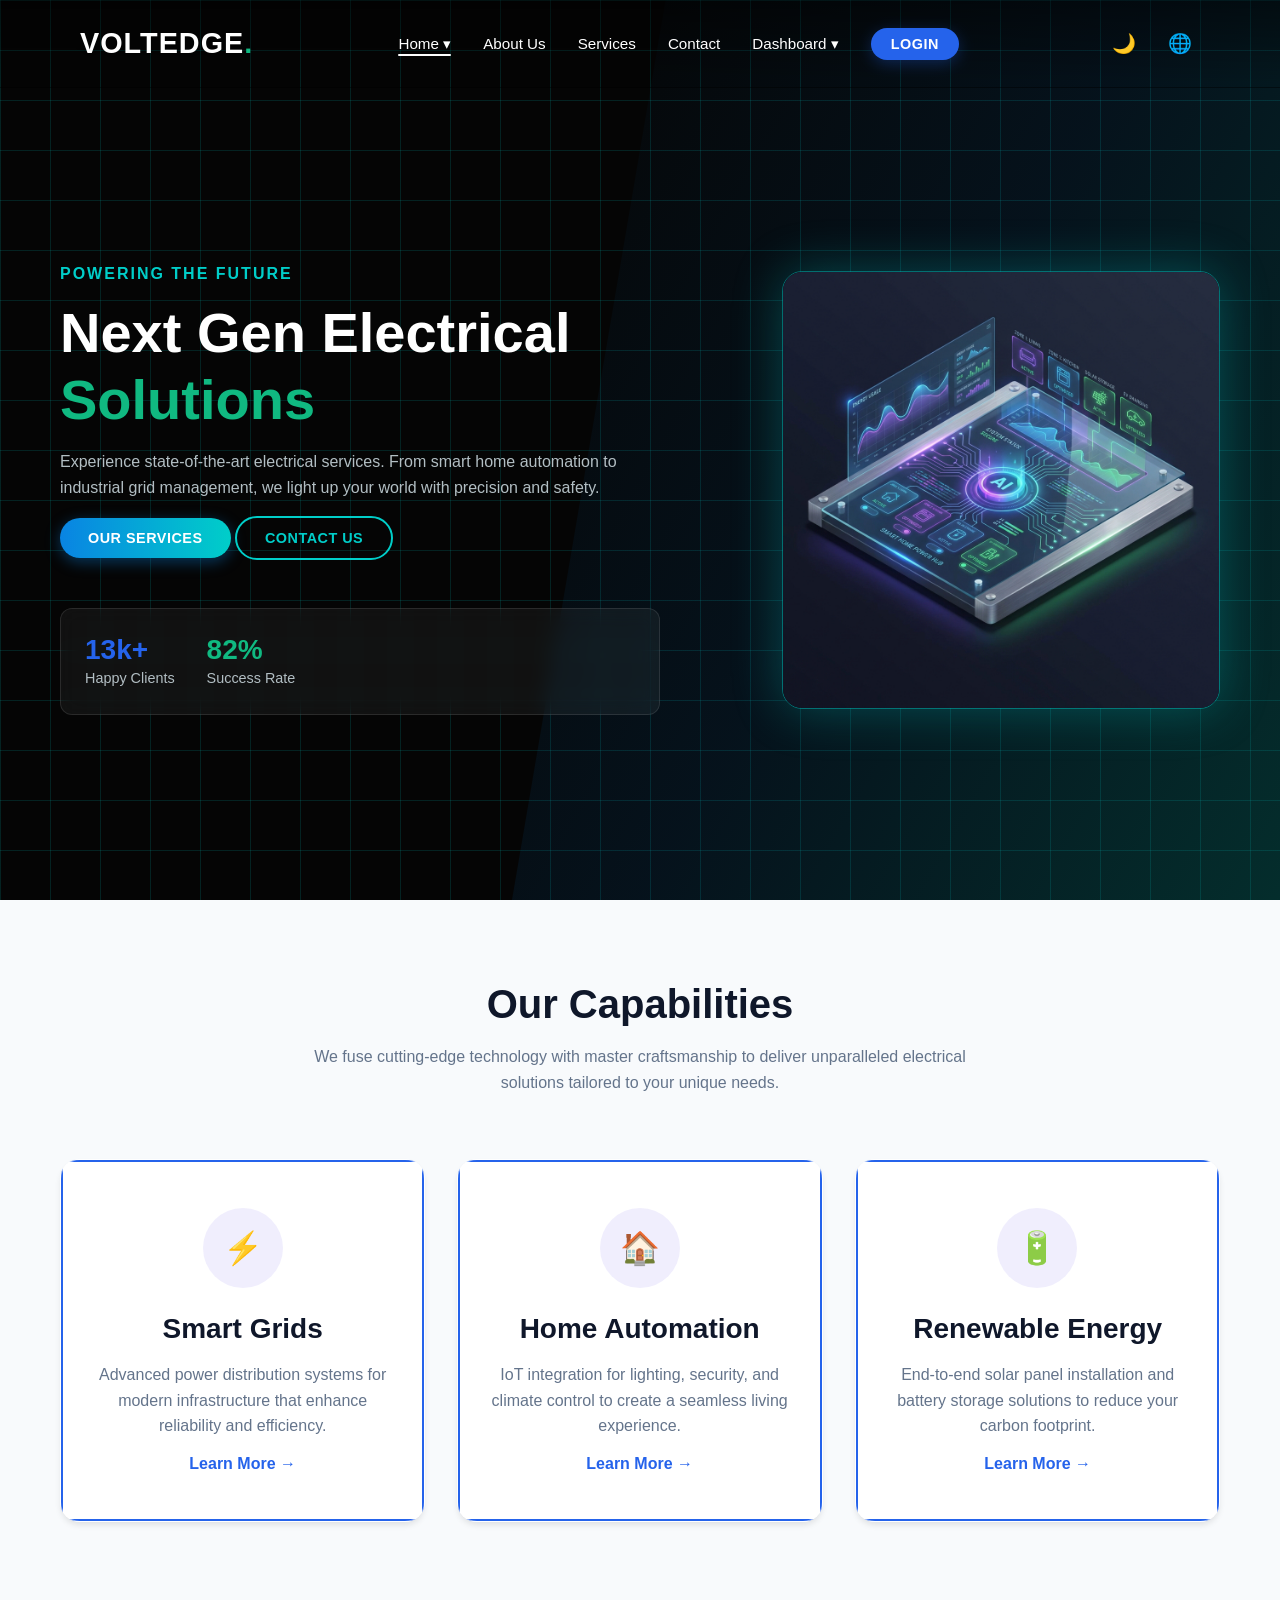
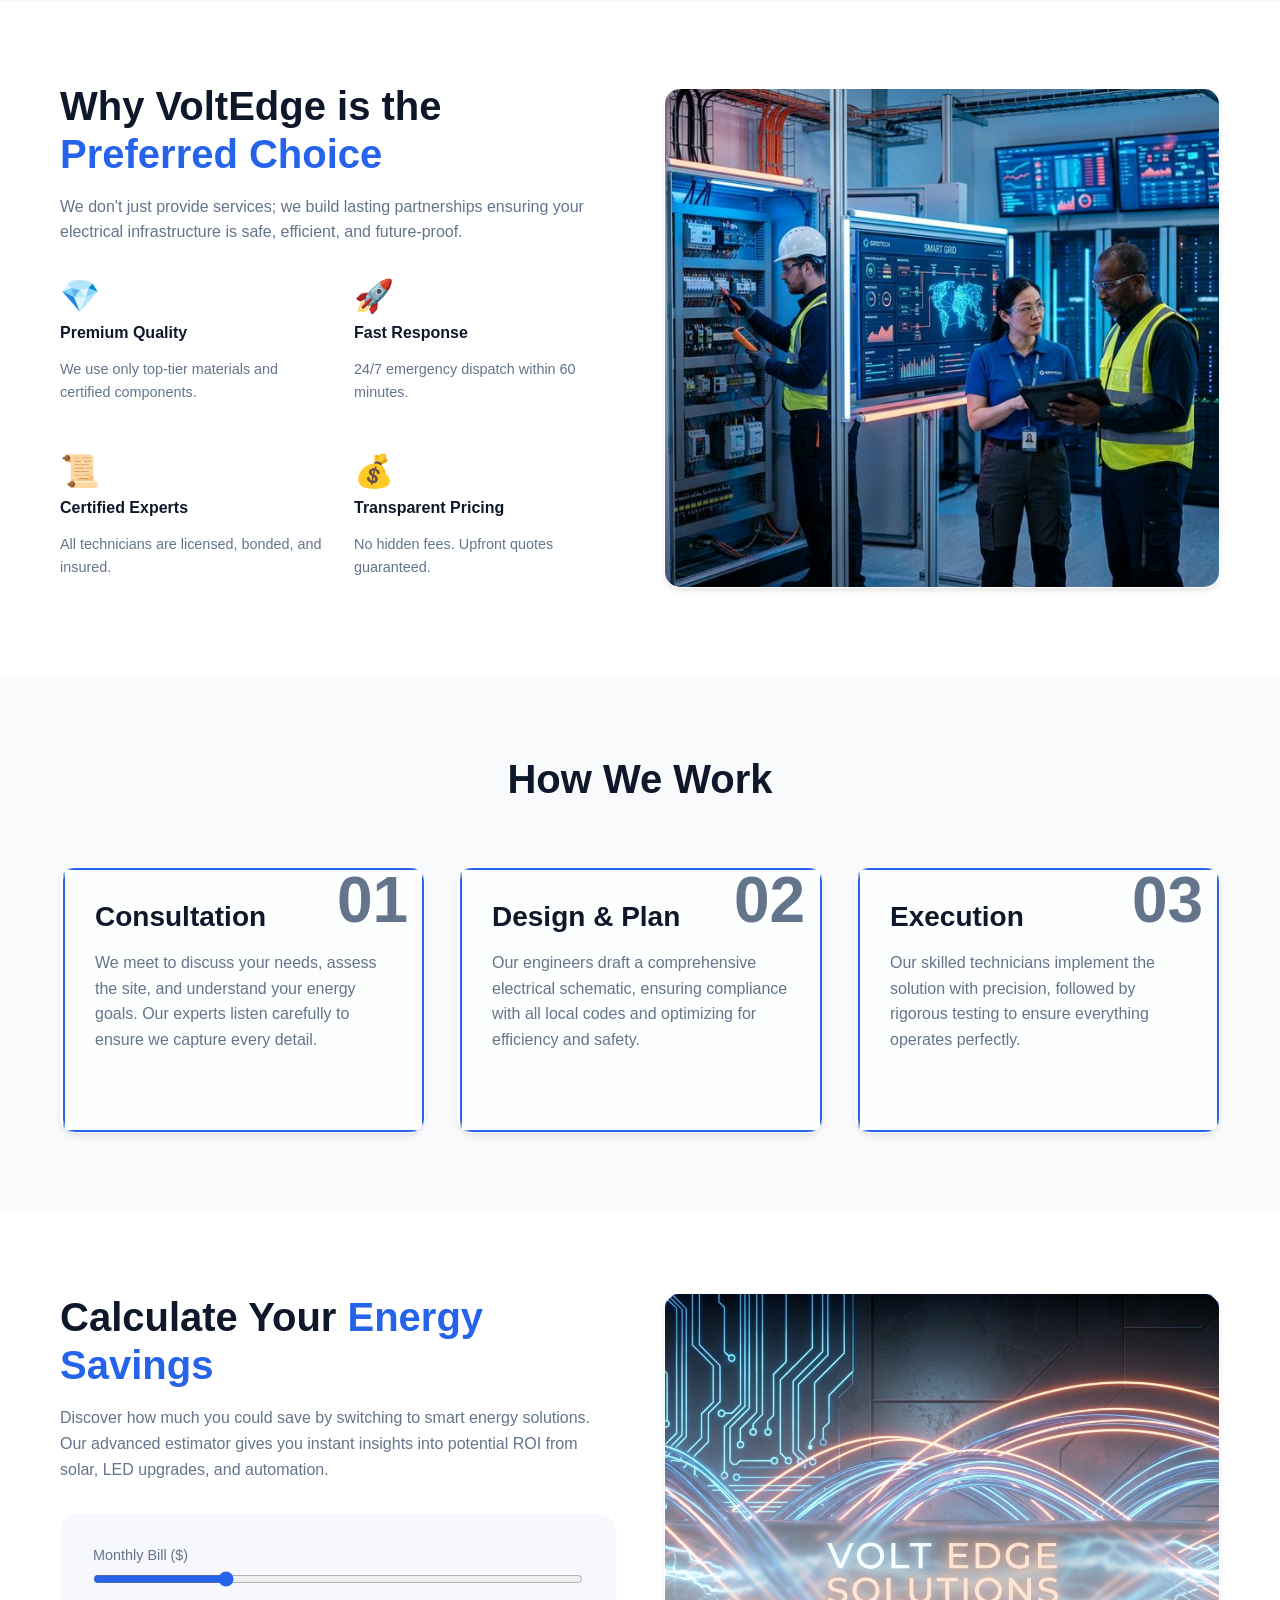
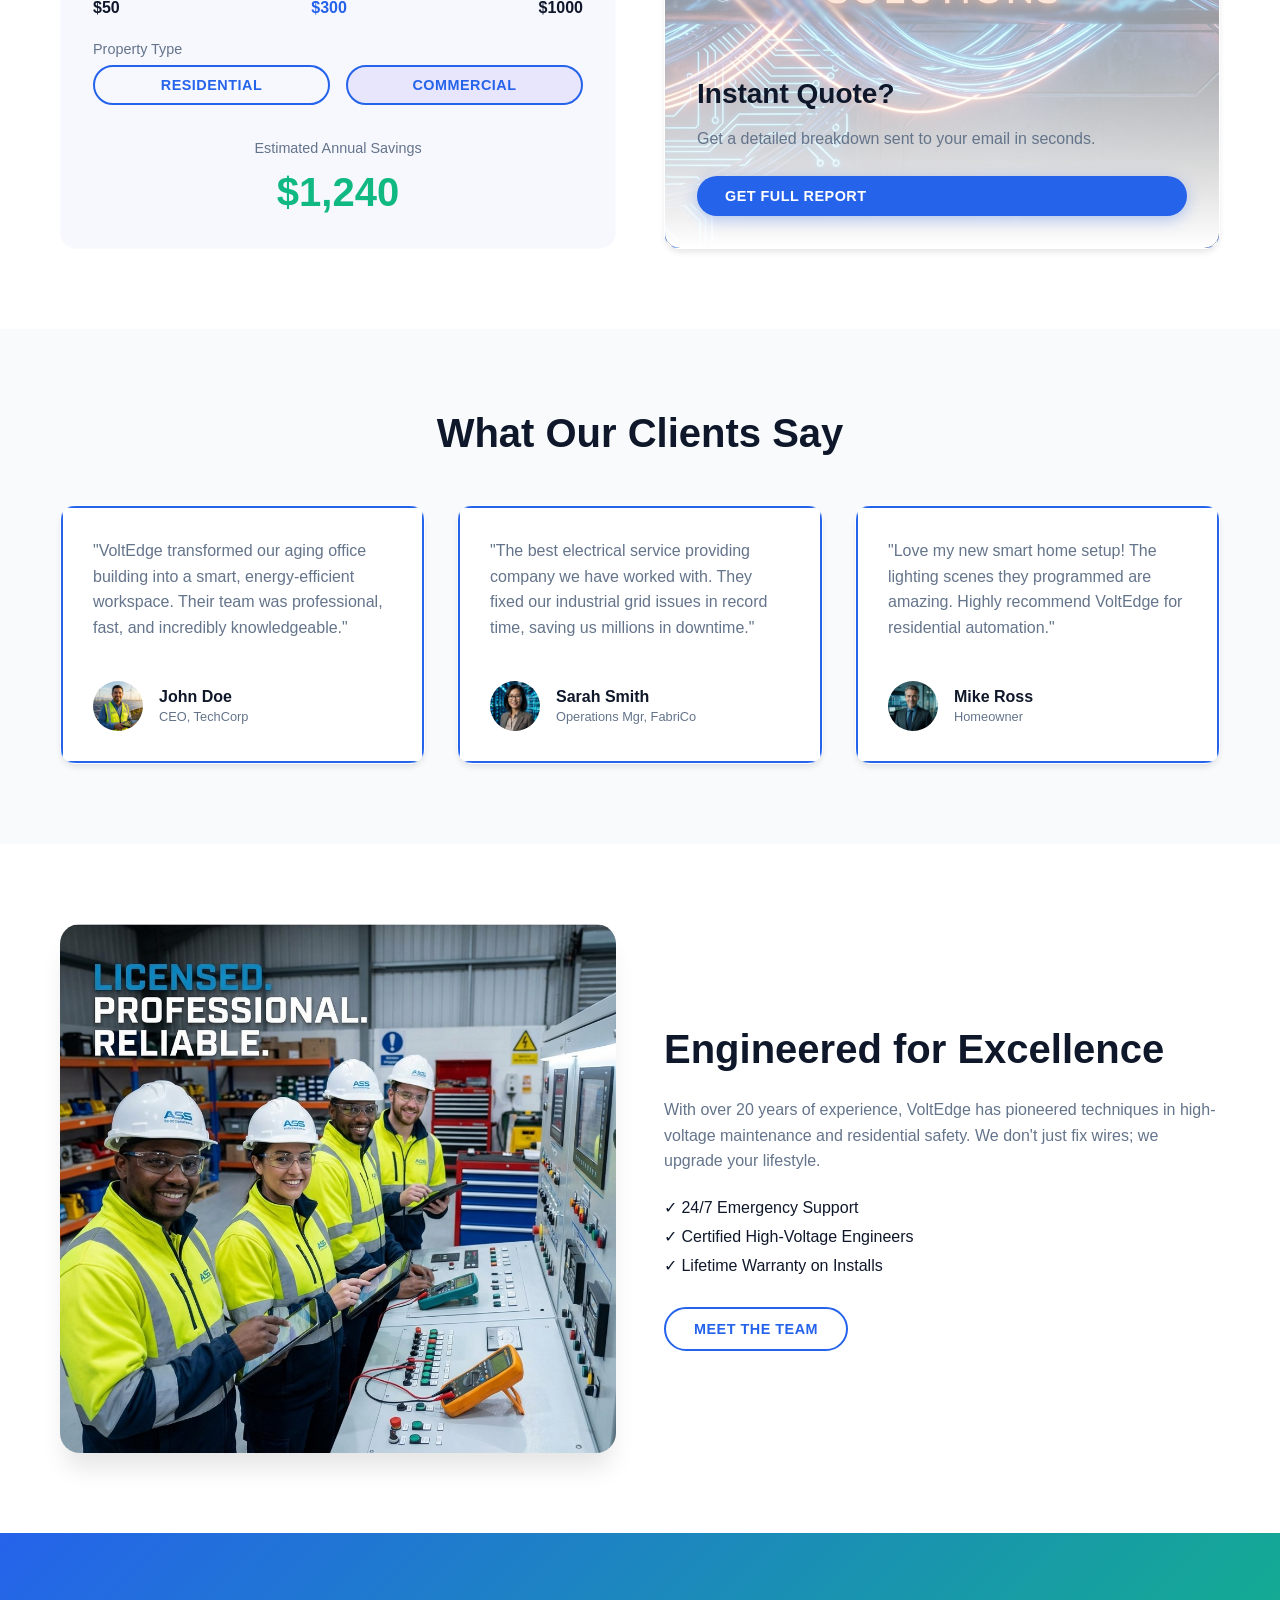
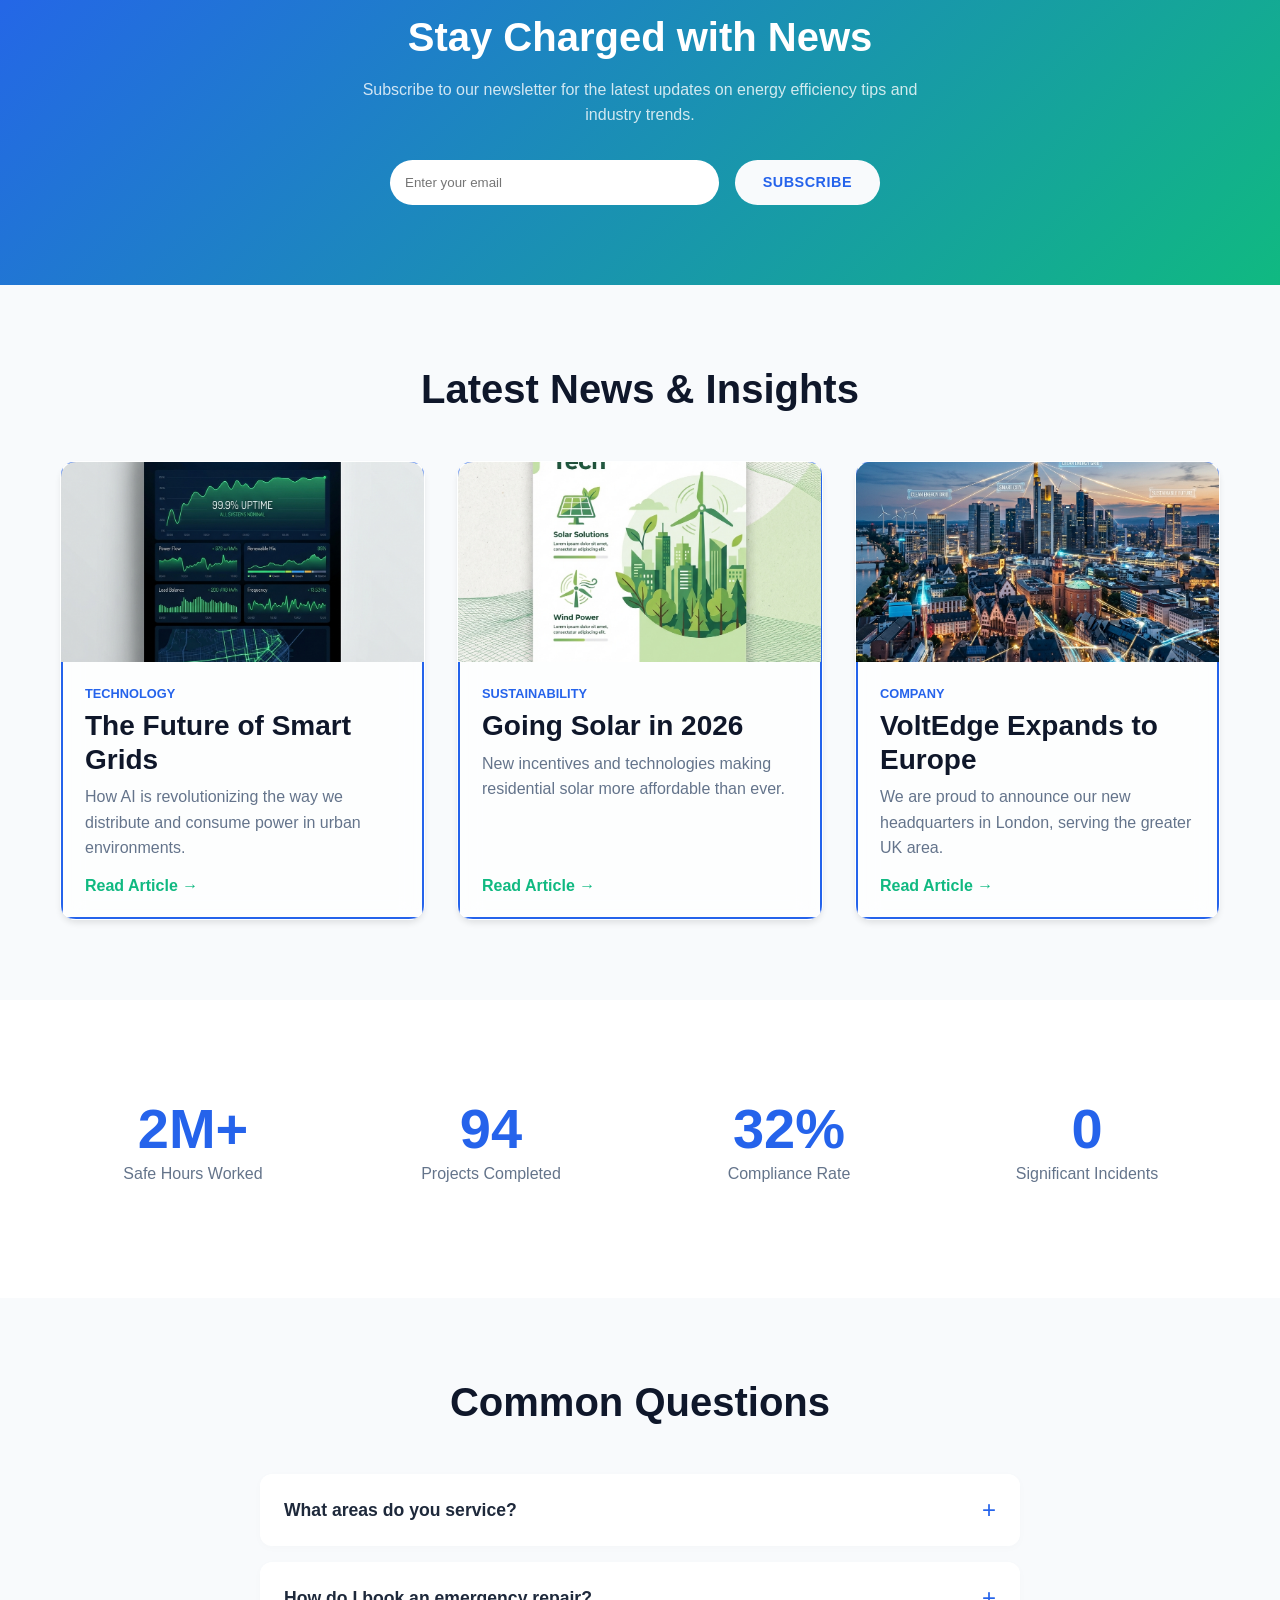
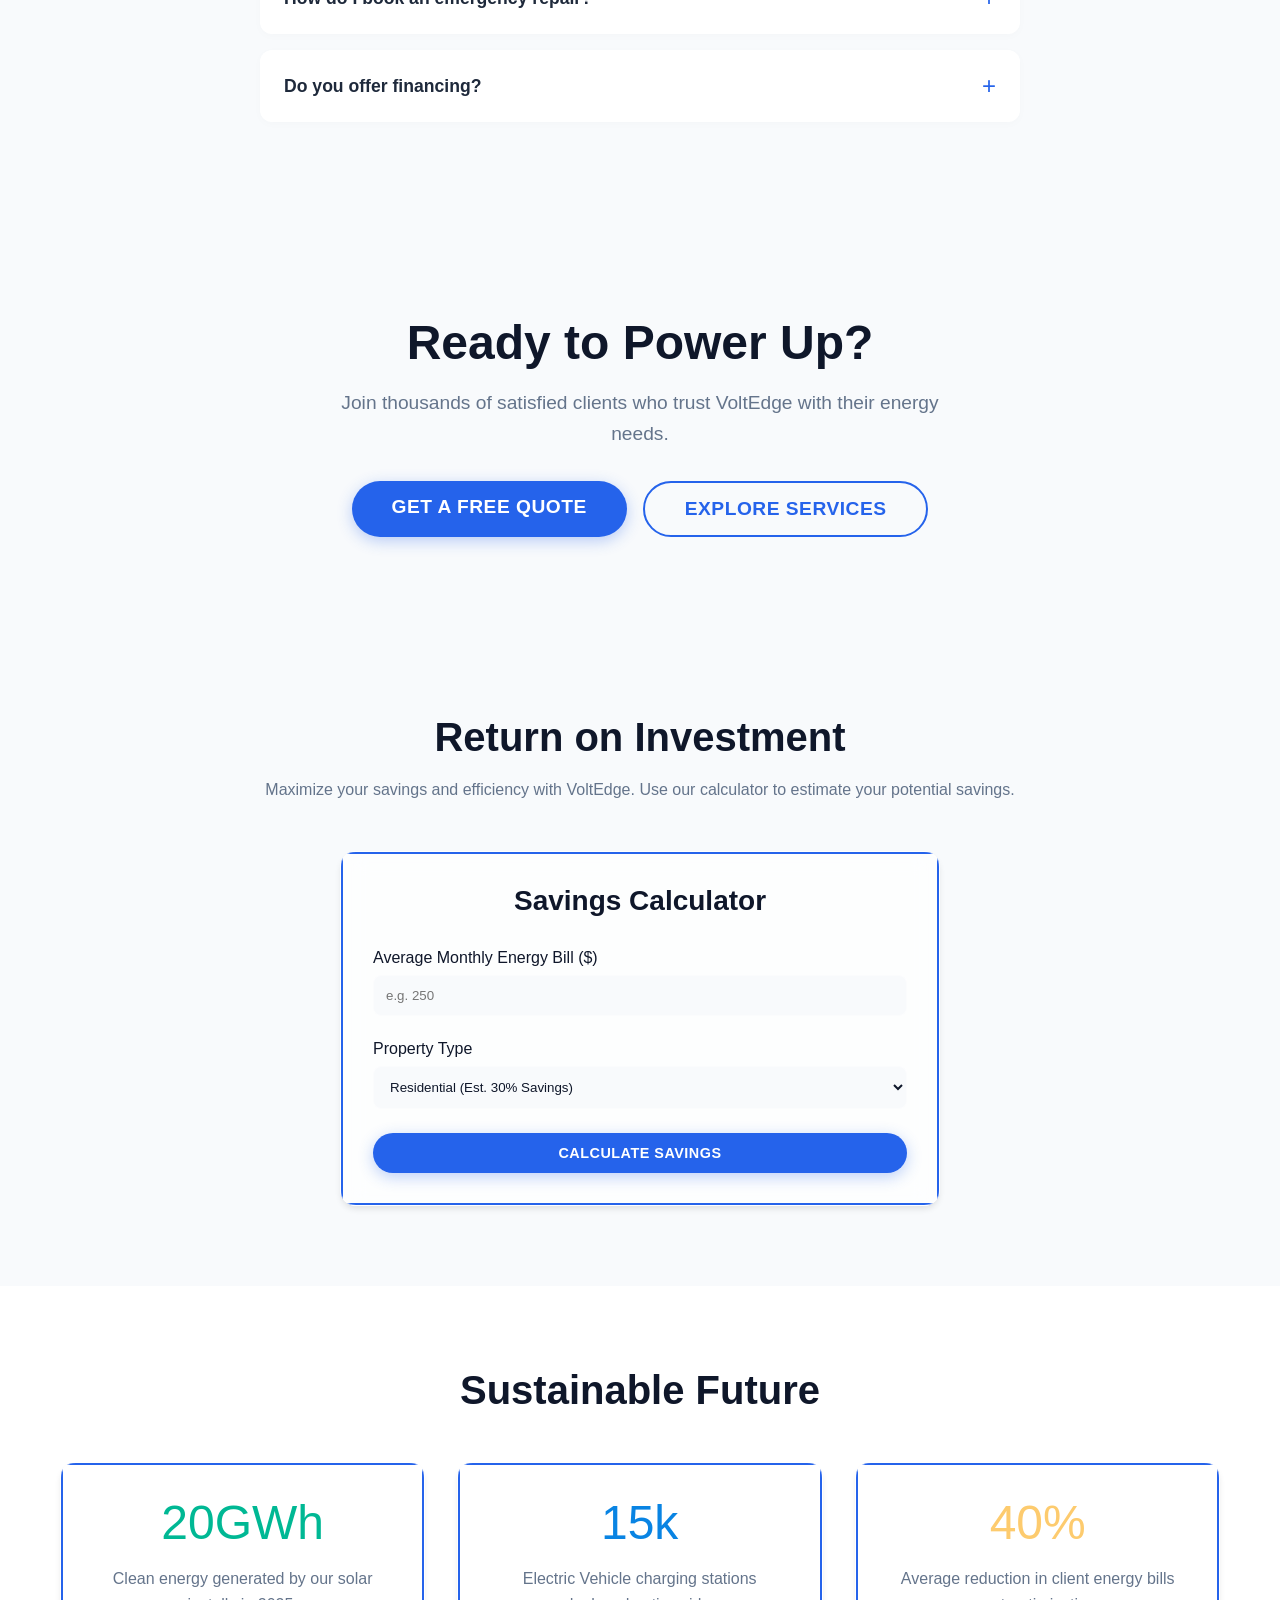
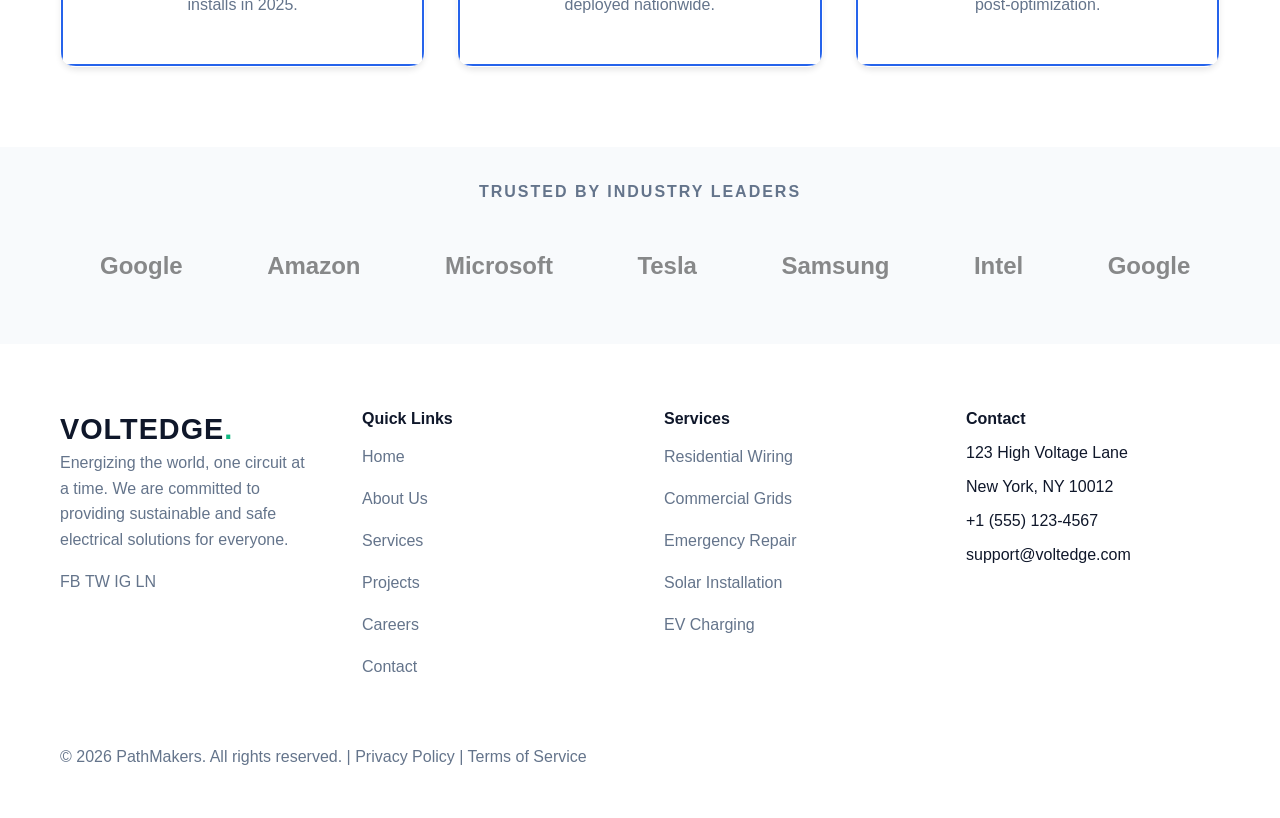
<file: index.html>
<!DOCTYPE html>
<html lang="en" dir="ltr">

<head>
    <meta charset="UTF-8">
    <meta name="viewport" content="width=device-width, initial-scale=1.0">
    <title>VoltEdge Solutions - Expert Electrical Services</title>
    <link rel="icon"
        href="data:image/svg+xml,<svg xmlns=%22http://www.w3.org/2000/svg%22 viewBox=%220 0 100 100%22><text y=%22.9em%22 font-size=%2290%22>⚡</text></svg>">
    <link rel="preconnect" href="https://fonts.googleapis.com">
    <link rel="preconnect" href="https://fonts.gstatic.com" crossorigin>
    <!-- 
    <link href="https://fonts.googleapis.com/css2?family=Inter:wght@300;400;600&family=Outfit:wght@700;800&display=swap"
        rel="stylesheet"> 
    -->
    <link rel="stylesheet" href="style.css">
    <style>
        .service-grid {
            display: grid;
            grid-template-columns: repeat(auto-fit, minmax(280px, 1fr));
            gap: 2rem;
            margin-top: 4rem;
        }

        /* Process Steps */
        .process-step {
            position: relative;
            padding: 2rem;
            border-left: 3px solid var(--glass-border);
            margin-bottom: 2rem;
            transition: var(--transition);
        }

        .process-step:hover {
            border-left-color: var(--primary);
            background: rgba(108, 92, 231, 0.05);
        }

        .step-number {
            font-size: 4rem;
            font-weight: 800;
            color: var(--text-muted);
            opacity: 0.15;
            position: absolute;
            top: 0;
            right: 1rem;
            line-height: 1;
        }

        .project-grid {
            display: grid;
            grid-template-columns: repeat(auto-fill, minmax(350px, 1fr));
            gap: 1.5rem;
        }

        .project-card {
            height: 300px;
            background-size: cover;
            background-position: center;
            border-radius: 16px;
            position: relative;
            overflow: hidden;
            cursor: pointer;
        }

        .project-overlay {
            position: absolute;
            bottom: 0;
            left: 0;
            width: 100%;
            background: linear-gradient(to top, rgba(0, 0, 0, 0.9), transparent);
            padding: 2rem;
            transform: translateY(100px);
            opacity: 0;
            transition: var(--transition);
        }

        .project-card:hover .project-overlay {
            transform: translateY(0);
            opacity: 1;
        }
    </style>
</head>

<body>

    <!-- Loader -->
    <div id="loader">
        <div class="circuit-loader">
            <div class="circuit-center"></div>
            <div class="circuit-ring"></div>
            <div class="circuit-ring"></div>
        </div>
        <div class="loader-text">Initializing...</div>
    </div>

    <!-- Navbar -->
    <nav class="navbar">
        <div class="container nav-container">
            <a href="index.html" class="logo">VoltEdge<span style="color:var(--secondary)">.</span></a>

            <ul class="nav-links">
                <li class="nav-item">
                    <span class="nav-link">Home ▾</span>
                    <ul class="dropdown-menu">
                        <li><a href="index.html" class="dropdown-item">Home 1</a></li>
                        <li><a href="index2.html" class="dropdown-item">Home 2</a></li>
                    </ul>
                </li>
                <li class="nav-item"><a href="about.html" class="nav-link">About Us</a></li>
                <li class="nav-item"><a href="services.html" class="nav-link">Services</a></li>
                <li class="nav-item"><a href="contact.html" class="nav-link">Contact</a></li>
                <li class="nav-item">
                    <span class="nav-link">Dashboard ▾</span>
                    <ul class="dropdown-menu">
                        <li><a href="user-dashboard.html" class="dropdown-item">User Dashboard</a></li>
                        <li><a href="admin-dashboard.html" class="dropdown-item">Admin Dashboard</a></li>
                    </ul>
                </li>
                <li class="nav-item"><a href="login.html" class="btn btn-primary"
                        style="padding: 8px 20px; color: white;">Login</a></li>
            </ul>

            <div class="nav-controls">
                <button id="theme-btn" class="btn-icon">🌙</button>
                <button id="rtl-btn" class="btn-icon" style="font-size: 1.2rem;">🌐</button>
            </div>
        </div>
    </nav>

    <!-- Hero Section with New Layout -->
    <header class="hero" id="home-hero">
        <div class="container">
            <div class="hero-content">
                <span class="hero-subtitle electric-subtitle">Powering the Future</span>
                <h1 class="electric-heading">Next Gen Electrical <br> <span
                        style="color:var(--secondary)">Solutions</span></h1>
                <p class="electric-desc" style="max-width: 600px;">
                    Experience state-of-the-art electrical services. From smart home automation to industrial grid
                    management, we light up your world with precision and safety.
                </p>
                <div class="hero-btns animate-up delay-300">
                    <a href="services.html" class="btn btn-primary">Our Services</a>
                    <a href="contact.html" class="btn btn-outline">Contact Us</a>
                </div>

                <div class="hero-stats-container animate-up delay-300">
                    <div>
                        <h3 class="counter-animate" data-target="15" data-suffix="k+"
                            style="margin: 0; color: var(--primary);">0</h3>
                        <p style="font-size: 0.9rem; margin: 0;">Happy Clients</p>
                    </div>
                    <div>
                        <h3 class="counter-animate" data-target="98" data-suffix="%"
                            style="margin: 0; color: var(--secondary);">0</h3>
                        <p style="font-size: 0.9rem; margin: 0;">Success Rate</p>
                    </div>
                </div>
            </div>

            <img src="Assets/hero-bg-2.jpg" alt="Abstract Circuits" class="hero-bg animate-up delay-200">
        </div>
    </header>

    <!-- Capabilities Preview -->
    <section class="section">
        <div class="container">
            <div style="text-align: center; max-width: 700px; margin: 0 auto;">
                <h2 class="animate-up">Our Capabilities</h2>
                <p class="animate-up delay-100">We fuse cutting-edge technology with master craftsmanship to deliver
                    unparalleled electrical solutions tailored to your unique needs.</p>
            </div>

            <div class="service-grid">
                <div class="glass-card feature-card animate-up delay-100">
                    <div class="icon-box">⚡</div>
                    <h3>Smart Grids</h3>
                    <p>Advanced power distribution systems for modern infrastructure that enhance reliability and
                        efficiency.</p>
                    <a href="#" style="color: var(--primary); font-weight: 600;">Learn More &rarr;</a>
                </div>
                <div class="glass-card feature-card animate-up delay-200">
                    <div class="icon-box">🏠</div>
                    <h3>Home Automation</h3>
                    <p>IoT integration for lighting, security, and climate control to create a seamless living
                        experience.</p>
                    <a href="#" style="color: var(--primary); font-weight: 600;">Learn More &rarr;</a>
                </div>
                <div class="glass-card feature-card animate-up delay-300">
                    <div class="icon-box">🔋</div>
                    <h3>Renewable Energy</h3>
                    <p>End-to-end solar panel installation and battery storage solutions to reduce your carbon
                        footprint.</p>
                    <a href="#" style="color: var(--primary); font-weight: 600;">Learn More &rarr;</a>
                </div>
            </div>
        </div>
    </section>

    <!-- Why Choose Us Grid -->
    <section class="section" style="background: var(--bg-card);">
        <div class="container">
            <div class="animate-up side-by-side-grid mobile-reverse">
                <div>
                    <h2>Why VoltEdge is the <span style="color: var(--primary);">Preferred Choice</span></h2>
                    <p>We don't just provide services; we build lasting partnerships ensuring your electrical
                        infrastructure is safe, efficient, and future-proof.</p>

                    <div style="display: grid; grid-template-columns: 1fr 1fr; gap: 2rem; margin-top: 2rem;">
                        <div>
                            <div style="font-size: 2rem; margin-bottom: 0.5rem;">💎</div>
                            <h4>Premium Quality</h4>
                            <p style="font-size: 0.9rem;">We use only top-tier materials and certified components.</p>
                        </div>
                        <div>
                            <div style="font-size: 2rem; margin-bottom: 0.5rem;">🚀</div>
                            <h4>Fast Response</h4>
                            <p style="font-size: 0.9rem;">24/7 emergency dispatch within 60 minutes.</p>
                        </div>
                        <div>
                            <div style="font-size: 2rem; margin-bottom: 0.5rem;">📜</div>
                            <h4>Certified Experts</h4>
                            <p style="font-size: 0.9rem;">All technicians are licensed, bonded, and insured.</p>
                        </div>
                        <div>
                            <div style="font-size: 2rem; margin-bottom: 0.5rem;">💰</div>
                            <h4>Transparent Pricing</h4>
                            <p style="font-size: 0.9rem;">No hidden fees. Upfront quotes guaranteed.</p>
                        </div>
                    </div>
                </div>
                <div class="glass-card" style="padding: 0; overflow: hidden; height: 500px;">
                    <img src="Assets/preferred_choice.png" style="width: 100%; height: 100%; object-fit: cover;" alt="Preferred Choice">
                </div>
            </div>
        </div>
    </section>

    <!-- Our Process -->
    <section class="section">
        <div class="container">
            <h2 class="animate-up" style="text-align: center; margin-bottom: 4rem;">How We Work</h2>
            <div style="display: grid; grid-template-columns: repeat(auto-fit, minmax(300px, 1fr)); gap: 2rem;">
                <div class="glass-card process-step animate-up delay-100">
                    <span class="step-number">01</span>
                    <h3>Consultation</h3>
                    <p>We meet to discuss your needs, assess the site, and understand your energy goals. Our experts
                        listen carefully to ensure we capture every detail.</p>
                </div>
                <div class="glass-card process-step animate-up delay-200">
                    <span class="step-number">02</span>
                    <h3>Design & Plan</h3>
                    <p>Our engineers draft a comprehensive electrical schematic, ensuring compliance with all local
                        codes and optimizing for efficiency and safety.</p>
                </div>
                <div class="glass-card process-step animate-up delay-300">
                    <span class="step-number">03</span>
                    <h3>Execution</h3>
                    <p>Our skilled technicians implement the solution with precision, followed by rigorous testing to
                        ensure everything operates perfectly.</p>
                </div>
            </div>
        </div>
    </section>

    <!-- Smart Calculator Preview -->
    <section class="section" style="background: var(--bg-card);">
        <div class="container">
            <div class="side-by-side-grid mobile-reverse">
                <div class="animate-up">
                    <h2>Calculate Your <span style="color: var(--primary);">Energy Savings</span></h2>
                    <p style="margin-bottom: 2rem;">Discover how much you could save by switching to smart energy
                        solutions. Our advanced estimator gives you instant insights into potential ROI from solar, LED
                        upgrades, and automation.</p>

                    <div
                        style="background: rgba(108, 92, 231, 0.05); padding: 2rem; border-radius: 16px; border: 1px solid var(--glass-border);">
                        <div style="margin-bottom: 1.5rem;">
                            <label
                                style="display: block; margin-bottom: 0.5rem; color: var(--text-muted); font-size: 0.9rem;">Monthly
                                Bill ($)</label>
                            <input type="range" min="50" max="1000" value="300"
                                style="width: 100%; accent-color: var(--primary);">
                            <div
                                style="display: flex; justify-content: space-between; font-weight: bold; margin-top: 0.5rem;">
                                <span>$50</span>
                                <span style="color: var(--primary);">$300</span>
                                <span>$1000</span>
                            </div>
                        </div>
                        <div style="margin-bottom: 2rem;">
                            <label
                                style="display: block; margin-bottom: 0.5rem; color: var(--text-muted); font-size: 0.9rem;">Property
                                Type</label>
                            <div style="display: flex; gap: 1rem;">
                                <button class="btn btn-outline" style="flex: 1; padding: 10px;">Residential</button>
                                <button class="btn btn-outline"
                                    style="flex: 1; padding: 10px; background: rgba(108, 92, 231, 0.1); border-color: var(--primary);">Commercial</button>
                            </div>
                        </div>
                        <div style="text-align: center;">
                            <p style="font-size: 0.9rem; color: var(--text-muted); margin-bottom: 0.5rem;">Estimated
                                Annual Savings</p>
                            <h3 style="font-size: 2.5rem; color: var(--secondary); margin: 0;">$1,240</h3>
                        </div>
                    </div>
                </div>

                <div class="glass-card animate-up delay-100"
                    style="padding: 0; overflow: hidden; height: 100%; min-height: 400px; position: relative;">
                    <img src="Assets/hero-bg-1.jpg" style="width: 100%; height: 100%; object-fit: cover;"
                        alt="Calculator Background">
                    <div
                        style="position: absolute; top: 0; left: 0; width: 100%; height: 100%; background: linear-gradient(to bottom, transparent, var(--bg-card)); display: flex; flex-direction: column; justify-content: flex-end; padding: 2rem;">
                        <h3>Instant Quote?</h3>
                        <p style="margin-bottom: 1.5rem;">Get a detailed breakdown sent to your email in seconds.</p>
                        <a href="contact.html" class="btn btn-primary">Get Full Report</a>
                    </div>
                </div>
            </div>
        </div>
    </section>

    <!-- Testimonials -->
    <section class="section">
        <div class="container">
            <h2 class="animate-up" style="text-align: center; margin-bottom: 3rem;">What Our Clients Say</h2>
            <div class="testimonial-grid">
                <div class="testimonial-card animate-up delay-100">
                    <p>"VoltEdge transformed our aging office building into a smart, energy-efficient workspace. Their
                        team was professional, fast, and incredibly knowledgeable."</p>
                    <div class="testimonial-author">
                        <img src="Assets/profile_david.png" class="author-avatar" alt="Client">
                        <div>
                            <h4 style="font-size: 1rem; margin: 0;">John Doe</h4>
                            <span style="font-size: 0.8rem; color: var(--text-muted);">CEO, TechCorp</span>
                        </div>
                    </div>
                </div>
                <div class="testimonial-card animate-up delay-200">
                    <p>"The best electrical service providing company we have worked with. They fixed our industrial
                        grid issues in record time, saving us millions in downtime."</p>
                    <div class="testimonial-author">
                        <img src="Assets/profile_sarah.png" class="author-avatar" alt="Client">
                        <div>
                            <h4 style="font-size: 1rem; margin: 0;">Sarah Smith</h4>
                            <span style="font-size: 0.8rem; color: var(--text-muted);">Operations Mgr, FabriCo</span>
                        </div>
                    </div>
                </div>
                <div class="testimonial-card animate-up delay-300">
                    <p>"Love my new smart home setup! The lighting scenes they programmed are amazing. Highly recommend
                        VoltEdge for residential automation."</p>
                    <div class="testimonial-author">
                        <img src="Assets/profile_marcus.png" class="author-avatar" alt="Client">
                        <div>
                            <h4 style="font-size: 1rem; margin: 0;">Mike Ross</h4>
                            <span style="font-size: 0.8rem; color: var(--text-muted);">Homeowner</span>
                        </div>
                    </div>
                </div>
            </div>
        </div>
    </section>

    <!-- About Snippet -->
    <section class="section" style="background: var(--bg-card);">
        <div class="container side-by-side-grid">
            <div class="animate-up">
                <img src="Assets/about-us.jpg" alt="Our Team"
                    style="border-radius: 20px; box-shadow: var(--shadow-lg);">
            </div>
            <div class="animate-up delay-200">
                <h2 style="margin-bottom: 1.5rem;">Engineered for Excellence</h2>
                <p style="margin-bottom: 1.5rem;">
                    With over 20 years of experience, VoltEdge has pioneered techniques in high-voltage maintenance and
                    residential safety. We don't just fix wires; we upgrade your lifestyle.
                </p>
                <ul style="margin-bottom: 2rem;">
                    <li style="margin-bottom: 10px;">✓ 24/7 Emergency Support</li>
                    <li style="margin-bottom: 10px;">✓ Certified High-Voltage Engineers</li>
                    <li style="margin-bottom: 10px;">✓ Lifetime Warranty on Installs</li>
                </ul>
                <a href="about.html" class="btn btn-outline">Meet the Team</a>
            </div>
        </div>
    </section>

    <!-- Newsletter CTA -->
    <section class="section"
        style="background: linear-gradient(135deg, var(--primary) 0%, var(--secondary) 100%); color: white;">
        <div class="container" style="text-align: center;">
            <h2 style="color: white; margin-bottom: 1rem;">Stay Charged with News</h2>
            <p style="color: rgba(255,255,255,0.8); max-width: 600px; margin: 0 auto 2rem;">Subscribe to our newsletter
                for the latest updates on energy efficiency tips and industry trends.</p>
            <form style="display: inline-flex; gap: 1rem; max-width: 500px; width: 100%; padding-right: 10px;">
                <input type="email" placeholder="Enter your email"
                    style="border: none; padding: 15px; border-radius: 50px; flex: 1; outline: none; min-width: 0;">
                <button class="btn" style="background: var(--bg-body); color: var(--primary); text-transform: uppercase; font-weight: 700; flex-shrink: 0;">Subscribe</button>
            </form>
        </div>
    </section>

    <!-- Latest News -->
    <section class="section">
        <div class="container">
            <h2 class="animate-up" style="text-align: center; margin-bottom: 3rem;">Latest News & Insights</h2>
            <div style="display: grid; grid-template-columns: repeat(auto-fit, minmax(300px, 1fr)); gap: 2rem;">
                <div class="glass-card animate-up delay-100" style="padding: 0; overflow: hidden;">
                    <img src="Assets/poster_grid.png" style="width: 100%; height: 200px; object-fit: cover;"
                        alt="Smart Grid Tech">
                    <div class="news-content" style="padding: 1.5rem;">
                        <span style="font-size: 0.8rem; color: var(--primary); font-weight: bold;">TECHNOLOGY</span>
                        <h3 style="margin: 0.5rem 0;">The Future of Smart Grids</h3>
                        <p>How AI is revolutionizing the way we distribute and consume power in urban environments.</p>
                        <a href="#" style="color: var(--secondary); font-weight: 600;">Read Article &rarr;</a>
                    </div>
                </div>
                <div class="glass-card animate-up delay-200" style="padding: 0; overflow: hidden;">
                    <img src="Assets/poster_renewable.png" style="width: 100%; height: 200px; object-fit: cover;"
                        alt="Solar Panles">
                    <div class="news-content" style="padding: 1.5rem;">
                        <span style="font-size: 0.8rem; color: var(--primary); font-weight: bold;">SUSTAINABILITY</span>
                        <h3 style="margin: 0.5rem 0;">Going Solar in 2026</h3>
                        <p>New incentives and technologies making residential solar more affordable than ever.</p>
                        <a href="#" style="color: var(--secondary); font-weight: 600;">Read Article &rarr;</a>
                    </div>
                </div>
                <div class="glass-card animate-up delay-300" style="padding: 0; overflow: hidden;">
                    <img src="Assets/volt_case_europe.png" style="width: 100%; height: 200px; object-fit: cover;"
                        alt="London Office">
                    <div class="news-content" style="padding: 1.5rem;">
                        <span style="font-size: 0.8rem; color: var(--primary); font-weight: bold;">COMPANY</span>
                        <h3 style="margin: 0.5rem 0;">VoltEdge Expands to Europe</h3>
                        <p>We are proud to announce our new headquarters in London, serving the greater UK area.</p>
                        <a href="#" style="color: var(--secondary); font-weight: 600;">Read Article &rarr;</a>
                    </div>
                </div>
            </div>
        </div>
    </section>

    <!-- Safety Stats Counter -->
    <section class="section" style="background: var(--bg-card); padding: 4rem 0;">
        <div class="container">
            <div style="display: grid; grid-template-columns: repeat(4, 1fr); gap: 2rem; text-align: center;">
                <div class="counter-box animate-up">
                    <div class="counter-number counter-animate" data-target="5" data-suffix="M+">0</div>
                    <p>Safe Hours Worked</p>
                </div>
                <div class="counter-box animate-up delay-100">
                    <div class="counter-number counter-animate" data-target="300">0</div>
                    <p>Projects Completed</p>
                </div>
                <div class="counter-box animate-up delay-200">
                    <div class="counter-number counter-animate" data-target="100" data-suffix="%">0</div>
                    <p>Compliance Rate</p>
                </div>
                <div class="counter-box animate-up delay-300">
                    <div class="counter-number">0</div>
                    <p>Significant Incidents</p>
                </div>
            </div>
        </div>
    </section>

    <!-- Essential FAQ -->
    <section class="section">
        <div class="container" style="max-width: 800px;">
            <h2 class="animate-up" style="text-align: center; margin-bottom: 3rem;">Common Questions</h2>

            <details class="modern-faq animate-up delay-100">
                <summary>What areas do you service? <span class="loading-icon">+</span></summary>
                <p>We currently operate in 15 states across the US and have recently expanded to the UK. Check our
                    Locations page for specific coverages.</p>
            </details>

            <details class="modern-faq animate-up delay-200">
                <summary>How do I book an emergency repair? <span class="loading-icon">+</span></summary>
                <p>Call our 24/7 hotline immediately. For non-urgent matters, you can use the booking form on our
                    Contact page.</p>
            </details>

            <details class="modern-faq animate-up delay-300">
                <summary>Do you offer financing? <span class="loading-icon">+</span></summary>
                <p>Yes, we partner with major financial institutions to offer 0% interest financing for 12 months on
                    approved large projects.</p>
            </details>
        </div>
    </section>

    <!-- Final CTA -->
    <section class="section" style="text-align: center; padding: 6rem 0;">
        <div class="container">
            <h2 class="animate-up" style="font-size: 3rem; margin-bottom: 1rem;">Ready to Power Up?</h2>
            <p class="animate-up delay-100" style="font-size: 1.2rem; max-width: 600px; margin: 0 auto 2rem;">Join
                thousands of satisfied clients who trust VoltEdge with their energy needs.</p>
            <div class="animate-up delay-200" style="display: inline-flex; gap: 1rem;">
                <a href="contact.html" class="btn btn-primary" style="padding: 15px 40px; font-size: 1.2rem;">Get a Free
                    Quote</a>
                <a href="services.html" class="btn btn-outline" style="padding: 15px 40px; font-size: 1.2rem;">Explore
                    Services</a>
            </div>
        </div>
    </section>

    <!-- ROI Section -->
    <section class="section" style="background: var(--bg-body);">
        <div class="container">
            <div style="text-align: center; max-width: 800px; margin: 0 auto 3rem;">
                <h2 class="animate-up">Return on Investment</h2>
                <p class="animate-up delay-100">Maximize your savings and efficiency with VoltEdge. Use our calculator
                    to estimate your potential savings.</p>
            </div>

            <div class="glass-card animate-up" style="max-width: 600px; margin: 0 auto; padding: 2rem;">
                <h3 style="text-align: center; margin-bottom: 2rem;">Savings Calculator</h3>
                <div style="display: grid; gap: 1.5rem;">
                    <div>
                        <label style="display: block; margin-bottom: 0.5rem;">Average Monthly Energy Bill ($)</label>
                        <input type="number" id="roi-bill" placeholder="e.g. 250"
                            style="width: 100%; padding: 12px; border-radius: 8px; border: 1px solid var(--glass-border); background: var(--bg-body); color: var(--text-main);">
                    </div>
                    <div>
                        <label style="display: block; margin-bottom: 0.5rem;">Property Type</label>
                        <select id="roi-type"
                            style="width: 100%; padding: 12px; border-radius: 8px; border: 1px solid var(--glass-border); background: var(--bg-body); color: var(--text-main);">
                            <option value="residential">Residential (Est. 30% Savings)</option>
                            <option value="commercial">Commercial (Est. 45% Savings)</option>
                            <option value="industrial">Industrial (Est. 20% Savings)</option>
                        </select>
                    </div>
                    <button onclick="calculateROI()" class="btn btn-primary" style="width: 100%;">Calculate
                        Savings</button>

                    <div id="roi-result"
                        style="display: none; margin-top: 1.5rem; text-align: center; padding-top: 1.5rem; border-top: 1px solid var(--glass-border);">
                        <h4>Annual Estimated Savings</h4>
                        <div style="font-size: 2.5rem; color: var(--secondary); font-weight: 800; margin: 0.5rem 0;"
                            id="roi-amount">$0</div>
                        <p style="font-size: 0.9rem; color: var(--text-muted);">Includes projected tax incentives and
                            efficiency gains.</p>
                    </div>
                </div>
            </div>

        </div>
    </section>

    <script>
        function calculateROI() {
            const bill = parseFloat(document.getElementById('roi-bill').value);
            const type = document.getElementById('roi-type').value;
            let savingsRate = 0;

            if (!bill) {
                alert('Please enter your monthly bill amount.');
                return;
            }

            switch (type) {
                case 'residential': savingsRate = 0.30; break;
                case 'commercial': savingsRate = 0.45; break;
                case 'industrial': savingsRate = 0.20; break;
            }

            const annualSavings = (bill * 12) * savingsRate;

            document.getElementById('roi-amount').textContent = '$' + annualSavings.toLocaleString(undefined, { minimumFractionDigits: 2, maximumFractionDigits: 2 });
            document.getElementById('roi-result').style.display = 'block';
        }
    </script>

    <!-- Environmental Impact -->
    <section class="section" style="background: var(--bg-card);">
        <div class="container">
            <h2 style="text-align: center; margin-bottom: 3rem;">Sustainable Future</h2>
            <div style="display: grid; grid-template-columns: repeat(3, 1fr); gap: 2rem;">
                <div class="glass-card animate-up" style="text-align: center;">
                    <div style="font-size: 3rem; color: #00b894; margin-bottom: 1rem;">20GWh</div>
                    <p>Clean energy generated by our solar installs in 2025.</p>
                </div>
                <div class="glass-card animate-up delay-100" style="text-align: center;">
                    <div style="font-size: 3rem; color: #0984e3; margin-bottom: 1rem;">15k</div>
                    <p>Electric Vehicle charging stations deployed nationwide.</p>
                </div>
                <div class="glass-card animate-up delay-200" style="text-align: center;">
                    <div style="font-size: 3rem; color: #fdcb6e; margin-bottom: 1rem;">40%</div>
                    <p>Average reduction in client energy bills post-optimization.</p>
                </div>
            </div>
        </div>
    </section>

    <!-- Client Marquee -->
    <section class="section" style="padding: 2rem 0; overflow: hidden;">
        <div class="container">
            <p style="text-align: center; color: var(--text-muted); font-weight: bold; letter-spacing: 2px;">TRUSTED BY
                INDUSTRY LEADERS</p>
            <div class="client-marquee">
                <div class="marquee-content">
                    <span class="client-logo" style="font-size: 1.5rem; font-weight: bold;">Google</span>
                    <span class="client-logo" style="font-size: 1.5rem; font-weight: bold;">Amazon</span>
                    <span class="client-logo" style="font-size: 1.5rem; font-weight: bold;">Microsoft</span>
                    <span class="client-logo" style="font-size: 1.5rem; font-weight: bold;">Tesla</span>
                    <span class="client-logo" style="font-size: 1.5rem; font-weight: bold;">Samsung</span>
                    <span class="client-logo" style="font-size: 1.5rem; font-weight: bold;">Intel</span>
                    <!-- Duplicate for infinite scroll illusion -->
                    <span class="client-logo" style="font-size: 1.5rem; font-weight: bold;">Google</span>
                    <span class="client-logo" style="font-size: 1.5rem; font-weight: bold;">Amazon</span>
                    <span class="client-logo" style="font-size: 1.5rem; font-weight: bold;">Microsoft</span>
                    <span class="client-logo" style="font-size: 1.5rem; font-weight: bold;">Tesla</span>
                    <span class="client-logo" style="font-size: 1.5rem; font-weight: bold;">Samsung</span>
                    <span class="client-logo" style="font-size: 1.5rem; font-weight: bold;">Intel</span>
                </div>
            </div>
        </div>
    </section>

    <!-- Footer -->
    <!-- Footer -->
    <footer class="footer">
        <div class="container">
            <div class="footer-grid">
                <div class="footer-col footer-brand-col">
                    <a href="index.html" class="logo">VOLTEDGE<span style="color:var(--secondary)">.</span></a>
                    <p>Energizing the world, one circuit at a time. We are committed to providing sustainable and safe
                        electrical solutions for everyone.</p>
                    <div class="footer-socials">
                        <a href="#">FB</a>
                        <a href="#">TW</a>
                        <a href="#">IG</a>
                        <a href="#">LN</a>
                    </div>
                </div>

                <div class="footer-col">
                    <h4>Quick Links</h4>
                    <ul>
                        <li><a href="index.html">Home</a></li>
                        <li><a href="about.html">About Us</a></li>
                        <li><a href="services.html">Services</a></li>
                        <li><a href="projects.html">Projects</a></li>
                        <li><a href="career.html">Careers</a></li>
                        <li><a href="contact.html">Contact</a></li>
                    </ul>
                </div>

                <div class="footer-col">
                    <h4>Services</h4>
                    <ul>
                        <li><a href="#">Residential Wiring</a></li>
                        <li><a href="#">Commercial Grids</a></li>
                        <li><a href="#">Emergency Repair</a></li>
                        <li><a href="#">Solar Installation</a></li>
                        <li><a href="#">EV Charging</a></li>
                    </ul>
                </div>

                <div class="footer-col">
                    <h4>Contact</h4>
                    <ul>
                        <li>123 High Voltage Lane</li>
                        <li>New York, NY 10012</li>
                        <li>+1 (555) 123-4567</li>
                        <li>support@voltedge.com</li>
                    </ul>
                </div>
            </div>

            <div class="footer-bottom">
                <p>&copy; 2026 PathMakers. All rights reserved. | <a href="#">Privacy Policy</a> | <a href="#">Terms of
                        Service</a></p>
            </div>
        </div>
    </footer>

    <script src="rtltoggle.js"></script>
    <script src="main.js"></script>
</body>

</html>
</file>
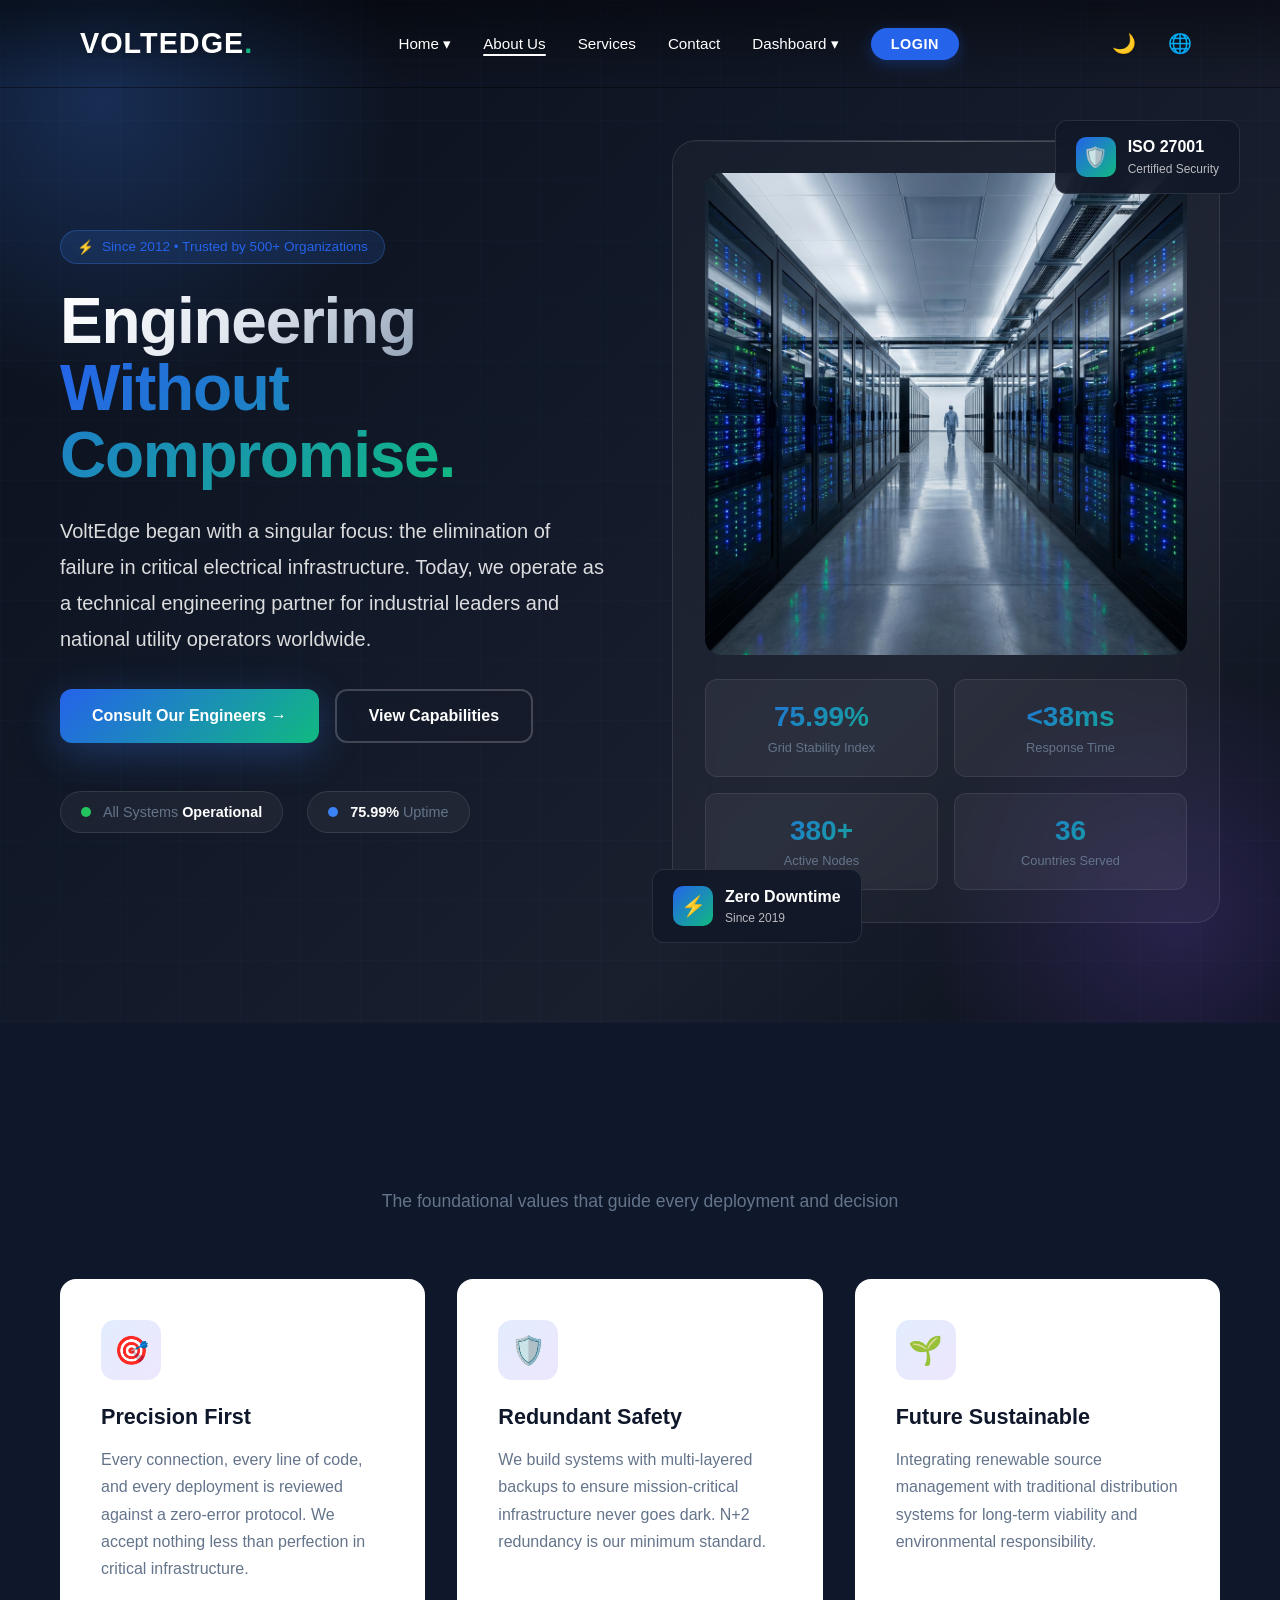
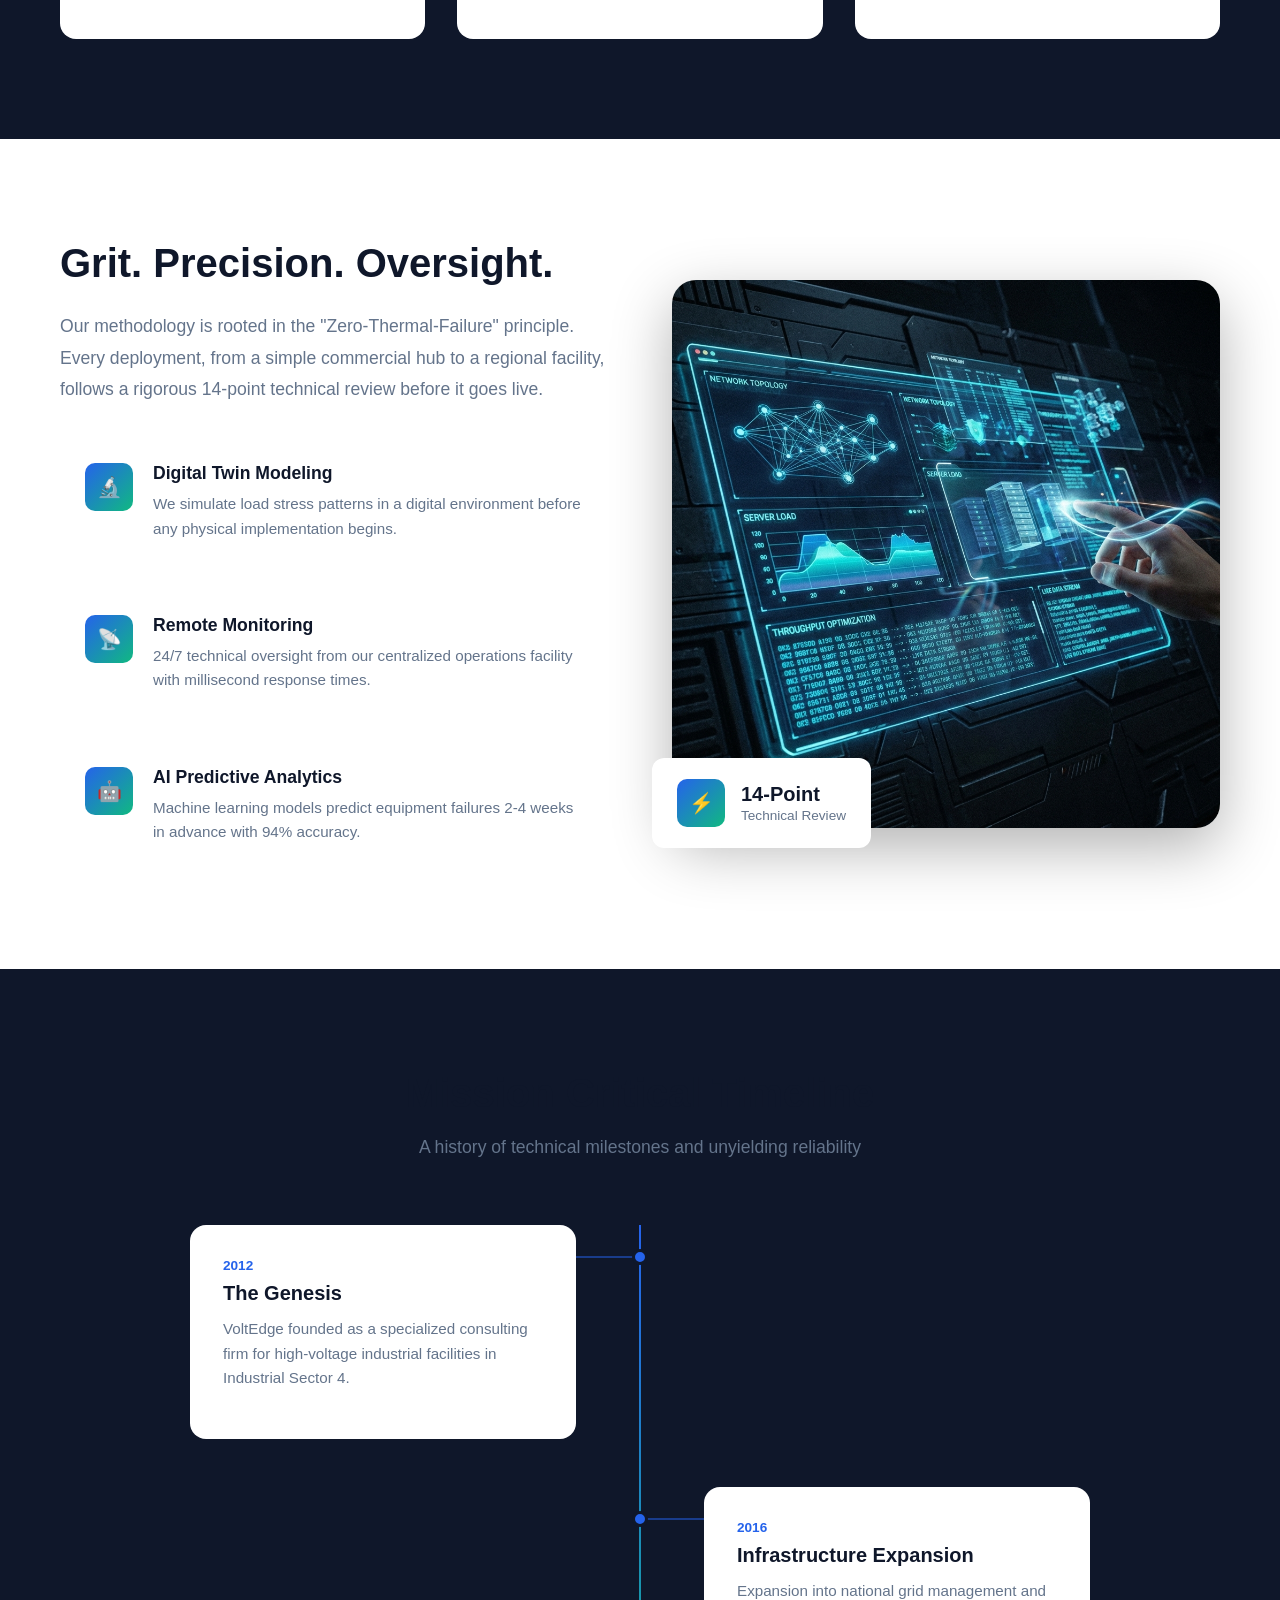
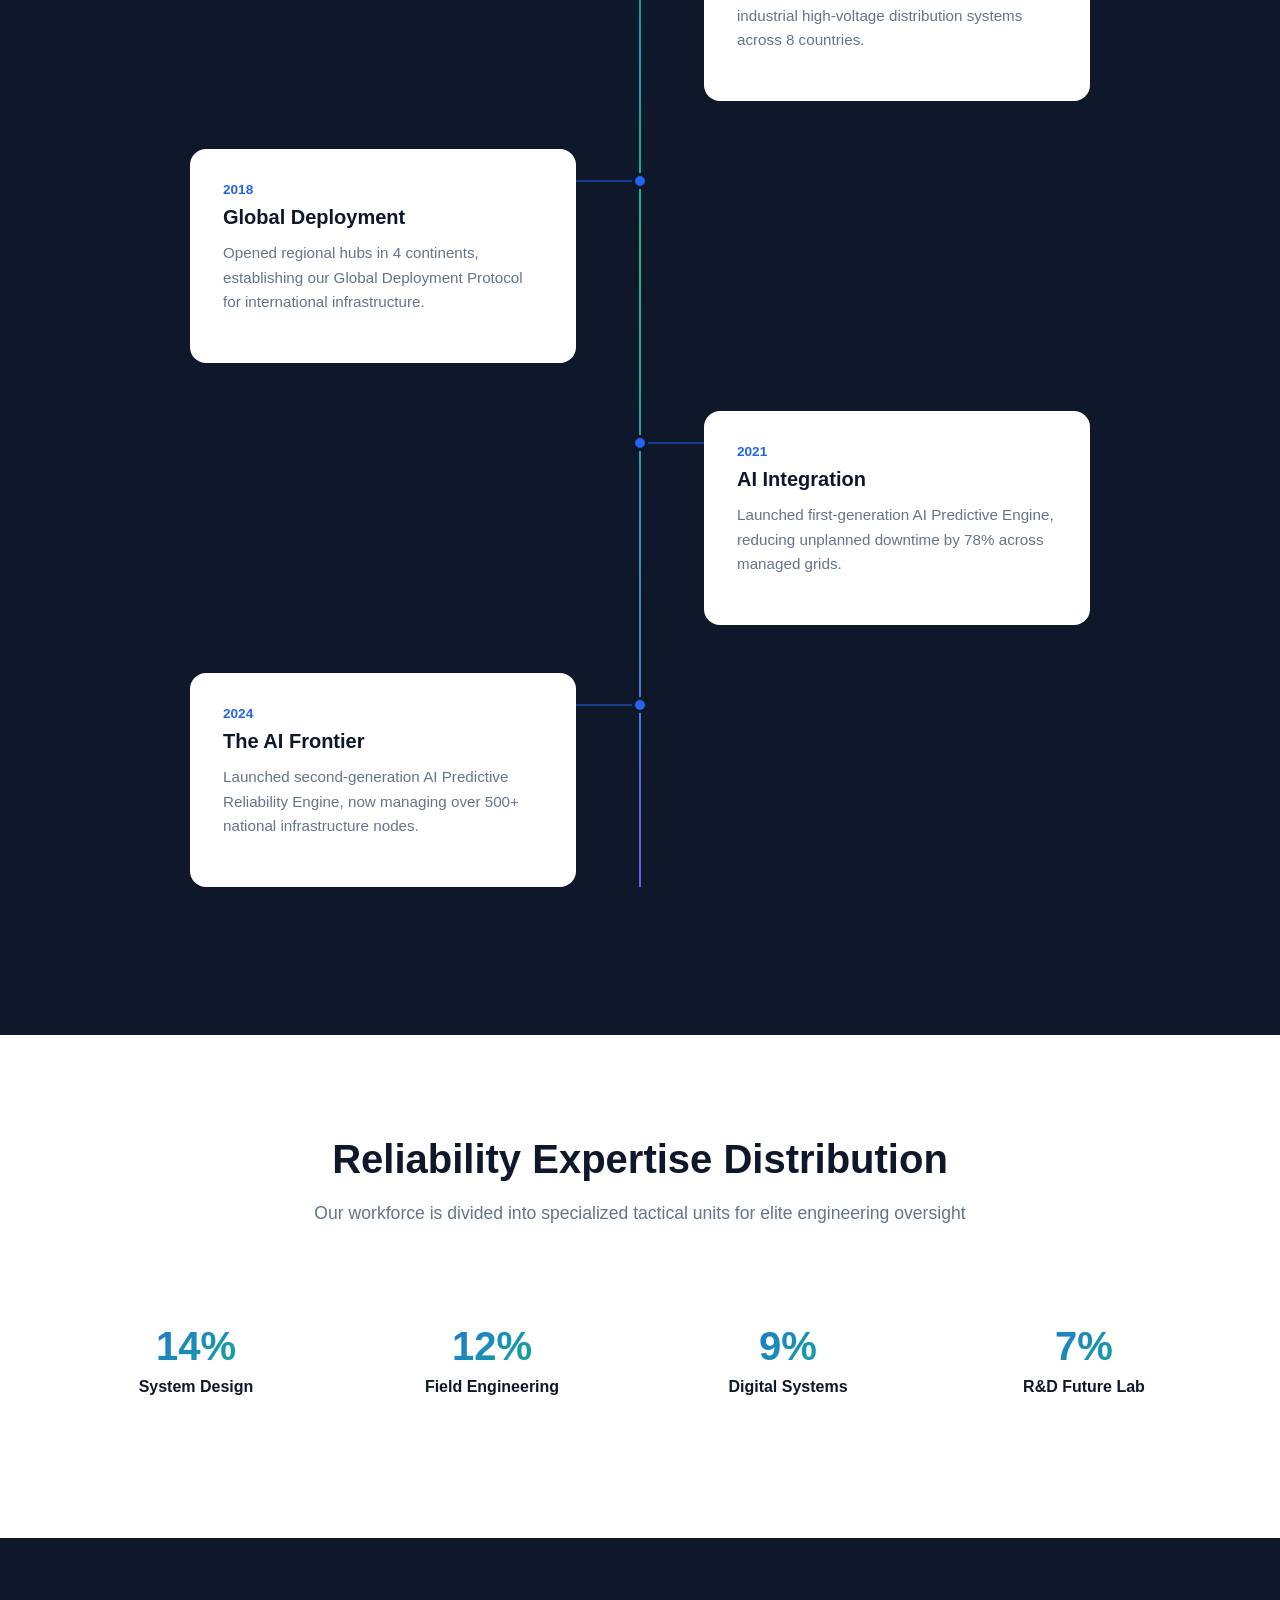
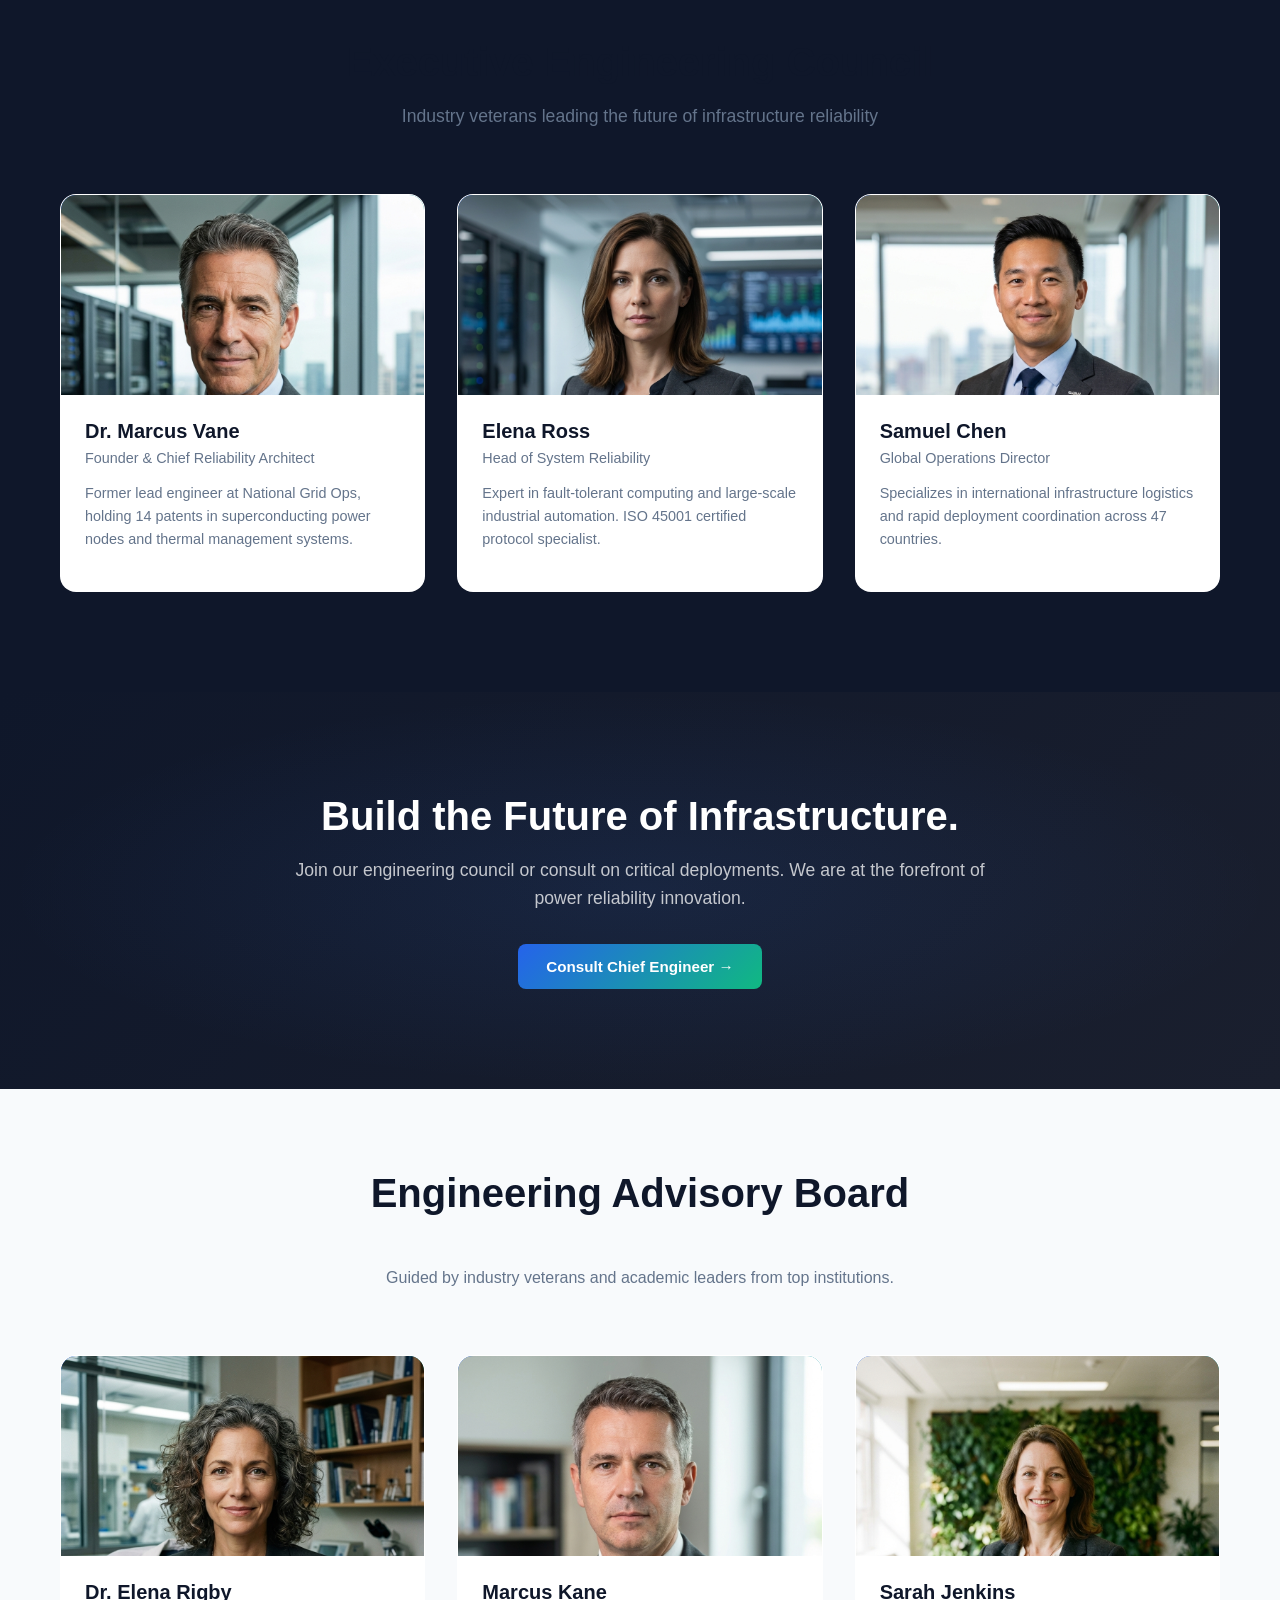
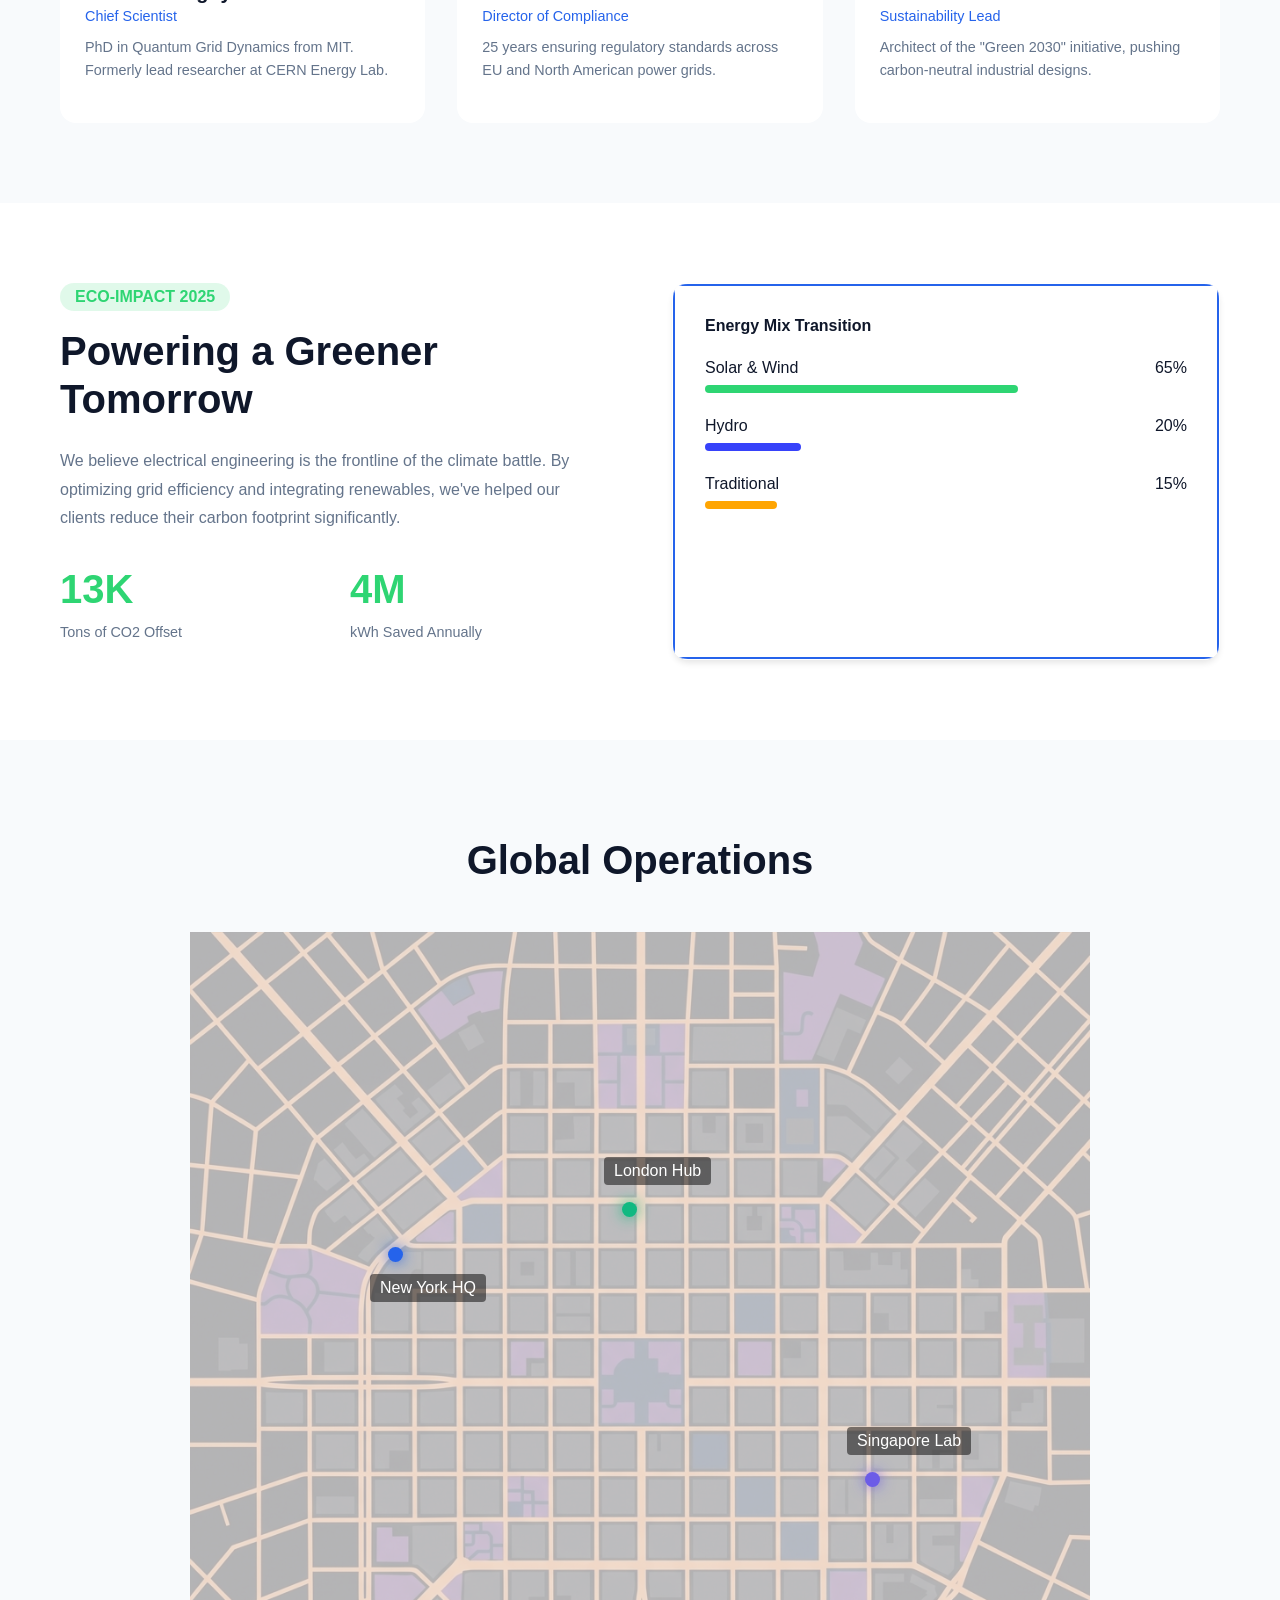
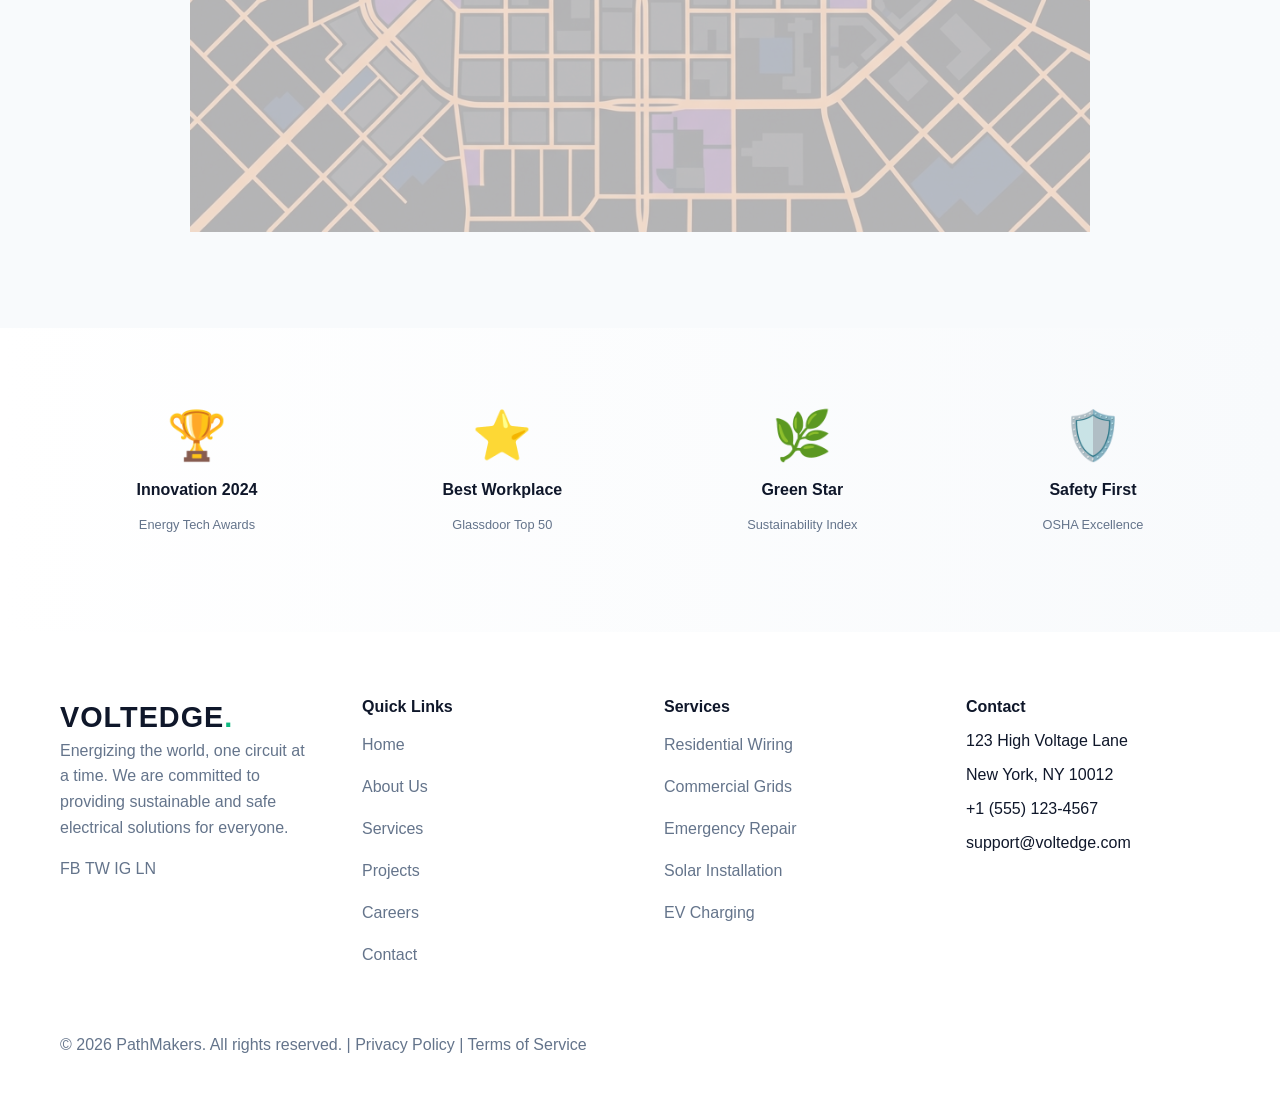
<file: about.html>
<!DOCTYPE html>
<html lang="en" dir="ltr">

<head>
    <meta charset="UTF-8">
    <meta name="viewport" content="width=device-width, initial-scale=1.0">
    <title>VoltEdge - About Us | Engineering Without Compromise</title>
    <link rel="icon"
        href="data:image/svg+xml,<svg xmlns=%22http://www.w3.org/2000/svg%22 viewBox=%220 0 100 100%22><text y=%22.9em%22 font-size=%2290%22>⚡</text></svg>">
    <!-- <link
        href="https://fonts.googleapis.com/css2?family=Inter:wght@300;400;500;600;700&family=Outfit:wght@700;800&display=swap"
        rel="stylesheet"> -->
    <link rel="stylesheet" href="style.css">
    <style>
        /* Global About Section Texture */
        .section-about {
            position: relative;
            background-color: var(--bg-dark);
            /* Fallback */
            background-image:
                linear-gradient(rgba(255, 255, 255, 0.03) 1px, transparent 1px),
                linear-gradient(90deg, rgba(255, 255, 255, 0.03) 1px, transparent 1px),
                radial-gradient(circle at 50% 50%, rgba(25, 25, 35, 0.5) 0%, rgba(10, 15, 26, 0.8) 100%);
            background-size: 30px 30px, 30px 30px, 100% 100%;
            background-position: center;
        }

        /* Ensure content sits above texture */
        .section-about>* {
            position: relative;
            z-index: 2;
        }

        /* About Page Modern Styles */
        .about-wrapper {
            overflow-x: hidden;
        }

        /* Hero About - Premium Design */
        .about-hero {
            min-height: 100vh;
            display: flex;
            align-items: center;
            position: relative;
            padding: 140px 0 100px;
            background: linear-gradient(135deg, #0a0f1a 0%, #111827 40%, #1a1f2e 70%, #0a0f1a 100%);
            overflow: hidden;
        }

        /* Animated Gradient Orbs */
        .about-hero::before {
            content: '';
            position: absolute;
            width: 600px;
            height: 600px;
            background: radial-gradient(circle, rgba(59, 130, 246, 0.25) 0%, transparent 70%);
            top: -200px;
            left: -200px;
            animation: floatOrb 15s ease-in-out infinite;
            pointer-events: none;
        }

        .about-hero::after {
            content: '';
            position: absolute;
            width: 500px;
            height: 500px;
            background: radial-gradient(circle, rgba(139, 92, 246, 0.2) 0%, transparent 70%);
            bottom: -150px;
            right: -150px;
            animation: floatOrb 12s ease-in-out infinite reverse;
            pointer-events: none;
        }

        @keyframes floatOrb {

            0%,
            100% {
                transform: translate(0, 0) scale(1);
            }

            25% {
                transform: translate(50px, -30px) scale(1.1);
            }

            50% {
                transform: translate(20px, 20px) scale(0.95);
            }

            75% {
                transform: translate(-30px, 10px) scale(1.05);
            }
        }

        /* Grid Pattern Overlay */
        .hero-grid-pattern {
            position: absolute;
            top: 0;
            left: 0;
            right: 0;
            bottom: 0;
            background-image:
                linear-gradient(rgba(59, 130, 246, 0.03) 1px, transparent 1px),
                linear-gradient(90deg, rgba(59, 130, 246, 0.03) 1px, transparent 1px);
            background-size: 60px 60px;
            pointer-events: none;
        }

        .hero-content-grid {
            gap: 4rem;
            align-items: center;
            position: relative;
            z-index: 2;
        }

        .about-hero-content {
            position: relative;
        }

        .hero-badge {
            display: inline-flex;
            align-items: center;
            gap: 0.5rem;
            padding: 8px 16px;
            background: rgba(59, 130, 246, 0.15);
            border: 1px solid rgba(59, 130, 246, 0.3);
            border-radius: 50px;
            font-size: 0.85rem;
            color: var(--primary);
            margin-bottom: 1.5rem;
            animation: pulse-glow 3s ease-in-out infinite;
        }

        @keyframes pulse-glow {

            0%,
            100% {
                box-shadow: 0 0 20px rgba(59, 130, 246, 0.2);
            }

            50% {
                box-shadow: 0 0 40px rgba(59, 130, 246, 0.4);
            }
        }

        .about-hero h1 {
            font-size: 4rem;
            font-weight: 800;
            line-height: 1.05;
            margin-bottom: 1.5rem;
            letter-spacing: -0.02em;
        }

        .about-hero h1 .text-gradient {
            background: linear-gradient(135deg, #fff 0%, #e2e8f0 50%, #94a3b8 100%);
            -webkit-background-clip: text;
            background-clip: text;
            -webkit-text-fill-color: transparent;
        }

        .about-hero h1 .text-accent {
            background: linear-gradient(135deg, var(--primary) 0%, var(--secondary) 100%);
            -webkit-background-clip: text;
            background-clip: text;
            -webkit-text-fill-color: transparent;
        }

        .about-hero p {
            font-size: 1.25rem;
            color: rgba(255, 255, 255, 0.85);
            /* Fixed visibility on dark background */
            line-height: 1.8;
            margin-bottom: 2rem;
        }

        .hero-cta-group {
            display: flex;
            gap: 1rem;
            margin-bottom: 3rem;
        }

        .btn-hero {
            padding: 16px 32px;
            border-radius: 12px;
            font-weight: 600;
            font-size: 1rem;
            cursor: pointer;
            transition: all 0.3s ease;
            text-decoration: none;
            display: inline-flex;
            align-items: center;
            gap: 0.5rem;
        }

        .btn-hero-primary {
            background: linear-gradient(135deg, var(--primary), var(--secondary));
            color: white;
            border: none;
            box-shadow: 0 10px 40px rgba(59, 130, 246, 0.3);
        }

        .btn-hero-primary:hover {
            transform: translateY(-3px);
            box-shadow: 0 15px 50px rgba(59, 130, 246, 0.5);
        }

        .btn-hero-outline {
            background: transparent;
            color: white;
            border: 2px solid rgba(255, 255, 255, 0.2);
            backdrop-filter: blur(10px);
        }

        .btn-hero-outline:hover {
            border-color: var(--primary);
            background: rgba(59, 130, 246, 0.1);
        }

        /* Floating Metrics */
        .hero-metrics {
            display: flex;
            gap: 1.5rem;
        }

        .metric-pill {
            display: flex;
            align-items: center;
            gap: 0.75rem;
            padding: 12px 20px;
            background: rgba(255, 255, 255, 0.05);
            border: 1px solid rgba(255, 255, 255, 0.1);
            border-radius: 50px;
            backdrop-filter: blur(10px);
        }

        .metric-dot {
            width: 10px;
            height: 10px;
            border-radius: 50%;
            animation: blink 2s ease-in-out infinite;
        }

        .metric-dot.green {
            background: #22c55e;
        }

        .metric-dot.blue {
            background: #3b82f6;
        }

        .metric-dot.purple {
            background: #8b5cf6;
        }

        @keyframes blink {

            0%,
            100% {
                opacity: 1;
            }

            50% {
                opacity: 0.4;
            }
        }

        .metric-pill span {
            font-size: 0.9rem;
            color: var(--text-muted);
        }

        .metric-pill strong {
            color: white;
        }

        /* Hero Visual Side */
        .hero-visual-container {
            position: relative;
        }

        .hero-main-card {
            background: rgba(255, 255, 255, 0.03);
            border: 1px solid rgba(255, 255, 255, 0.1);
            border-radius: 24px;
            padding: 2rem;
            backdrop-filter: blur(20px);
            position: relative;
            overflow: hidden;
        }

        .hero-main-card::before {
            content: '';
            position: absolute;
            top: 0;
            left: 0;
            right: 0;
            height: 1px;
            background: linear-gradient(90deg, transparent, rgba(255, 255, 255, 0.3), transparent);
        }

        .hero-image {
            width: 100%;
            border-radius: 16px;
            margin-bottom: 1.5rem;
        }

        .hero-stats-grid {
            display: grid;
            grid-template-columns: repeat(2, 1fr);
            gap: 1rem;
        }

        .hero-stat-card {
            background: rgba(255, 255, 255, 0.05);
            border: 1px solid rgba(255, 255, 255, 0.08);
            border-radius: 12px;
            padding: 1.25rem;
            text-align: center;
            transition: all 0.3s ease;
        }

        .hero-stat-card:hover {
            border-color: var(--primary);
            transform: translateY(-2px);
        }

        .hero-stat-card h3 {
            font-size: 1.75rem;
            font-weight: 700;
            background: linear-gradient(135deg, var(--primary), var(--secondary));
            -webkit-background-clip: text;
            background-clip: text;
            -webkit-text-fill-color: transparent;
            margin-bottom: 0.25rem;
        }

        .hero-stat-card span {
            font-size: 0.8rem;
            color: var(--text-muted);
        }

        /* Floating Elements */
        .floating-badge {
            position: absolute;
            background: rgba(17, 24, 39, 0.9);
            border: 1px solid rgba(255, 255, 255, 0.1);
            border-radius: 12px;
            padding: 1rem 1.25rem;
            backdrop-filter: blur(20px);
            display: flex;
            align-items: center;
            gap: 0.75rem;
            animation: float 6s ease-in-out infinite;
            color: #ffffff;
        }

        .floating-badge.top-right {
            top: -20px;
            right: -20px;
            animation-delay: 0s;
        }

        .floating-badge.bottom-left {
            bottom: -20px;
            left: -20px;
            animation-delay: 2s;
        }

        @keyframes float {

            0%,
            100% {
                transform: translateY(0);
            }

            50% {
                transform: translateY(-10px);
            }
        }

        .floating-badge-icon {
            width: 40px;
            height: 40px;
            background: linear-gradient(135deg, var(--primary), var(--secondary));
            border-radius: 10px;
            display: flex;
            align-items: center;
            justify-content: center;
            font-size: 1.25rem;
        }

        .floating-badge-text h5 {
            font-size: 1rem;
            margin: 0 0 2px 0;
            color: #ffffff;
        }

        .floating-badge-text span {
            font-size: 0.75rem;
            color: rgba(255, 255, 255, 0.7);
        }

        /* Stats Bar - Removed, using new layout */
        .stats-bar {
            display: none;
        }

        /* Section Modern */
        .section-about {
            padding: 100px 0;
            position: relative;
        }

        .section-about.dark-bg {
            background: var(--bg-dark);
        }

        .section-about.card-bg {
            background: var(--bg-card);
        }

        .section-header-about {
            text-align: center;
            max-width: 700px;
            margin: 0 auto 4rem;
        }

        .section-header-about h2 {
            font-size: 2.5rem;
            margin-bottom: 1rem;
        }

        .section-header-about p {
            font-size: 1.1rem;
            color: var(--text-muted);
        }

        /* Core Principles Grid */
        .principles-grid {
            display: grid;
            grid-template-columns: repeat(3, 1fr);
            gap: 2rem;
        }

        .principle-card {
            background: var(--bg-card);
            border: 1px solid var(--glass-border);
            border-radius: 16px;
            padding: 2.5rem;
            transition: all 0.3s ease;
            position: relative;
            overflow: hidden;
        }

        .principle-card::before {
            content: '';
            position: absolute;
            top: 0;
            left: 0;
            right: 0;
            height: 3px;
            background: linear-gradient(90deg, var(--primary), var(--secondary));
            opacity: 0;
            transition: opacity 0.3s ease;
        }

        .principle-card:hover {
            transform: translateY(-5px);
            border-color: var(--primary);
        }

        .principle-card:hover::before {
            opacity: 1;
        }

        .principle-icon {
            width: 60px;
            height: 60px;
            background: linear-gradient(135deg, rgba(59, 130, 246, 0.15), rgba(139, 92, 246, 0.15));
            border-radius: 14px;
            display: flex;
            align-items: center;
            justify-content: center;
            font-size: 1.75rem;
            margin-bottom: 1.5rem;
        }

        .principle-card h4 {
            font-size: 1.35rem;
            margin-bottom: 1rem;
        }

        .principle-card p {
            color: var(--text-muted);
            line-height: 1.7;
        }

        /* Methodology Section */
        .methodology-grid {
            display: grid;
            grid-template-columns: 1fr 1fr;
            gap: 4rem;
            align-items: center;
        }

        .methodology-content h2 {
            font-size: 2.5rem;
            margin-bottom: 1.5rem;
        }

        .methodology-content p {
            color: var(--text-muted);
            font-size: 1.1rem;
            line-height: 1.8;
            margin-bottom: 2rem;
        }

        .method-list {
            display: flex;
            flex-direction: column;
            gap: 1.5rem;
        }

        .method-item {
            display: flex;
            gap: 1.25rem;
            padding: 1.5rem;
            background: var(--bg-card);
            border: 1px solid var(--glass-border);
            border-radius: 12px;
        }

        .method-icon {
            width: 48px;
            height: 48px;
            background: linear-gradient(135deg, var(--primary), var(--secondary));
            border-radius: 10px;
            display: flex;
            align-items: center;
            justify-content: center;
            font-size: 1.25rem;
            flex-shrink: 0;
        }

        .method-text h5 {
            font-size: 1.1rem;
            margin-bottom: 0.5rem;
        }

        .method-text p {
            color: var(--text-muted);
            font-size: 0.95rem;
            line-height: 1.6;
            margin: 0;
        }

        /* Timeline Section */
        .timeline-modern {
            position: relative;
            max-width: 900px;
            margin: 0 auto;
        }

        .timeline-modern::before {
            content: '';
            position: absolute;
            left: 50%;
            transform: translateX(-50%);
            width: 2px;
            height: 100%;
            background: linear-gradient(180deg, var(--primary), var(--secondary), var(--accent));
        }

        .timeline-item-modern {
            display: flex;
            justify-content: flex-end;
            padding-right: 4rem;
            position: relative;
            margin-bottom: 3rem;
            width: 50%;
        }

        .timeline-item-modern::before {
            content: '';
            position: absolute;
            top: calc(1.5rem + 7px);
            right: 0;
            width: 4rem;
            height: 2px;
            background: var(--primary);
            z-index: 0;
            opacity: 0.5;
        }

        .timeline-item-modern:nth-child(even) {
            justify-content: flex-start;
            padding-left: 4rem;
            padding-right: 0;
            margin-left: 50%;
        }

        .timeline-item-modern:nth-child(even)::before {
            left: 0;
            right: auto;
        }

        .timeline-dot-modern {
            position: absolute;
            width: 16px;
            height: 16px;
            background: var(--primary);
            border-radius: 50%;
            right: -8px;
            top: 1.5rem;
            border: 3px solid var(--bg-dark);
        }

        .timeline-item-modern:nth-child(even) .timeline-dot-modern {
            left: -8px;
            right: auto;
        }

        .timeline-card {
            background: var(--bg-card);
            border: 1px solid var(--glass-border);
            border-radius: 16px;
            padding: 2rem;
            max-width: 400px;
        }

        .timeline-year {
            font-size: 0.85rem;
            color: var(--primary);
            font-weight: 600;
            margin-bottom: 0.5rem;
        }

        .timeline-card h4 {
            font-size: 1.25rem;
            margin-bottom: 0.75rem;
        }

        .timeline-card p {
            color: var(--text-muted);
            font-size: 0.95rem;
            line-height: 1.6;
        }

        /* Expertise Distribution */
        .expertise-grid {
            display: grid;
            grid-template-columns: repeat(4, 1fr);
            gap: 1.5rem;
        }

        .expertise-card {
            background: var(--bg-card);
            border: 1px solid var(--glass-border);
            border-radius: 16px;
            padding: 2rem;
            text-align: center;
            transition: all 0.3s ease;
        }

        .expertise-card:hover {
            border-color: var(--secondary);
            transform: translateY(-5px);
        }

        .expertise-percent {
            font-size: 2.5rem;
            font-weight: 700;
            background: linear-gradient(135deg, var(--primary), var(--secondary));
            -webkit-background-clip: text;
            background-clip: text;
            -webkit-text-fill-color: transparent;
            margin-bottom: 0.5rem;
        }

        .expertise-card h4 {
            font-size: 1rem;
            margin-bottom: 0.5rem;
        }

        .expertise-bar {
            display: none; /* Removed the progress bar line as per design fix */
        }

        .expertise-fill {
            height: 100%;
            background: linear-gradient(90deg, var(--primary), var(--secondary));
            border-radius: 2px;
        }

        /* Leadership Grid */
        .leadership-grid {
            display: grid;
            grid-template-columns: repeat(3, 1fr);
            gap: 2rem;
        }

        .leader-card {
            background: var(--bg-card);
            border: 1px solid var(--glass-border);
            border-radius: 16px;
            overflow: hidden;
            transition: all 0.3s ease;
        }

        .leader-card:hover {
            border-color: var(--primary);
            transform: translateY(-5px);
        }

        .leader-avatar {
            width: 100%;
            height: 200px;
            background: linear-gradient(135deg, var(--primary), var(--secondary));
            display: flex;
            align-items: center;
            justify-content: center;
            font-size: 4rem;
            color: white;
            font-weight: 700;
        }

        .leader-info {
            padding: 1.5rem;
        }

        .leader-info h4 {
            font-size: 1.25rem;
            margin-bottom: 0.25rem;
        }

        .leader-role {
            color: var(--primary);
            font-size: 0.9rem;
            font-weight: 500;
            margin-bottom: 0.75rem;
        }

        .leader-info p {
            color: var(--text-muted);
            font-size: 0.9rem;
            line-height: 1.6;
        }

        /* CTA About */
        .cta-about {
            padding: 100px 0;
            background: linear-gradient(135deg, var(--bg-dark) 0%, #1a1f2e 100%);
            text-align: center;
            position: relative;
        }

        .cta-about::before {
            content: '';
            position: absolute;
            top: 0;
            left: 0;
            right: 0;
            bottom: 0;
            background: radial-gradient(ellipse at center, rgba(59, 130, 246, 0.1) 0%, transparent 70%);
            pointer-events: none;
        }

        .cta-about-content {
            position: relative;
            z-index: 2;
            max-width: 700px;
            margin: 0 auto;
        }

        .cta-about h2 {
            font-size: 2.5rem;
            margin-bottom: 1rem;
            color: #ffffff; /* Force white for contrast on dark bg */
        }

        .cta-about p {
            color: rgba(255, 255, 255, 0.75); /* Light text for readability on dark bg */
            font-size: 1.1rem;
            margin-bottom: 2rem;
        }

        .btn-about {
            padding: 14px 28px;
            border-radius: 8px;
            font-weight: 600;
            font-size: 0.95rem;
            cursor: pointer;
            transition: all 0.3s ease;
            text-decoration: none;
            display: inline-flex;
            align-items: center;
            gap: 0.5rem;
        }

        .btn-primary-about {
            background: linear-gradient(135deg, var(--primary), var(--secondary));
            color: white;
            border: none;
        }

        .btn-primary-about:hover {
            transform: translateY(-2px);
            box-shadow: 0 10px 40px rgba(59, 130, 246, 0.4);
        }

        /* Responsive */
        @media (max-width: 1024px) {
            .hero-content-grid {
                grid-template-columns: 1fr;
                gap: 3rem;
            }

            .hero-visual-container {
                order: -1;
            }

            .floating-badge.top-right {
                top: 10px;
                right: 10px;
            }

            .floating-badge.bottom-left {
                bottom: 10px;
                left: 10px;
            }

            .principles-grid,
            .leadership-grid {
                grid-template-columns: repeat(2, 1fr);
            }

            .methodology-grid {
                grid-template-columns: 1fr;
                gap: 3rem;
            }

            .expertise-grid {
                grid-template-columns: repeat(2, 1fr);
            }

            .timeline-modern::before {
                left: 20px;
            }

            .timeline-item-modern,
            .timeline-item-modern:nth-child(even) {
                width: 100%;
                margin-left: 0;
                padding-left: 4rem;
                padding-right: 0;
                justify-content: flex-start;
            }

            .timeline-dot-modern,
            .timeline-item-modern:nth-child(even) .timeline-dot-modern {
                left: 12px;
                right: auto;
            }
        }

        @media (max-width: 768px) {
            .about-hero h1 {
                font-size: 2.5rem;
            }

            .hero-cta-group {
                flex-direction: column;
            }

            .hero-metrics {
                flex-direction: column;
                gap: 1rem;
            }

            .hero-stats-grid {
                grid-template-columns: 1fr 1fr;
            }

            .floating-badge {
                display: none;
            }

            .principles-grid,
            .leadership-grid,
            .expertise-grid {
                grid-template-columns: 1fr;
            }

            .stats-bar {
                grid-template-columns: 1fr;
            }

            .section-header-about h2 {
                font-size: 2rem;
            }
        }
    </style>
</head>

<body>
    <div id="loader">
        <div class="circuit-loader">
            <div class="circuit-center"></div>
            <div class="circuit-ring"></div>
            <div class="circuit-ring"></div>
        </div>
        <div class="loader-text">Initializing...</div>
    </div>

    <div class="about-wrapper">
        <!-- Navbar -->
        <nav class="navbar">
            <div class="container nav-container">
                <a href="index.html" class="logo">VoltEdge<span style="color:var(--secondary)">.</span></a>
                <ul class="nav-links">
                    <li class="nav-item"><span class="nav-link">Home ▾</span>
                        <ul class="dropdown-menu">
                            <li><a href="index.html" class="dropdown-item">Home 1</a></li>
                            <li><a href="index2.html" class="dropdown-item">Home 2</a></li>
                        </ul>
                    </li>
                    <li class="nav-item"><a href="about.html" class="nav-link">About Us</a></li>
                    <li class="nav-item"><a href="services.html" class="nav-link">Services</a></li>
                    <li class="nav-item"><a href="contact.html" class="nav-link">Contact</a></li>
                    <li class="nav-item">
                        <span class="nav-link">Dashboard ▾</span>
                        <ul class="dropdown-menu">
                            <li><a href="user-dashboard.html" class="dropdown-item">User Dashboard</a></li>
                            <li><a href="admin-dashboard.html" class="dropdown-item">Admin Dashboard</a></li>
                        </ul>
                    </li>
                    <li class="nav-item"><a href="login.html" class="btn btn-primary"
                            style="padding: 8px 20px; color: white;">Login</a></li>
                </ul>
                <div class="nav-controls">
                    <button id="theme-btn" class="btn-icon">🌙</button>
                    <button id="rtl-btn" class="btn-icon">🌐</button>
                </div>
            </div>
        </nav>

        <!-- Hero Section - Premium -->
        <section class="about-hero">
            <div class="hero-grid-pattern"></div>
            <div class="container">
                <div class="hero-content-grid side-by-side-grid mobile-reverse">
                    <!-- Left Content -->
                    <div class="about-hero-content">
                        <div class="hero-badge">
                            <span>⚡</span>
                            <span>Since 2012 • Trusted by 500+ Organizations</span>
                        </div>

                        <h1>
                            <span class="text-gradient">Engineering</span><br>
                            <span class="text-accent">Without Compromise.</span>
                        </h1>

                        <p>VoltEdge began with a singular focus: the elimination of failure in critical electrical
                            infrastructure. Today, we operate as a technical engineering partner for industrial leaders
                            and
                            national utility operators worldwide.</p>

                        <div class="hero-cta-group">
                            <a href="contact.html" class="btn-hero btn-hero-primary">
                                Consult Our Engineers →
                            </a>
                            <a href="services.html" class="btn-hero btn-hero-outline">
                                View Capabilities
                            </a>
                        </div>

                        <div class="hero-metrics">
                            <div class="metric-pill">
                                <div class="metric-dot green"></div>
                                <span>All Systems <strong>Operational</strong></span>
                            </div>
                            <div class="metric-pill">
                                <div class="metric-dot blue"></div>
                                <span><strong class="counter-animate" data-target="99.99" data-suffix="%">0%</strong>
                                    Uptime</span>
                            </div>
                        </div>
                    </div>

                    <!-- Right Visual -->
                    <div class="hero-visual-container">
                        <div class="hero-main-card">
                            <img src="Assets/volt_case_datacenter.png" alt="Control Room Operations" class="hero-image">

                            <div class="hero-stats-grid">
                                <div class="hero-stat-card">
                                    <h3 class="counter-animate" data-target="99.99" data-suffix="%">0%</h3>
                                    <span>Grid Stability Index</span>
                                </div>
                                <div class="hero-stat-card">
                                    <h3 class="counter-animate" data-target="50" data-prefix="<" data-suffix="ms">0ms
                                    </h3>
                                    <span>Response Time</span>
                                </div>
                                <div class="hero-stat-card">
                                    <h3 class="counter-animate" data-target="500" data-suffix="+">0</h3>
                                    <span>Active Nodes</span>
                                </div>
                                <div class="hero-stat-card">
                                    <h3 class="counter-animate" data-target="47">0</h3>
                                    <span>Countries Served</span>
                                </div>
                            </div>
                        </div>

                        <!-- Floating Badges -->
                        <div class="floating-badge top-right">
                            <div class="floating-badge-icon">🛡️</div>
                            <div class="floating-badge-text">
                                <h5>ISO 27001</h5>
                                <span>Certified Security</span>
                            </div>
                        </div>

                        <div class="floating-badge bottom-left">
                            <div class="floating-badge-icon">⚡</div>
                            <div class="floating-badge-text">
                                <h5>Zero Downtime</h5>
                                <span>Since 2019</span>
                            </div>
                        </div>
                    </div>
                </div>
            </div>
        </section>

        <!-- Core Engineering Principles -->
        <section class="section-about dark-bg">
            <div class="container">
                <div class="section-header-about">
                    <h2>Core Engineering Principles</h2>
                    <p>The foundational values that guide every deployment and decision</p>
                </div>

                <div class="principles-grid">
                    <div class="principle-card">
                        <div class="principle-icon">🎯</div>
                        <h4>Precision First</h4>
                        <p>Every connection, every line of code, and every deployment is reviewed against a zero-error
                            protocol. We accept nothing less than perfection in critical infrastructure.</p>
                    </div>
                    <div class="principle-card">
                        <div class="principle-icon">🛡️</div>
                        <h4>Redundant Safety</h4>
                        <p>We build systems with multi-layered backups to ensure mission-critical infrastructure never
                            goes dark. N+2 redundancy is our minimum standard.</p>
                    </div>
                    <div class="principle-card">
                        <div class="principle-icon">🌱</div>
                        <h4>Future Sustainable</h4>
                        <p>Integrating renewable source management with traditional distribution systems for long-term
                            viability and environmental responsibility.</p>
                    </div>
                </div>
            </div>
        </section>

        <!-- Methodology Section -->
        <section class="section-about card-bg">
            <div class="container">
                <div class="methodology-grid">
                    <div class="methodology-content">
                        <h2>Grit. Precision. Oversight.</h2>
                        <p>Our methodology is rooted in the "Zero-Thermal-Failure" principle. Every deployment, from a
                            simple commercial hub to a regional facility, follows a rigorous 14-point technical review
                            before it goes live.</p>

                        <div class="method-list">
                            <div class="method-item">
                                <div class="method-icon">🔬</div>
                                <div class="method-text">
                                    <h5>Digital Twin Modeling</h5>
                                    <p>We simulate load stress patterns in a digital environment before any physical
                                        implementation begins.</p>
                                </div>
                            </div>
                            <div class="method-item">
                                <div class="method-icon">📡</div>
                                <div class="method-text">
                                    <h5>Remote Monitoring</h5>
                                    <p>24/7 technical oversight from our centralized operations facility with
                                        millisecond response times.</p>
                                </div>
                            </div>
                            <div class="method-item">
                                <div class="method-icon">🤖</div>
                                <div class="method-text">
                                    <h5>AI Predictive Analytics</h5>
                                    <p>Machine learning models predict equipment failures 2-4 weeks in advance with 94%
                                        accuracy.</p>
                                </div>
                            </div>
                        </div>
                    </div>

                    <div style="position: relative;">
                        <img src="Assets/volt_analytics.png" alt="Control Room"
                            style="border-radius: 24px; width: 100%; box-shadow: 0 20px 60px rgba(0,0,0,0.3);">
                        <div
                            style="position: absolute; bottom: -20px; left: -20px; background: var(--bg-card); border: 1px solid var(--glass-border); border-radius: 12px; padding: 1.25rem 1.5rem; backdrop-filter: blur(10px);">
                            <div style="display: flex; align-items: center; gap: 1rem;">
                                <div
                                    style="width: 48px; height: 48px; background: linear-gradient(135deg, var(--primary), var(--secondary)); border-radius: 10px; display: flex; align-items: center; justify-content: center; font-size: 1.25rem;">
                                    ⚡</div>
                                <div>
                                    <h5 style="margin: 0; font-size: 1.25rem;">14-Point</h5>
                                    <span style="color: var(--text-muted); font-size: 0.85rem;">Technical Review</span>
                                </div>
                            </div>
                        </div>
                    </div>
                </div>
            </div>
        </section>

        <!-- Mission Critical Timeline -->
        <section class="section-about dark-bg">
            <div class="container">
                <div class="section-header-about">
                    <h2>Mission Critical Timeline</h2>
                    <p>A history of technical milestones and unyielding reliability</p>
                </div>

                <div class="timeline-modern">
                    <div class="timeline-item-modern">
                        <div class="timeline-dot-modern"></div>
                        <div class="timeline-card">
                            <div class="timeline-year">2012</div>
                            <h4>The Genesis</h4>
                            <p>VoltEdge founded as a specialized consulting firm for high-voltage industrial facilities
                                in Industrial Sector 4.</p>
                        </div>
                    </div>

                    <div class="timeline-item-modern">
                        <div class="timeline-dot-modern"></div>
                        <div class="timeline-card">
                            <div class="timeline-year">2016</div>
                            <h4>Infrastructure Expansion</h4>
                            <p>Expansion into national grid management and industrial high-voltage distribution
                                systems across 8 countries.</p>
                        </div>
                    </div>

                    <div class="timeline-item-modern">
                        <div class="timeline-dot-modern"></div>
                        <div class="timeline-card">
                            <div class="timeline-year">2018</div>
                            <h4>Global Deployment</h4>
                            <p>Opened regional hubs in 4 continents, establishing our Global Deployment Protocol for
                                international infrastructure.</p>
                        </div>
                    </div>

                    <div class="timeline-item-modern">
                        <div class="timeline-dot-modern"></div>
                        <div class="timeline-card">
                            <div class="timeline-year">2021</div>
                            <h4>AI Integration</h4>
                            <p>Launched first-generation AI Predictive Engine, reducing unplanned downtime by 78%
                                across managed grids.</p>
                        </div>
                    </div>

                    <div class="timeline-item-modern">
                        <div class="timeline-dot-modern"></div>
                        <div class="timeline-card">
                            <div class="timeline-year">2024</div>
                            <h4>The AI Frontier</h4>
                            <p>Launched second-generation AI Predictive Reliability Engine, now managing over 500+
                                national infrastructure nodes.</p>
                        </div>
                    </div>
                </div>
            </div>
        </section>

        <!-- Expertise Distribution -->
        <section class="section-about card-bg">
            <div class="container">
                <div class="section-header-about">
                    <h2>Reliability Expertise Distribution</h2>
                    <p>Our workforce is divided into specialized tactical units for elite engineering oversight</p>
                </div>

                <div class="expertise-grid">
                    <div class="expertise-card">
                        <div class="expertise-percent counter-animate" data-target="35" data-suffix="%">0%</div>
                        <h4>System Design</h4>
                        <div class="expertise-bar">
                            <div class="expertise-fill" style="width: 35%;"></div>
                        </div>
                    </div>
                    <div class="expertise-card">
                        <div class="expertise-percent counter-animate" data-target="28" data-suffix="%">0%</div>
                        <h4>Field Engineering</h4>
                        <div class="expertise-bar">
                            <div class="expertise-fill" style="width: 28%;"></div>
                        </div>
                    </div>
                    <div class="expertise-card">
                        <div class="expertise-percent counter-animate" data-target="22" data-suffix="%">0%</div>
                        <h4>Digital Systems</h4>
                        <div class="expertise-bar">
                            <div class="expertise-fill" style="width: 22%;"></div>
                        </div>
                    </div>
                    <div class="expertise-card">
                        <div class="expertise-percent counter-animate" data-target="15" data-suffix="%">0%</div>
                        <h4>R&D Future Lab</h4>
                        <div class="expertise-bar">
                            <div class="expertise-fill" style="width: 15%;"></div>
                        </div>
                    </div>
                </div>
            </div>
        </section>

        <!-- Executive Engineering Council -->
        <section class="section-about dark-bg">
            <div class="container">
                <div class="section-header-about">
                    <h2>Executive Engineering Council</h2>
                    <p>Industry veterans leading the future of infrastructure reliability</p>
                </div>

                <div class="leadership-grid">
                    <div class="leader-card">
                        <div class="leader-avatar"><img src="Assets/profile_marcus_vane.png" alt="Dr. Marcus Vane"
                                style="width: 100%; height: 100%; object-fit: cover; object-position: top;"></div>
                        <div class="leader-info">
                            <h4>Dr. Marcus Vane</h4>
                            <p class="leader-role">Founder & Chief Reliability Architect</p>
                            <p>Former lead engineer at National Grid Ops, holding 14 patents in superconducting power
                                nodes and thermal management systems.</p>
                        </div>
                    </div>
                    <div class="leader-card">
                        <div class="leader-avatar"><img src="Assets/profile_elena_ross.png" alt="Elena Ross"
                                style="width: 100%; height: 100%; object-fit: cover; object-position: top;"></div>
                        <div class="leader-info">
                            <h4>Elena Ross</h4>
                            <p class="leader-role">Head of System Reliability</p>
                            <p>Expert in fault-tolerant computing and large-scale industrial automation. ISO 45001
                                certified protocol specialist.</p>
                        </div>
                    </div>
                    <div class="leader-card">
                        <div class="leader-avatar"><img src="Assets/profile_samuel_chen.png" alt="Samuel Chen"
                                style="width: 100%; height: 100%; object-fit: cover; object-position: top;"></div>
                        <div class="leader-info">
                            <h4>Samuel Chen</h4>
                            <p class="leader-role">Global Operations Director</p>
                            <p>Specializes in international infrastructure logistics and rapid deployment coordination
                                across 47 countries.</p>
                        </div>
                    </div>
                </div>
            </div>
        </section>

        <!-- CTA Section -->
        <section class="cta-about">
            <div class="cta-about-content">
                <h2>Build the Future of Infrastructure.</h2>
                <p>Join our engineering council or consult on critical deployments. We are at the forefront of power
                    reliability innovation.</p>
                <a href="contact.html" class="btn-about btn-primary-about">
                    Consult Chief Engineer →
                </a>
            </div>
        </section>

        <!-- Footer -->
        <!-- Advisory Board (Expanding Team) -->
        <section class="section" style="background: var(--bg-body);">
            <div class="container">
                <h2 style="text-align: center; margin-bottom: 3rem;">Engineering Advisory Board</h2>
                <p style="text-align: center; max-width: 700px; margin: 0 auto 4rem; color: var(--text-muted);">
                    Guided by industry veterans and academic leaders from top institutions.
                </p>
                <div class="leadership-grid">
                    <div class="leader-card animate-up">
                        <div class="leader-avatar"><img src="Assets/profile_elena_rigby.png" alt="Dr. Elena Rigby"
                                style="width: 100%; height: 100%; object-fit: cover; object-position: top;"></div>
                        <div class="leader-info">
                            <h4>Dr. Elena Rigby</h4>
                            <div class="leader-role">Chief Scientist</div>
                            <p>PhD in Quantum Grid Dynamics from MIT. Formerly lead researcher at CERN Energy Lab.</p>
                        </div>
                    </div>
                    <div class="leader-card animate-up delay-100">
                        <div class="leader-avatar"><img src="Assets/profile_marcus_kane.png" alt="Marcus Kane"
                                style="width: 100%; height: 100%; object-fit: cover; object-position: top;"></div>
                        <div class="leader-info">
                            <h4>Marcus Kane</h4>
                            <div class="leader-role">Director of Compliance</div>
                            <p>25 years ensuring regulatory standards across EU and North American power grids.</p>
                        </div>
                    </div>
                    <div class="leader-card animate-up delay-200">
                        <div class="leader-avatar"><img src="Assets/profile_sarah_jenkins.png" alt="Sarah Jenkins"
                                style="width: 100%; height: 100%; object-fit: cover; object-position: top;"></div>
                        <div class="leader-info">
                            <h4>Sarah Jenkins</h4>
                            <div class="leader-role">Sustainability Lead</div>
                            <p>Architect of the "Green 2030" initiative, pushing carbon-neutral industrial designs.</p>
                        </div>
                    </div>
                </div>
            </div>
        </section>

        <!-- Detailed Sustainability Report -->
        <section class="section" style="background: var(--bg-card);">
            <div class="container">
                <div style="display: grid; grid-template-columns: 1fr 1fr; gap: 4rem; align-items: center;">
                    <div class="animate-up">
                        <span class="badge"
                            style="background: rgba(46, 213, 115, 0.15); color: #2ed573; padding: 5px 15px; border-radius: 50px; font-weight: bold; margin-bottom: 1rem; display: inline-block;">ECO-IMPACT
                            2025</span>
                        <h2 style="font-size: 2.5rem; margin-bottom: 1.5rem;">Powering a Greener Tomorrow</h2>
                        <p style="color: var(--text-muted); margin-bottom: 1.5rem; line-height: 1.8;">
                            We believe electrical engineering is the frontline of the climate battle. By optimizing grid
                            efficiency and integrating renewables, we've helped our clients reduce their carbon
                            footprint significantly.
                        </p>
                        <div style="display: grid; grid-template-columns: 1fr 1fr; gap: 2rem; margin-top: 2rem;">
                            <div>
                                <h3 class="counter-animate" data-target="45" data-suffix="K"
                                    style="font-size: 2.5rem; color: #2ed573; margin-bottom: 0.5rem;">0K</h3>
                                <p style="font-size: 0.9rem; color: var(--text-muted);">Tons of CO2 Offset</p>
                            </div>
                            <div>
                                <h3 class="counter-animate" data-target="12" data-suffix="M"
                                    style="font-size: 2.5rem; color: #2ed573; margin-bottom: 0.5rem;">0M</h3>
                                <p style="font-size: 0.9rem; color: var(--text-muted);">kWh Saved Annually</p>
                            </div>
                        </div>
                    </div>
                    <div class="glass-card animate-up delay-100" style="padding: 2rem;">
                        <h4 style="margin-bottom: 1.5rem;">Energy Mix Transition</h4>
                        <div style="margin-bottom: 1.5rem;">
                            <div style="display: flex; justify-content: space-between; margin-bottom: 0.5rem;">
                                <span>Solar & Wind</span>
                                <span>65%</span>
                            </div>
                            <div style="background: rgba(255,255,255,0.1); height: 8px; border-radius: 4px;">
                                <div style="background: #2ed573; width: 65%; height: 100%; border-radius: 4px;"></div>
                            </div>
                        </div>
                        <div style="margin-bottom: 1.5rem;">
                            <div style="display: flex; justify-content: space-between; margin-bottom: 0.5rem;">
                                <span>Hydro</span>
                                <span>20%</span>
                            </div>
                            <div style="background: rgba(255,255,255,0.1); height: 8px; border-radius: 4px;">
                                <div style="background: #3742fa; width: 20%; height: 100%; border-radius: 4px;"></div>
                            </div>
                        </div>
                        <div>
                            <div style="display: flex; justify-content: space-between; margin-bottom: 0.5rem;">
                                <span>Traditional</span>
                                <span>15%</span>
                            </div>
                            <div style="background: rgba(255,255,255,0.1); height: 8px; border-radius: 4px;">
                                <div style="background: #ffa502; width: 15%; height: 100%; border-radius: 4px;"></div>
                            </div>
                        </div>
                    </div>
                </div>
            </div>
        </section>

        <!-- Global Operations Map Placeholder -->
        <section class="section" style="padding: 6rem 0;">
            <div class="container" style="text-align: center;">
                <h2 style="margin-bottom: 3rem;">Global Operations</h2>
                <div style="position: relative; max-width: 900px; margin: 0 auto;">
                    <img src="Assets/map_city_stylized.png" style="width: 100%; opacity: 0.3; filter: invert(1);"
                        alt="World Map">

                    <!-- Map Dots -->
                    <div class="map-dot"
                        style="position: absolute; top: 35%; left: 22%; width: 15px; height: 15px; background: var(--primary); border-radius: 50%; box-shadow: 0 0 15px var(--primary);">
                    </div>
                    <div class="map-dot"
                        style="position: absolute; top: 30%; left: 48%; width: 15px; height: 15px; background: var(--secondary); border-radius: 50%; box-shadow: 0 0 15px var(--secondary);">
                    </div>
                    <div class="map-dot"
                        style="position: absolute; top: 60%; left: 75%; width: 15px; height: 15px; background: var(--accent); border-radius: 50%; box-shadow: 0 0 15px var(--accent);">
                    </div>

                    <div class="map-label"
                        style="position: absolute; top: 38%; left: 20%; color: white; background: rgba(0,0,0,0.5); padding: 5px 10px; border-radius: 4px;">
                        New York HQ</div>
                    <div class="map-label"
                        style="position: absolute; top: 25%; left: 46%; color: white; background: rgba(0,0,0,0.5); padding: 5px 10px; border-radius: 4px;">
                        London Hub</div>
                    <div class="map-label"
                        style="position: absolute; top: 55%; left: 73%; color: white; background: rgba(0,0,0,0.5); padding: 5px 10px; border-radius: 4px;">
                        Singapore Lab</div>
                </div>
            </div>
        </section>

        <!-- Awards Strip -->
        <section class="section" style="background: linear-gradient(to right, var(--bg-card), var(--bg-body));">
            <div class="container">
                <div
                    style="display: flex; gap: 2rem; justify-content: space-around; flex-wrap: wrap; text-align: center;">
                    <div class="animate-up">
                        <div style="font-size: 3rem; margin-bottom: 1rem;">🏆</div>
                        <h4>Innovation 2024</h4>
                        <p style="font-size: 0.8rem; color: var(--text-muted);">Energy Tech Awards</p>
                    </div>
                    <div class="animate-up delay-100">
                        <div style="font-size: 3rem; margin-bottom: 1rem;">⭐</div>
                        <h4>Best Workplace</h4>
                        <p style="font-size: 0.8rem; color: var(--text-muted);">Glassdoor Top 50</p>
                    </div>
                    <div class="animate-up delay-200">
                        <div style="font-size: 3rem; margin-bottom: 1rem;">🌿</div>
                        <h4>Green Star</h4>
                        <p style="font-size: 0.8rem; color: var(--text-muted);">Sustainability Index</p>
                    </div>
                    <div class="animate-up delay-300">
                        <div style="font-size: 3rem; margin-bottom: 1rem;">🛡️</div>
                        <h4>Safety First</h4>
                        <p style="font-size: 0.8rem; color: var(--text-muted);">OSHA Excellence</p>
                    </div>
                </div>
            </div>
        </section>

        <!-- Footer Start (Reference Point) -->
        <footer class="footer">
            <div class="container">
                <div class="footer-grid">
                    <div class="footer-col footer-brand-col">
                        <a href="index.html" class="logo">VOLTEDGE<span style="color:var(--secondary)">.</span></a>
                        <p>Energizing the world, one circuit at a time. We are committed to providing sustainable and
                            safe electrical solutions for everyone.</p>
                        <div class="footer-socials">
                            <a href="#">FB</a>
                            <a href="#">TW</a>
                            <a href="#">IG</a>
                            <a href="#">LN</a>
                        </div>
                    </div>

                    <div class="footer-col">
                        <h4>Quick Links</h4>
                        <ul>
                            <li><a href="index.html">Home</a></li>
                            <li><a href="about.html">About Us</a></li>
                            <li><a href="services.html">Services</a></li>
                            <li><a href="projects.html">Projects</a></li>
                            <li><a href="career.html">Careers</a></li>
                            <li><a href="contact.html">Contact</a></li>
                        </ul>
                    </div>

                    <div class="footer-col">
                        <h4>Services</h4>
                        <ul>
                            <li><a href="#">Residential Wiring</a></li>
                            <li><a href="#">Commercial Grids</a></li>
                            <li><a href="#">Emergency Repair</a></li>
                            <li><a href="#">Solar Installation</a></li>
                            <li><a href="#">EV Charging</a></li>
                        </ul>
                    </div>

                    <div class="footer-col">
                        <h4>Contact</h4>
                        <ul>
                            <li>123 High Voltage Lane</li>
                            <li>New York, NY 10012</li>
                            <li>+1 (555) 123-4567</li>
                            <li>support@voltedge.com</li>
                        </ul>
                    </div>
                </div>

                <div class="footer-bottom">
                    <p>&copy; 2026 PathMakers. All rights reserved. | <a href="#">Privacy Policy</a> | <a href="#">Terms
                            of Service</a></p>
                </div>
            </div>
        </footer>
    </div>

    <script src="rtltoggle.js"></script>
    <script src="main.js"></script>
</body>

</html>
</file>
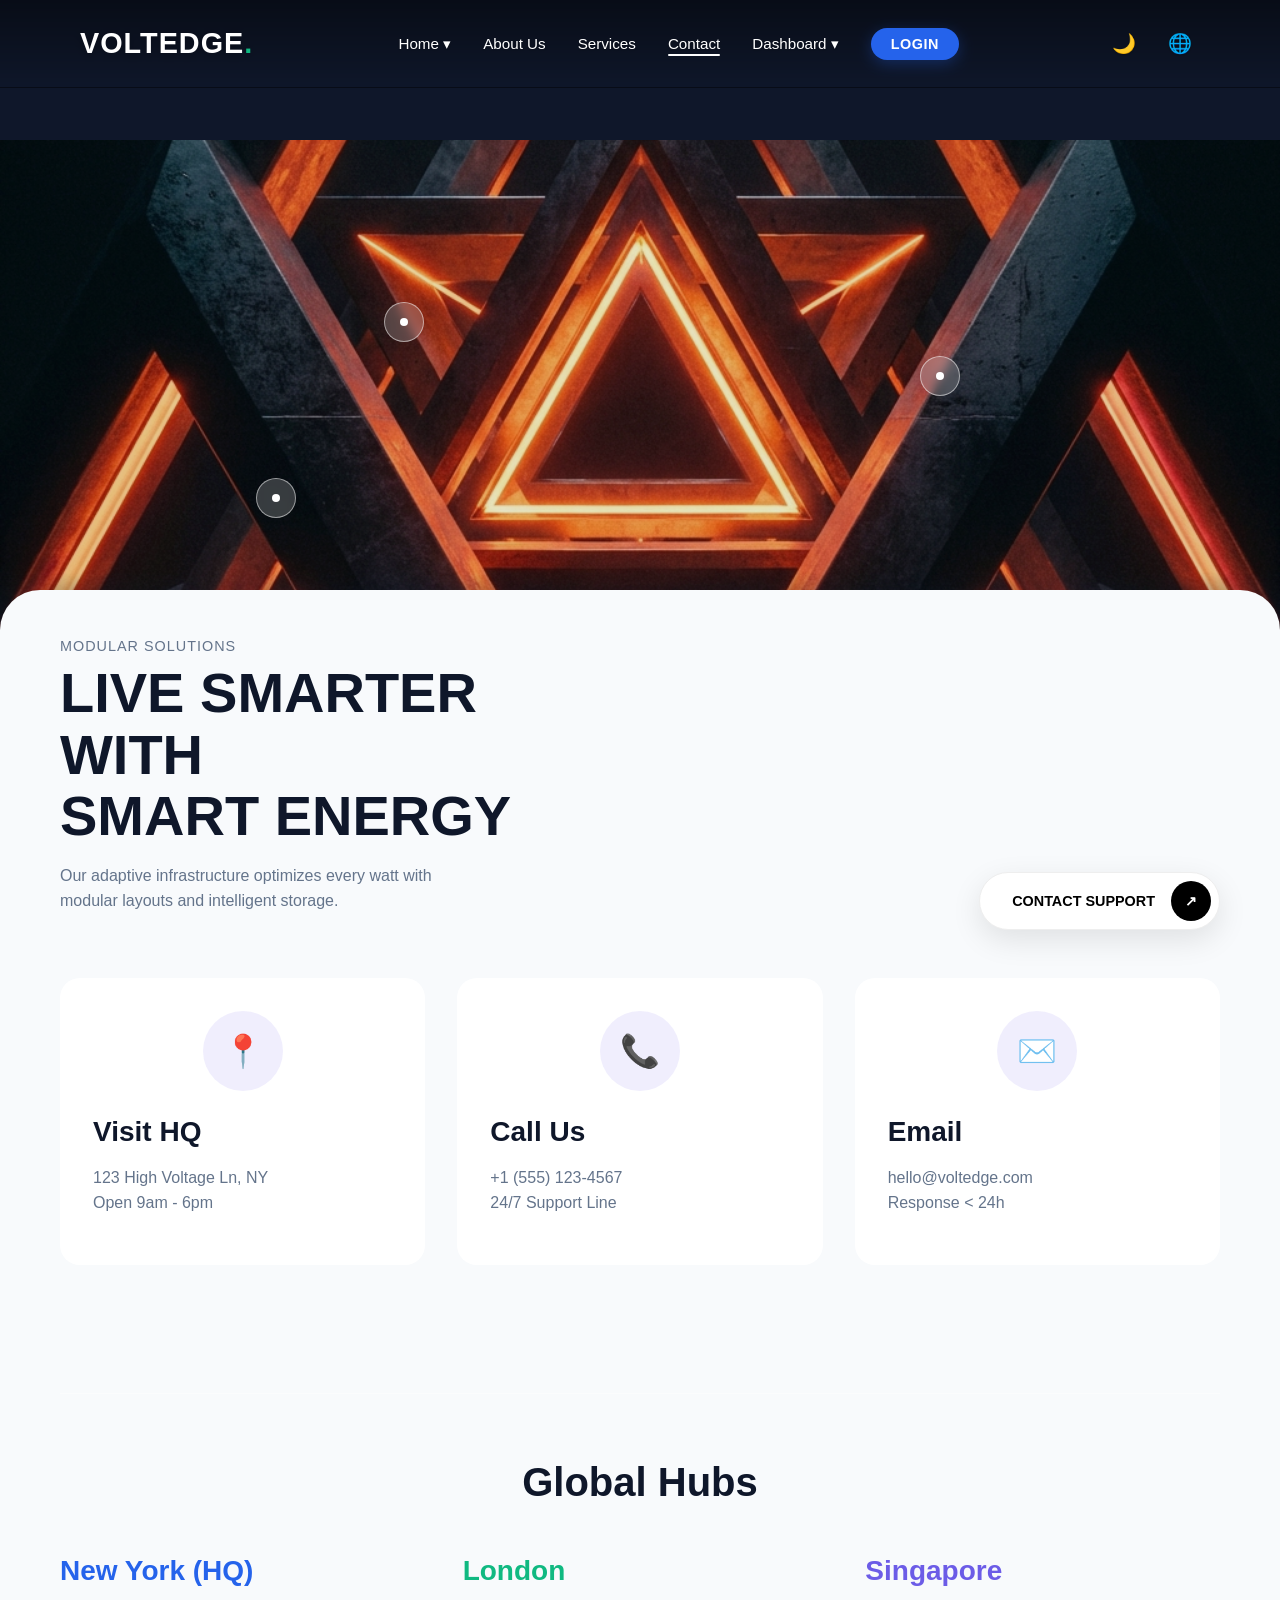
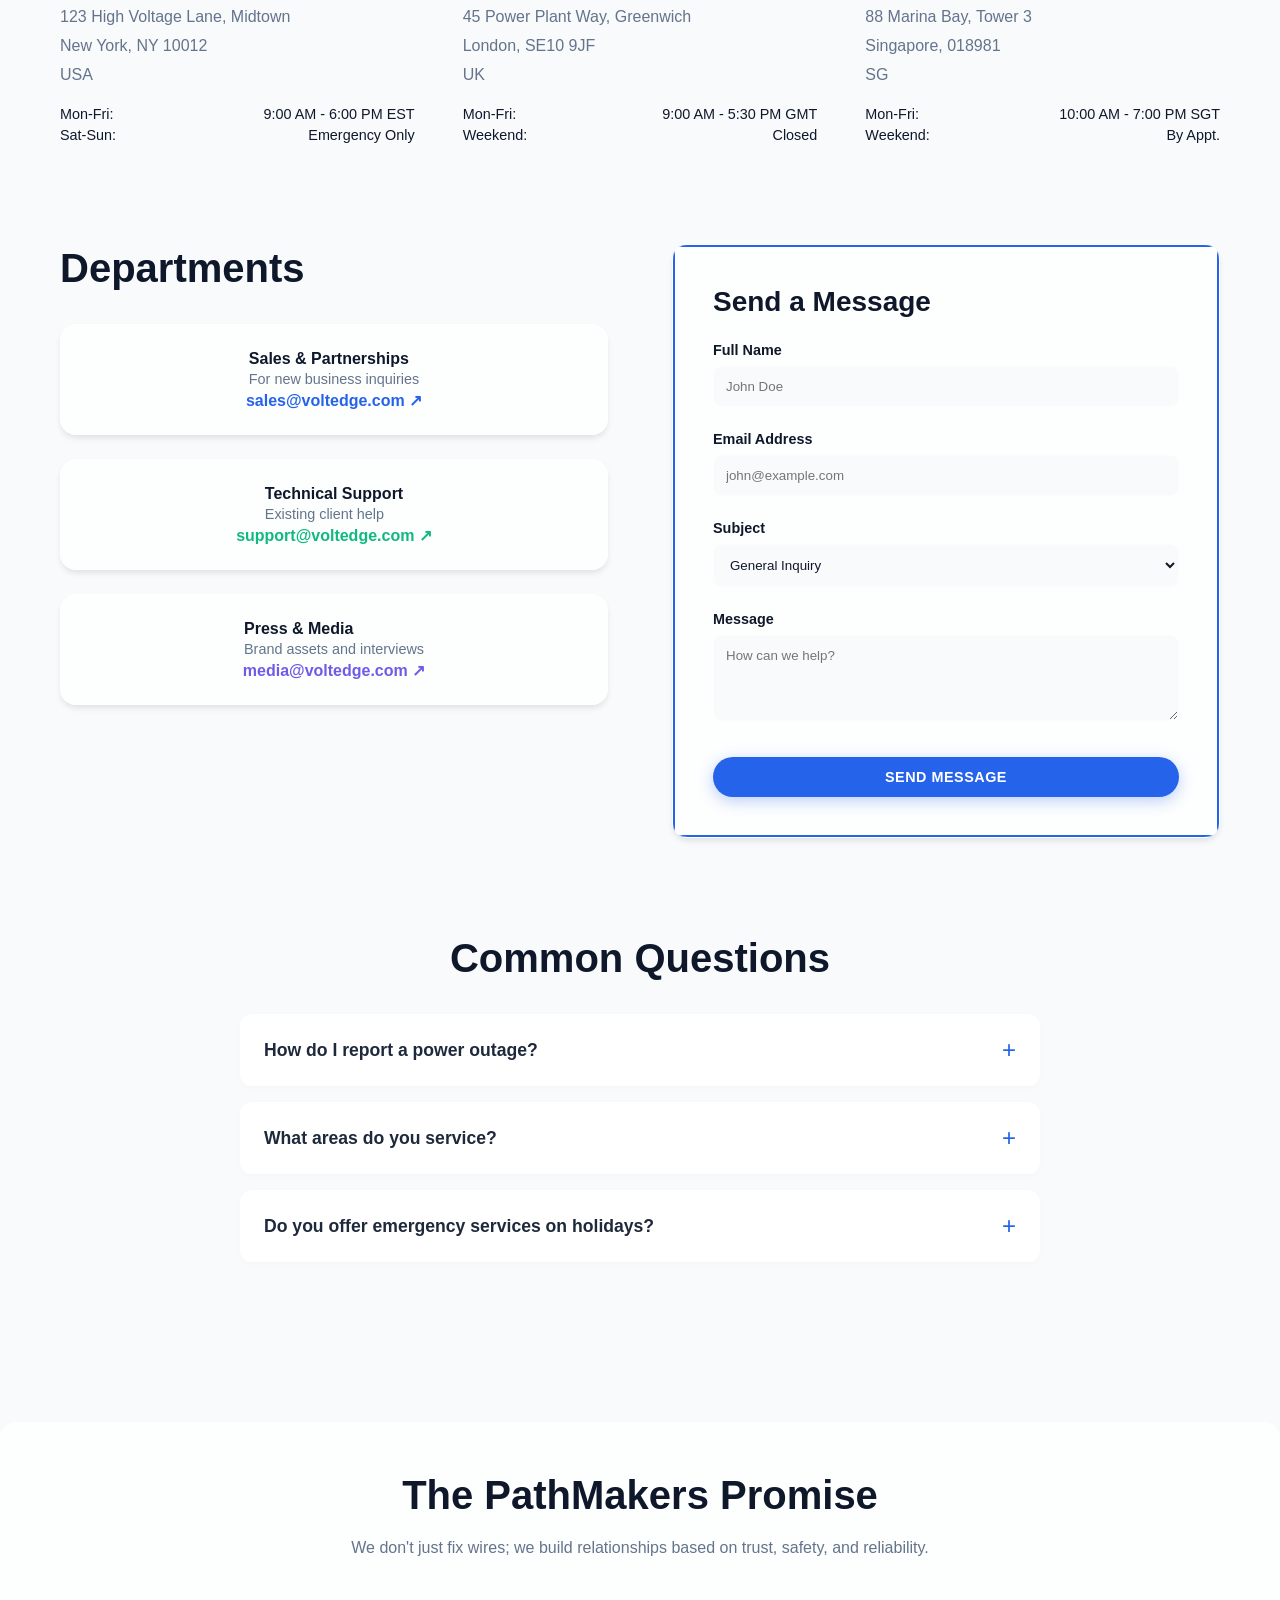
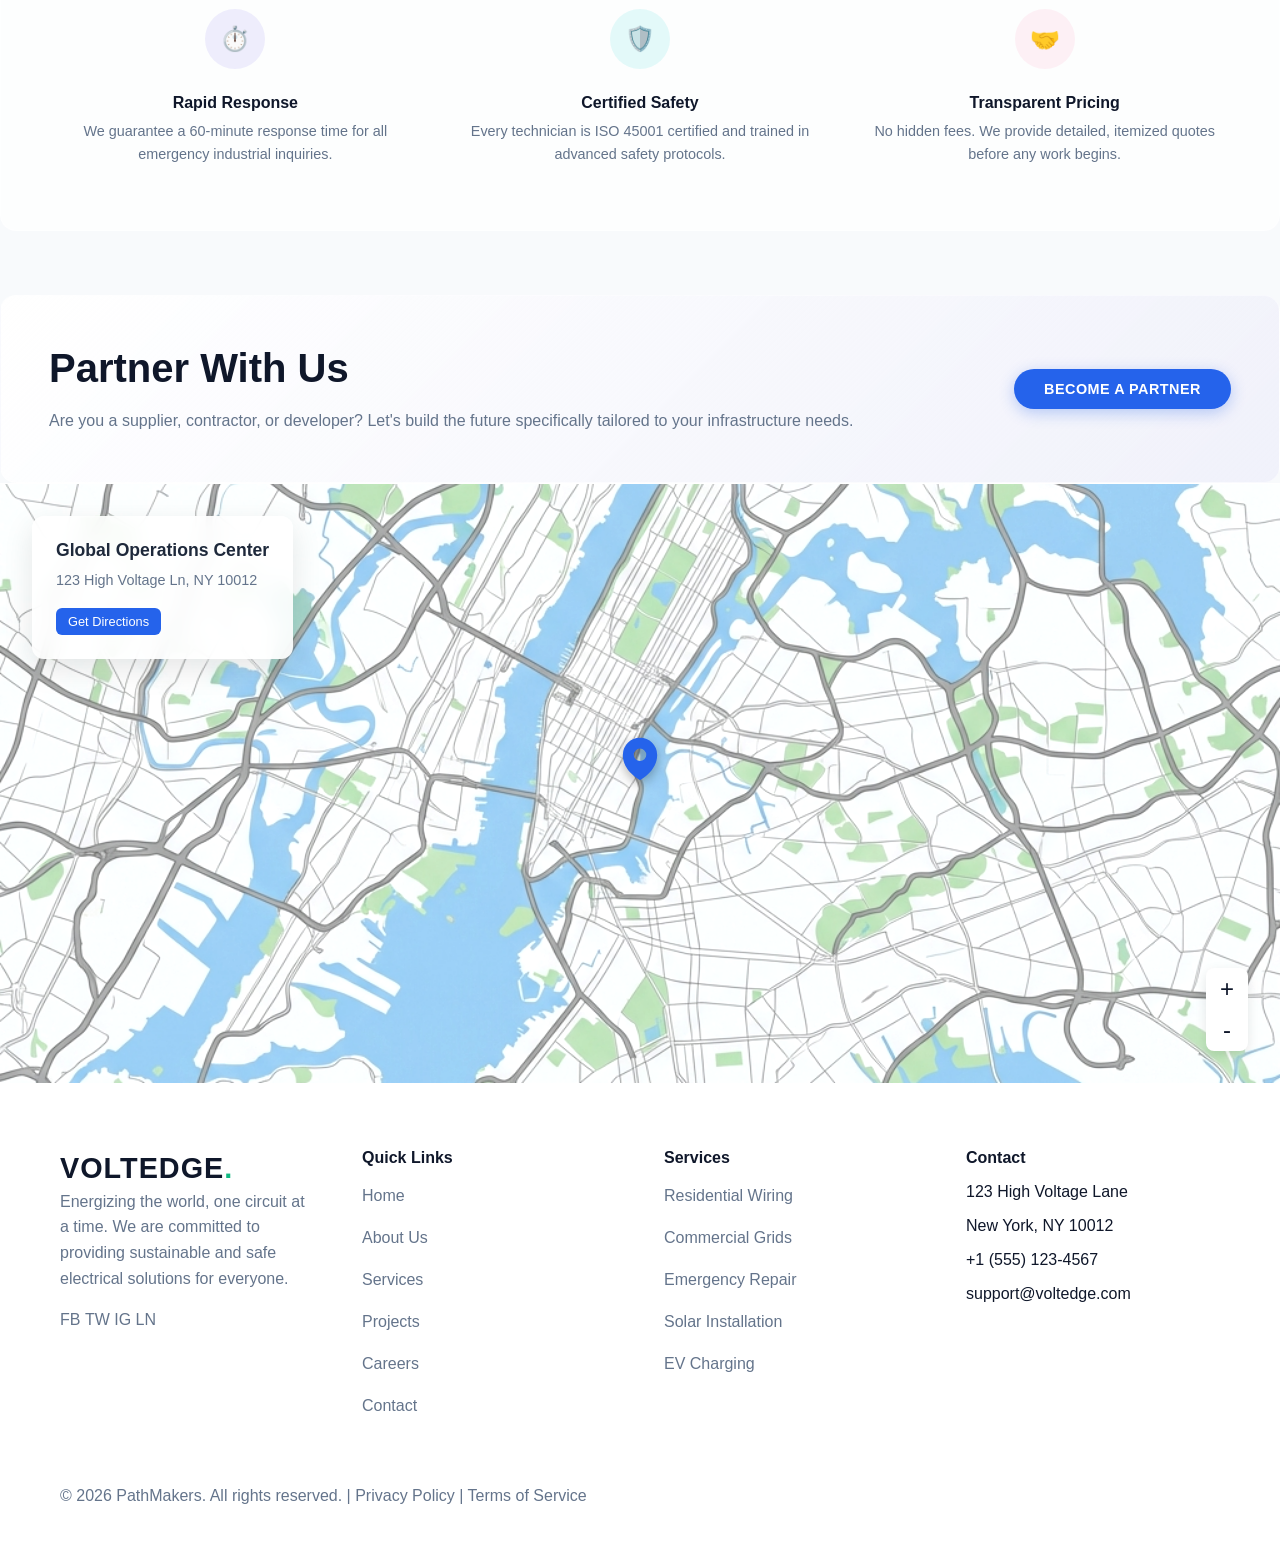
<file: contact.html>
<!DOCTYPE html>
<html lang="en" dir="ltr">

<head>
    <meta charset="UTF-8">
    <meta name="viewport" content="width=device-width, initial-scale=1.0">
    <title>VoltEdge - Contact</title>
    <link rel="icon"
        href="data:image/svg+xml,<svg xmlns=%22http://www.w3.org/2000/svg%22 viewBox=%220 0 100 100%22><text y=%22.9em%22 font-size=%2290%22>⚡</text></svg>">
    <!-- <link href="https://fonts.googleapis.com/css2?family=Inter:wght@300;400;600&family=Outfit:wght@700;800&display=swap"
        rel="stylesheet"> -->
    <link rel="stylesheet" href="style.css">
    <link rel="stylesheet" href="contact-map.css">
    <style>
        .contact-grid-layout {
            display: grid;
            grid-template-columns: 1fr 2fr;
            gap: 4rem;
        }

        @media (max-width: 900px) {
            .contact-grid-layout {
                grid-template-columns: 1fr;
            }
        }

        .office-hour-row {
            display: flex;
            justify-content: space-between;
            margin-bottom: 5px;
            gap: 1rem;
        }

        .dept-card {
            padding: 1.5rem;
            display: flex;
            align-items: center;
            justify-content: space-between;
            transition: var(--transition);
        }

        @media (max-width: 600px) {
            .office-hour-row {
                flex-direction: column;
                justify-content: flex-start;
                gap: 2px;
                margin-bottom: 12px;
            }

            .dept-card {
                flex-direction: column;
                align-items: flex-start;
                gap: 1rem;
            }

            #contact-form-card {
                padding: 1.5rem !important;
            }
        }
    </style>
</head>

<body>
    <div id="loader">
        <div class="circuit-loader">
            <div class="circuit-center"></div>
            <div class="circuit-ring"></div>
            <div class="circuit-ring"></div>
        </div>
        <div class="loader-text">Initializing...</div>
    </div>

    <nav class="navbar">
        <div class="container nav-container">
            <a href="index.html" class="logo">VoltEdge<span style="color:var(--secondary)">.</span></a>
            <ul class="nav-links">
                <li class="nav-item"><span class="nav-link">Home ▾</span>
                    <ul class="dropdown-menu">
                        <li><a href="index.html" class="dropdown-item">Home 1</a></li>
                        <li><a href="index2.html" class="dropdown-item">Home 2</a></li>
                    </ul>
                </li>
                <li class="nav-item"><a href="about.html" class="nav-link">About Us</a></li>
                <li class="nav-item"><a href="services.html" class="nav-link">Services</a></li>
                <li class="nav-item"><a href="contact.html" class="nav-link">Contact</a></li>
                <li class="nav-item">
                    <span class="nav-link">Dashboard ▾</span>
                    <ul class="dropdown-menu">
                        <li><a href="user-dashboard.html" class="dropdown-item">User Dashboard</a></li>
                        <li><a href="admin-dashboard.html" class="dropdown-item">Admin Dashboard</a></li>
                    </ul>
                </li>
                <li class="nav-item"><a href="login.html" class="btn btn-primary"
                        style="padding: 8px 20px; color: white;">Login</a></li>
            </ul>
            <div class="nav-controls"><button id="theme-btn" class="btn-icon">🌙</button><button id="rtl-btn"
                    class="btn-icon">🌐</button></div>
        </div>
    </nav>

    <!-- Domio-Inspired "Capsule" Contact Layout -->
    <div class="capsule-hero">

        <!-- Top Half: Visuals & Hotspots -->
        <div class="capsule-visual-container">
            <img src="Assets/geo_structure.png" class="capsule-main-img" alt="Energy Structure">

            <!-- Floating Hotspots -->
            <div class="hotspot" style="top: 30%; left: 30%;">
                <div class="hotspot-inner"></div>
            </div>
            <div class="hotspot" style="top: 40%; right: 25%;">
                <div class="hotspot-inner"></div>
            </div>
            <div class="hotspot" style="bottom: 30%; left: 20%;">
                <div class="hotspot-inner"></div>
            </div>
        </div>

        <!-- Bottom Half: Curved Content Area -->
        <div class="capsule-content">
            <div class="container">

                <!-- Floating Header Layout -->
                <div class="capsule-header">
                    <div class="capsule-title-group">
                        <span class="capsule-subtitle">Modular Solutions</span>
                        <h1 class="capsule-title">Live Smarter with <br>Smart Energy</h1>
                        <p style="margin-top: 1rem; max-width: 400px;">
                            Our adaptive infrastructure optimizes every watt with modular layouts and intelligent
                            storage.
                        </p>
                    </div>

                    <a href="mailto:hello@voltedge.com" class="capsule-cta">
                        Contact Support
                        <div class="capsule-cta-icon">↗</div>
                    </a>
                </div>

                <!-- Contact Grid -->
                <div class="capsule-grid">
                    <div class="capsule-card animate-up">
                        <div class="icon-box">📍</div>
                        <h3>Visit HQ</h3>
                        <p>123 High Voltage Ln, NY<br>Open 9am - 6pm</p>
                    </div>

                    <div class="capsule-card animate-up delay-100">
                        <div class="icon-box">📞</div>
                        <h3>Call Us</h3>
                        <p>+1 (555) 123-4567<br>24/7 Support Line</p>
                    </div>

                    <div class="capsule-card animate-up delay-200">
                        <div class="icon-box">✉️</div>
                        <h3>Email</h3>
                        <p>hello@voltedge.com<br>Response < 24h</p>
                    </div>
                </div>

                <!-- Expanded Contact Content (New Sections) -->
                <div style="margin-top: 8rem; border-top: 1px solid var(--glass-border); padding-top: 4rem;">

                    <!-- Global Offices Detail -->
                    <h2 class="animate-up" style="margin-bottom: 3rem; text-align: center;">Global Hubs</h2>
                    <div
                        style="display: grid; grid-template-columns: repeat(auto-fit, minmax(min(100%, 300px), 1fr)); gap: 3rem; margin-bottom: 6rem;">
                        <!-- Office 1 -->
                        <div class="animate-up">
                            <h3 style="margin-bottom: 1rem; color: var(--primary);">New York (HQ)</h3>
                            <p style="color: var(--text-muted); line-height: 1.8;">
                                123 High Voltage Lane, Midtown<br>
                                New York, NY 10012<br>
                                USA
                            </p>
                            <div style="margin-top: 1rem; font-size: 0.9rem;">
                                <div class="office-hour-row">
                                    <span>Mon-Fri:</span> <span>9:00 AM - 6:00 PM EST</span>
                                </div>
                                <div class="office-hour-row"><span>Sat-Sun:</span>
                                    <span>Emergency Only</span>
                                </div>
                            </div>
                        </div>
                        <!-- Office 2 -->
                        <div class="animate-up delay-100">
                            <h3 style="margin-bottom: 1rem; color: var(--secondary);">London</h3>
                            <p style="color: var(--text-muted); line-height: 1.8;">
                                45 Power Plant Way, Greenwich<br>
                                London, SE10 9JF<br>
                                UK
                            </p>
                            <div style="margin-top: 1rem; font-size: 0.9rem;">
                                <div class="office-hour-row">
                                    <span>Mon-Fri:</span> <span>9:00 AM - 5:30 PM GMT</span>
                                </div>
                                <div class="office-hour-row"><span>Weekend:</span>
                                    <span>Closed</span>
                                </div>
                            </div>
                        </div>
                        <!-- Office 3 -->
                        <div class="animate-up delay-200">
                            <h3 style="margin-bottom: 1rem; color: var(--accent);">Singapore</h3>
                            <p style="color: var(--text-muted); line-height: 1.8;">
                                88 Marina Bay, Tower 3<br>
                                Singapore, 018981<br>
                                SG
                            </p>
                            <div style="margin-top: 1rem; font-size: 0.9rem;">
                                <div class="office-hour-row">
                                    <span>Mon-Fri:</span> <span>10:00 AM - 7:00 PM SGT</span>
                                </div>
                                <div class="office-hour-row"><span>Weekend:</span> <span>By
                                        Appt.</span></div>
                            </div>
                        </div>
                    </div>

                    <!-- Department Directory & Form -->
                    <div
                        style="display: grid; grid-template-columns: repeat(auto-fit, minmax(min(100%, 350px), 1fr)); gap: 4rem; align-items: start;">

                        <!-- Directory -->
                        <div class="animate-up">
                            <h2 style="margin-bottom: 2rem;">Departments</h2>
                            <div style="display: grid; gap: 1.5rem;">
                                <div class="glass-card dept-card">
                                    <div>
                                        <h4 style="margin: 0;">Sales & Partnerships</h4>
                                        <p style="margin: 0; font-size: 0.9rem; color: var(--text-muted);">For new
                                            business inquiries</p>
                                    </div>
                                    <a href="mailto:sales@voltedge.com"
                                        style="color: var(--primary); text-decoration: none; font-weight: 600;">sales@voltedge.com
                                        ↗</a>
                                </div>
                                <div class="glass-card dept-card">
                                    <div>
                                        <h4 style="margin: 0;">Technical Support</h4>
                                        <p style="margin: 0; font-size: 0.9rem; color: var(--text-muted);">Existing
                                            client help</p>
                                    </div>
                                    <a href="mailto:support@voltedge.com"
                                        style="color: var(--secondary); text-decoration: none; font-weight: 600;">support@voltedge.com
                                        ↗</a>
                                </div>
                                <div class="glass-card dept-card">
                                    <div>
                                        <h4 style="margin: 0;">Press & Media</h4>
                                        <p style="margin: 0; font-size: 0.9rem; color: var(--text-muted);">Brand assets
                                            and interviews</p>
                                    </div>
                                    <a href="mailto:media@voltedge.com"
                                        style="color: var(--accent); text-decoration: none; font-weight: 600;">media@voltedge.com
                                        ↗</a>
                                </div>
                            </div>
                        </div>

                        <!-- Main Contact Form -->
                        <div class="glass-card animate-up delay-100" id="contact-form-card" style="padding: 2.5rem;">
                            <h3 style="margin-bottom: 1.5rem;">Send a Message</h3>
                            <form>
                                <div style="margin-bottom: 1.5rem;">
                                    <label
                                        style="display: block; margin-bottom: 0.5rem; font-size: 0.9rem; font-weight: 600;">Full
                                        Name</label>
                                    <input type="text" placeholder="John Doe"
                                        style="width: 100%; padding: 12px; border-radius: 8px; border: 1px solid var(--glass-border); background: var(--bg-body); color: var(--text-main);">
                                </div>
                                <div style="margin-bottom: 1.5rem;">
                                    <label
                                        style="display: block; margin-bottom: 0.5rem; font-size: 0.9rem; font-weight: 600;">Email
                                        Address</label>
                                    <input type="email" placeholder="john@example.com"
                                        style="width: 100%; padding: 12px; border-radius: 8px; border: 1px solid var(--glass-border); background: var(--bg-body); color: var(--text-main);">
                                </div>
                                <div style="margin-bottom: 1.5rem;">
                                    <label
                                        style="display: block; margin-bottom: 0.5rem; font-size: 0.9rem; font-weight: 600;">Subject</label>
                                    <select
                                        style="width: 100%; padding: 12px; border-radius: 8px; border: 1px solid var(--glass-border); background: var(--bg-body); color: var(--text-main);">
                                        <option>General Inquiry</option>
                                        <option>Request Quote</option>
                                        <option>Report Outage</option>
                                        <option>Partner With Us</option>
                                    </select>
                                </div>
                                <div style="margin-bottom: 2rem;">
                                    <label
                                        style="display: block; margin-bottom: 0.5rem; font-size: 0.9rem; font-weight: 600;">Message</label>
                                    <textarea rows="4" placeholder="How can we help?"
                                        style="width: 100%; padding: 12px; border-radius: 8px; border: 1px solid var(--glass-border); background: var(--bg-body); color: var(--text-main); font-family: inherit;"></textarea>
                                </div>
                                <button type="submit" class="btn btn-primary" style="width: 100%;">Send Message</button>
                            </form>
                        </div>
                    </div>
                </div>

                <!-- Contact FAQ -->
                <div
                    style="margin-top: 6rem; text-align: center; max-width: 800px; margin-left: auto; margin-right: auto;">
                    <h2 style="margin-bottom: 2rem;">Common Questions</h2>
                    <details class="modern-faq">
                        <summary>How do I report a power outage? <span class="loading-icon">+</span></summary>
                        <p>Please call our 24/7 emergency line immediately or use the "Report Outage" option in the form
                            above for the fastest response.</p>
                    </details>
                    <details class="modern-faq">
                        <summary>What areas do you service? <span class="loading-icon">+</span></summary>
                        <p>We currently service the entire East Coast of the US, London Greater Area, and Singapore
                            Central District.</p>
                    </details>
                    <details class="modern-faq">
                        <summary>Do you offer emergency services on holidays? <span class="loading-icon">+</span>
                        </summary>
                        <p>Yes, our emergency teams are on standby 365 days a year, including all major holidays, to
                            ensure your safety.</p>
                    </details>
                </div>

            </div>
        </div>
    </div>

    <!-- Support Promise Section -->
    <div
        style="margin-top: 6rem; background: var(--glass-bg); padding: 3rem; border-radius: 16px; border: 1px solid var(--glass-border);">
        <div style="text-align: center; max-width: 700px; margin: 0 auto 3rem auto;">
            <h2 style="margin-bottom: 1rem;">The PathMakers Promise</h2>
            <p style="color: var(--text-muted);">We don't just fix wires; we build relationships based on trust, safety,
                and reliability.</p>
        </div>

        <div style="display: grid; grid-template-columns: repeat(auto-fit, minmax(250px, 1fr)); gap: 2rem;">
            <div style="text-align: center;">
                <div
                    style="width: 60px; height: 60px; background: rgba(108, 92, 231, 0.1); border-radius: 50%; display: flex; align-items: center; justify-content: center; margin: 0 auto 1.5rem auto; color: var(--primary); font-size: 1.5rem;">
                    ⏱️</div>
                <h4 style="margin-bottom: 0.5rem;">Rapid Response</h4>
                <p style="font-size: 0.9rem; color: var(--text-muted);">We guarantee a 60-minute response time for all
                    emergency industrial inquiries.</p>
            </div>
            <div style="text-align: center;">
                <div
                    style="width: 60px; height: 60px; background: rgba(0, 206, 201, 0.1); border-radius: 50%; display: flex; align-items: center; justify-content: center; margin: 0 auto 1.5rem auto; color: var(--secondary); font-size: 1.5rem;">
                    🛡️</div>
                <h4 style="margin-bottom: 0.5rem;">Certified Safety</h4>
                <p style="font-size: 0.9rem; color: var(--text-muted);">Every technician is ISO 45001 certified and
                    trained in advanced safety protocols.</p>
            </div>
            <div style="text-align: center;">
                <div
                    style="width: 60px; height: 60px; background: rgba(253, 121, 168, 0.1); border-radius: 50%; display: flex; align-items: center; justify-content: center; margin: 0 auto 1.5rem auto; color: var(--accent); font-size: 1.5rem;">
                    🤝</div>
                <h4 style="margin-bottom: 0.5rem;">Transparent Pricing</h4>
                <p style="font-size: 0.9rem; color: var(--text-muted);">No hidden fees. We provide detailed, itemized
                    quotes before any work begins.</p>
            </div>
        </div>
    </div>

    <!-- Partnership CTA -->
    <div
        style="margin-top: 4rem; display: flex; flex-wrap: wrap; gap: 2rem; align-items: center; justify-content: space-between; background: linear-gradient(135deg, var(--bg-card) 0%, rgba(108, 92, 231, 0.05) 100%); padding: 3rem; border-radius: 16px; border: 1px solid var(--glass-border);">
        <div style="flex: 1; min-width: 300px;">
            <h2 style="margin-bottom: 1rem;">Partner With Us</h2>
            <p style="color: var(--text-muted); margin-bottom: 0;">Are you a supplier, contractor, or developer? Let's
                build the future specifically tailored to your infrastructure needs.</p>
        </div>
        <div>
            <a href="#" class="btn btn-primary" style="padding: 12px 30px;">Become a Partner</a>
        </div>
    </div>

    <!-- Interactive Map Section -->
    <section class="interactive-map-section">
        <div class="map-container" id="mapContainer">
            <div class="map-content" id="mapContent">
                <img src="Assets/map_normal_street.png" alt="New York Street Map" class="map-image">
                <div class="map-pin">
                    <div class="pin-head">
                        <svg xmlns="http://www.w3.org/2000/svg" viewBox="0 0 24 24" fill="currentColor">
                            <path fill-rule="evenodd"
                                d="M11.54 22.351l.07.04.028.016a.76.76 0 00.723 0l.028-.015.071-.041a16.975 16.975 0 001.144-.742 19.58 19.58 0 002.683-2.282c1.944-1.99 3.963-4.98 3.963-8.827a8.25 8.25 0 00-16.5 0c0 3.846 2.02 6.837 3.963 8.827a19.58 19.58 0 002.682 2.282 16.975 16.975 0 001.145.742zM12 13.5a3 3 0 100-6 3 3 0 000 6z"
                                clip-rule="evenodd" />
                        </svg>
                    </div>
                    <div class="pin-pulse"></div>
                    <div class="pin-tooltip">
                        <strong>VoltEdge HQ</strong><br>New York, NY
                    </div>
                </div>
            </div>

            <div class="map-controls">
                <button class="zoom-btn" id="zoomIn" title="Zoom In">+</button>
                <div class="zoom-divider"></div>
                <button class="zoom-btn" id="zoomOut" title="Zoom Out">-</button>
            </div>

            <div class="map-overlay-info">
                <h3>Global Operations Center</h3>
                <p>123 High Voltage Ln, NY 10012</p>
                <a href="#" class="btn-xs">Get Directions</a>
            </div>
        </div>
    </section>

    <!-- Footer -->
    <footer class="footer">
        <div class="container">
            <div class="footer-grid">
                <div class="footer-col footer-brand-col">
                    <a href="index.html" class="logo">VOLTEDGE<span style="color:var(--secondary)">.</span></a>
                    <p>Energizing the world, one circuit at a time. We are committed to providing sustainable and safe
                        electrical solutions for everyone.</p>
                    <div class="footer-socials">
                        <a href="#">FB</a>
                        <a href="#">TW</a>
                        <a href="#">IG</a>
                        <a href="#">LN</a>
                    </div>
                </div>

                <div class="footer-col">
                    <h4>Quick Links</h4>
                    <ul>
                        <li><a href="index.html">Home</a></li>
                        <li><a href="about.html">About Us</a></li>
                        <li><a href="services.html">Services</a></li>
                        <li><a href="projects.html">Projects</a></li>
                        <li><a href="career.html">Careers</a></li>
                        <li><a href="contact.html">Contact</a></li>
                    </ul>
                </div>

                <div class="footer-col">
                    <h4>Services</h4>
                    <ul>
                        <li><a href="#">Residential Wiring</a></li>
                        <li><a href="#">Commercial Grids</a></li>
                        <li><a href="#">Emergency Repair</a></li>
                        <li><a href="#">Solar Installation</a></li>
                        <li><a href="#">EV Charging</a></li>
                    </ul>
                </div>

                <div class="footer-col">
                    <h4>Contact</h4>
                    <ul>
                        <li>123 High Voltage Lane</li>
                        <li>New York, NY 10012</li>
                        <li>+1 (555) 123-4567</li>
                        <li>support@voltedge.com</li>
                    </ul>
                </div>
            </div>

            <div class="footer-bottom">
                <p>&copy; 2026 PathMakers. All rights reserved. | <a href="#">Privacy Policy</a> | <a href="#">Terms of
                        Service</a></p>
            </div>
        </div>
    </footer>

    <script src="rtltoggle.js"></script>
    <script src="main.js"></script>
    <script>
        document.addEventListener('DOMContentLoaded', () => {
            const mapContainer = document.getElementById('mapContainer');
            const mapContent = document.getElementById('mapContent');
            const zoomInBtn = document.getElementById('zoomIn');
            const zoomOutBtn = document.getElementById('zoomOut');

            if (!mapContainer || !mapContent) return;

            let scale = 1;
            const SCALE_STEP = 0.5;
            const MAX_SCALE = 4;
            const MIN_SCALE = 1;

            let isDragging = false;
            let startX, startY;
            let currentX = 0, currentY = 0;

            // Zoom Functionality
            function updateTransform() {
                // Limit panning boundaries based on scale
                const maxTranslateX = (mapContent.offsetWidth * scale - mapContainer.offsetWidth) / 2;
                const maxTranslateY = (mapContent.offsetHeight * scale - mapContainer.offsetHeight) / 2;

                if (scale === 1) {
                    currentX = 0;
                    currentY = 0;
                } else {
                    // Clamp translation
                    currentX = Math.min(Math.max(currentX, -maxTranslateX), maxTranslateX);
                    currentY = Math.min(Math.max(currentY, -maxTranslateY), maxTranslateY);
                }

                mapContent.style.transform = `translate(${currentX}px, ${currentY}px) scale(${scale})`;
            }

            zoomInBtn.addEventListener('click', () => {
                if (scale < MAX_SCALE) {
                    scale += SCALE_STEP;
                    updateTransform();
                }
            });

            zoomOutBtn.addEventListener('click', () => {
                if (scale > MIN_SCALE) {
                    scale -= SCALE_STEP;
                    if (scale < MIN_SCALE) scale = MIN_SCALE;
                    updateTransform();
                }
            });

            // Drag/Pan Functionality
            mapContainer.addEventListener('mousedown', (e) => {
                if (scale <= 1) return; // Only pan when zoomed in
                isDragging = true;
                startX = e.clientX - currentX;
                startY = e.clientY - currentY;
                mapContainer.style.cursor = 'grabbing';
            });

            window.addEventListener('mouseup', () => {
                isDragging = false;
                mapContainer.style.cursor = 'grab';
            });

            window.addEventListener('mousemove', (e) => {
                if (!isDragging) return;
                e.preventDefault();
                currentX = e.clientX - startX;
                currentY = e.clientY - startY;
                updateTransform(); // This handles clamping
                mapContent.style.transform = `translate(${currentX}px, ${currentY}px) scale(${scale})`;
            });

            // Mouse Wheel Zoom
            mapContainer.addEventListener('wheel', (e) => {
                if (e.ctrlKey || scale > 1) {

                    if (e.deltaY < 0 && scale < MAX_SCALE) {
                        e.preventDefault();
                        scale += 0.2;
                        if (scale > MAX_SCALE) scale = MAX_SCALE;
                        updateTransform();
                    } else if (e.deltaY > 0 && scale > MIN_SCALE) {
                        e.preventDefault();
                        scale -= 0.2;
                        if (scale < MIN_SCALE) scale = MIN_SCALE;
                        updateTransform();
                    }
                }
            });
        });
    </script>
</body>

</html>
</file>
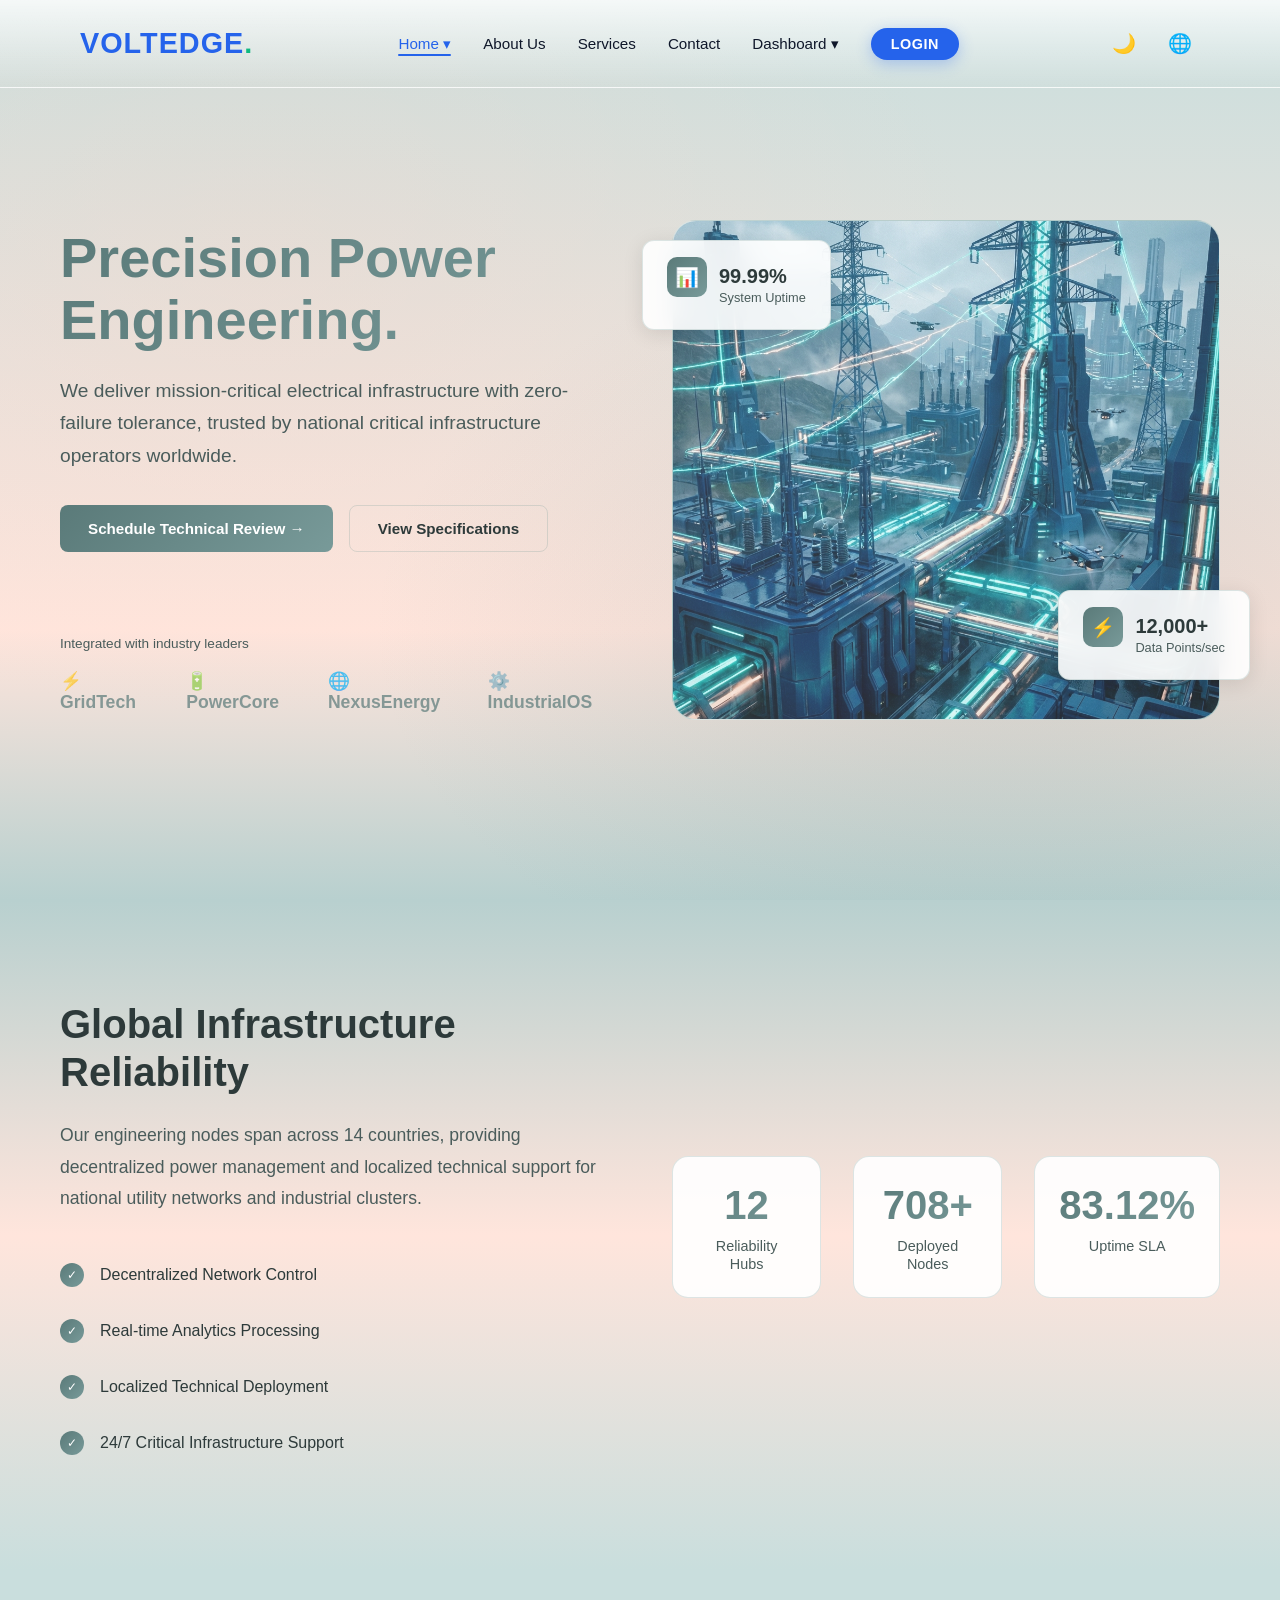
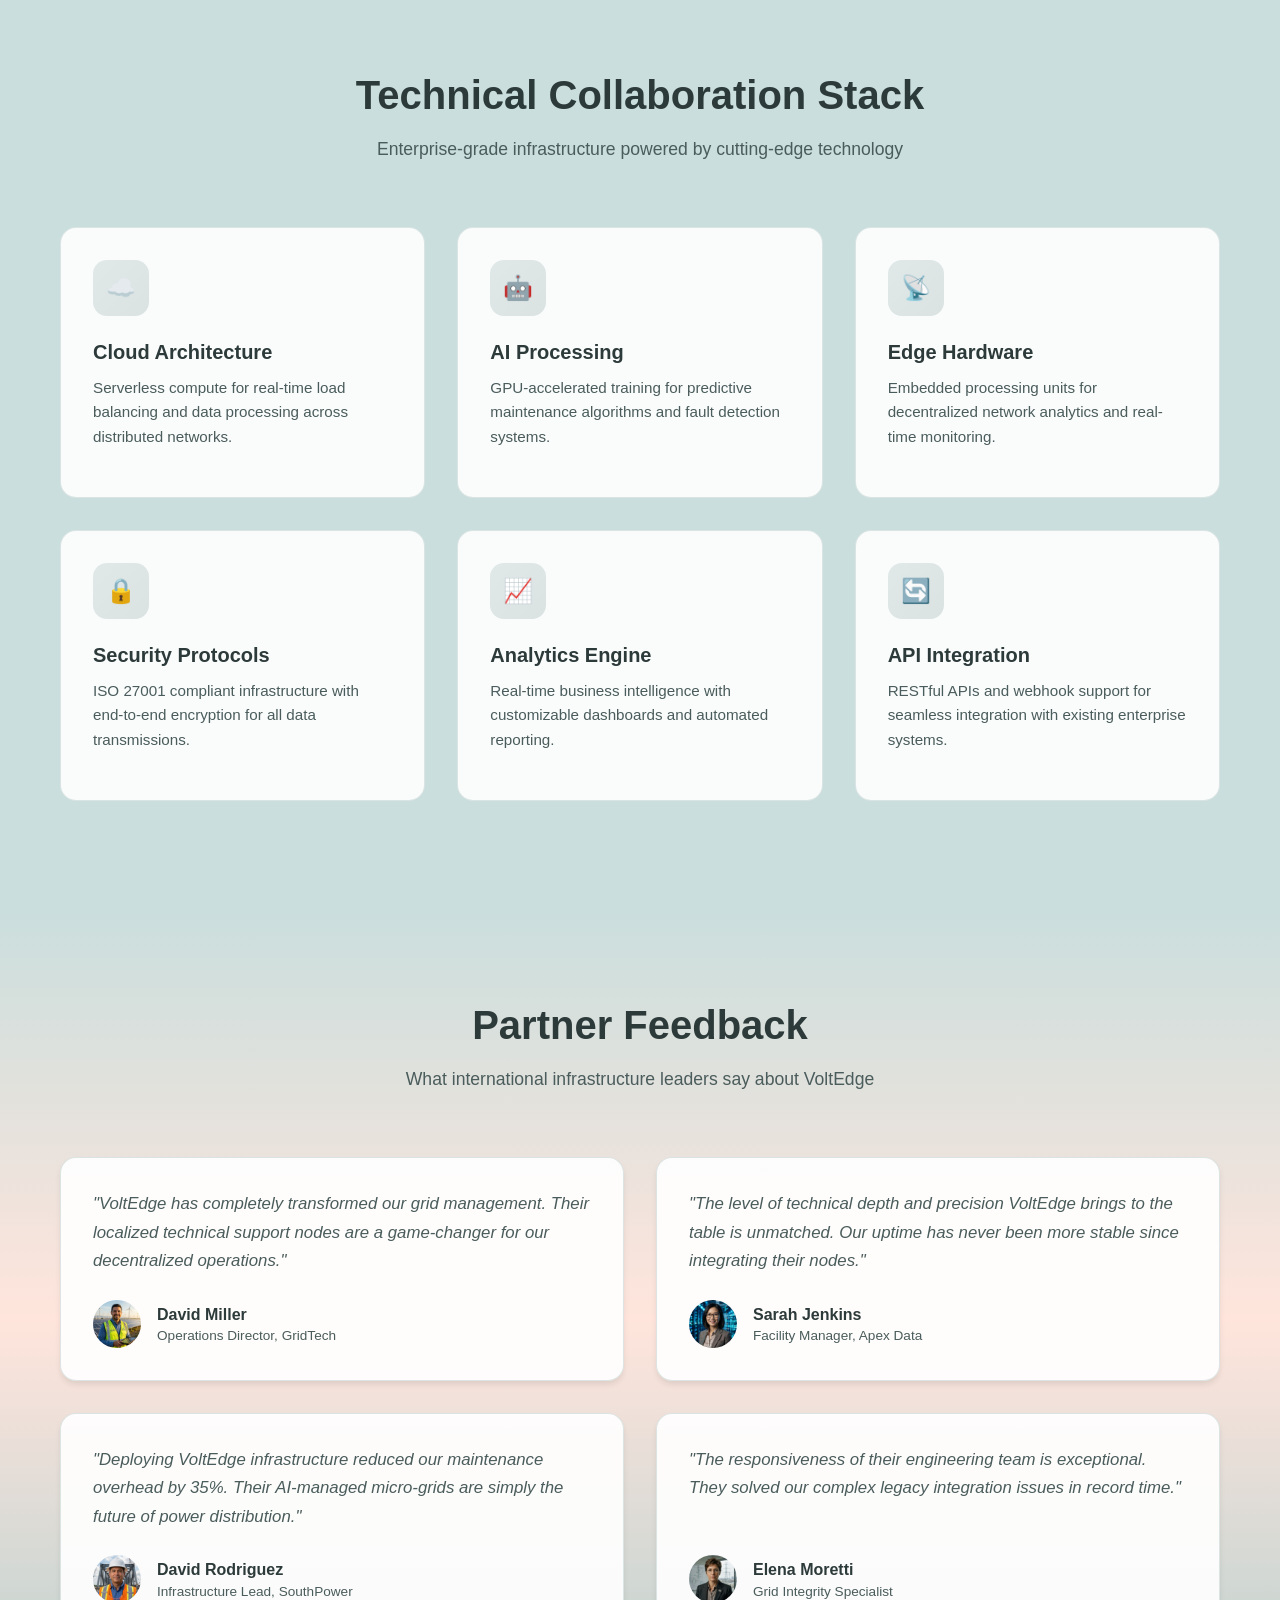
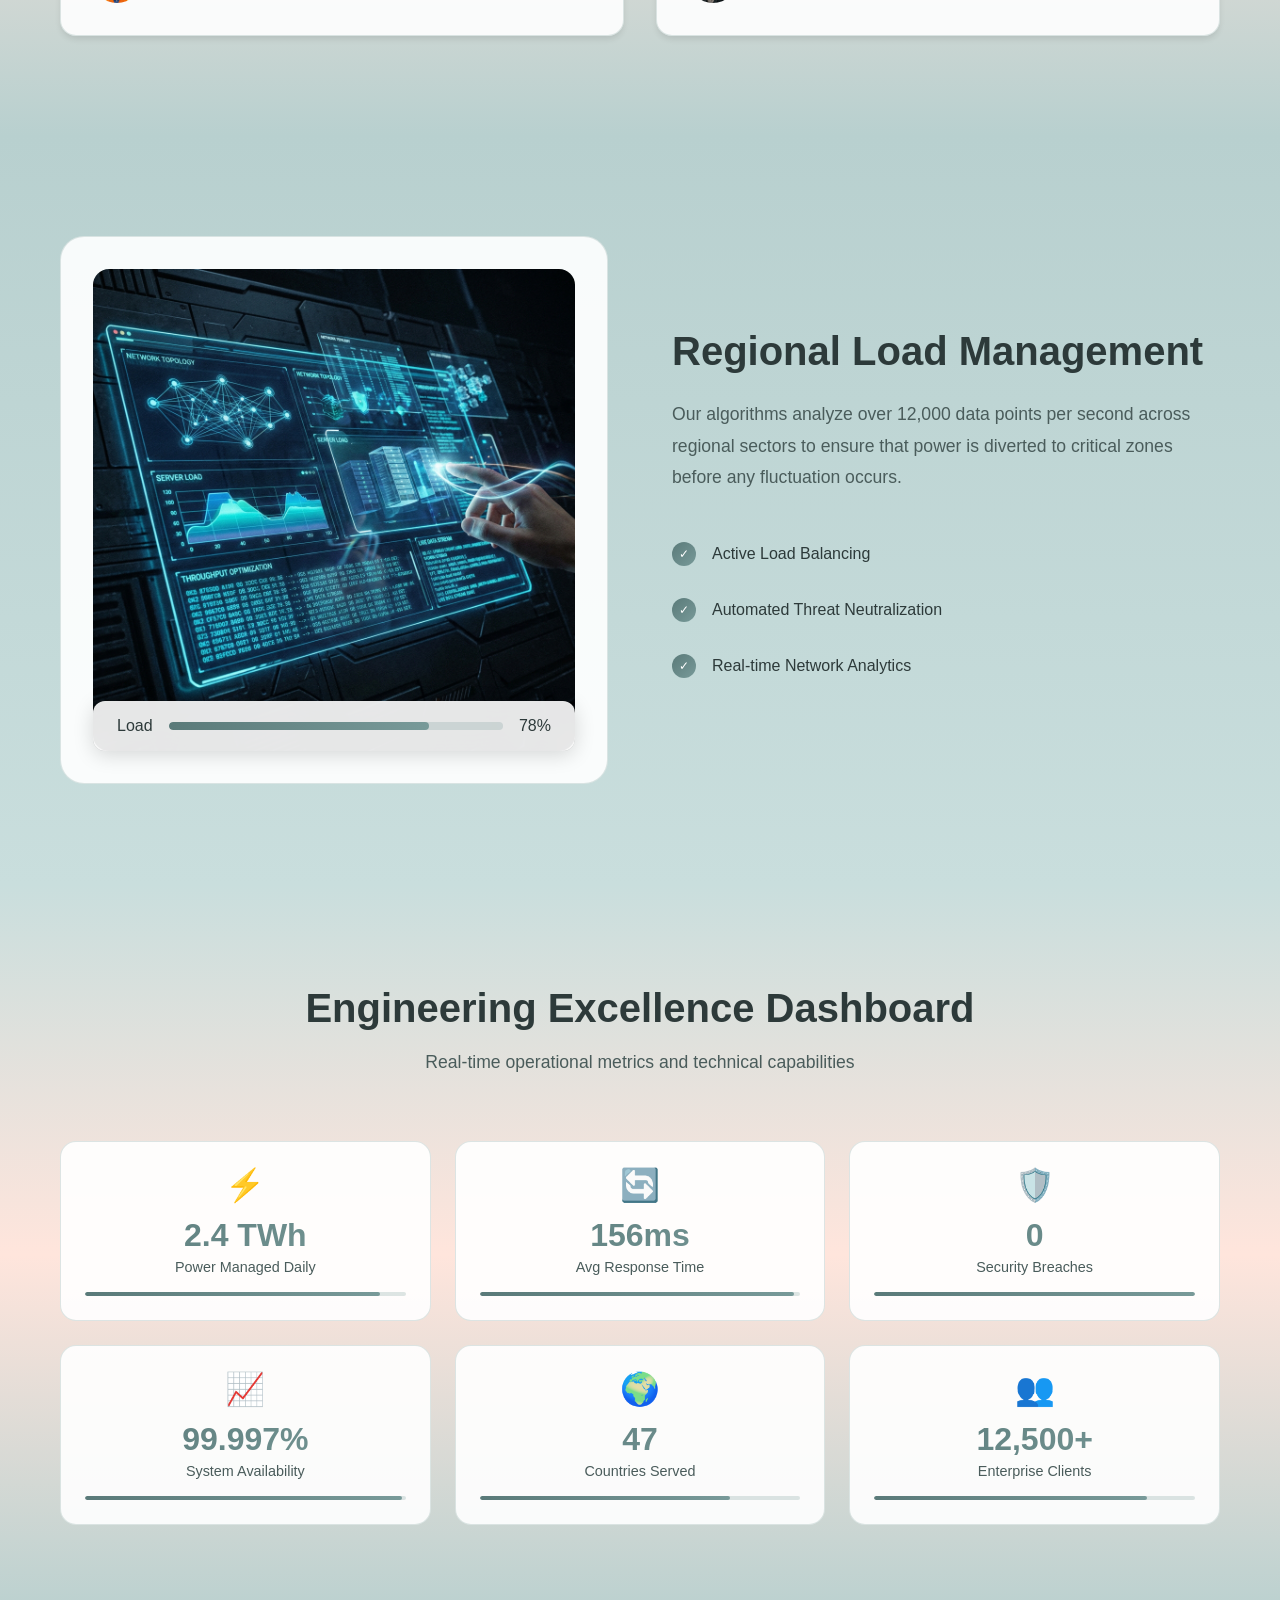
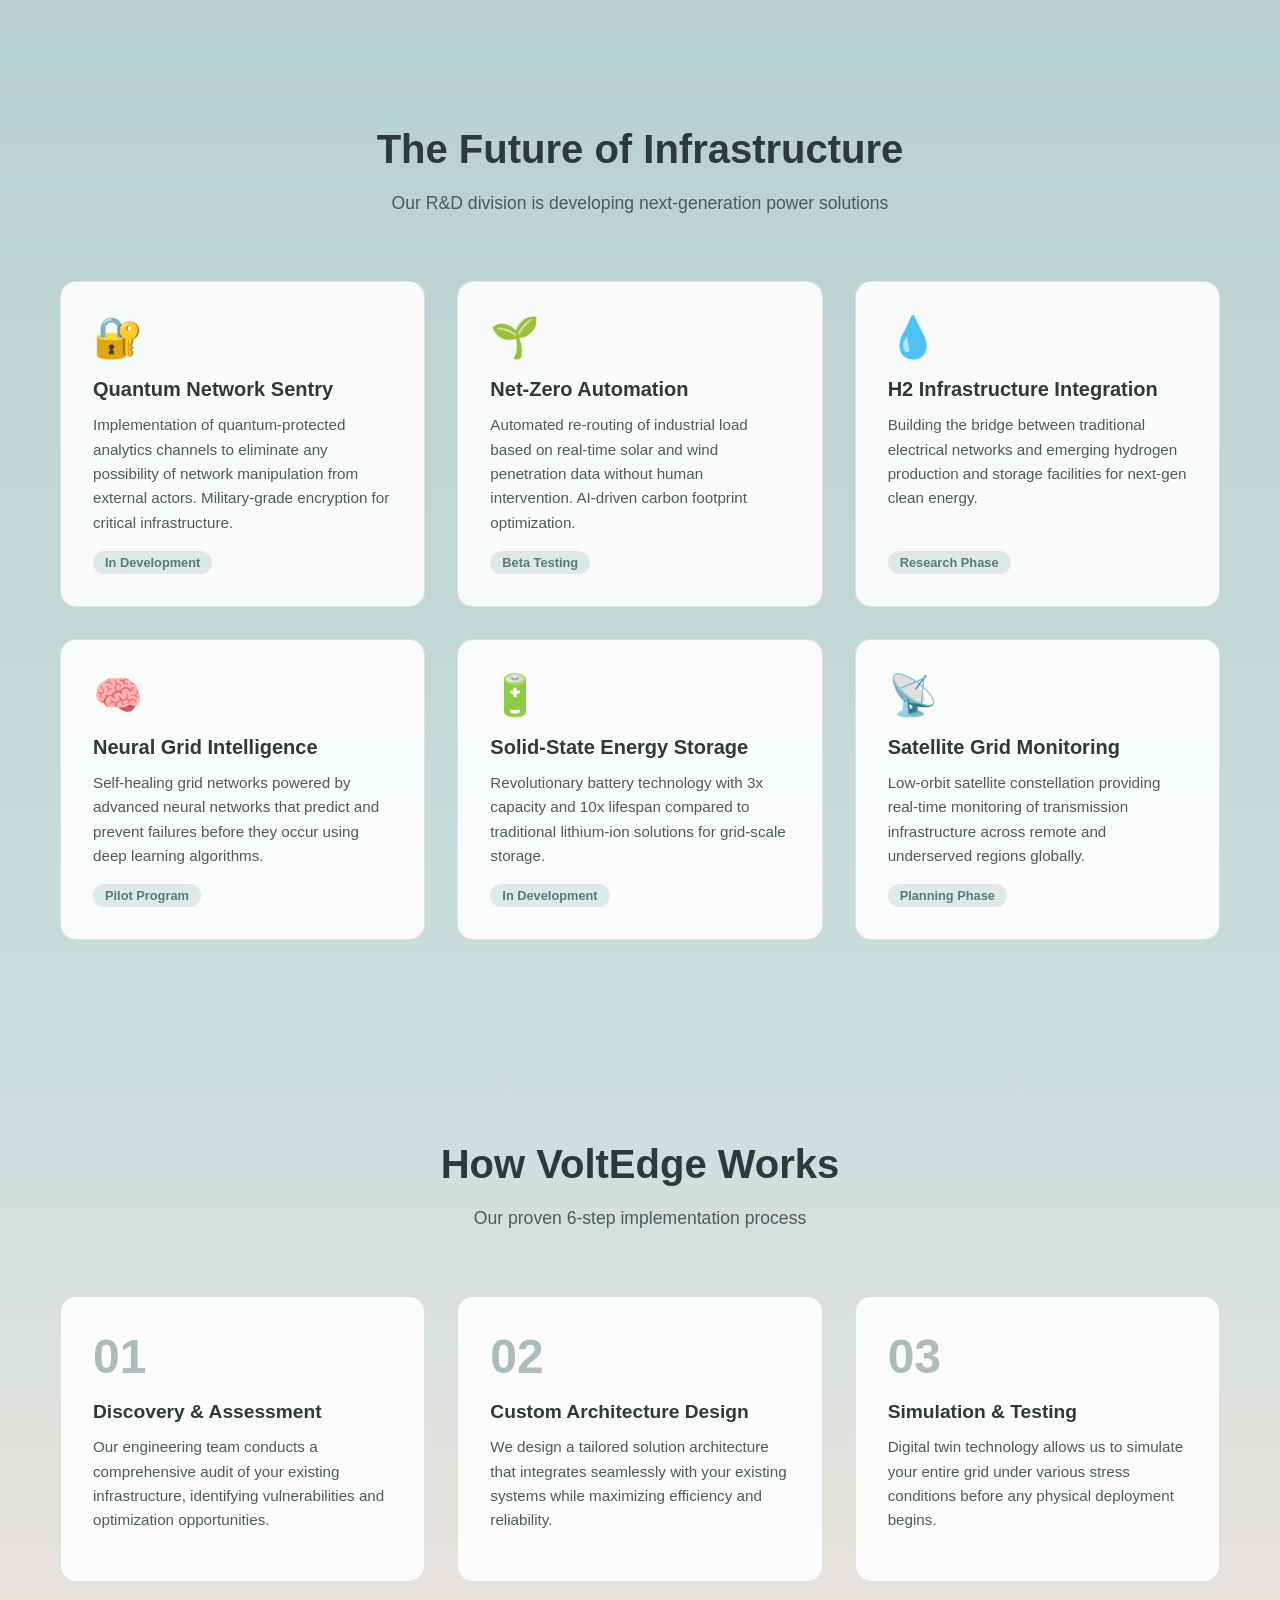
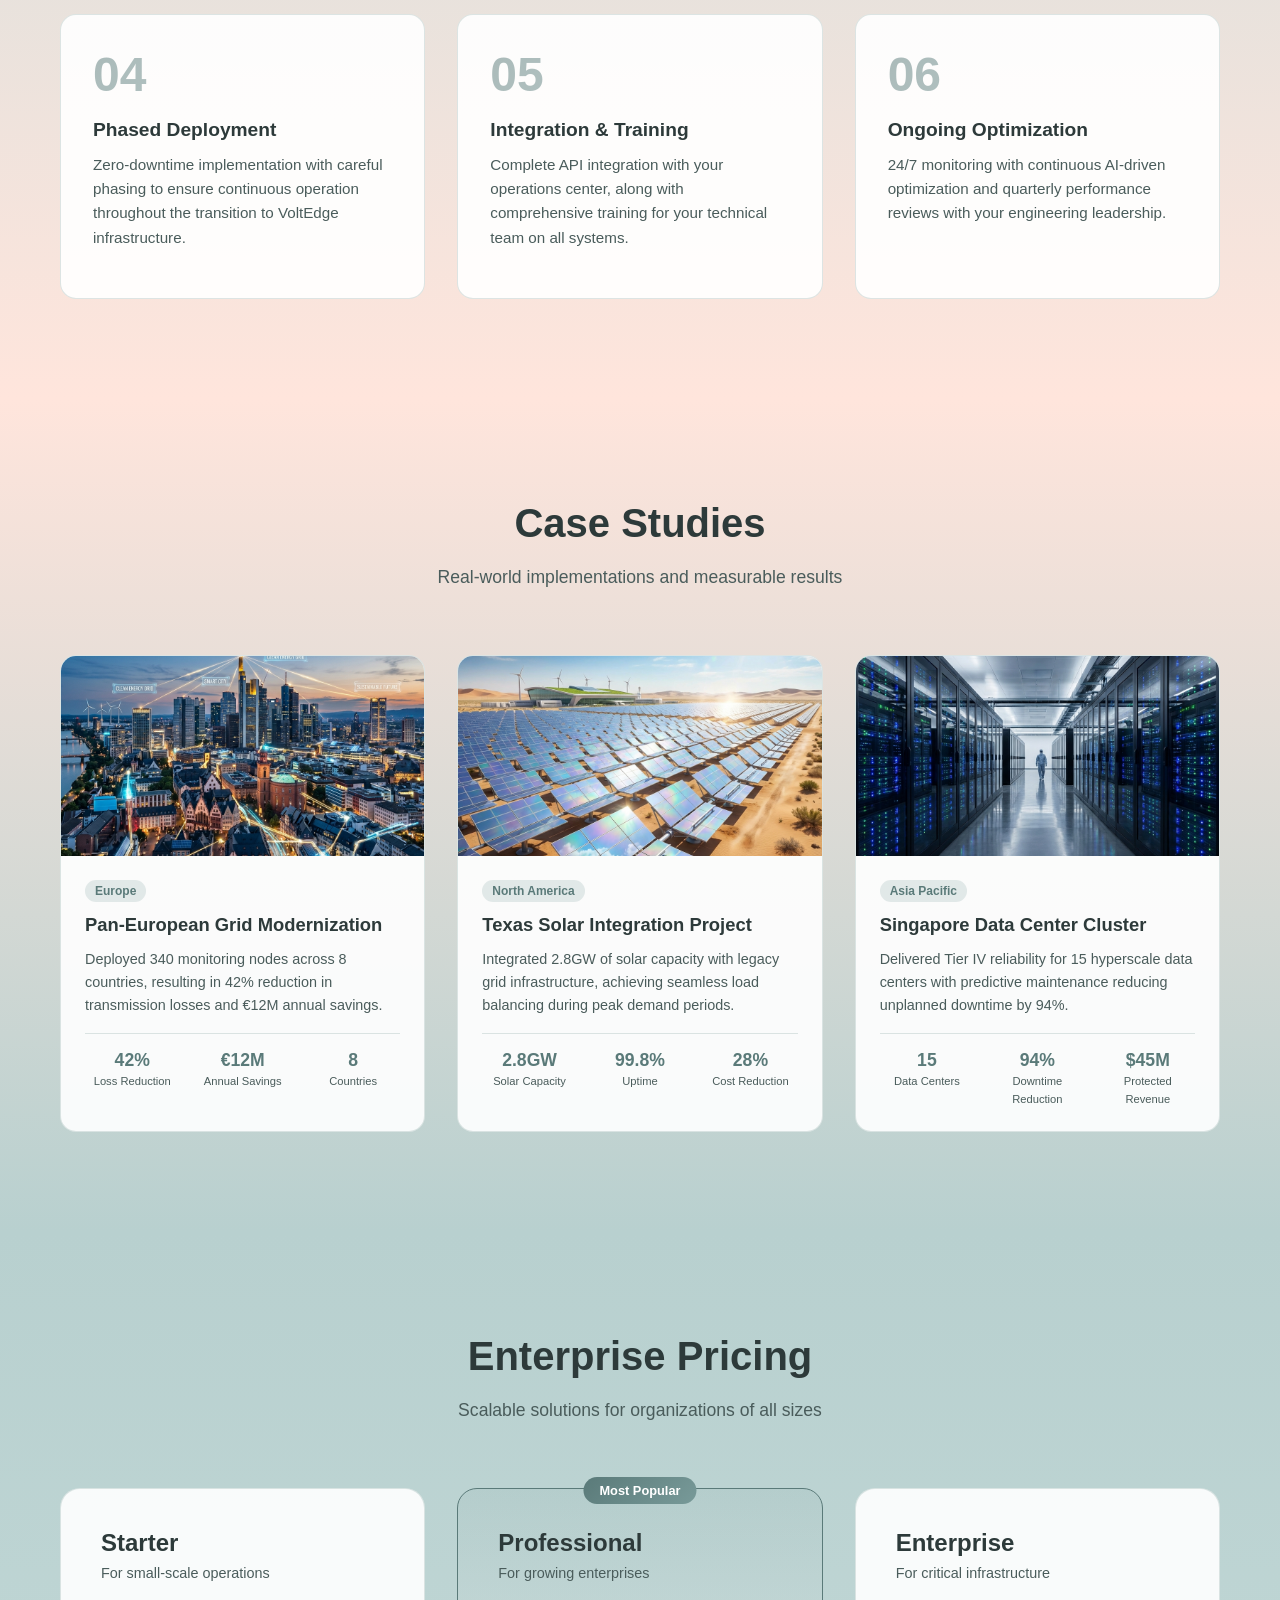
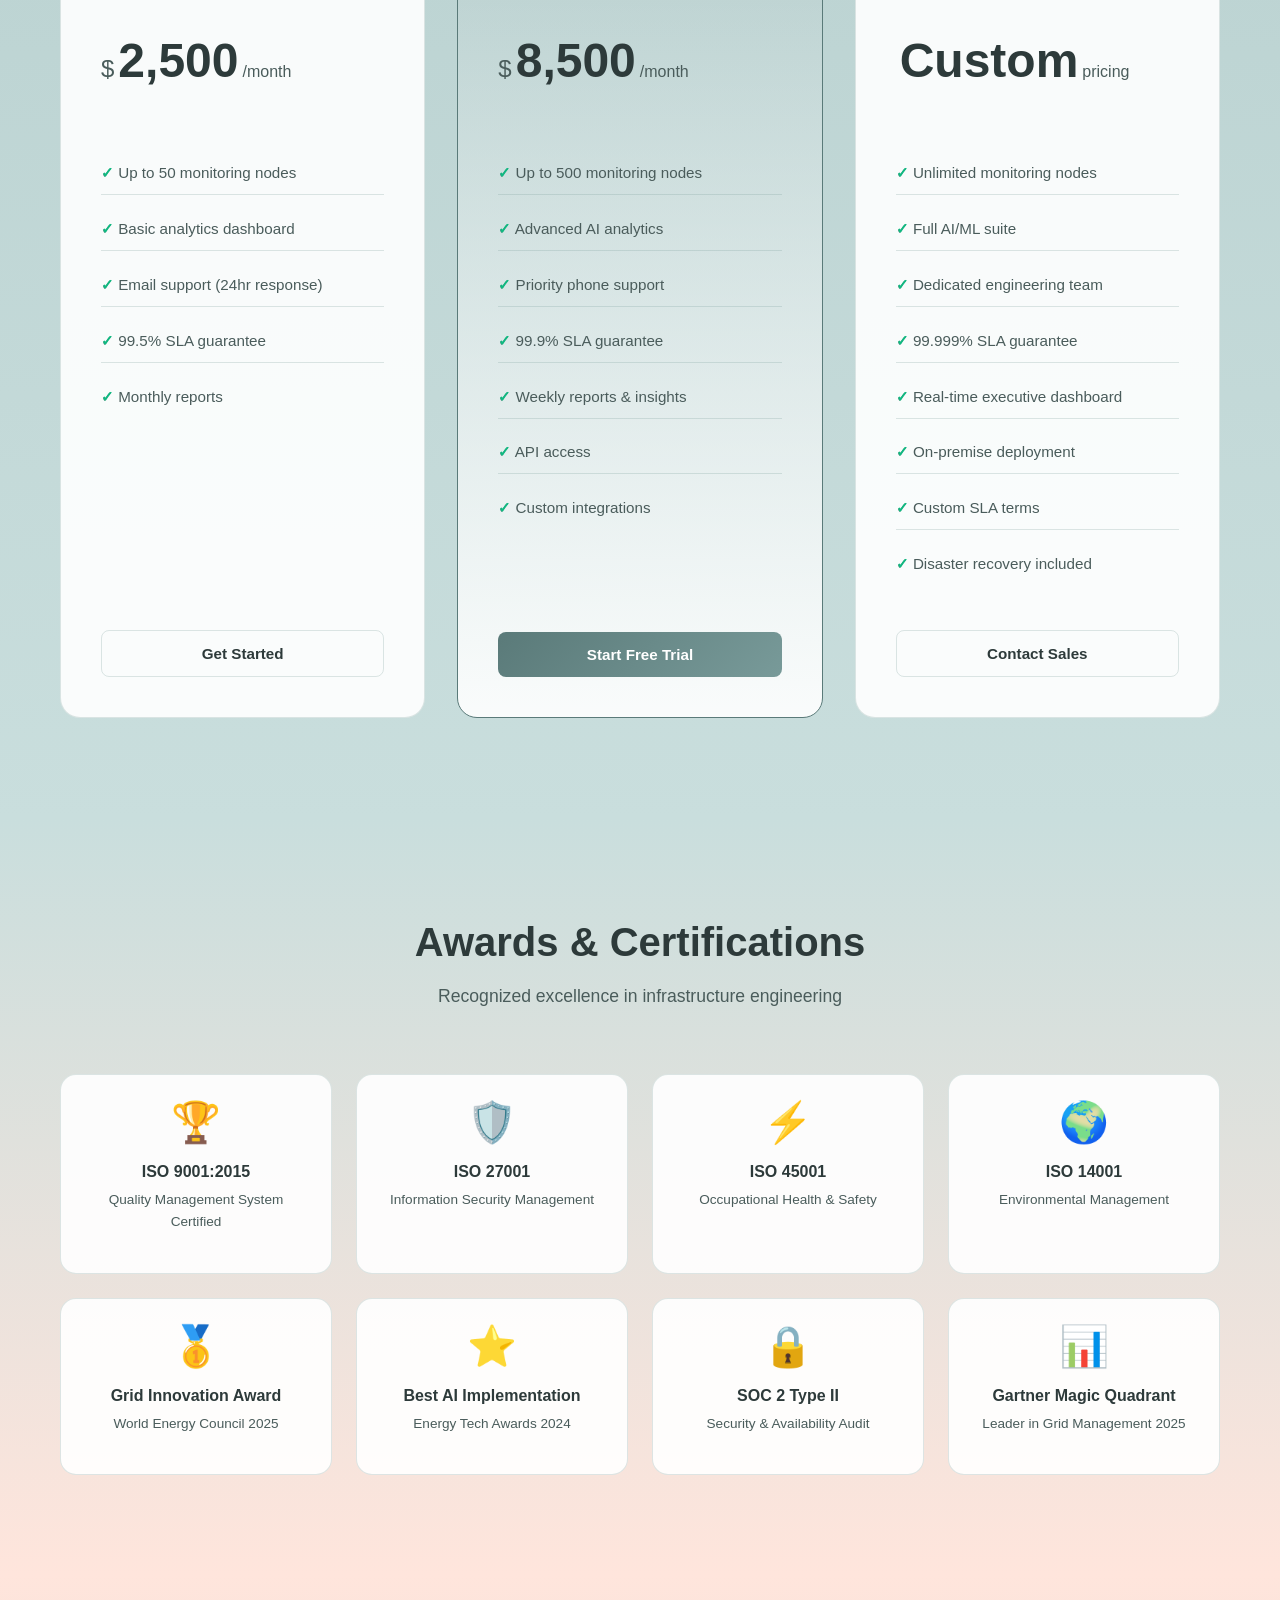
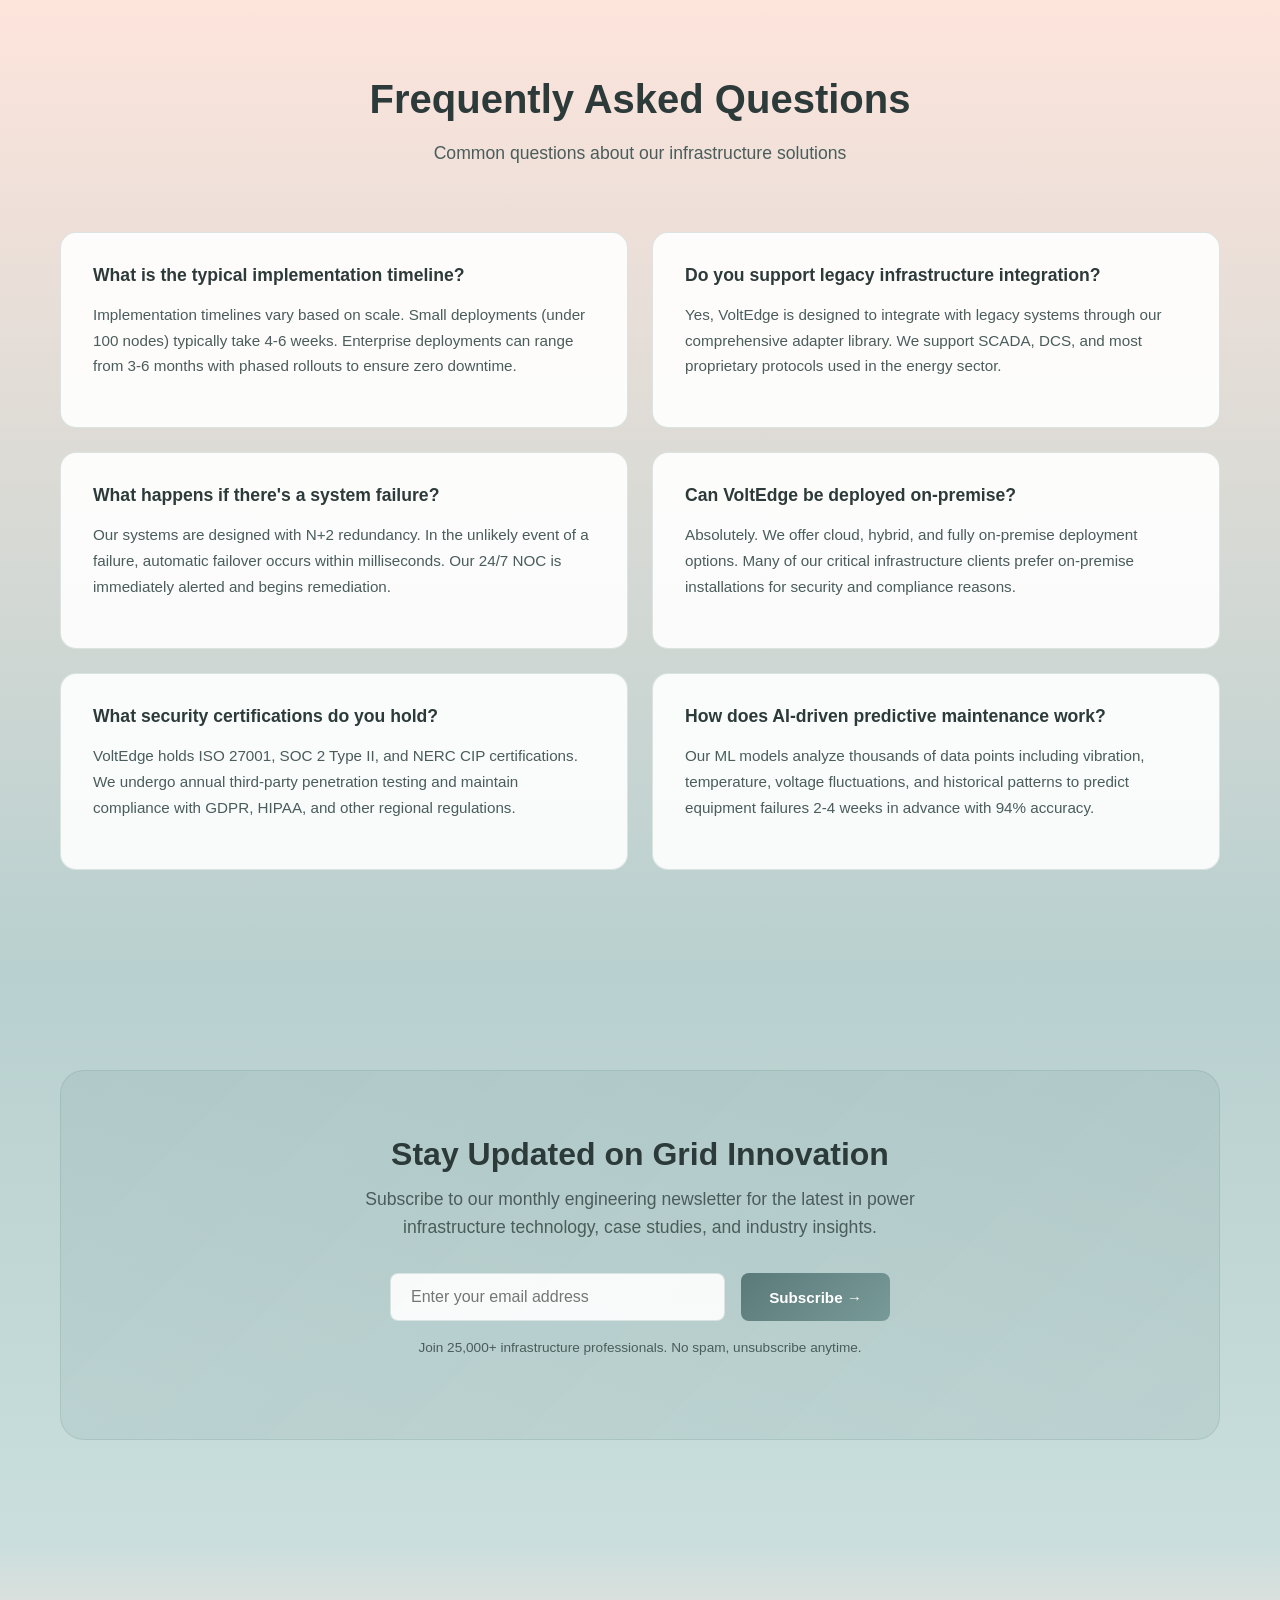
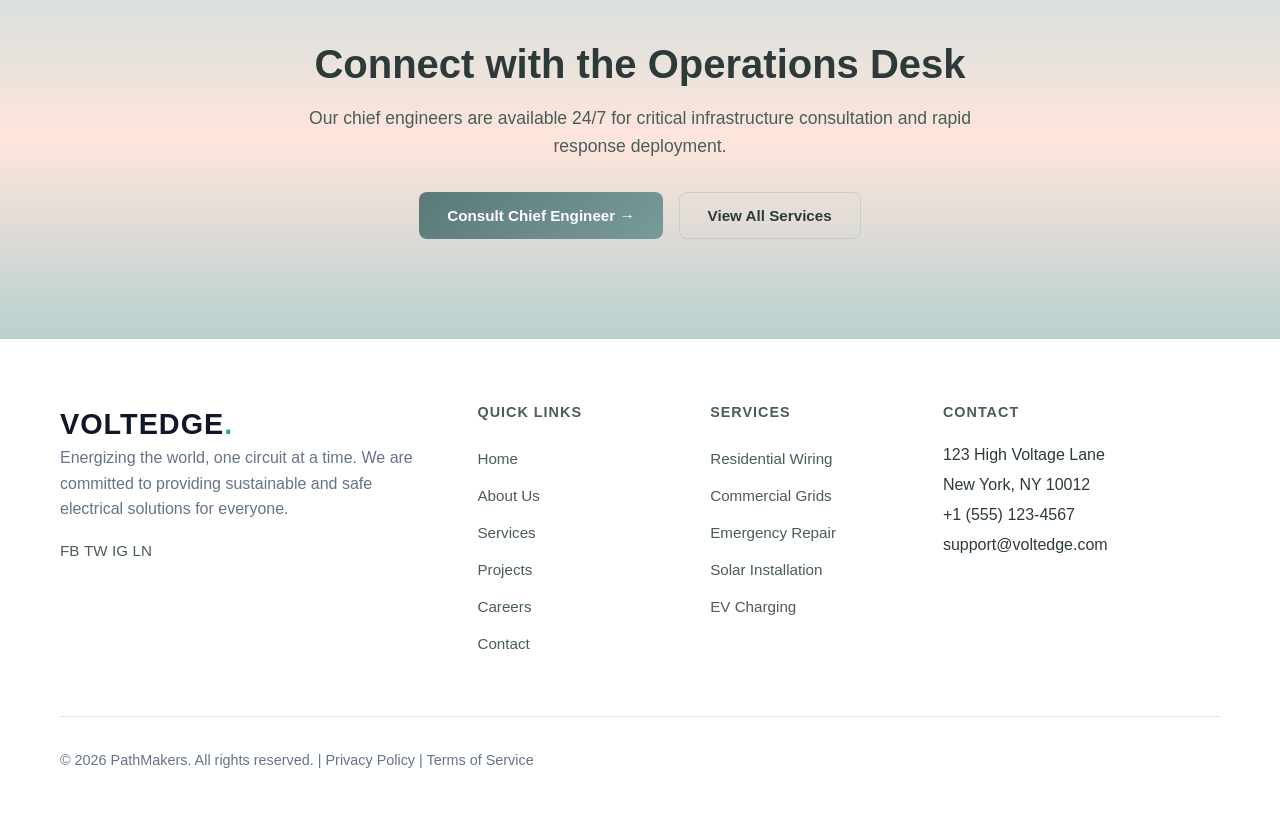
<file: index2.html>
<!DOCTYPE html>
<html lang="en" dir="ltr">

<head>
    <meta charset="UTF-8">
    <meta name="viewport" content="width=device-width, initial-scale=1.0">
    <title>VoltEdge - Modern Infrastructure</title>
    <link rel="icon"
        href="data:image/svg+xml,<svg xmlns=%22http://www.w3.org/2000/svg%22 viewBox=%220 0 100 100%22><text y=%22.9em%22 font-size=%2290%22>⚡</text></svg>">
    <link rel="preconnect" href="https://fonts.googleapis.com">
    <link rel="preconnect" href="https://fonts.gstatic.com" crossorigin>
    <!-- <link
        href="https://fonts.googleapis.com/css2?family=Inter:wght@300;400;500;600;700&family=Outfit:wght@600;700;800&display=swap"
        rel="stylesheet"> -->
    <link rel="stylesheet" href="style.css">
    <style>
        /* Light Theme (Peach Ice + Aqua Mist Blend) - Default for Home 2 */
        :root {
            /* Light Theme Colors - Blended Palette */
            --peach-ice: #FFD2C2;
            --peach-soft: #ffe5dc;
            --aqua-mist: #789A99;
            --aqua-soft: #a3c4c3;
            --aqua-light: #c9dedd;
            --blend-warm: #e8ccc5;
            --blend-cool: #b8d0cf;

            --light-bg: var(--aqua-light);
            --light-bg-alt: var(--blend-cool);
            --light-bg-warm: var(--peach-soft);
            --light-card: rgba(255, 255, 255, 0.9);
            --light-border: rgba(120, 154, 153, 0.25);
            --light-accent: #5a7a79;
            --light-accent-alt: #789A99;
            --light-text: #2d3a3a;
            --light-text-muted: #4a5c5b;

            /* Dark Theme Colors */
            --dark-bg: #0a0f1a;
            --dark-card: #111827;
            --dark-border: rgba(255, 255, 255, 0.08);
            --accent-blue: #3b82f6;
            --accent-cyan: #06b6d4;
            --accent-purple: #8b5cf6;
            --text-white: #ffffff;
            --text-gray: #9ca3af;

            /* Active Theme Variables (Light by default) */
            --h2-bg: var(--light-bg);
            --h2-bg-alt: var(--light-bg-alt);
            --h2-bg-warm: var(--light-bg-warm);
            --h2-card: var(--light-card);
            --h2-border: var(--light-border);
            --h2-accent: var(--light-accent);
            --h2-accent-alt: var(--light-accent-alt);
            --h2-text: var(--light-text);
            --h2-text-muted: var(--light-text-muted);
        }

        /* Dark Theme Override */
        [data-theme="dark"] .home2-wrapper {
            --h2-bg: var(--dark-bg);
            --h2-bg-alt: #0f172a;
            --h2-bg-warm: #131b2e;
            --h2-card: var(--dark-card);
            --h2-border: var(--dark-border);
            --h2-accent: var(--accent-cyan);
            --h2-accent-alt: var(--accent-blue);
            --h2-text: var(--text-white);
            --h2-text-muted: var(--text-gray);
        }

        .home2-wrapper {
            background: var(--h2-bg);
            color: var(--h2-text);
            overflow-x: hidden;
        }

        /* Hero Section */
        .hero-modern {
            min-height: 100vh;
            display: flex;
            align-items: center;
            position: relative;
            padding: 120px 0 80px;
            background: linear-gradient(180deg, var(--h2-bg) 0%, var(--h2-bg-warm) 70%, var(--h2-bg-alt) 100%);
        }

        .hero-modern::before {
            content: '';
            position: absolute;
            top: 0;
            left: 0;
            right: 0;
            bottom: 0;
            background:
                radial-gradient(ellipse at 20% 30%, rgba(255, 210, 194, 0.25) 0%, transparent 50%),
                radial-gradient(ellipse at 80% 70%, rgba(120, 154, 153, 0.2) 0%, transparent 45%);
            pointer-events: none;
        }

        .hero-grid {
            gap: 4rem;
            align-items: center;
            position: relative;
            z-index: 2;
        }

        .hero-content h1 {
            font-size: 3.5rem;
            font-weight: 700;
            line-height: 1.1;
            margin-bottom: 1.5rem;
            background: linear-gradient(135deg, var(--h2-accent) 0%, var(--h2-accent-alt) 100%);
            -webkit-background-clip: text;
            background-clip: text;
            -webkit-text-fill-color: transparent;
        }

        .hero-content p {
            font-size: 1.2rem;
            color: var(--h2-text-muted);
            margin-bottom: 2rem;
            line-height: 1.7;
        }

        .hero-buttons {
            display: flex;
            gap: 1rem;
            flex-wrap: wrap;
        }

        .btn-modern {
            padding: 14px 28px;
            border-radius: 8px;
            font-weight: 600;
            font-size: 0.95rem;
            cursor: pointer;
            transition: all 0.3s ease;
            text-decoration: none;
            display: inline-flex;
            align-items: center;
            gap: 0.5rem;
        }

        .btn-primary-modern {
            background: linear-gradient(135deg, var(--h2-accent), var(--h2-accent-alt));
            color: white;
            border: none;
        }

        .btn-primary-modern:hover {
            transform: translateY(-2px);
            box-shadow: 0 10px 40px rgba(120, 154, 153, 0.4);
        }

        .btn-outline-modern {
            background: transparent;
            color: var(--h2-text);
            border: 1px solid var(--h2-border);
        }

        .btn-outline-modern:hover {
            background: var(--h2-card);
            border-color: var(--h2-accent);
        }

        .hero-visual {
            position: relative;
            height: 500px;
        }

        .hero-image-container {
            position: relative;
            width: 100%;
            height: 100%;
            border-radius: 24px;
            overflow: hidden;
            background: linear-gradient(135deg, var(--h2-card), var(--h2-bg-alt));
            border: 1px solid var(--h2-border);
        }

        .hero-image-container img {
            width: 100%;
            height: 100%;
            object-fit: cover;
            opacity: 0.8;
        }

        .floating-stat {
            position: absolute;
            background: var(--h2-card);
            backdrop-filter: blur(12px);
            border: 1px solid var(--h2-border);
            border-radius: 12px;
            padding: 1rem 1.5rem;
            display: flex;
            align-items: center;
            gap: 0.75rem;
            box-shadow: 0 4px 20px rgba(0, 0, 0, 0.1);
            white-space: nowrap;
            width: max-content;
        }

        .floating-stat.top-left {
            top: 20px;
            left: -30px;
        }

        .floating-stat.bottom-right {
            bottom: 40px;
            right: -30px;
        }

        .stat-icon {
            width: 40px;
            height: 40px;
            background: linear-gradient(135deg, var(--h2-accent), var(--h2-accent-alt));
            border-radius: 10px;
            display: flex;
            align-items: center;
            justify-content: center;
            font-size: 1.2rem;
        }

        .stat-info h4 {
            font-size: 1.25rem;
            margin: 0;
        }

        .stat-info span {
            font-size: 0.8rem;
            color: var(--h2-text-muted);
        }

        .partner-strip {
            margin-top: 3rem;
            padding-top: 2rem;
            border-top: 1px solid var(--h2-border);
        }

        .partner-strip p {
            font-size: 0.85rem;
            color: var(--h2-text-muted);
            margin-bottom: 1rem;
        }

        .partner-logos {
            display: flex;
            gap: 2rem;
            align-items: center;
            opacity: 0.7;
        }

        .partner-logos span {
            font-size: 1.1rem;
            font-weight: 600;
            color: var(--h2-accent);
        }

        /* Section Styles */
        .section-modern {
            padding: 100px 0;
            position: relative;
        }

        /* Section Backgrounds - Blended Peach & Aqua Flow */
        .dashboard-section {
            background: linear-gradient(180deg, var(--h2-bg) 0%, var(--h2-bg-warm) 50%, var(--h2-bg-alt) 100%);
        }

        .future-section {
            background: linear-gradient(180deg, var(--h2-bg-alt) 0%, var(--h2-bg) 100%);
        }

        .process-section {
            background: linear-gradient(180deg, var(--h2-bg) 0%, var(--h2-bg-warm) 100%);
        }

        .cases-section {
            background: linear-gradient(180deg, var(--h2-bg-warm) 0%, var(--h2-bg-alt) 100%);
        }

        .pricing-section {
            background: linear-gradient(180deg, var(--h2-bg-alt) 0%, var(--h2-bg) 100%);
        }

        .awards-section {
            background: linear-gradient(180deg, var(--h2-bg) 0%, var(--h2-bg-warm) 100%);
        }

        .faq-section {
            background: linear-gradient(180deg, var(--h2-bg-warm) 0%, var(--h2-bg-alt) 100%);
        }

        .newsletter-section {
            background: linear-gradient(180deg, var(--h2-bg-alt) 0%, var(--h2-bg) 100%);
        }

        .section-header {
            text-align: center;
            max-width: 700px;
            margin: 0 auto 4rem;
        }

        .section-header h2 {
            font-size: 2.5rem;
            margin-bottom: 1rem;
            color: var(--h2-text);
        }

        .section-header p {
            font-size: 1.1rem;
            color: var(--h2-text-muted);
        }

        /* Global Infrastructure Section */
        .infrastructure-section {
            background: linear-gradient(180deg, var(--h2-bg-alt) 0%, var(--h2-bg-warm) 50%, var(--h2-bg) 100%);
        }

        .infra-grid {
            display: grid;
            grid-template-columns: 1fr 1fr;
            gap: 4rem;
            align-items: center;
        }

        .infra-content h2 {
            font-size: 2.5rem;
            margin-bottom: 1.5rem;
            color: var(--h2-text);
        }

        .infra-content p {
            color: var(--h2-text-muted);
            font-size: 1.1rem;
            line-height: 1.8;
            margin-bottom: 2rem;
        }

        .feature-list {
            list-style: none;
            padding: 0;
        }

        .feature-list li {
            display: flex;
            align-items: center;
            gap: 1rem;
            padding: 1rem 0;
            border-bottom: 1px solid var(--h2-border);
            font-size: 1rem;
            color: var(--h2-text);
        }

        .feature-list li:last-child {
            border-bottom: none;
        }

        .check-icon {
            width: 24px;
            height: 24px;
            background: linear-gradient(135deg, var(--h2-accent), var(--h2-accent-alt));
            border-radius: 50%;
            display: flex;
            align-items: center;
            justify-content: center;
            font-size: 0.75rem;
            flex-shrink: 0;
            color: white;
        }

        .stats-row {
            display: grid;
            grid-template-columns: repeat(3, 1fr);
            gap: 2rem;
            margin-top: 2rem;
        }

        .stat-box {
            text-align: center;
            padding: 1.5rem;
            background: var(--h2-card);
            border-radius: 16px;
            border: 1px solid var(--h2-border);
        }

        .stat-box h3 {
            font-size: 2.5rem;
            background: linear-gradient(135deg, var(--h2-accent), var(--h2-accent-alt));
            -webkit-background-clip: text;
            background-clip: text;
            -webkit-text-fill-color: transparent;
            margin-bottom: 0.5rem;
        }

        .stat-box span {
            color: var(--h2-text-muted);
            font-size: 0.9rem;
        }

        /* Technical Stack Section */
        .tech-stack-section {
            background: var(--h2-bg);
        }

        .tech-grid {
            display: grid;
            grid-template-columns: repeat(3, 1fr);
            gap: 2rem;
        }

        .tech-card {
            background: var(--h2-card);
            border: 1px solid var(--h2-border);
            border-radius: 16px;
            padding: 2rem;
            transition: all 0.3s ease;
            position: relative;
            overflow: hidden;
        }

        .tech-card::before {
            content: '';
            position: absolute;
            top: 0;
            left: 0;
            right: 0;
            height: 3px;
            background: linear-gradient(90deg, var(--h2-accent), var(--h2-accent-alt));
            opacity: 0;
            transition: opacity 0.3s ease;
        }

        .tech-card:hover {
            transform: translateY(-5px);
            border-color: var(--h2-accent);
        }

        .tech-card:hover::before {
            opacity: 1;
        }

        .tech-icon {
            width: 56px;
            height: 56px;
            background: linear-gradient(135deg, rgba(120, 154, 153, 0.2), rgba(90, 122, 121, 0.2));
            border-radius: 14px;
            display: flex;
            align-items: center;
            justify-content: center;
            font-size: 1.5rem;
            margin-bottom: 1.5rem;
        }

        .tech-card h4 {
            font-size: 1.25rem;
            margin-bottom: 0.75rem;
            color: var(--h2-text);
        }

        .tech-card p {
            color: var(--h2-text-muted);
            font-size: 0.95rem;
            line-height: 1.6;
        }

        /* Testimonials Section */
        .testimonials-section {
            background: linear-gradient(180deg, var(--h2-bg) 0%, var(--h2-bg-warm) 50%, var(--h2-bg-alt) 100%);
        }

        .testimonial-grid {
            display: grid;
            grid-template-columns: repeat(2, 1fr);
            gap: 2rem;
        }

        .testimonial-card {
            background: var(--h2-card);
            border: 1px solid var(--h2-border);
            border-radius: 16px;
            padding: 2rem;
            display: flex;
            flex-direction: column;
            height: 100%;
        }

        .testimonial-text {
            font-size: 1.05rem;
            line-height: 1.7;
            color: var(--h2-text-muted);
            margin-bottom: 1.5rem;
            font-style: italic;
        }

        .testimonial-author {
            display: flex;
            align-items: center;
            gap: 1rem;
            margin-top: auto;
        }

        .author-avatar {
            width: 48px;
            height: 48px;
            border-radius: 50%;
            overflow: hidden;
            display: flex;
            align-items: center;
            justify-content: center;
        }

        .author-avatar img {
            width: 100%;
            height: 100%;
            object-fit: cover;
        }

        .author-info {
            text-align: left;
            display: flex;
            flex-direction: column;
            justify-content: center;
        }

        .author-info h5 {
            margin: 0 0 0.25rem 0;
            font-size: 1rem;
            color: var(--h2-text);
        }

        .author-info span {
            color: var(--h2-text-muted);
            font-size: 0.85rem;
        }

        /* Regional Load Section */
        .regional-section {
            background: linear-gradient(180deg, var(--h2-bg-alt) 0%, var(--h2-bg) 100%);
        }

        .regional-grid {
            display: grid;
            grid-template-columns: 1fr 1fr;
            gap: 4rem;
            align-items: center;
        }

        .regional-visual {
            background: var(--h2-card);
            border: 1px solid var(--h2-border);
            border-radius: 24px;
            padding: 2rem;
            position: relative;
            overflow: hidden;
        }

        .regional-visual img {
            width: 100%;
            border-radius: 16px;
        }

        .load-indicator {
            position: absolute;
            bottom: 2rem;
            left: 2rem;
            right: 2rem;
            background: var(--h2-card);
            backdrop-filter: blur(12px);
            border-radius: 12px;
            padding: 1rem 1.5rem;
            display: flex;
            justify-content: space-between;
            align-items: center;
            box-shadow: 0 4px 20px rgba(0, 0, 0, 0.15);
        }

        .load-bar {
            flex: 1;
            height: 8px;
            background: var(--h2-border);
            border-radius: 4px;
            margin: 0 1rem;
            overflow: hidden;
        }

        .load-fill {
            height: 100%;
            width: 78%;
            background: linear-gradient(90deg, var(--h2-accent), var(--h2-accent-alt));
            border-radius: 4px;
        }

        .regional-content h2 {
            font-size: 2.5rem;
            margin-bottom: 1.5rem;
            color: var(--h2-text);
        }

        .regional-content p {
            color: var(--h2-text-muted);
            font-size: 1.1rem;
            line-height: 1.8;
            margin-bottom: 2rem;
        }

        /* CTA Section */
        .cta-section {
            padding: 100px 0;
            background: linear-gradient(180deg, var(--h2-bg) 0%, var(--h2-bg-warm) 50%, var(--h2-bg-alt) 100%);
            text-align: center;
        }

        .cta-box {
            max-width: 700px;
            margin: 0 auto;
        }

        .cta-box h2 {
            font-size: 2.5rem;
            margin-bottom: 1rem;
            color: var(--h2-text);
        }

        .cta-box p {
            color: var(--h2-text-muted);
            font-size: 1.1rem;
            margin-bottom: 2rem;
        }

        /* Footer Modern */
        .footer-modern {
            background: var(--h2-card);
            padding: 60px 0 30px;
            border-top: 1px solid var(--h2-border);
        }

        .footer-grid {
            display: grid;
            grid-template-columns: 2fr 1fr 1fr 1.5fr;
            gap: 3rem;
            margin-bottom: 3rem;
        }

        .footer-brand .logo {
            font-size: 1.5rem;
            margin-bottom: 1rem;
            display: block;
        }

        .footer-brand p {
            color: var(--h2-text-muted);
            font-size: 0.95rem;
            line-height: 1.7;
        }

        .footer-col h4 {
            font-size: 0.9rem;
            text-transform: uppercase;
            letter-spacing: 1px;
            margin-bottom: 1.5rem;
            color: var(--h2-text-muted);
        }

        .footer-col ul {
            list-style: none;
            padding: 0;
        }

        .footer-col li {
            margin-bottom: 0.75rem;
        }

        .footer-col a {
            color: var(--h2-text-muted);
            text-decoration: none;
            transition: color 0.3s ease;
            font-size: 0.95rem;
        }

        .footer-col a:hover {
            color: var(--h2-accent);
        }

        .footer-contact p {
            color: var(--h2-text-muted);
            margin-bottom: 0.5rem;
            font-size: 0.95rem;
        }

        .footer-bottom {
            padding-top: 2rem;
            border-top: 1px solid var(--h2-border);
            display: flex;
            justify-content: space-between;
            align-items: center;
            color: var(--h2-text-muted);
            font-size: 0.9rem;
        }

        .footer-links {
            display: flex;
            gap: 2rem;
        }

        .footer-links a {
            color: var(--h2-text-muted);
            text-decoration: none;
        }

        .footer-links a:hover {
            color: var(--h2-accent);
        }

        .footer-links a:hover {
            color: var(--h2-accent);
        }

        /* Dashboard Metrics */
        .dashboard-metrics {
            display: grid;
            grid-template-columns: repeat(3, 1fr);
            gap: 1.5rem;
        }

        .metric-card {
            background: var(--h2-card);
            border: 1px solid var(--h2-border);
            border-radius: 16px;
            padding: 1.5rem;
            text-align: center;
        }

        .metric-icon {
            font-size: 2rem;
            margin-bottom: 0.75rem;
        }

        .metric-card h3 {
            font-size: 2rem;
            background: linear-gradient(135deg, var(--h2-accent), var(--h2-accent-alt));
            -webkit-background-clip: text;
            background-clip: text;
            -webkit-text-fill-color: transparent;
            margin-bottom: 0.25rem;
        }

        .metric-card span {
            color: var(--h2-text-muted);
            font-size: 0.9rem;
        }

        .metric-bar {
            height: 4px;
            background: var(--h2-border);
            border-radius: 2px;
            margin-top: 1rem;
            overflow: hidden;
        }

        .metric-fill {
            height: 100%;
            background: linear-gradient(90deg, var(--h2-accent), var(--h2-accent-alt));
            border-radius: 2px;
        }

        /* Future Grid */
        .future-grid {
            display: grid;
            grid-template-columns: repeat(3, 1fr);
            gap: 2rem;
        }

        .future-card {
            background: var(--h2-card);
            border: 1px solid var(--h2-border);
            border-radius: 16px;
            padding: 2rem;
            transition: all 0.3s ease;
            display: flex;
            flex-direction: column;
            height: 100%;
        }

        .future-card:hover {
            border-color: var(--h2-accent);
            transform: translateY(-5px);
        }

        .future-icon {
            font-size: 2.5rem;
            margin-bottom: 1rem;
        }

        .future-card h4 {
            font-size: 1.25rem;
            margin-bottom: 0.75rem;
            color: var(--h2-text);
        }

        .future-card p {
            color: var(--h2-text-muted);
            font-size: 0.95rem;
            line-height: 1.6;
            margin-bottom: 1rem;
            flex-grow: 1;
        }

        .future-status {
            display: inline-block;
            padding: 4px 12px;
            background: rgba(120, 154, 153, 0.2);
            color: var(--h2-accent);
            border-radius: 20px;
            font-size: 0.8rem;
            font-weight: 600;
            align-self: flex-start;
            margin-top: auto;
        }

        /* Responsive Fixes & Gaps */
        @media (max-width: 992px) {
            .section-modern {
                padding: 60px 0;
                /* Reduced from 100px */
            }

            .hero-grid,
            .infra-grid,
            .tech-grid,
            .testimonial-grid,
            .dashboard-metrics,
            .future-grid,
            .regional-grid,
            .footer-grid,
            .case-grid,
            .pricing-grid-modern,
            .awards-grid,
            .faq-grid {
                grid-template-columns: 1fr !important;
                gap: 2rem;
            }

            .hero-modern {
                padding: 100px 0 60px;
                text-align: center;
                min-height: auto;
            }

            .hero-content h1 {
                font-size: 2.5rem;
            }

            .hero-buttons {
                justify-content: center;
            }

            .floating-stat {
                display: none;
                /* Hide floating stats on mobile to prevent overflow */
            }

            .hero-visual {
                height: 350px;
                margin-top: 2rem;
            }

            .partner-logos {
                justify-content: center;
                flex-wrap: wrap;
            }

            .stats-row {
                grid-template-columns: 1fr;
            }
        }

        /* Remove stat section line */
        .partner-strip {
            border-top: none !important;
        }

        .feature-list li {
            border-bottom: none !important;
        }

        /* Process Timeline */
        .process-timeline {
            display: grid;
            grid-template-columns: repeat(3, 1fr);
            gap: 2rem;
        }

        .process-step {
            background: var(--h2-card);
            border: 1px solid var(--h2-border);
            border-radius: 16px;
            padding: 2rem;
            position: relative;
        }

        .step-number {
            font-size: 3rem;
            font-weight: 800;
            background: linear-gradient(135deg, var(--h2-accent), var(--h2-accent-alt));
            -webkit-background-clip: text;
            background-clip: text;
            -webkit-text-fill-color: transparent;
            opacity: 0.5;
            margin-bottom: 1rem;
        }

        .step-content h4 {
            font-size: 1.2rem;
            margin-bottom: 0.75rem;
            color: var(--h2-text);
        }

        .step-content p {
            color: var(--h2-text-muted);
            font-size: 0.95rem;
            line-height: 1.6;
        }

        /* Case Studies */
        .case-grid {
            display: grid;
            grid-template-columns: repeat(3, 1fr);
            gap: 2rem;
        }

        .case-card {
            background: var(--h2-card);
            border: 1px solid var(--h2-border);
            border-radius: 16px;
            overflow: hidden;
            transition: all 0.3s ease;
        }

        .case-card:hover {
            transform: translateY(-5px);
            border-color: var(--h2-accent);
        }

        .case-image img {
            width: 100%;
            height: 200px;
            object-fit: cover;
        }

        .case-content {
            padding: 1.5rem;
        }

        .case-tag {
            display: inline-block;
            padding: 4px 10px;
            background: rgba(120, 154, 153, 0.2);
            color: var(--h2-accent);
            border-radius: 20px;
            font-size: 0.75rem;
            font-weight: 600;
            margin-bottom: 0.75rem;
        }

        .case-content h4 {
            font-size: 1.15rem;
            margin-bottom: 0.75rem;
            color: var(--h2-text);
        }

        .case-content p {
            color: var(--h2-text-muted);
            font-size: 0.9rem;
            line-height: 1.6;
            margin-bottom: 1rem;
        }

        .case-stats {
            display: flex;
            gap: 1rem;
            padding-top: 1rem;
            border-top: 1px solid var(--h2-border);
        }

        .case-stats div {
            text-align: center;
            flex: 1;
        }

        .case-stats strong {
            display: block;
            font-size: 1.1rem;
            color: var(--h2-accent);
        }

        .case-stats span {
            font-size: 0.7rem;
            color: var(--h2-text-muted);
        }

        /* Pricing Grid Modern */
        .pricing-grid-modern {
            display: grid;
            grid-template-columns: repeat(3, 1fr);
            gap: 2rem;
            align-items: stretch;
        }

        .price-card {
            background: var(--h2-card);
            border: 1px solid var(--h2-border);
            border-radius: 20px;
            padding: 2.5rem;
            display: flex;
            flex-direction: column;
            position: relative;
        }

        .price-card.featured {
            border-color: var(--h2-accent);
            background: linear-gradient(180deg, rgba(120, 154, 153, 0.1), var(--h2-card));
        }

        .price-badge {
            position: absolute;
            top: -12px;
            left: 50%;
            transform: translateX(-50%);
            padding: 6px 16px;
            background: linear-gradient(135deg, var(--h2-accent), var(--h2-accent-alt));
            color: white;
            border-radius: 20px;
            font-size: 0.8rem;
            font-weight: 600;
        }

        .price-header h4 {
            font-size: 1.5rem;
            margin-bottom: 0.25rem;
            color: var(--h2-text);
        }

        .price-header p {
            color: var(--h2-text-muted);
            font-size: 0.9rem;
        }

        .price-amount {
            margin: 2rem 0;
            display: flex;
            align-items: baseline;
            gap: 0.25rem;
        }

        .price-amount .currency {
            font-size: 1.5rem;
            color: var(--h2-text-muted);
        }

        .price-amount .number {
            font-size: 3rem;
            font-weight: 700;
            color: var(--h2-text);
        }

        .price-amount .period {
            color: var(--h2-text-muted);
            font-size: 1rem;
        }

        .price-features {
            list-style: none;
            padding: 0;
            margin-bottom: 2rem;
            flex: 1;
        }

        .price-features li {
            padding: 0.75rem 0;
            border-bottom: 1px solid var(--h2-border);
            color: var(--h2-text-muted);
            font-size: 0.95rem;
        }

        .price-features li:last-child {
            border-bottom: none;
        }

        /* Awards Grid */
        .awards-grid {
            display: grid;
            grid-template-columns: repeat(4, 1fr);
            gap: 1.5rem;
        }

        .award-card {
            background: var(--h2-card);
            border: 1px solid var(--h2-border);
            border-radius: 16px;
            padding: 1.5rem;
            text-align: center;
            transition: all 0.3s ease;
        }

        .award-card:hover {
            border-color: var(--h2-accent);
        }

        .award-icon {
            font-size: 2.5rem;
            margin-bottom: 1rem;
        }

        .award-card h4 {
            font-size: 1rem;
            margin-bottom: 0.5rem;
            color: var(--h2-text);
        }

        .award-card p {
            color: var(--h2-text-muted);
            font-size: 0.85rem;
        }

        /* FAQ Grid */
        .faq-grid {
            display: grid;
            grid-template-columns: repeat(2, 1fr);
            gap: 1.5rem;
        }

        .faq-card {
            background: var(--h2-card);
            border: 1px solid var(--h2-border);
            border-radius: 16px;
            padding: 2rem;
        }

        .faq-card h4 {
            font-size: 1.1rem;
            margin-bottom: 1rem;
            color: var(--h2-text);
        }

        .faq-card p {
            color: var(--h2-text-muted);
            font-size: 0.95rem;
            line-height: 1.7;
        }

        /* Newsletter */
        .newsletter-box {
            background: linear-gradient(135deg, rgba(120, 154, 153, 0.15), rgba(90, 122, 121, 0.1));
            border: 1px solid var(--h2-border);
            border-radius: 24px;
            padding: 4rem;
            text-align: center;
        }

        .newsletter-content h2 {
            font-size: 2rem;
            margin-bottom: 0.75rem;
            color: var(--h2-text);
        }

        .newsletter-content p {
            color: var(--h2-text-muted);
            font-size: 1.1rem;
            margin-bottom: 2rem;
            max-width: 600px;
            margin-left: auto;
            margin-right: auto;
        }

        .newsletter-form {
            display: flex;
            gap: 1rem;
            max-width: 500px;
            margin: 0 auto 1rem;
        }

        .newsletter-input {
            flex: 1;
            padding: 14px 20px;
            border: 1px solid var(--h2-border);
            border-radius: 8px;
            background: var(--h2-card);
            color: var(--h2-text);
            font-size: 1rem;
        }

        .newsletter-input:focus {
            outline: none;
            border-color: var(--h2-accent);
        }

        .newsletter-note {
            color: var(--h2-text-muted);
            font-size: 0.85rem;
        }

        /* Responsive */
        @media (max-width: 1024px) {

            .hero-grid,
            .infra-grid,
            .regional-grid {
                grid-template-columns: 1fr;
                gap: 3rem;
            }

            .tech-grid,
            .future-grid,
            .process-timeline,
            .case-grid,
            .pricing-grid-modern {
                grid-template-columns: 1fr 1fr;
            }

            .dashboard-metrics {
                grid-template-columns: repeat(2, 1fr);
            }

            .awards-grid {
                grid-template-columns: repeat(2, 1fr);
            }

            .footer-grid {
                grid-template-columns: 1fr 1fr;
            }
        }

        @media (max-width: 768px) {
            .hero-content h1 {
                font-size: 2rem;
            }

            .tech-grid,
            .testimonial-grid,
            .future-grid,
            .process-timeline,
            .case-grid,
            .pricing-grid-modern,
            .faq-grid {
                grid-template-columns: 1fr;
            }

            .dashboard-metrics,
            .awards-grid {
                grid-template-columns: 1fr 1fr;
            }

            .stats-row {
                grid-template-columns: 1fr;
            }

            .footer-grid {
                grid-template-columns: 1fr;
            }

            .footer-bottom {
                flex-direction: column;
                gap: 1rem;
                text-align: center;
            }

            .newsletter-form {
                flex-direction: column;
            }

            .newsletter-box {
                padding: 2rem;
            }

            .section-header h2 {
                font-size: 2rem;
            }
        }

        @media (max-width: 480px) {

            .dashboard-metrics,
            .awards-grid {
                grid-template-columns: 1fr;
            }

            .hero-content h1 {
                font-size: 1.7rem;
                line-height: 1.2;
            }

            .case-stats {
                flex-direction: column;
                gap: 0.5rem;
            }
        }
    </style>
</head>

<body>
    <div id="loader">
        <div class="circuit-loader">
            <div class="circuit-center"></div>
            <div class="circuit-ring"></div>
            <div class="circuit-ring"></div>
        </div>
        <div class="loader-text">Initializing...</div>
    </div>

    <div class="home2-wrapper">
        <!-- Navigation -->
        <nav class="navbar nav-light-bg">
            <div class="container nav-container">
                <a href="index.html" class="logo">VoltEdge<span style="color:var(--secondary)">.</span></a>
                <ul class="nav-links">
                    <li class="nav-item"><span class="nav-link">Home ▾</span>
                        <ul class="dropdown-menu">
                            <li><a href="index.html" class="dropdown-item">Home 1</a></li>
                            <li><a href="index2.html" class="dropdown-item">Home 2</a></li>
                        </ul>
                    </li>
                    <li class="nav-item"><a href="about.html" class="nav-link">About Us</a></li>
                    <li class="nav-item"><a href="services.html" class="nav-link">Services</a></li>
                    <li class="nav-item"><a href="contact.html" class="nav-link">Contact</a></li>
                    <li class="nav-item"><span class="nav-link">Dashboard ▾</span>
                        <ul class="dropdown-menu">
                            <li><a href="user-dashboard.html" class="dropdown-item">User Dashboard</a></li>
                            <li><a href="admin-dashboard.html" class="dropdown-item">Admin Dashboard</a></li>
                        </ul>
                    </li>
                    <li class="nav-item"><a href="login.html" class="btn btn-primary"
                            style="padding: 8px 20px; color: white;">Login</a></li>
                </ul>
                <div class="nav-controls">
                    <button id="theme-btn" class="btn-icon">🌙</button>
                    <button id="rtl-btn" class="btn-icon">🌐</button>
                </div>
            </div>
        </nav>

        <!-- Hero Section -->
        <section class="hero-modern">
            <div class="container">
                <div class="hero-grid side-by-side-grid mobile-reverse">
                    <div class="hero-content">
                        <h1>Precision Power Engineering.</h1>
                        <p>We deliver mission-critical electrical infrastructure with zero-failure tolerance, trusted by
                            national critical infrastructure operators worldwide.</p>
                        <div class="hero-buttons">
                            <a href="contact.html" class="btn-modern btn-primary-modern">
                                Schedule Technical Review →
                            </a>
                            <a href="services.html" class="btn-modern btn-outline-modern">
                                View Specifications
                            </a>
                        </div>
                        <div class="partner-strip">
                            <p>Integrated with industry leaders</p>
                            <div class="partner-logos">
                                <span>⚡ GridTech</span>
                                <span>🔋 PowerCore</span>
                                <span>🌐 NexusEnergy</span>
                                <span>⚙️ IndustrialOS</span>
                            </div>
                        </div>
                    </div>
                    <div class="hero-visual">
                        <div class="hero-image-container">
                            <img src="Assets/volt_hero.png" alt="Power Infrastructure">
                        </div>
                        <div class="floating-stat top-left">
                            <div class="stat-icon">📊</div>
                            <div class="stat-info">
                                <h4 class="counter-animate" data-target="99.99" data-suffix="%">0</h4>
                                <span>System Uptime</span>
                            </div>
                        </div>
                        <div class="floating-stat bottom-right">
                            <div class="stat-icon">⚡</div>
                            <div class="stat-info">
                                <h4 class="counter-animate" data-target="12" data-suffix=",000+">0</h4>
                                <span>Data Points/sec</span>
                            </div>
                        </div>
                    </div>
                </div>
            </div>
        </section>

        <!-- Global Infrastructure Section -->
        <section class="section-modern infrastructure-section">
            <div class="container">
                <div class="infra-grid">
                    <div class="infra-content">
                        <h2>Global Infrastructure Reliability</h2>
                        <p>Our engineering nodes span across 14 countries, providing decentralized power management and
                            localized technical support for national utility networks and industrial clusters.</p>
                        <ul class="feature-list">
                            <li>
                                <span class="check-icon">✓</span>
                                Decentralized Network Control
                            </li>
                            <li>
                                <span class="check-icon">✓</span>
                                Real-time Analytics Processing
                            </li>
                            <li>
                                <span class="check-icon">✓</span>
                                Localized Technical Deployment
                            </li>
                            <li>
                                <span class="check-icon">✓</span>
                                24/7 Critical Infrastructure Support
                            </li>
                        </ul>
                    </div>
                    <div class="stats-row">
                        <div class="stat-box">
                            <h3 class="counter-animate" data-target="14">0</h3>
                            <span>Reliability Hubs</span>
                        </div>
                        <div class="stat-box">
                            <h3 class="counter-animate" data-target="850" data-suffix="+">0</h3>
                            <span>Deployed Nodes</span>
                        </div>
                        <div class="stat-box">
                            <h3 class="counter-animate" data-target="99.9" data-suffix="%">0</h3>
                            <span>Uptime SLA</span>
                        </div>
                    </div>
                </div>
            </div>
        </section>

        <!-- Technical Collaboration Stack -->
        <section class="section-modern tech-stack-section">
            <div class="container">
                <div class="section-header">
                    <h2>Technical Collaboration Stack</h2>
                    <p>Enterprise-grade infrastructure powered by cutting-edge technology</p>
                </div>
                <div class="tech-grid">
                    <div class="tech-card">
                        <div class="tech-icon">☁️</div>
                        <h4>Cloud Architecture</h4>
                        <p>Serverless compute for real-time load balancing and data processing across distributed
                            networks.</p>
                    </div>
                    <div class="tech-card">
                        <div class="tech-icon">🤖</div>
                        <h4>AI Processing</h4>
                        <p>GPU-accelerated training for predictive maintenance algorithms and fault detection systems.
                        </p>
                    </div>
                    <div class="tech-card">
                        <div class="tech-icon">📡</div>
                        <h4>Edge Hardware</h4>
                        <p>Embedded processing units for decentralized network analytics and real-time monitoring.</p>
                    </div>
                    <div class="tech-card">
                        <div class="tech-icon">🔒</div>
                        <h4>Security Protocols</h4>
                        <p>ISO 27001 compliant infrastructure with end-to-end encryption for all data transmissions.</p>
                    </div>
                    <div class="tech-card">
                        <div class="tech-icon">📈</div>
                        <h4>Analytics Engine</h4>
                        <p>Real-time business intelligence with customizable dashboards and automated reporting.</p>
                    </div>
                    <div class="tech-card">
                        <div class="tech-icon">🔄</div>
                        <h4>API Integration</h4>
                        <p>RESTful APIs and webhook support for seamless integration with existing enterprise systems.
                        </p>
                    </div>
                </div>
            </div>
        </section>

        <!-- Testimonials -->
        <section class="section-modern testimonials-section">
            <div class="container">
                <div class="section-header">
                    <h2>Partner Feedback</h2>
                    <p>What international infrastructure leaders say about VoltEdge</p>
                </div>
                <div class="testimonial-grid">
                    <div class="testimonial-card">
                        <p class="testimonial-text">"VoltEdge has completely transformed our grid management. Their
                            localized technical support nodes are a game-changer for our decentralized operations."</p>
                        <div class="testimonial-author">
                            <div class="author-avatar"><img src="Assets/profile_david.png" alt="David M"></div>
                            <div class="author-info">
                                <h5>David Miller</h5>
                                <span>Operations Director, GridTech</span>
                            </div>
                        </div>
                    </div>
                    <div class="testimonial-card">
                        <p class="testimonial-text">"The level of technical depth and precision VoltEdge brings to the
                            table is unmatched. Our uptime has never been more stable since integrating their nodes."
                        </p>
                        <div class="testimonial-author">
                            <div class="author-avatar"><img src="Assets/profile_sarah.png" alt="Sarah J"></div>
                            <div class="author-info">
                                <h5>Sarah Jenkins</h5>
                                <span>Facility Manager, Apex Data</span>
                            </div>
                        </div>
                    </div>
                    <div class="testimonial-card">
                        <p class="testimonial-text">"Deploying VoltEdge infrastructure reduced our maintenance overhead
                            by 35%. Their AI-managed micro-grids are simply the future of power distribution."</p>
                        <div class="testimonial-author">
                            <div class="author-avatar"><img src="Assets/profile_david_rodriguez.png"
                                    alt="David Rodriguez"></div>
                            <div class="author-info">
                                <h5>David Rodriguez</h5>
                                <span>Infrastructure Lead, SouthPower</span>
                            </div>
                        </div>
                    </div>
                    <div class="testimonial-card">
                        <p class="testimonial-text">"The responsiveness of their engineering team is exceptional. They
                            solved our complex legacy integration issues in record time."</p>
                        <div class="testimonial-author">
                            <div class="author-avatar"><img src="Assets/profile_elena_moretti.png" alt="Elena Moretti">
                            </div>
                            <div class="author-info">
                                <h5>Elena Moretti</h5>
                                <span>Grid Integrity Specialist</span>
                            </div>
                        </div>
                    </div>
                </div>
            </div>
        </section>

        <!-- Regional Load Management -->
        <section class="section-modern regional-section">
            <div class="container">
                <div class="regional-grid">
                    <div class="regional-visual">
                        <img src="Assets/volt_analytics.png" alt="Data Analytics">
                        <div class="load-indicator">
                            <span>Load</span>
                            <div class="load-bar">
                                <div class="load-fill"></div>
                            </div>
                            <span>78%</span>
                        </div>
                    </div>
                    <div class="regional-content">
                        <h2>Regional Load Management</h2>
                        <p>Our algorithms analyze over 12,000 data points per second across regional sectors to ensure
                            that power is diverted to critical zones before any fluctuation occurs.</p>
                        <ul class="feature-list">
                            <li>
                                <span class="check-icon">✓</span>
                                Active Load Balancing
                            </li>
                            <li>
                                <span class="check-icon">✓</span>
                                Automated Threat Neutralization
                            </li>
                            <li>
                                <span class="check-icon">✓</span>
                                Real-time Network Analytics
                            </li>
                        </ul>
                    </div>
                </div>
            </div>
        </section>

        <!-- Engineering Excellence Dashboard -->
        <section class="section-modern dashboard-section">
            <div class="container">
                <div class="section-header">
                    <h2>Engineering Excellence Dashboard</h2>
                    <p>Real-time operational metrics and technical capabilities</p>
                </div>
                <div class="dashboard-metrics">
                    <div class="metric-card">
                        <div class="metric-icon">⚡</div>
                        <h3>2.4 TWh</h3>
                        <span>Power Managed Daily</span>
                        <div class="metric-bar">
                            <div class="metric-fill" style="width: 92%;"></div>
                        </div>
                    </div>
                    <div class="metric-card">
                        <div class="metric-icon">🔄</div>
                        <h3>156ms</h3>
                        <span>Avg Response Time</span>
                        <div class="metric-bar">
                            <div class="metric-fill" style="width: 98%;"></div>
                        </div>
                    </div>
                    <div class="metric-card">
                        <div class="metric-icon">🛡️</div>
                        <h3>0</h3>
                        <span>Security Breaches</span>
                        <div class="metric-bar">
                            <div class="metric-fill" style="width: 100%;"></div>
                        </div>
                    </div>
                    <div class="metric-card">
                        <div class="metric-icon">📈</div>
                        <h3>99.997%</h3>
                        <span>System Availability</span>
                        <div class="metric-bar">
                            <div class="metric-fill" style="width: 99%;"></div>
                        </div>
                    </div>
                    <div class="metric-card">
                        <div class="metric-icon">🌍</div>
                        <h3>47</h3>
                        <span>Countries Served</span>
                        <div class="metric-bar">
                            <div class="metric-fill" style="width: 78%;"></div>
                        </div>
                    </div>
                    <div class="metric-card">
                        <div class="metric-icon">👥</div>
                        <h3>12,500+</h3>
                        <span>Enterprise Clients</span>
                        <div class="metric-bar">
                            <div class="metric-fill" style="width: 85%;"></div>
                        </div>
                    </div>
                </div>
            </div>
        </section>

        <!-- Future of Infrastructure Section -->
        <section class="section-modern future-section">
            <div class="container">
                <div class="section-header">
                    <h2>The Future of Infrastructure</h2>
                    <p>Our R&D division is developing next-generation power solutions</p>
                </div>
                <div class="future-grid">
                    <div class="future-card">
                        <div class="future-icon">🔐</div>
                        <h4>Quantum Network Sentry</h4>
                        <p>Implementation of quantum-protected analytics channels to eliminate any possibility of
                            network manipulation from external actors. Military-grade encryption for critical
                            infrastructure.</p>
                        <span class="future-status">In Development</span>
                    </div>
                    <div class="future-card">
                        <div class="future-icon">🌱</div>
                        <h4>Net-Zero Automation</h4>
                        <p>Automated re-routing of industrial load based on real-time solar and wind penetration data
                            without human intervention. AI-driven carbon footprint optimization.</p>
                        <span class="future-status">Beta Testing</span>
                    </div>
                    <div class="future-card">
                        <div class="future-icon">💧</div>
                        <h4>H2 Infrastructure Integration</h4>
                        <p>Building the bridge between traditional electrical networks and emerging hydrogen production
                            and storage facilities for next-gen clean energy.</p>
                        <span class="future-status">Research Phase</span>
                    </div>
                    <div class="future-card">
                        <div class="future-icon">🧠</div>
                        <h4>Neural Grid Intelligence</h4>
                        <p>Self-healing grid networks powered by advanced neural networks that predict and prevent
                            failures before they occur using deep learning algorithms.</p>
                        <span class="future-status">Pilot Program</span>
                    </div>
                    <div class="future-card">
                        <div class="future-icon">🔋</div>
                        <h4>Solid-State Energy Storage</h4>
                        <p>Revolutionary battery technology with 3x capacity and 10x lifespan compared to traditional
                            lithium-ion solutions for grid-scale storage.</p>
                        <span class="future-status">In Development</span>
                    </div>
                    <div class="future-card">
                        <div class="future-icon">📡</div>
                        <h4>Satellite Grid Monitoring</h4>
                        <p>Low-orbit satellite constellation providing real-time monitoring of transmission
                            infrastructure across remote and underserved regions globally.</p>
                        <span class="future-status">Planning Phase</span>
                    </div>
                </div>
            </div>
        </section>

        <!-- How It Works Section -->
        <section class="section-modern process-section">
            <div class="container">
                <div class="section-header">
                    <h2>How VoltEdge Works</h2>
                    <p>Our proven 6-step implementation process</p>
                </div>
                <div class="process-timeline">
                    <div class="process-step">
                        <div class="step-number">01</div>
                        <div class="step-content">
                            <h4>Discovery & Assessment</h4>
                            <p>Our engineering team conducts a comprehensive audit of your existing infrastructure,
                                identifying vulnerabilities and optimization opportunities.</p>
                        </div>
                    </div>
                    <div class="process-step">
                        <div class="step-number">02</div>
                        <div class="step-content">
                            <h4>Custom Architecture Design</h4>
                            <p>We design a tailored solution architecture that integrates seamlessly with your existing
                                systems while maximizing efficiency and reliability.</p>
                        </div>
                    </div>
                    <div class="process-step">
                        <div class="step-number">03</div>
                        <div class="step-content">
                            <h4>Simulation & Testing</h4>
                            <p>Digital twin technology allows us to simulate your entire grid under various stress
                                conditions before any physical deployment begins.</p>
                        </div>
                    </div>
                    <div class="process-step">
                        <div class="step-number">04</div>
                        <div class="step-content">
                            <h4>Phased Deployment</h4>
                            <p>Zero-downtime implementation with careful phasing to ensure continuous operation
                                throughout the transition to VoltEdge infrastructure.</p>
                        </div>
                    </div>
                    <div class="process-step">
                        <div class="step-number">05</div>
                        <div class="step-content">
                            <h4>Integration & Training</h4>
                            <p>Complete API integration with your operations center, along with comprehensive training
                                for your technical team on all systems.</p>
                        </div>
                    </div>
                    <div class="process-step">
                        <div class="step-number">06</div>
                        <div class="step-content">
                            <h4>Ongoing Optimization</h4>
                            <p>24/7 monitoring with continuous AI-driven optimization and quarterly performance reviews
                                with your engineering leadership.</p>
                        </div>
                    </div>
                </div>
            </div>
        </section>

        <!-- Case Studies Section -->
        <section class="section-modern cases-section">
            <div class="container">
                <div class="section-header">
                    <h2>Case Studies</h2>
                    <p>Real-world implementations and measurable results</p>
                </div>
                <div class="case-grid">
                    <div class="case-card">
                        <div class="case-image">
                            <img src="Assets/volt_case_europe.png" alt="European Grid">
                        </div>
                        <div class="case-content">
                            <span class="case-tag">Europe</span>
                            <h4>Pan-European Grid Modernization</h4>
                            <p>Deployed 340 monitoring nodes across 8 countries, resulting in 42% reduction in
                                transmission losses and €12M annual savings.</p>
                            <div class="case-stats">
                                <div><strong>42%</strong><span>Loss Reduction</span></div>
                                <div><strong>€12M</strong><span>Annual Savings</span></div>
                                <div><strong>8</strong><span>Countries</span></div>
                            </div>
                        </div>
                    </div>
                    <div class="case-card">
                        <div class="case-image">
                            <img src="Assets/volt_case_solar.png" alt="Solar Farm">
                        </div>
                        <div class="case-content">
                            <span class="case-tag">North America</span>
                            <h4>Texas Solar Integration Project</h4>
                            <p>Integrated 2.8GW of solar capacity with legacy grid infrastructure, achieving seamless
                                load balancing during peak demand periods.</p>
                            <div class="case-stats">
                                <div><strong>2.8GW</strong><span>Solar Capacity</span></div>
                                <div><strong>99.8%</strong><span>Uptime</span></div>
                                <div><strong>28%</strong><span>Cost Reduction</span></div>
                            </div>
                        </div>
                    </div>
                    <div class="case-card">
                        <div class="case-image">
                            <img src="Assets/volt_case_datacenter.png" alt="Data Center">
                        </div>
                        <div class="case-content">
                            <span class="case-tag">Asia Pacific</span>
                            <h4>Singapore Data Center Cluster</h4>
                            <p>Delivered Tier IV reliability for 15 hyperscale data centers with predictive maintenance
                                reducing unplanned downtime by 94%.</p>
                            <div class="case-stats">
                                <div><strong>15</strong><span>Data Centers</span></div>
                                <div><strong>94%</strong><span>Downtime Reduction</span></div>
                                <div><strong>$45M</strong><span>Protected Revenue</span></div>
                            </div>
                        </div>
                    </div>
                </div>
            </div>
        </section>

        <!-- Pricing Section -->
        <section class="section-modern pricing-section">
            <div class="container">
                <div class="section-header">
                    <h2>Enterprise Pricing</h2>
                    <p>Scalable solutions for organizations of all sizes</p>
                </div>
                <div class="pricing-grid-modern">
                    <div class="price-card">
                        <div class="price-header">
                            <h4>Starter</h4>
                            <p>For small-scale operations</p>
                        </div>
                        <div class="price-amount">
                            <span class="currency">$</span>
                            <span class="number">2,500</span>
                            <span class="period">/month</span>
                        </div>
                        <ul class="price-features">
                            <li>✓ Up to 50 monitoring nodes</li>
                            <li>✓ Basic analytics dashboard</li>
                            <li>✓ Email support (24hr response)</li>
                            <li>✓ 99.5% SLA guarantee</li>
                            <li>✓ Monthly reports</li>
                        </ul>
                        <a href="contact.html" class="btn-modern btn-outline-modern"
                            style="width: 100%; justify-content: center;">Get Started</a>
                    </div>
                    <div class="price-card featured">
                        <div class="price-badge">Most Popular</div>
                        <div class="price-header">
                            <h4>Professional</h4>
                            <p>For growing enterprises</p>
                        </div>
                        <div class="price-amount">
                            <span class="currency">$</span>
                            <span class="number">8,500</span>
                            <span class="period">/month</span>
                        </div>
                        <ul class="price-features">
                            <li>✓ Up to 500 monitoring nodes</li>
                            <li>✓ Advanced AI analytics</li>
                            <li>✓ Priority phone support</li>
                            <li>✓ 99.9% SLA guarantee</li>
                            <li>✓ Weekly reports & insights</li>
                            <li>✓ API access</li>
                            <li>✓ Custom integrations</li>
                        </ul>
                        <a href="contact.html" class="btn-modern btn-primary-modern"
                            style="width: 100%; justify-content: center;">Start Free Trial</a>
                    </div>
                    <div class="price-card">
                        <div class="price-header">
                            <h4>Enterprise</h4>
                            <p>For critical infrastructure</p>
                        </div>
                        <div class="price-amount">
                            <span class="currency"></span>
                            <span class="number">Custom</span>
                            <span class="period">pricing</span>
                        </div>
                        <ul class="price-features">
                            <li>✓ Unlimited monitoring nodes</li>
                            <li>✓ Full AI/ML suite</li>
                            <li>✓ Dedicated engineering team</li>
                            <li>✓ 99.999% SLA guarantee</li>
                            <li>✓ Real-time executive dashboard</li>
                            <li>✓ On-premise deployment</li>
                            <li>✓ Custom SLA terms</li>
                            <li>✓ Disaster recovery included</li>
                        </ul>
                        <a href="contact.html" class="btn-modern btn-outline-modern"
                            style="width: 100%; justify-content: center;">Contact Sales</a>
                    </div>
                </div>
            </div>
        </section>

        <!-- Awards & Certifications -->
        <section class="section-modern awards-section">
            <div class="container">
                <div class="section-header">
                    <h2>Awards & Certifications</h2>
                    <p>Recognized excellence in infrastructure engineering</p>
                </div>
                <div class="awards-grid">
                    <div class="award-card">
                        <div class="award-icon">🏆</div>
                        <h4>ISO 9001:2015</h4>
                        <p>Quality Management System Certified</p>
                    </div>
                    <div class="award-card">
                        <div class="award-icon">🛡️</div>
                        <h4>ISO 27001</h4>
                        <p>Information Security Management</p>
                    </div>
                    <div class="award-card">
                        <div class="award-icon">⚡</div>
                        <h4>ISO 45001</h4>
                        <p>Occupational Health & Safety</p>
                    </div>
                    <div class="award-card">
                        <div class="award-icon">🌍</div>
                        <h4>ISO 14001</h4>
                        <p>Environmental Management</p>
                    </div>
                    <div class="award-card">
                        <div class="award-icon">🥇</div>
                        <h4>Grid Innovation Award</h4>
                        <p>World Energy Council 2025</p>
                    </div>
                    <div class="award-card">
                        <div class="award-icon">⭐</div>
                        <h4>Best AI Implementation</h4>
                        <p>Energy Tech Awards 2024</p>
                    </div>
                    <div class="award-card">
                        <div class="award-icon">🔒</div>
                        <h4>SOC 2 Type II</h4>
                        <p>Security & Availability Audit</p>
                    </div>
                    <div class="award-card">
                        <div class="award-icon">📊</div>
                        <h4>Gartner Magic Quadrant</h4>
                        <p>Leader in Grid Management 2025</p>
                    </div>
                </div>
            </div>
        </section>

        <!-- FAQ Section -->
        <section class="section-modern faq-section">
            <div class="container">
                <div class="section-header">
                    <h2>Frequently Asked Questions</h2>
                    <p>Common questions about our infrastructure solutions</p>
                </div>
                <div class="faq-grid">
                    <div class="faq-card">
                        <h4>What is the typical implementation timeline?</h4>
                        <p>Implementation timelines vary based on scale. Small deployments (under 100 nodes) typically
                            take 4-6 weeks. Enterprise deployments can range from 3-6 months with phased rollouts to
                            ensure zero downtime.</p>
                    </div>
                    <div class="faq-card">
                        <h4>Do you support legacy infrastructure integration?</h4>
                        <p>Yes, VoltEdge is designed to integrate with legacy systems through our comprehensive adapter
                            library. We support SCADA, DCS, and most proprietary protocols used in the energy sector.
                        </p>
                    </div>
                    <div class="faq-card">
                        <h4>What happens if there's a system failure?</h4>
                        <p>Our systems are designed with N+2 redundancy. In the unlikely event of a failure, automatic
                            failover occurs within milliseconds. Our 24/7 NOC is immediately alerted and begins
                            remediation.</p>
                    </div>
                    <div class="faq-card">
                        <h4>Can VoltEdge be deployed on-premise?</h4>
                        <p>Absolutely. We offer cloud, hybrid, and fully on-premise deployment options. Many of our
                            critical infrastructure clients prefer on-premise installations for security and compliance
                            reasons.</p>
                    </div>
                    <div class="faq-card">
                        <h4>What security certifications do you hold?</h4>
                        <p>VoltEdge holds ISO 27001, SOC 2 Type II, and NERC CIP certifications. We undergo annual
                            third-party penetration testing and maintain compliance with GDPR, HIPAA, and other regional
                            regulations.</p>
                    </div>
                    <div class="faq-card">
                        <h4>How does AI-driven predictive maintenance work?</h4>
                        <p>Our ML models analyze thousands of data points including vibration, temperature, voltage
                            fluctuations, and historical patterns to predict equipment failures 2-4 weeks in advance
                            with 94% accuracy.</p>
                    </div>
                </div>
            </div>
        </section>

        <!-- Newsletter Section -->
        <section class="section-modern newsletter-section">
            <div class="container">
                <div class="newsletter-box">
                    <div class="newsletter-content">
                        <h2>Stay Updated on Grid Innovation</h2>
                        <p>Subscribe to our monthly engineering newsletter for the latest in power infrastructure
                            technology, case studies, and industry insights.</p>
                    </div>
                    <form class="newsletter-form">
                        <input type="email" placeholder="Enter your email address" class="newsletter-input">
                        <button type="submit" class="btn-modern btn-primary-modern">Subscribe →</button>
                    </form>
                    <p class="newsletter-note">Join 25,000+ infrastructure professionals. No spam, unsubscribe anytime.
                    </p>
                </div>
            </div>
        </section>

        <!-- CTA Section -->
        <section class="cta-section">
            <div class="container">
                <div class="cta-box">
                    <h2>Connect with the Operations Desk</h2>
                    <p>Our chief engineers are available 24/7 for critical infrastructure consultation and rapid
                        response deployment.</p>
                    <div style="display: flex; gap: 1rem; justify-content: center; flex-wrap: wrap;">
                        <a href="contact.html" class="btn-modern btn-primary-modern">
                            Consult Chief Engineer →
                        </a>
                        <a href="services.html" class="btn-modern btn-outline-modern">
                            View All Services
                        </a>
                    </div>
                </div>
            </div>
        </section>

        <!-- Footer -->
        <footer class="footer">
            <div class="container">
                <div class="footer-grid">
                    <div class="footer-col footer-brand-col">
                        <a href="index.html" class="logo">VOLTEDGE<span style="color:var(--secondary)">.</span></a>
                        <p>Energizing the world, one circuit at a time. We are committed to providing sustainable and
                            safe electrical solutions for everyone.</p>
                        <div class="footer-socials">
                            <a href="#">FB</a>
                            <a href="#">TW</a>
                            <a href="#">IG</a>
                            <a href="#">LN</a>
                        </div>
                    </div>

                    <div class="footer-col">
                        <h4>Quick Links</h4>
                        <ul>
                            <li><a href="index.html">Home</a></li>
                            <li><a href="about.html">About Us</a></li>
                            <li><a href="services.html">Services</a></li>
                            <li><a href="projects.html">Projects</a></li>
                            <li><a href="career.html">Careers</a></li>
                            <li><a href="contact.html">Contact</a></li>
                        </ul>
                    </div>

                    <div class="footer-col">
                        <h4>Services</h4>
                        <ul>
                            <li><a href="#">Residential Wiring</a></li>
                            <li><a href="#">Commercial Grids</a></li>
                            <li><a href="#">Emergency Repair</a></li>
                            <li><a href="#">Solar Installation</a></li>
                            <li><a href="#">EV Charging</a></li>
                        </ul>
                    </div>

                    <div class="footer-col">
                        <h4>Contact</h4>
                        <ul>
                            <li>123 High Voltage Lane</li>
                            <li>New York, NY 10012</li>
                            <li>+1 (555) 123-4567</li>
                            <li>support@voltedge.com</li>
                        </ul>
                    </div>
                </div>

                <div class="footer-bottom">
                    <p>&copy; 2026 PathMakers. All rights reserved. | <a href="#">Privacy Policy</a> | <a href="#">Terms
                            of Service</a></p>
                </div>
            </div>
        </footer>
    </div>

    <script src="rtltoggle.js"></script>
    <script src="main.js"></script>
</body>

</html>
</file>
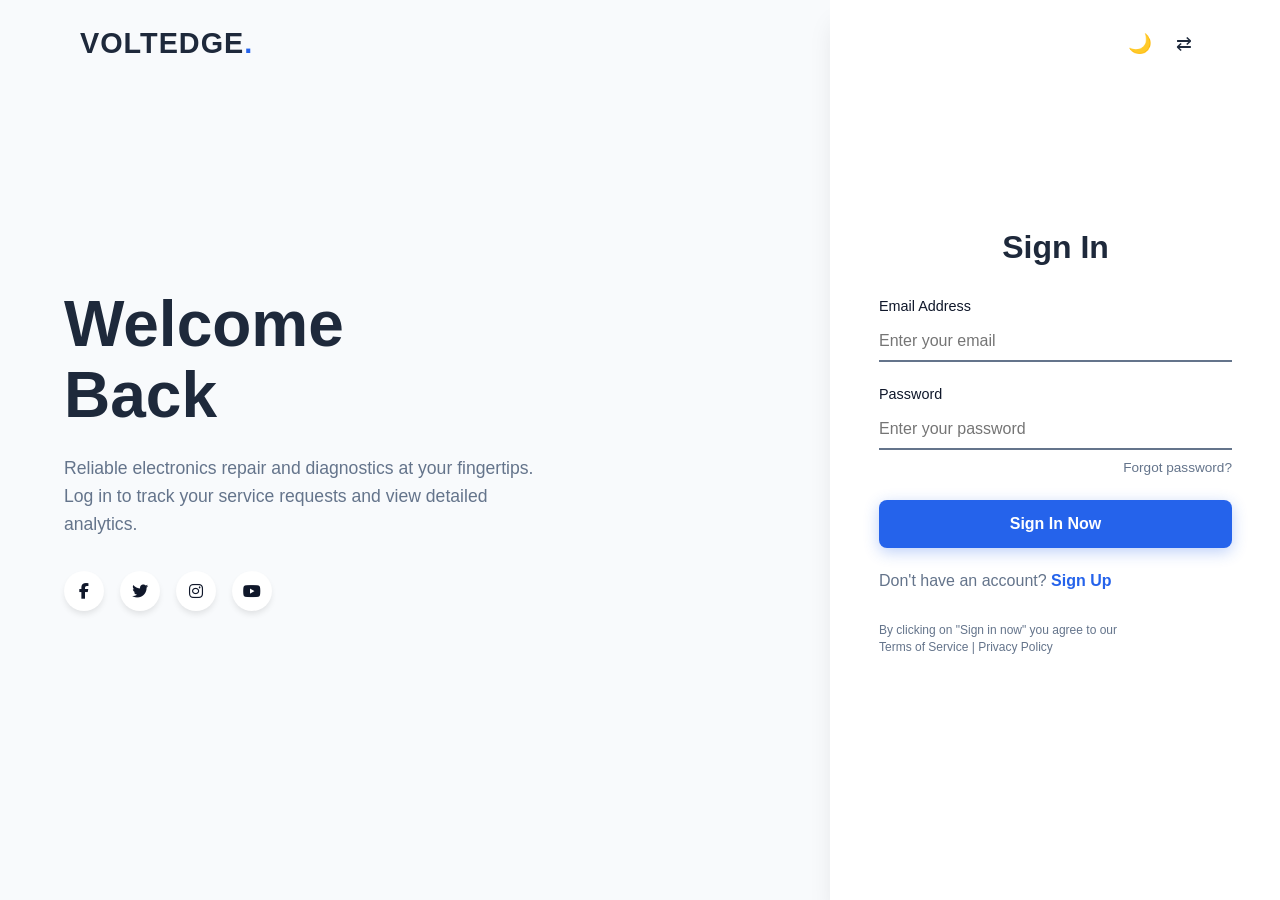
<file: login.html>
<!DOCTYPE html>
<html lang="en" dir="ltr">

<head>
    <meta charset="UTF-8">
    <meta name="viewport" content="width=device-width, initial-scale=1.0">
    <title>VoltEdge - Login</title>
    <link rel="icon"
        href="data:image/svg+xml,<svg xmlns=%22http://www.w3.org/2000/svg%22 viewBox=%220 0 100 100%22><text y=%22.9em%22 font-size=%2290%22>⚡</text></svg>">
    <!-- <link
        href="https://fonts.googleapis.com/css2?family=Inter:wght@300;400;500;600&family=Outfit:wght@700;800&display=swap"
        rel="stylesheet"> -->
    <link rel="stylesheet" href="style.css">
    <link rel="stylesheet" href="https://cdnjs.cloudflare.com/ajax/libs/font-awesome/6.4.0/css/all.min.css">
</head>

<body class="auth-body-split">
    <!-- Removed auth-overlay since we use base theme backgrounds -->

    <!-- Integrate Navbar (Simplified for Auth) -->
    <nav class="navbar"
        style="position: absolute; width: 100%; top: 0; z-index: 100; background: transparent; border: none; backdrop-filter: none;">
        <div class="container nav-container">
            <a href="index.html" class="logo" style="color: var(--text-heading) !important; text-shadow: none;">VoltEdge<span style="color:var(--primary)">.</span></a>
            <div class="nav-controls" style="display: flex; gap: 0.5rem; margin-left: auto;">
                <button id="theme-btn" class="btn-icon" style="color: var(--text-heading) !important; text-shadow: none;">🌙</button>
                <button id="rtl-btn" class="btn-icon" style="color: var(--text-heading) !important; text-shadow: none;">⇄</button>
            </div>

        </div>
    </nav>

    <div class="split-container">
        <!-- Left Side: Welcome -->
        <div class="split-intro">
            <h1>Welcome<br>Back</h1>
            <p>Reliable electronics repair and diagnostics at your fingertips. Log in to track your service requests and
                view detailed analytics.</p>

            <div class="auth-social-links">
                <a href="#" class="auth-social-btn"><i class="fab fa-facebook-f"></i></a>
                <a href="#" class="auth-social-btn"><i class="fab fa-twitter"></i></a>
                <a href="#" class="auth-social-btn"><i class="fab fa-instagram"></i></a>
                <a href="#" class="auth-social-btn"><i class="fab fa-youtube"></i></a>
            </div>
        </div>

        <!-- Right Side: Form -->
        <div class="split-form-container">
            <h2 style="text-align: center;">Sign In</h2>
            <form action="user-dashboard.html">
                <div class="modern-input-group">
                    <label>Email Address</label>
                    <input type="email" class="modern-input" required placeholder="Enter your email">
                </div>

                <div class="modern-input-group" style="margin-bottom: 0.5rem;">
                    <label>Password</label>
                    <input type="password" class="modern-input" required placeholder="Enter your password">
                </div>
                <div style="text-align: right; margin-bottom: 1.5rem;">
                    <a href="#" class="auth-footer-link" style="font-size: 0.85rem;">Forgot password?</a>
                </div>

                <button type="submit" class="auth-action-btn">Sign In Now</button>
            </form>

            <div style="margin-top: 1rem;">
                <a href="register.html" class="auth-footer-link" style="margin-top: 0.5rem;">Don't have an
                    account? <span style="color: var(--primary); font-weight: 700;">Sign Up</span></a>
            </div>

            <p style="margin-top: 2rem; font-size: 0.75rem; color: var(--text-muted); line-height: 1.4;">
                By clicking on "Sign in now" you agree to our<br>
                <a href="#" class="auth-footer-link">Terms of Service</a> | <a href="#" class="auth-footer-link">Privacy
                    Policy</a>
            </p>
        </div>
    </div>

    <!-- Scripts -->
    <script src="rtltoggle.js"></script>
    <script src="main.js"></script>
</body>

</html>
</file>
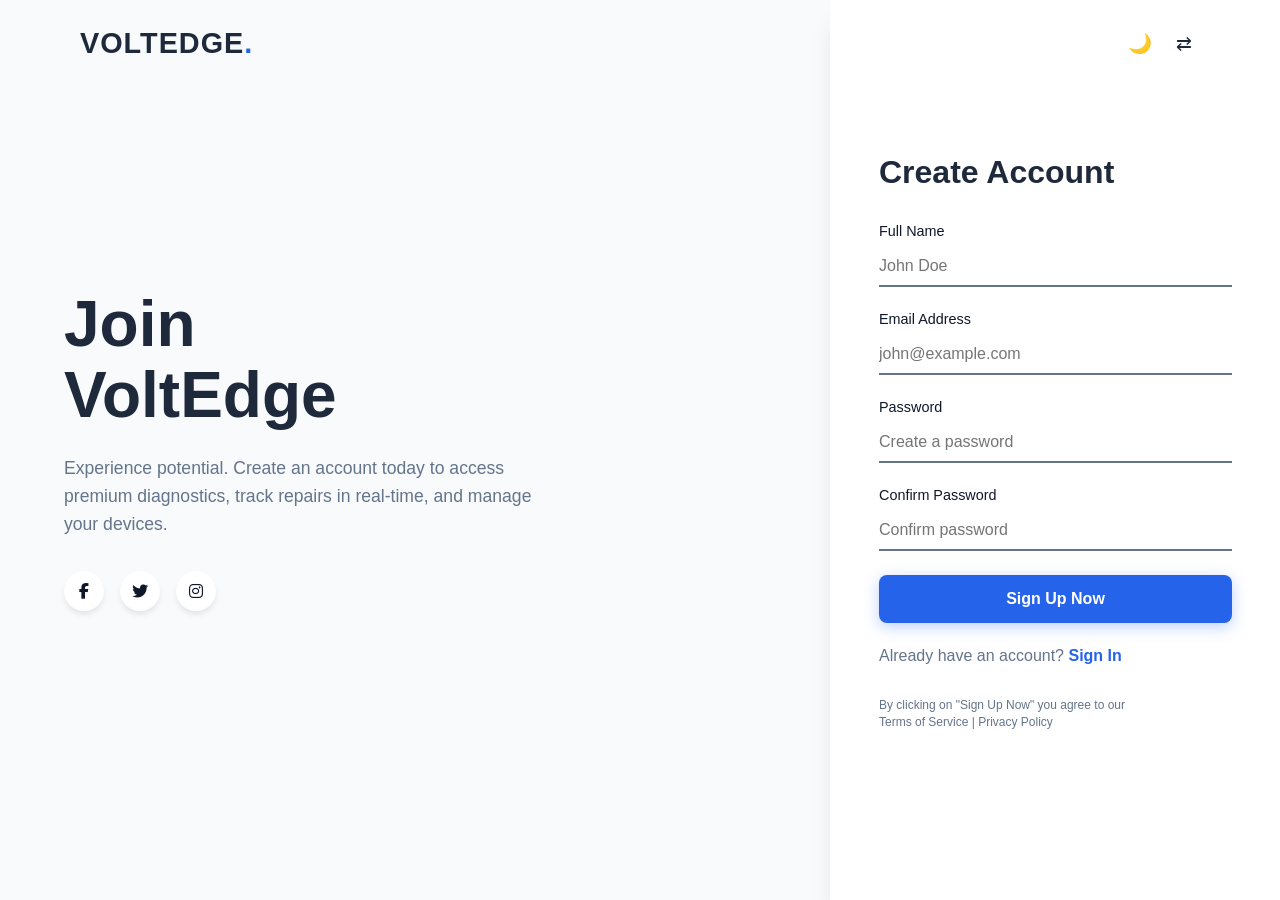
<file: register.html>
<!DOCTYPE html>
<html lang="en" dir="ltr">

<head>
    <meta charset="UTF-8">
    <meta name="viewport" content="width=device-width, initial-scale=1.0">
    <title>VoltEdge - Register</title>
    <link rel="icon"
        href="data:image/svg+xml,<svg xmlns=%22http://www.w3.org/2000/svg%22 viewBox=%220 0 100 100%22><text y=%22.9em%22 font-size=%2290%22>⚡</text></svg>">
    <!-- <link
        href="https://fonts.googleapis.com/css2?family=Inter:wght@300;400;500;600&family=Outfit:wght@700;800&display=swap"
        rel="stylesheet"> -->
    <link rel="stylesheet" href="style.css">
    <link rel="stylesheet" href="https://cdnjs.cloudflare.com/ajax/libs/font-awesome/6.4.0/css/all.min.css">
</head>

<body class="auth-body-split">
    <!-- Removed auth-overlay since we use base theme backgrounds -->

    <!-- Integrate Navbar -->
    <nav class="navbar"
        style="position: absolute; width: 100%; top: 0; z-index: 100; background: transparent; border: none; backdrop-filter: none;">
        <div class="container nav-container">
            <a href="index.html" class="logo" style="color: var(--text-heading) !important; text-shadow: none;">VoltEdge<span style="color:var(--primary)">.</span></a>
            <div class="nav-controls" style="display: flex; gap: 0.5rem; margin-left: auto;">
                <button id="theme-btn" class="btn-icon" style="color: var(--text-heading) !important; text-shadow: none;">🌙</button>
                <button id="rtl-btn" class="btn-icon" style="color: var(--text-heading) !important; text-shadow: none;">⇄</button>
            </div>

        </div>
    </nav>

    <div class="split-container">
        <!-- Left Side: Welcome -->
        <div class="split-intro">
            <h1>Join<br>VoltEdge</h1>
            <p>Experience potential. Create an account today to access premium diagnostics, track repairs in real-time,
                and manage your devices.</p>

            <div class="auth-social-links">
                <a href="#" class="auth-social-btn"><i class="fab fa-facebook-f"></i></a>
                <a href="#" class="auth-social-btn"><i class="fab fa-twitter"></i></a>
                <a href="#" class="auth-social-btn"><i class="fab fa-instagram"></i></a>
            </div>
        </div>

        <!-- Right Side: Form -->
        <div class="split-form-container">
            <h2>Create Account</h2>
            <form action="user-dashboard.html">
                <div class="modern-input-group">
                    <label>Full Name</label>
                    <input type="text" class="modern-input" required placeholder="John Doe">
                </div>

                <div class="modern-input-group">
                    <label>Email Address</label>
                    <input type="email" class="modern-input" required placeholder="john@example.com">
                </div>

                <div class="modern-input-group">
                    <label>Password</label>
                    <input type="password" class="modern-input" required placeholder="Create a password">
                </div>

                <div class="modern-input-group">
                    <label>Confirm Password</label>
                    <input type="password" class="modern-input" required placeholder="Confirm password">
                </div>

                <button type="submit" class="auth-action-btn">Sign Up Now</button>
            </form>

            <div style="margin-top: 1rem;">
                <a href="login.html" class="auth-footer-link" style="margin-top: 0.5rem;">Already have an
                    account? <span style="color: var(--primary); font-weight: 700;">Sign In</span></a>
            </div>

            <p style="margin-top: 2rem; font-size: 0.75rem; color: var(--text-muted); line-height: 1.4;">
                By clicking on "Sign Up Now" you agree to our<br>
                <a href="#" class="auth-footer-link">Terms of Service</a> | <a href="#" class="auth-footer-link">Privacy
                    Policy</a>
            </p>
        </div>
    </div>

    <!-- Scripts -->
    <script src="rtltoggle.js"></script>
    <script src="main.js"></script>
</body>

</html>
</file>
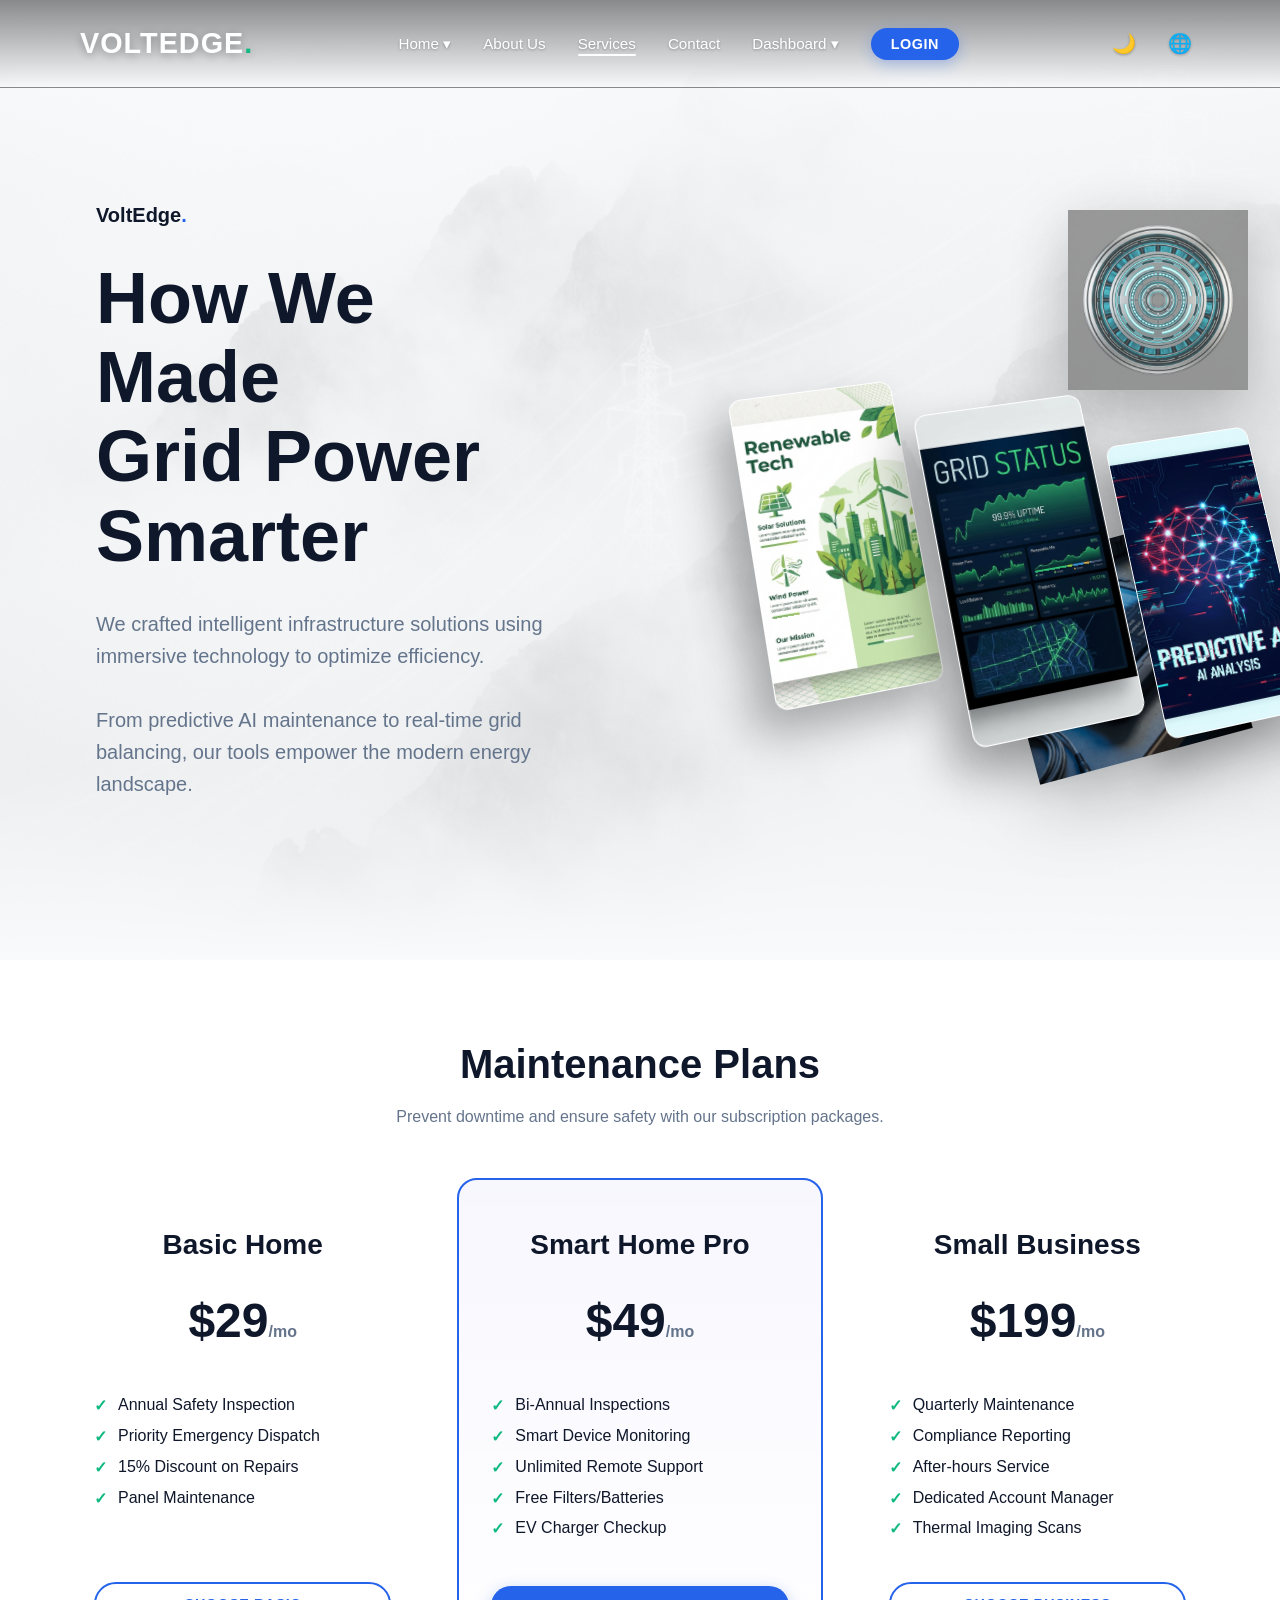
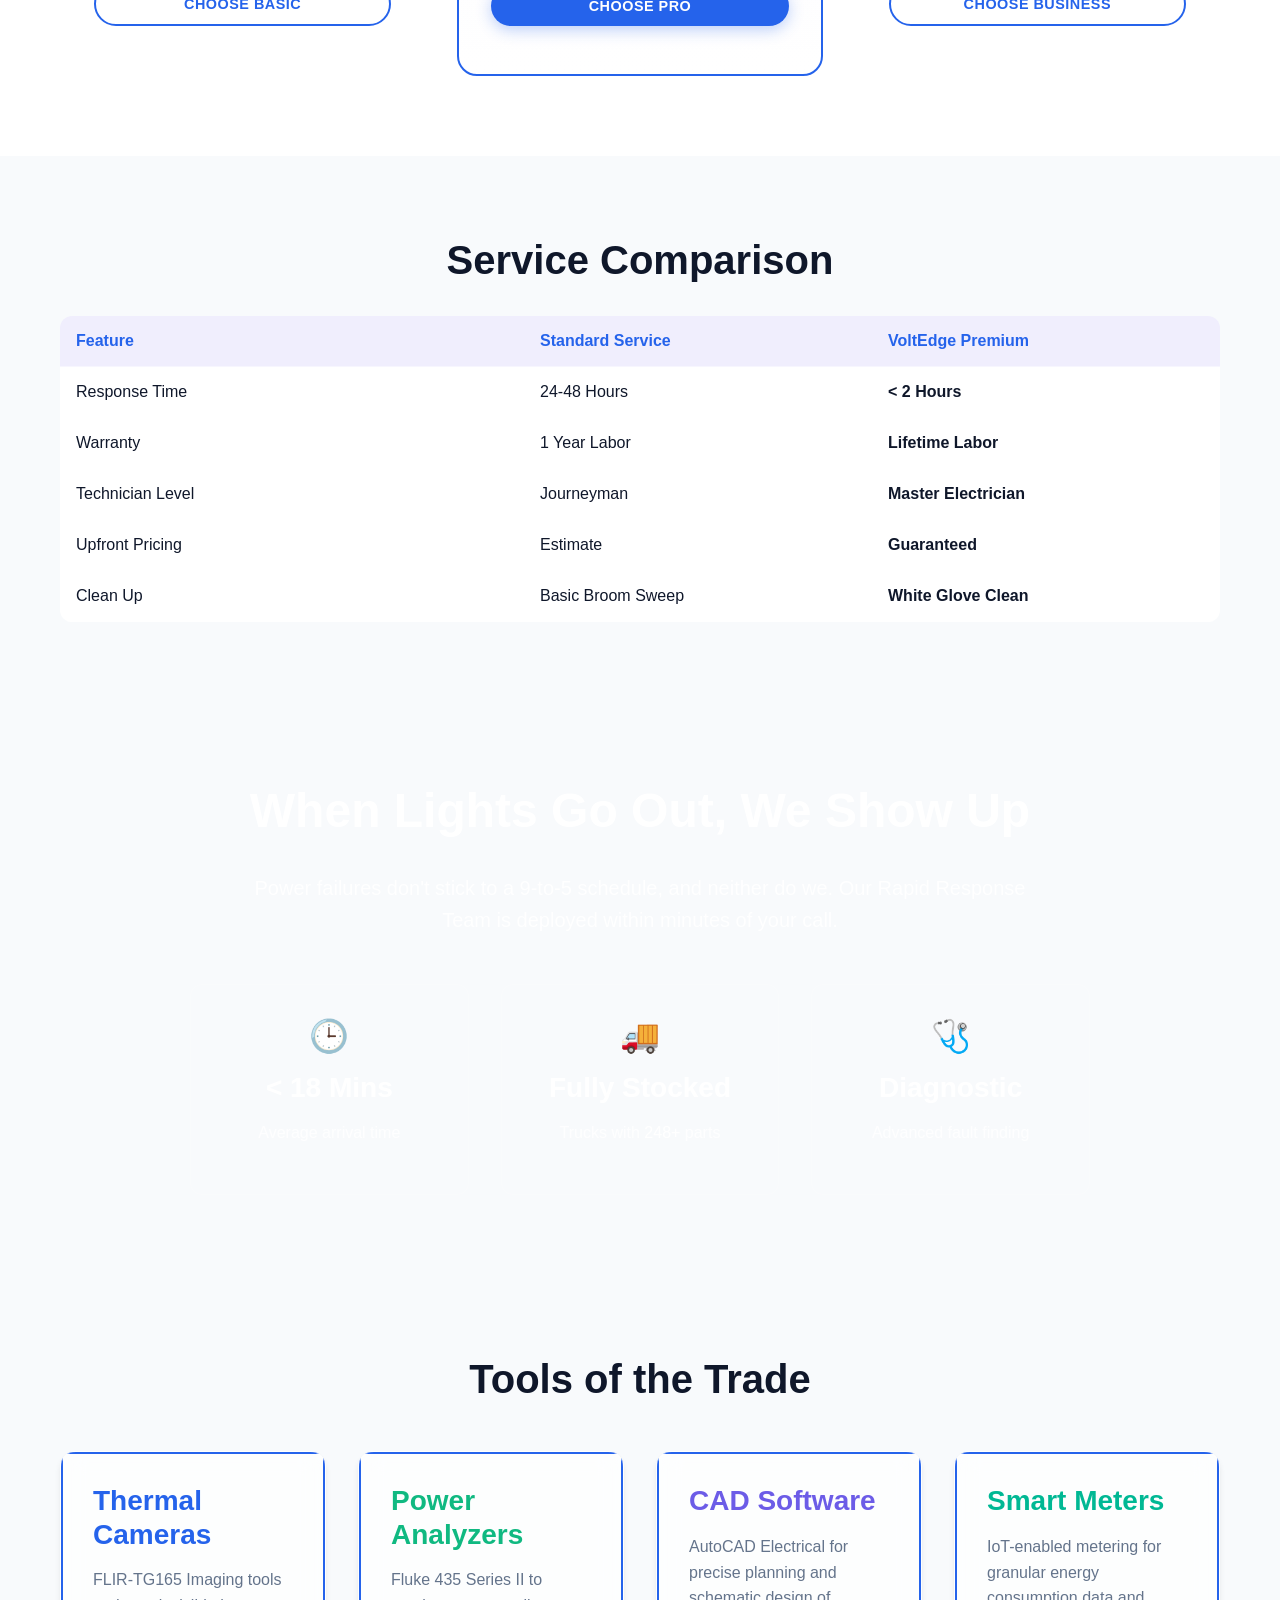
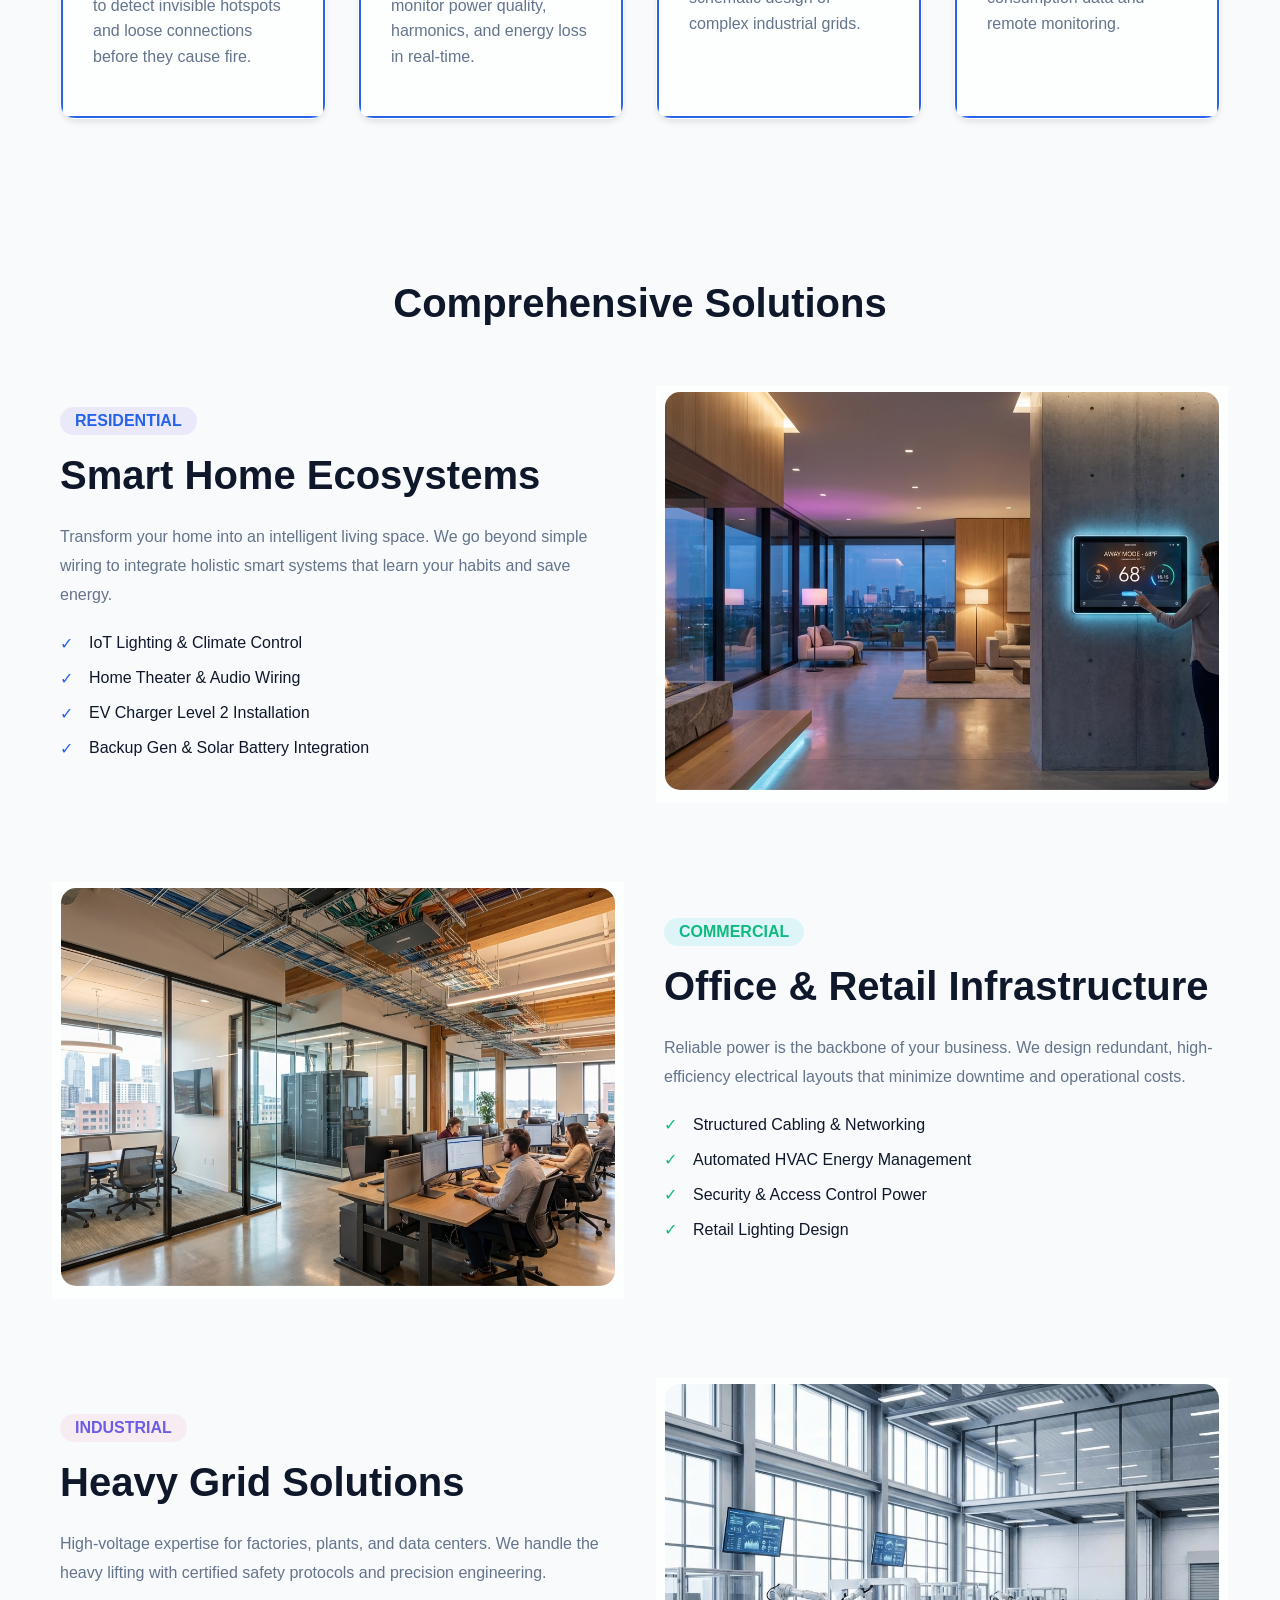
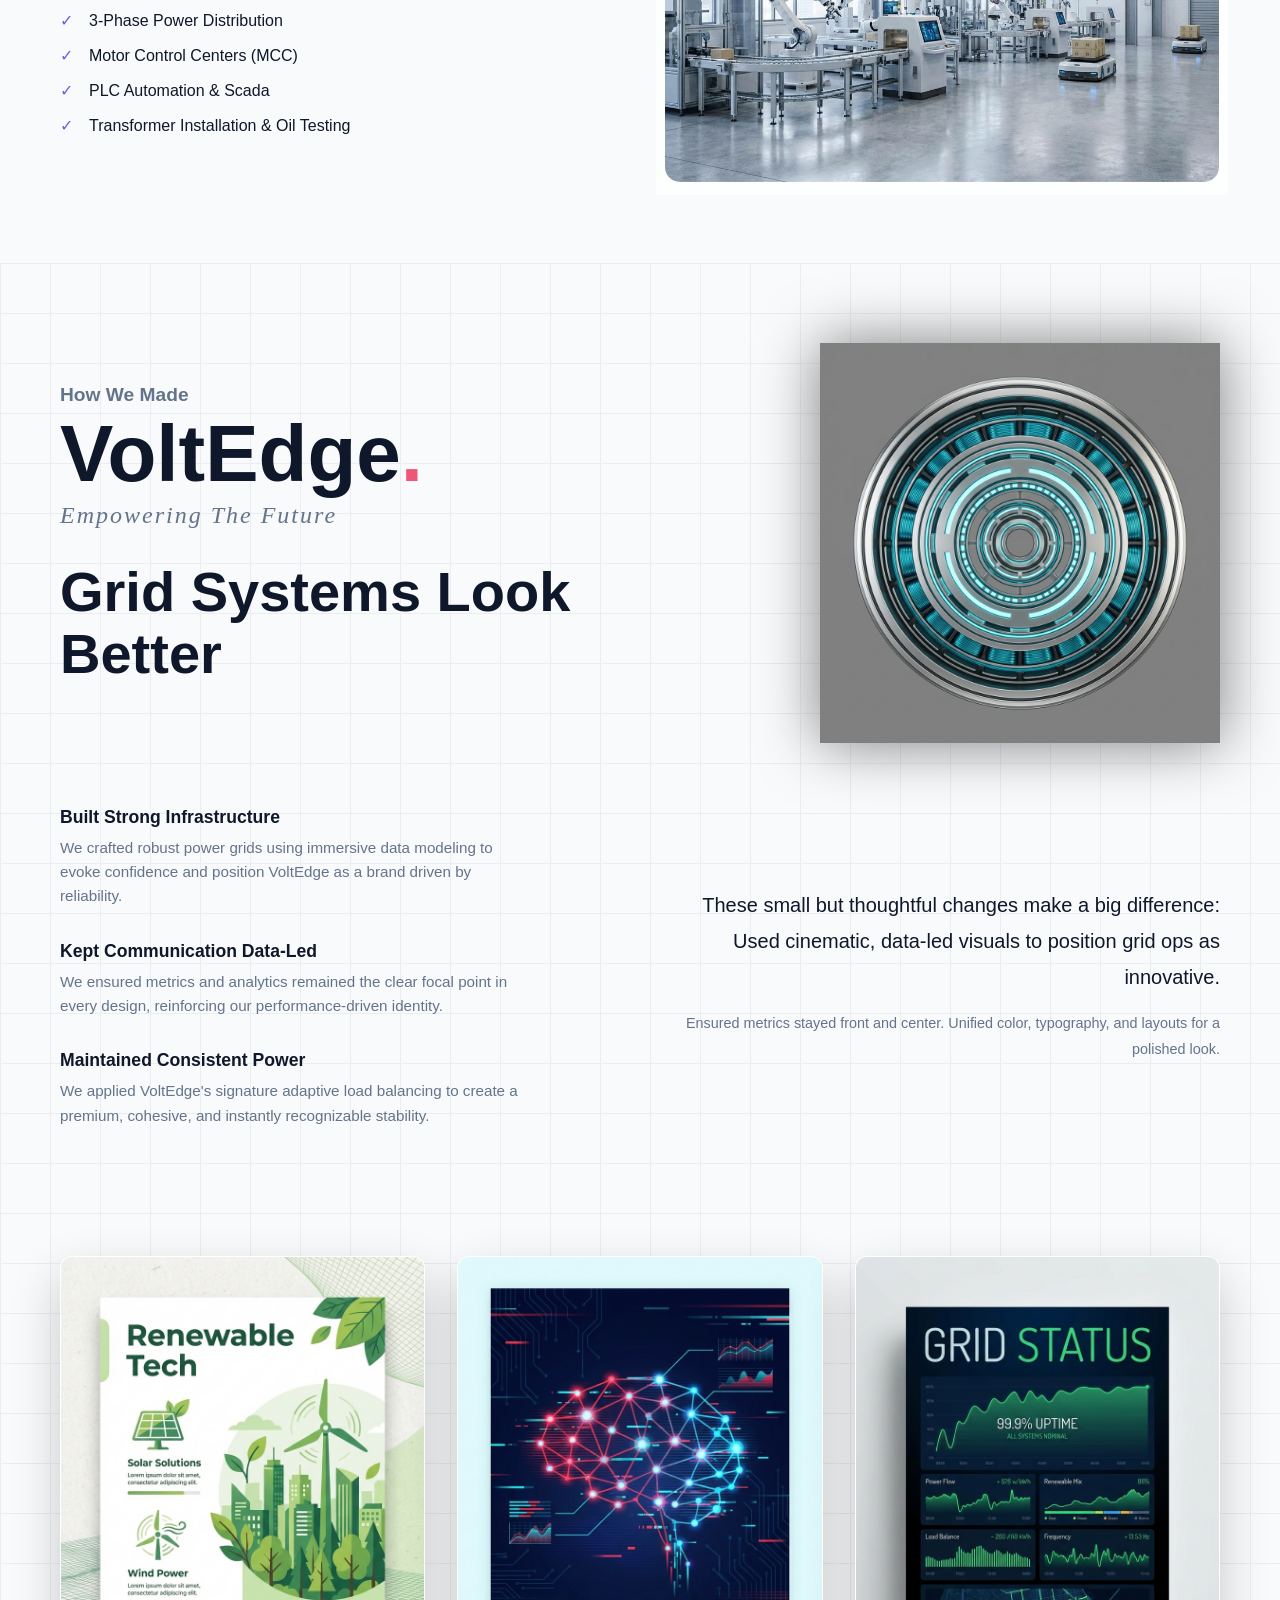
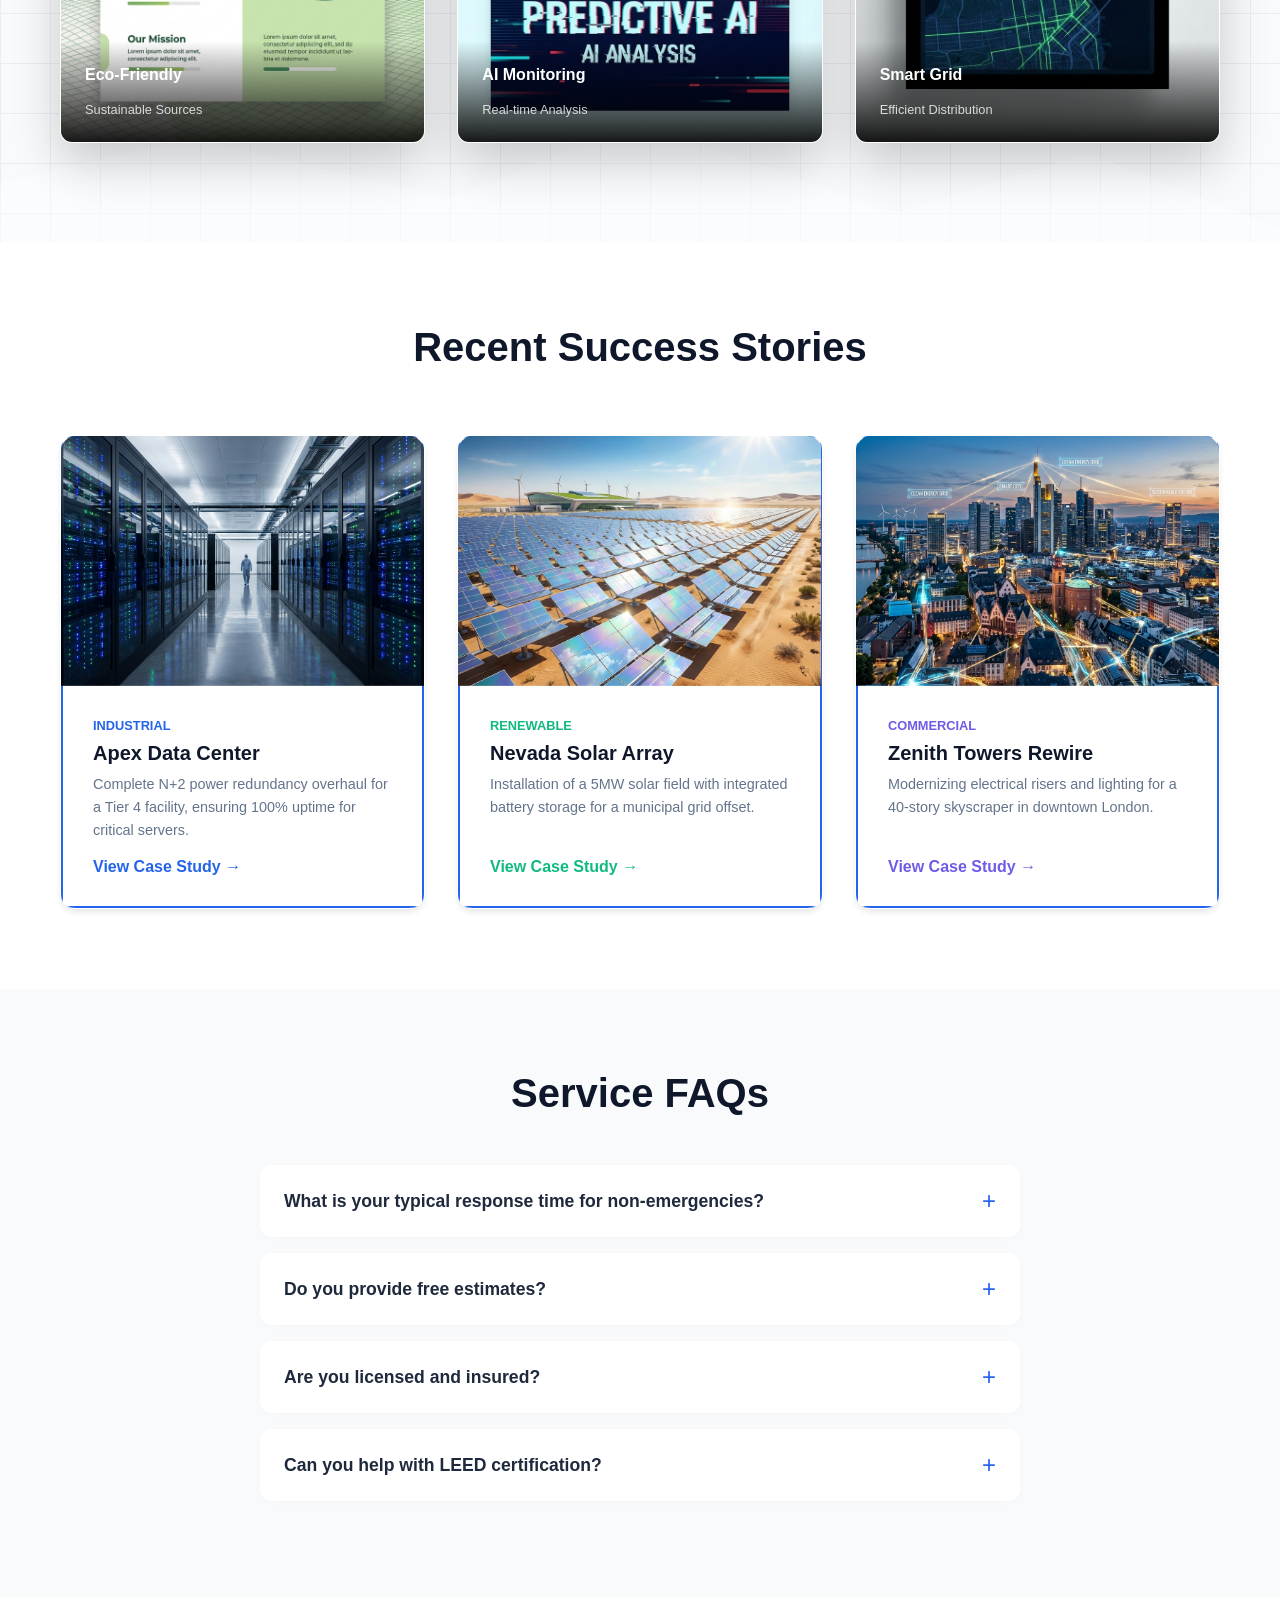
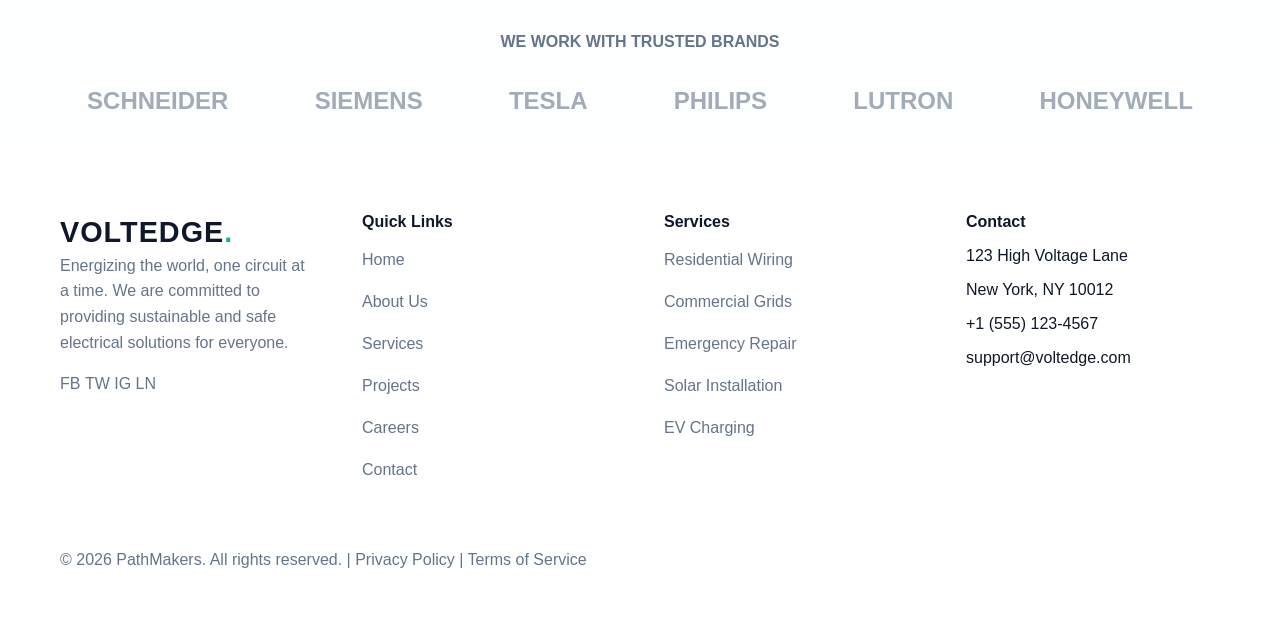
<file: services.html>
<!DOCTYPE html>
<html lang="en" dir="ltr">

<head>
    <meta charset="UTF-8">
    <meta name="viewport" content="width=device-width, initial-scale=1.0">
    <title>VoltEdge - Services</title>
    <link rel="icon"
        href="data:image/svg+xml,<svg xmlns=%22http://www.w3.org/2000/svg%22 viewBox=%220 0 100 100%22><text y=%22.9em%22 font-size=%2290%22>⚡</text></svg>">
    <!-- <link href="https://fonts.googleapis.com/css2?family=Inter:wght@300;400;600&family=Outfit:wght@700;800&display=swap"
        rel="stylesheet"> -->
    <link rel="stylesheet" href="style.css">
</head>

<body>
    <div id="loader">
        <div class="circuit-loader">
            <div class="circuit-center"></div>
            <div class="circuit-ring"></div>
            <div class="circuit-ring"></div>
        </div>
        <div class="loader-text">Initializing...</div>
    </div>

    <nav class="navbar">
        <div class="container nav-container">
            <a href="index.html" class="logo">VoltEdge<span style="color:var(--secondary)">.</span></a>
            <ul class="nav-links">
                <li class="nav-item"><span class="nav-link">Home ▾</span>
                    <ul class="dropdown-menu">
                        <li><a href="index.html" class="dropdown-item">Home 1</a></li>
                        <li><a href="index2.html" class="dropdown-item">Home 2</a></li>
                    </ul>
                </li>
                <li class="nav-item"><a href="about.html" class="nav-link">About Us</a></li>
                <li class="nav-item"><a href="services.html" class="nav-link">Services</a></li>
                <li class="nav-item"><a href="contact.html" class="nav-link">Contact</a></li>
                <li class="nav-item">
                    <span class="nav-link">Dashboard ▾</span>
                    <ul class="dropdown-menu">
                        <li><a href="user-dashboard.html" class="dropdown-item">User Dashboard</a></li>
                        <li><a href="admin-dashboard.html" class="dropdown-item">Admin Dashboard</a></li>
                    </ul>
                </li>
                <li class="nav-item"><a href="login.html" class="btn btn-primary"
                        style="padding: 8px 20px; color: white;">Login</a></li>
            </ul>
            <div class="nav-controls"><button id="theme-btn" class="btn-icon">🌙</button><button id="rtl-btn"
                    class="btn-icon">🌐</button></div>
        </div>
    </nav>

    <!-- Service Showcase Section (Hero) -->
    <header class="service-showcase">
        <div class="showcase-bg"></div>
        <div class="showcase-container">
            <!-- Text Side -->
            <div class="showcase-text">
                <div class="showcase-brand">VoltEdge<span>.</span></div>
                <h1 class="showcase-title">How We Made <br>Grid Power <br>Smarter</h1>
                <p class="showcase-desc">
                    We crafted intelligent infrastructure solutions using immersive technology to optimize efficiency.
                    <br><br>
                    From predictive AI maintenance to real-time grid balancing, our tools empower the modern energy
                    landscape.
                </p>
            </div>

            <!-- Visual Side -->
            <div class="showcase-visuals">
                <!-- Floating Turbine (Top Right) -->
                <img src="Assets/floating_turbine.png" class="float-obj turbine-lens" alt="Turbine">

                <!-- Posters (Center) -->
                <div class="poster-grid">
                    <div class="poster-card"><img src="Assets/poster_renewable.png" alt="Renewable"></div>
                    <div class="poster-card"><img src="Assets/poster_grid.png" alt="Grid Status"></div>
                    <div class="poster-card"><img src="Assets/poster_ai.png" alt="AI Analysis"></div>
                </div>

                <!-- Floating Meter (Bottom Right) -->
                <img src="Assets/device_meter.png" class="float-obj device-meter" alt="Smart Meter">
            </div>
        </div>
    </header>

    <!-- Maintenance Plans -->
    <section class="section" style="background: var(--bg-card);">
        <div class="container">
            <h2 style="text-align: center;">Maintenance Plans</h2>
            <p style="text-align: center; max-width: 600px; margin: 0 auto 3rem;">Prevent downtime and ensure safety
                with our subscription packages.</p>

            <div class="pricing-grid">
                <div class="pricing-card">
                    <h3>Basic Home</h3>
                    <div class="price-tag">$29<span style="font-size: 1rem; color: var(--text-muted);">/mo</span></div>
                    <ul class="price-features">
                        <li>Annual Safety Inspection</li>
                        <li>Priority Emergency Dispatch</li>
                        <li>15% Discount on Repairs</li>
                        <li>Panel Maintenance</li>
                    </ul>
                    <a href="#" class="btn btn-outline">Choose Basic</a>
                </div>

                <div class="pricing-card popular">
                    <h3>Smart Home Pro</h3>
                    <div class="price-tag">$49<span style="font-size: 1rem; color: var(--text-muted);">/mo</span></div>
                    <ul class="price-features">
                        <li>Bi-Annual Inspections</li>
                        <li>Smart Device Monitoring</li>
                        <li>Unlimited Remote Support</li>
                        <li>Free Filters/Batteries</li>
                        <li>EV Charger Checkup</li>
                    </ul>
                    <a href="#" class="btn btn-primary">Choose Pro</a>
                </div>

                <div class="pricing-card">
                    <h3>Small Business</h3>
                    <div class="price-tag">$199<span style="font-size: 1rem; color: var(--text-muted);">/mo</span></div>
                    <ul class="price-features">
                        <li>Quarterly Maintenance</li>
                        <li>Compliance Reporting</li>
                        <li>After-hours Service</li>
                        <li>Dedicated Account Manager</li>
                        <li>Thermal Imaging Scans</li>
                    </ul>
                    <a href="#" class="btn btn-outline">Choose Business</a>
                </div>
            </div>
        </div>
    </section>

    <!-- Comparison Table -->
    <section class="section">
        <div class="container">
            <h2 style="text-align: center;">Service Comparison</h2>
            <table class="data-table">
                <thead>
                    <tr>
                        <th style="width: 40%;">Feature</th>
                        <th style="width: 30%;">Standard Service</th>
                        <th style="width: 30%;">VoltEdge Premium</th>
                    </tr>
                </thead>
                <tbody>
                    <tr>
                        <td>Response Time</td>
                        <td>24-48 Hours</td>
                        <td><strong>&lt; 2 Hours</strong></td>
                    </tr>
                    <tr>
                        <td>Warranty</td>
                        <td>1 Year Labor</td>
                        <td><strong>Lifetime Labor</strong></td>
                    </tr>
                    <tr>
                        <td>Technician Level</td>
                        <td>Journeyman</td>
                        <td><strong>Master Electrician</strong></td>
                    </tr>
                    <tr>
                        <td>Upfront Pricing</td>
                        <td>Estimate</td>
                        <td><strong>Guaranteed</strong></td>
                    </tr>
                    <tr>
                        <td>Clean Up</td>
                        <td>Basic Broom Sweep</td>
                        <td><strong>White Glove Clean</strong></td>
                    </tr>
                </tbody>
            </table>
        </div>
    </section>

    <!-- Emergency Service Highlight -->
    <section class="section"
        style="background: linear-gradient(rgba(0,0,0,0.8), rgba(0,0,0,0.8)), url('Assets/hero-bg-1.jpg'); background-size: cover; background-attachment: fixed; color: white;">
        <div class="container" style="text-align: center;">
            <h2 class="animate-up" style="color: white; font-size: 3rem; margin-bottom: 2rem;">When Lights Go Out, We
                Show Up</h2>
            <p class="animate-up delay-100"
                style="font-size: 1.25rem; max-width: 800px; margin: 0 auto 3rem; color: rgba(255,255,255,0.9);">
                Power failures don't stick to a 9-to-5 schedule, and neither do we. Our Rapid Response Team is deployed
                within minutes of your call.
            </p>
            <div class="animate-up delay-200"
                style="display: grid; grid-template-columns: repeat(3, 1fr); gap: 2rem; max-width: 900px; margin: 0 auto;">
                <div
                    style="background: rgba(255,255,255,0.1); padding: 2rem; border-radius: 12px; backdrop-filter: blur(10px); border: 1px solid rgba(255,255,255,0.1);">
                    <div style="font-size: 2rem; margin-bottom: 1rem;">🕒</div>
                    <h3 style="color: white;">
                        <span class="counter-animate" data-target="60" data-prefix="< " data-suffix=" Mins" style="color: white;">0
                            Mins</span>
                    </h3>
                    <p style="color: rgba(255,255,255,0.8);">Average arrival time</p>
                </div>
                <div
                    style="background: rgba(255,255,255,0.1); padding: 2rem; border-radius: 12px; backdrop-filter: blur(10px); border: 1px solid rgba(255,255,255,0.1);">
                    <div style="font-size: 2rem; margin-bottom: 1rem;">🚚</div>
                    <h3 style="color: white;">Fully Stocked</h3>
                    <p style="color: rgba(255,255,255,0.8);">Trucks with <span class="counter-animate"
                            data-target="1000" data-suffix="+" style="color: white;">0</span> parts</p>
                </div>
                <div
                    style="background: rgba(255,255,255,0.1); padding: 2rem; border-radius: 12px; backdrop-filter: blur(10px); border: 1px solid rgba(255,255,255,0.1);">
                    <div style="font-size: 2rem; margin-bottom: 1rem;">🩺</div>
                    <h3 style="color: white;">Diagnostic</h3>
                    <p style="color: rgba(255,255,255,0.8);">Advanced fault finding</p>
                </div>
            </div>
        </div>
    </section>

    <!-- Our Tech Stack -->
    <section class="section">
        <div class="container">
            <h2 style="text-align: center; margin-bottom: 3rem;">Tools of the Trade</h2>
            <div style="display: grid; grid-template-columns: repeat(auto-fit, minmax(250px, 1fr)); gap: 2rem;">
                <div class="glass-card animate-up">
                    <h3 style="color: var(--primary);">Thermal Cameras</h3>
                    <p>FLIR-TG165 Imaging tools to detect invisible hotspots and loose connections before they cause
                        fire.</p>
                </div>
                <div class="glass-card animate-up delay-100">
                    <h3 style="color: var(--secondary);">Power Analyzers</h3>
                    <p>Fluke 435 Series II to monitor power quality, harmonics, and energy loss in real-time.</p>
                </div>
                <div class="glass-card animate-up delay-200">
                    <h3 style="color: var(--accent);">CAD Software</h3>
                    <p>AutoCAD Electrical for precise planning and schematic design of complex industrial grids.</p>
                </div>
                <div class="glass-card animate-up delay-300">
                    <h3 style="color: #00b894;">Smart Meters</h3>
                    <p>IoT-enabled metering for granular energy consumption data and remote monitoring.</p>
                </div>
            </div>
        </div>
    </section>

    <!-- Detailed Service Breakdown -->
    <section class="section" style="background: var(--bg-body);">
        <div class="container">
            <h2 style="text-align: center; margin-bottom: 4rem;">Comprehensive Solutions</h2>

            <!-- Residential -->
            <div class="service-detail-row side-by-side-grid mobile-reverse" style="margin-bottom: 6rem;">
                <div class="animate-up">
                    <span class="badge"
                        style="background: rgba(108, 92, 231, 0.1); color: var(--primary); padding: 5px 15px; border-radius: 50px; font-weight: bold; margin-bottom: 1rem; display: inline-block;">RESIDENTIAL</span>
                    <h3 style="font-size: 2.5rem; margin-bottom: 1.5rem;">Smart Home Ecosystems</h3>
                    <p style="color: var(--text-muted); margin-bottom: 1.5rem; line-height: 1.8;">
                        Transform your home into an intelligent living space. We go beyond simple wiring to integrate
                        holistic smart systems that learn your habits and save energy.
                    </p>
                    <ul class="feature-list" style="list-style: none; padding: 0;">
                        <li style="margin-bottom: 1rem; display: flex; align-items: center; gap: 1rem;">
                            <span style="color: var(--primary);">✓</span> IoT Lighting & Climate Control
                        </li>
                        <li style="margin-bottom: 1rem; display: flex; align-items: center; gap: 1rem;">
                            <span style="color: var(--primary);">✓</span> Home Theater & Audio Wiring
                        </li>
                        <li style="margin-bottom: 1rem; display: flex; align-items: center; gap: 1rem;">
                            <span style="color: var(--primary);">✓</span> EV Charger Level 2 Installation
                        </li>
                        <li style="margin-bottom: 1rem; display: flex; align-items: center; gap: 1rem;">
                            <span style="color: var(--primary);">✓</span> Backup Gen & Solar Battery Integration
                        </li>
                    </ul>
                </div>
                <div class="glass-card animate-up delay-100" style="padding: 0; overflow: hidden; height: 400px;">
                    <img src="Assets/smart_home.png" style="width: 100%; height: 100%; object-fit: cover;"
                        alt="Smart Home">
                </div>
            </div>

            <!-- Commercial -->
            <div class="service-detail-row side-by-side-grid" style="margin-bottom: 6rem;">
                <div class="glass-card animate-up" style="padding: 0; overflow: hidden; height: 400px;">
                    <img src="Assets/commercial_office.png" style="width: 100%; height: 100%; object-fit: cover;"
                        alt="Commercial Office">
                </div>
                <div class="animate-up delay-100">
                    <span class="badge"
                        style="background: rgba(0, 206, 201, 0.1); color: var(--secondary); padding: 5px 15px; border-radius: 50px; font-weight: bold; margin-bottom: 1rem; display: inline-block;">COMMERCIAL</span>
                    <h3 style="font-size: 2.5rem; margin-bottom: 1.5rem;">Office & Retail Infrastructure</h3>
                    <p style="color: var(--text-muted); margin-bottom: 1.5rem; line-height: 1.8;">
                        Reliable power is the backbone of your business. We design redundant, high-efficiency electrical
                        layouts that minimize downtime and operational costs.
                    </p>
                    <ul class="feature-list" style="list-style: none; padding: 0;">
                        <li style="margin-bottom: 1rem; display: flex; align-items: center; gap: 1rem;">
                            <span style="color: var(--secondary);">✓</span> Structured Cabling & Networking
                        </li>
                        <li style="margin-bottom: 1rem; display: flex; align-items: center; gap: 1rem;">
                            <span style="color: var(--secondary);">✓</span> Automated HVAC Energy Management
                        </li>
                        <li style="margin-bottom: 1rem; display: flex; align-items: center; gap: 1rem;">
                            <span style="color: var(--secondary);">✓</span> Security & Access Control Power
                        </li>
                        <li style="margin-bottom: 1rem; display: flex; align-items: center; gap: 1rem;">
                            <span style="color: var(--secondary);">✓</span> Retail Lighting Design
                        </li>
                    </ul>
                </div>
            </div>

            <!-- Industrial -->
            <div class="service-detail-row side-by-side-grid mobile-reverse">
                <div class="animate-up">
                    <span class="badge"
                        style="background: rgba(253, 121, 168, 0.1); color: var(--accent); padding: 5px 15px; border-radius: 50px; font-weight: bold; margin-bottom: 1rem; display: inline-block;">INDUSTRIAL</span>
                    <h3 style="font-size: 2.5rem; margin-bottom: 1.5rem;">Heavy Grid Solutions</h3>
                    <p style="color: var(--text-muted); margin-bottom: 1.5rem; line-height: 1.8;">
                        High-voltage expertise for factories, plants, and data centers. We handle the heavy lifting with
                        certified safety protocols and precision engineering.
                    </p>
                    <ul class="feature-list" style="list-style: none; padding: 0;">
                        <li style="margin-bottom: 1rem; display: flex; align-items: center; gap: 1rem;">
                            <span style="color: var(--accent);">✓</span> 3-Phase Power Distribution
                        </li>
                        <li style="margin-bottom: 1rem; display: flex; align-items: center; gap: 1rem;">
                            <span style="color: var(--accent);">✓</span> Motor Control Centers (MCC)
                        </li>
                        <li style="margin-bottom: 1rem; display: flex; align-items: center; gap: 1rem;">
                            <span style="color: var(--accent);">✓</span> PLC Automation & Scada
                        </li>
                        <li style="margin-bottom: 1rem; display: flex; align-items: center; gap: 1rem;">
                            <span style="color: var(--accent);">✓</span> Transformer Installation & Oil Testing
                        </li>
                    </ul>
                </div>
                <div class="glass-card animate-up delay-100" style="padding: 0; overflow: hidden; height: 400px;">
                    <img src="Assets/industrial_factory.png" style="width: 100%; height: 100%; object-fit: cover;"
                        alt="Industrial Factory">
                </div>
            </div>
        </div>
    </section>

    <!-- Feature Case Study (Canon Style Layout) -->
    <section class="case-study-hero">
        <div class="cs-bg-overlay"></div>
        <div class="container cs-container">

            <!-- Top Row -->
            <div class="cs-header">
                <div class="cs-brand-block animate-up">
                    <small>How We Made</small>
                    <div class="cs-logo">VoltEdge<span style="color:#ef5777">.</span></div>
                    <span class="cs-slogan">Empowering The Future</span>
                    <h1>Grid Systems Look Better</h1>
                </div>
                <div class="cs-visual animate-up delay-100">
                    <div class="cs-lens-ring"></div>
                    <!-- Reusing the turbine as the "Lens" equivalent -->
                    <img src="Assets/floating_turbine.png" alt="Turbine Visual">
                </div>
            </div>

            <!-- Middle Content -->
            <div class="cs-content-grid">
                <div class="cs-text-group animate-up delay-200">
                    <div class="cs-text-item">
                        <h4>Built Strong Infrastructure</h4>
                        <p>We crafted robust power grids using immersive data modeling to evoke confidence and position
                            VoltEdge as a brand driven by reliability.</p>
                    </div>
                    <div class="cs-text-item">
                        <h4>Kept Communication Data-Led</h4>
                        <p>We ensured metrics and analytics remained the clear focal point in every design, reinforcing
                            our performance-driven identity.</p>
                    </div>
                    <div class="cs-text-item">
                        <h4>Maintained Consistent Power</h4>
                        <p>We applied VoltEdge's signature adaptive load balancing to create a premium, cohesive, and
                            instantly recognizable stability.</p>
                    </div>
                </div>

                <div class="cs-summary animate-up delay-300">
                    <p>These small but thoughtful changes make a big difference: Used cinematic, data-led visuals to
                        position grid ops as innovative.</p>
                    <p class="cs-summary-small">Ensured metrics stayed front and center. Unified color, typography, and
                        layouts for a polished look.</p>
                </div>
            </div>

            <!-- Bottom Posters -->
            <div class="cs-poster-row">
                <div class="cs-poster animate-up delay-400">
                    <img src="Assets/poster_renewable.png" alt="Renewable Poster">
                    <div class="cs-poster-content">
                        <h4>Eco-Friendly</h4>
                        <span style="font-size: 0.8rem; opacity: 0.8;">Sustainable Sources</span>
                    </div>
                </div>
                <div class="cs-poster animate-up delay-500">
                    <img src="Assets/poster_ai.png" alt="AI Poster">
                    <div class="cs-poster-content">
                        <h4>AI Monitoring</h4>
                        <span style="font-size: 0.8rem; opacity: 0.8;">Real-time Analysis</span>
                    </div>
                </div>
                <div class="cs-poster animate-up delay-600">
                    <img src="Assets/poster_grid.png" alt="Grid Poster">
                    <div class="cs-poster-content">
                        <h4>Smart Grid</h4>
                        <span style="font-size: 0.8rem; opacity: 0.8;">Efficient Distribution</span>
                    </div>
                </div>
            </div>

        </div>
    </section>

    <!-- Case Studies / Projects (Existing) -->
    <section class="section" style="background: var(--bg-card);">
        <div class="container">
            <h2 style="text-align: center; margin-bottom: 4rem;">Recent Success Stories</h2>
            <div style="display: grid; grid-template-columns: repeat(3, 1fr); gap: 2rem;">
                <!-- Case 1 -->
                <div class="glass-card animate-up" style="padding: 0; overflow: hidden; display: flex; flex-direction: column;">
                    <img src="Assets/volt_case_datacenter.png" style="width: 100%; height: 250px; object-fit: cover;"
                        alt="Data Center">
                    <div class="news-content" style="padding: 2rem; display: flex; flex-direction: column; flex-grow: 1;">
                        <span style="font-size: 0.8rem; color: var(--primary); font-weight: bold;">INDUSTRIAL</span>
                        <h4 style="font-size: 1.25rem; margin: 0.5rem 0;">Apex Data Center</h4>
                        <p style="color: var(--text-muted); font-size: 0.9rem; flex-grow: 1;">
                            Complete N+2 power redundancy overhaul for a Tier 4 facility, ensuring 100% uptime for
                            critical servers.
                        </p>
                        <a href="#"
                            style="display: block; margin-top: auto; color: var(--primary); font-weight: 600;">View Case
                            Study &rarr;</a>
                    </div>
                </div>
                <!-- Case 2 -->
                <div class="glass-card animate-up delay-100" style="padding: 0; overflow: hidden; display: flex; flex-direction: column;">
                    <img src="Assets/volt_case_solar.png" style="width: 100%; height: 250px; object-fit: cover;"
                        alt="Solar Farm">
                    <div class="news-content" style="padding: 2rem; display: flex; flex-direction: column; flex-grow: 1;">
                        <span style="font-size: 0.8rem; color: var(--secondary); font-weight: bold;">RENEWABLE</span>
                        <h4 style="font-size: 1.25rem; margin: 0.5rem 0;">Nevada Solar Array</h4>
                        <p style="color: var(--text-muted); font-size: 0.9rem; flex-grow: 1;">
                            Installation of a 5MW solar field with integrated battery storage for a municipal grid
                            offset.
                        </p>
                        <a href="#"
                            style="display: block; margin-top: auto; color: var(--secondary); font-weight: 600;">View
                            Case Study &rarr;</a>
                    </div>
                </div>
                <!-- Case 3 -->
                <div class="glass-card animate-up delay-200" style="padding: 0; overflow: hidden; display: flex; flex-direction: column;">
                    <img src="Assets/volt_case_europe.png" style="width: 100%; height: 250px; object-fit: cover;"
                        alt="Europe HQ">
                    <div class="news-content" style="padding: 2rem; display: flex; flex-direction: column; flex-grow: 1;">
                        <span style="font-size: 0.8rem; color: var(--accent); font-weight: bold;">COMMERCIAL</span>
                        <h4 style="font-size: 1.25rem; margin: 0.5rem 0;">Zenith Towers Rewire</h4>
                        <p style="color: var(--text-muted); font-size: 0.9rem; flex-grow: 1;">
                            Modernizing electrical risers and lighting for a 40-story skyscraper in downtown London.
                        </p>
                        <a href="#"
                            style="display: block; margin-top: auto; color: var(--accent); font-weight: 600;">View Case
                            Study &rarr;</a>
                    </div>
                </div>
            </div>
        </div>
    </section>

    <!-- Detailed FAQ -->
    <section class="section">
        <div class="container" style="max-width: 800px;">
            <h2 style="text-align: center; margin-bottom: 3rem;">Service FAQs</h2>

            <details class="modern-faq animate-up">
                <summary>What is your typical response time for non-emergencies? <span class="loading-icon">+</span>
                </summary>
                <p>For standard service calls, we typically schedule within 24-48 hours. However, Platinum members get
                    same-day priority scheduling for all requests.</p>
            </details>

            <details class="modern-faq animate-up delay-100">
                <summary>Do you provide free estimates? <span class="loading-icon">+</span></summary>
                <p>Yes! For all new installation projects, we provide a complimentary on-site assessment and detailed
                    quote. Diagnostic visits for repairs may incur a small trip fee which is waived if work is
                    performed.</p>
            </details>

            <details class="modern-faq animate-up delay-200">
                <summary>Are you licensed and insured? <span class="loading-icon">+</span></summary>
                <p>Absolutely. VoltEdge holds Master Electrician licenses in all 15 states we operate in and carries
                    $5M in liability insurance for commercial projects.</p>
            </details>

            <details class="modern-faq animate-up delay-300">
                <summary>Can you help with LEED certification? <span class="loading-icon">+</span></summary>
                <p>Yes, our engineers are LEED accredited and can design electrical systems that contribute significant
                    points towards your building's Green certification.</p>
            </details>
        </div>
    </section>

    <!-- Brand Strip -->
    <section class="section" style="padding: 2rem 0; background: var(--glass-bg);">
        <div class="container">
            <p style="text-align: center; font-weight: bold; margin-bottom: 2rem; color: var(--text-muted);">WE WORK
                WITH TRUSTED BRANDS</p>
            <div
                style="display: flex; justify-content: space-around; flex-wrap: wrap; gap: 2rem; opacity: 0.6; font-size: 1.5rem; font-weight: 800; color: var(--text-muted);">
                <span>SCHNEIDER</span>
                <span>SIEMENS</span>
                <span>TESLA</span>
                <span>PHILIPS</span>
                <span>LUTRON</span>
                <span>HONEYWELL</span>
            </div>
        </div>
    </section>

    <footer class="footer">
        <div class="container">
            <div class="footer-grid">
                <div class="footer-col footer-brand-col">
                    <a href="index.html" class="logo">VOLTEDGE<span style="color:var(--secondary)">.</span></a>
                    <p>Energizing the world, one circuit at a time. We are committed to providing sustainable and safe
                        electrical solutions for everyone.</p>
                    <div class="footer-socials">
                        <a href="#">FB</a>
                        <a href="#">TW</a>
                        <a href="#">IG</a>
                        <a href="#">LN</a>
                    </div>
                </div>

                <div class="footer-col">
                    <h4>Quick Links</h4>
                    <ul>
                        <li><a href="index.html">Home</a></li>
                        <li><a href="about.html">About Us</a></li>
                        <li><a href="services.html">Services</a></li>
                        <li><a href="projects.html">Projects</a></li>
                        <li><a href="career.html">Careers</a></li>
                        <li><a href="contact.html">Contact</a></li>
                    </ul>
                </div>

                <div class="footer-col">
                    <h4>Services</h4>
                    <ul>
                        <li><a href="#">Residential Wiring</a></li>
                        <li><a href="#">Commercial Grids</a></li>
                        <li><a href="#">Emergency Repair</a></li>
                        <li><a href="#">Solar Installation</a></li>
                        <li><a href="#">EV Charging</a></li>
                    </ul>
                </div>

                <div class="footer-col">
                    <h4>Contact</h4>
                    <ul>
                        <li>123 High Voltage Lane</li>
                        <li>New York, NY 10012</li>
                        <li>+1 (555) 123-4567</li>
                        <li>support@voltedge.com</li>
                    </ul>
                </div>
            </div>

            <div class="footer-bottom">
                <p>&copy; 2026 PathMakers. All rights reserved. | <a href="#">Privacy Policy</a> | <a href="#">Terms of
                        Service</a></p>
            </div>
        </div>
    </footer>

    <script src="rtltoggle.js"></script>
    <script src="main.js"></script>
</body>

</html>
</file>
<file: style.css>
:root {
    /* Day Theme - "Warm Sunrise" */
    /* Peach (#FFF0E6) & Coral (#FF7E5F) */

    --bg-body-day: #FFF0E6;
    --bg-card-day: rgba(255, 255, 255, 0.7);
    --text-main-day: #1a1a1a;
    /* Darker for better contrast */
    --text-muted-day: #4a4a4a;
    /* Much darker than #636e72 for better readability */

    --primary-day: #FF7E5F;
    /* Coral */
    --secondary-day: #FEB47B;
    /* Sunset Orange */
    --accent-day: #6C5CE7;
    /* Purple for contrast */

    --gradient-day: linear-gradient(135deg, #FFF0E6 0%, #FFE3D4 100%);

    --glass-bg-day: rgba(255, 255, 255, 0.6);
    --glass-border-day: rgba(255, 255, 255, 0.5);

    /* Night Theme - "Dark & Elegant" */
    /* #0A1A2F (Deep Navy) to #1F1F1F (Dark Grey) */
    --bg-body-night: #0A1A2F;
    --bg-card-night: #1F1F1F;
    --text-main-night: #F0F0F0;
    /* Brighter for better contrast */
    --text-muted-night: #BDBDBD;
    /* Brighter than #A0A0A0 for better readability */

    --primary-night: #Cdb4db;
    --secondary-night: #A2D2FF;
    --accent-night: #FFC8DD;

    --gradient-night: linear-gradient(180deg, #0A1A2F 0%, #1F1F1F 100%);

    --glass-bg-night: rgba(10, 26, 47, 0.85);
    --glass-border-night: rgba(255, 255, 255, 0.08);

    /* Defaults (Day Start) */
    --bg-body: var(--bg-body-day);
    --bg-card: var(--bg-card-day);
    --text-main: var(--text-main-day);
    --text-muted: var(--text-muted-day);
    --primary: var(--primary-day);
    --secondary: var(--secondary-day);
    --accent: var(--accent-day);
    --glass-bg: var(--glass-bg-day);
    --glass-border: var(--glass-border-day);

    --shadow-sm: 0 4px 6px rgba(0, 0, 0, 0.05);
    --shadow-lg: 0 10px 30px rgba(0, 0, 0, 0.1);
    --transition: all 0.3s cubic-bezier(0.25, 0.8, 0.25, 1);
    /* Brand Colors (Consistent across modes) */
    --primary: #2563EB;     /* Royal Blue */
    --secondary: #10B981;   /* Emerald Green */

    /* Light Theme Backgrounds & Text */
    --bg-body: #F8FAFC;
    --bg-card: #FFFFFF;
    --bg-dark: #0F172A;
    --text-main: #0F172A;
    --text-muted: #64748B;
    --text-heading: #1E293B;
    --glass-bg: rgba(255, 255, 255, 0.7);
    --glass-border: rgba(255, 255, 255, 0.5);

    /* UI Elements */
    --transition: all 0.3s cubic-bezier(0.4, 0, 0.2, 1);
    --radius-sm: 8px;
    --radius-md: 12px;
    --radius-lg: 24px;
    --shadow-sm: 0 4px 6px -1px rgba(0, 0, 0, 0.1);
    --shadow-md: 0 10px 15px -3px rgba(0, 0, 0, 0.1);
    --shadow-lg: 0 20px 25px -5px rgba(0, 0, 0, 0.1);

    /* Fonts */
    --font-heading: 'Outfit', sans-serif;
    --font-heading-dark: 'Playfair Display', serif;
    --font-body: 'Inter', sans-serif;

    /* Auth Backgrounds */
    --auth-bg: url('Assets/auth-bg-light.png');
}

/* Dark Theme Variables */
[data-theme="dark"] {
    /* We keep primary and secondary identical for brand consistency */
    --bg-body: #0B1120;
    --bg-card: #1E293B;
    --bg-dark: #020617;
    --text-main: #F8FAFC;
    --text-muted: #94A3B8;
    --text-heading: #F1F5F9;
    --glass-bg: rgba(30, 41, 59, 0.7);
    --glass-border: rgba(255, 255, 255, 0.05);
    
    --shadow-sm: 0 4px 6px -1px rgba(0, 0, 0, 0.5);
    --shadow-md: 0 10px 15px -3px rgba(0, 0, 0, 0.5);
    --shadow-lg: 0 20px 25px -5px rgba(0, 0, 0, 0.5);

    /* Switch Font in Dark Mode */
    --font-heading: var(--font-heading-dark);

    /* Auth Background Dark */
    --auth-bg: url('Assets/auth-bg-dark.png');
}

* {
    box-sizing: border-box;
    margin: 0;
    padding: 0;
}

html {
    scroll-behavior: smooth;
}

body {
    font-family: var(--font-body);
    background-color: var(--bg-body);
    color: var(--text-main);
    transition: background-color 0.5s ease, color 0.5s ease;
    overflow-x: hidden;
}

a {
    text-decoration: none;
    color: inherit;
    transition: var(--transition);
}

ul {
    list-style: none;
}

img {
    max-width: 100%;
    display: block;
}

/* === Typography === */
h1,
h2,
h3,
h4,
h5,
h6 {
    font-family: var(--font-heading);
    font-weight: 700;
    line-height: 1.2;
    margin-bottom: 1rem;
}

h1 {
    font-size: clamp(2.5rem, 5vw + 1rem, 3.5rem);
}

h2 {
    font-size: clamp(1.8rem, 4vw + 0.5rem, 2.5rem);
}

h3 {
    font-size: clamp(1.25rem, 2vw + 1rem, 1.75rem);
}

p {
    line-height: 1.6;
    color: var(--text-muted);
    margin-bottom: 1rem;
}

/* === Layout & Containers === */
.container {
    max-width: 1200px;
    margin: 0 auto;
    padding: 0 20px;
}

.section {
    padding: 80px 0;
    position: relative;
    overflow: hidden;
}

/* === Glassmorphism Components === */
.glass-card {
    background: var(--glass-bg);
    backdrop-filter: blur(12px);
    -webkit-backdrop-filter: blur(12px);
    border: 1px solid var(--glass-border);
    border-radius: 16px;
    padding: 2rem;
    box-shadow: var(--shadow-sm);
    transition: var(--transition);
    /* Alignment Fixes */
    display: flex;
    flex-direction: column;
    height: 100%;
    justify-content: flex-start;
}

.glass-card>a:last-child {
    margin-top: auto;
}

.glass-card:hover {
    transform: translateY(-5px);
    box-shadow: var(--shadow-lg);
    border-color: var(--primary);
}

/* === Navigation === */
/* === Navigation Animations === */
/* Blending Interface: Transparent by default, Glass on Scroll */
.navbar {
    position: fixed;
    top: 0;
    left: 0;
    width: 100%;
    z-index: 1000;

    /* Transparent Default State */
    background: transparent;
    backdrop-filter: none;
    -webkit-backdrop-filter: none;
    border-bottom: 1px solid transparent;
    padding: 1.5rem 0; /* Restored and kept consistent */

    /* Subtle gradient to ensure font visibility if the background is slightly light */
    background: linear-gradient(to bottom, rgba(0, 0, 0, 0.45) 0%, transparent 100%);

    animation: nav-slide-down 0.8s cubic-bezier(0.165, 0.84, 0.44, 1) forwards;
    transition: all 0.4s cubic-bezier(0.4, 0, 0.2, 1);
}

/* Ensure navbar content is visible at hero section (non-scrolled state over dark BG) */
.navbar:not(.scrolled):not(.nav-light-bg) .nav-link,
.navbar:not(.scrolled):not(.nav-light-bg) .btn-icon,
.navbar:not(.scrolled):not(.nav-light-bg) .mobile-toggle {
    color: #ffffff !important;
    text-shadow: 0 1px 3px rgba(0, 0, 0, 0.3);
}

/* Ensure mobile menu links are visible even if unscrolled (overrides white color) */
@media (max-width: 992px) {
    .navbar:not(.scrolled):not(.nav-light-bg) .nav-link {
        color: var(--text-main) !important;
        text-shadow: none !important;
    }
}

.navbar:not(.scrolled):not(.nav-light-bg) .nav-link::after {
    background: #ffffff;
}

/* Scrolled State (Added via JS) */
.navbar.scrolled {
    background: var(--glass-bg);
    backdrop-filter: blur(20px) saturate(180%);
    -webkit-backdrop-filter: blur(20px) saturate(180%);
    border-bottom: 1px solid var(--glass-border);
    padding: 0.8rem 0;
    /* Shrink on scroll */
    background: rgba(var(--bg-card-rgb, 255, 255, 255), 0.7);
    box-shadow: 0 4px 30px rgba(0, 0, 0, 0.1);
}

/* Page-specific start mode: If page starts light, use this class on <nav> */
.navbar.nav-light-bg {
    background: linear-gradient(to bottom, rgba(255, 255, 255, 0.8) 0%, transparent 100%);
}

/* Dark theme specific blending handling might be needed if var(--glass-bg) isn't sufficient */
[data-theme="dark"] .navbar.scrolled {
    background: rgba(0, 0, 0, 0.5);
}

@keyframes nav-slide-down {
    from {
        transform: translateY(-100%);
        opacity: 0;
    }

    to {
        transform: translateY(0);
        opacity: 1;
    }
}

.nav-container {
    display: flex;
    justify-content: space-between;
    align-items: center;
    padding: 0 40px; /* Added more horizontal padding for premium feel */
}

.logo {
    font-family: var(--font-heading);
    font-size: 1.8rem;
    font-weight: 800;
    color: #ffffff !important;
    /* Force white on dark heroes */
    text-transform: uppercase;
    letter-spacing: 1px;
    text-shadow: 0 2px 10px rgba(0, 0, 0, 0.3);
    transition: all 0.3s ease;
}

.navbar.scrolled .logo,
.navbar.nav-light-bg .logo {
    color: var(--primary) !important;
    text-shadow: none;
}

.nav-links {
    display: flex;
    gap: 2rem;
    align-items: center;
}

.nav-item {
    position: relative;
    cursor: pointer;
}

.nav-link {
    font-weight: 500;
    cursor: pointer;
    font-size: 0.95rem;
    position: relative;
    color: var(--text-main);
    text-decoration: none;
    transition: var(--transition);
}

.nav-link:hover,
.nav-link.active {
    color: var(--primary);
}

.nav-link::after {
    content: '';
    position: absolute;
    width: 0;
    height: 2px;
    bottom: -4px;
    left: 0;
    background: var(--primary);
    transition: var(--transition);
    border-radius: 2px;
}

.nav-link:hover::after,
.nav-link.active::after {
    width: 100%;
}

/* Dropdown Animation: 3D Flip */
.dropdown-menu {
    position: absolute;
    top: 100%;
    left: 0;
    background: var(--bg-card);
    min-width: 200px;
    border-radius: 8px;
    box-shadow: var(--shadow-lg);
    opacity: 0;
    visibility: hidden;
    transform: perspective(600px) rotateX(-20deg) translateY(10px);
    transform-origin: top center;
    transition: all 0.4s cubic-bezier(0.175, 0.885, 0.32, 1.275);
    padding: 1rem;
    z-index: 1001;
    border: 1px solid var(--glass-border);
}

.nav-item:hover .dropdown-menu,
.nav-item.active .dropdown-menu {
    opacity: 1;
    visibility: visible;
    transform: perspective(600px) rotateX(0) translateY(0);
}

.dropdown-item {
    display: block;
    padding: 0.75rem 1.5rem;
    color: var(--text-main);
    text-decoration: none;
    transition: var(--transition);
    border-left: 2px solid transparent;
}

.dropdown-item:hover,
.dropdown-item.active {
    background: rgba(37, 99, 235, 0.05);
    color: var(--primary);
    border-left: 2px solid var(--primary);
}

/* Controls (Theme/RTL) */
.nav-controls {
    display: flex;
    gap: 1rem;
    align-items: center;
}

.btn-icon {
    background: none;
    border: none;
    color: var(--text-main);
    font-size: 1.2rem;
    cursor: pointer;
    transition: var(--transition);
    padding: 0.5rem;
    border-radius: 50%;
}

.btn-icon:hover {
    background-color: rgba(0, 0, 0, 0.05);
    color: var(--primary);
}

/* === Buttons === */
.btn {
    display: inline-block;
    padding: 12px 28px;
    border-radius: 50px;
    font-weight: 600;
    cursor: pointer;
    transition: var(--transition);
    border: none;
    text-transform: uppercase;
    font-size: 0.9rem;
    letter-spacing: 0.5px;
}

.btn-primary {
    background: var(--primary);
    color: white;
    box-shadow: 0 4px 15px rgba(37, 99, 235, 0.3);
    border: none;
}

.btn-primary:hover {
    transform: translateY(-2px);
    box-shadow: 0 6px 20px rgba(37, 99, 235, 0.4);
    background: #1D4ED8;
}

.btn-outline {
    background: transparent;
    border: 2px solid var(--primary);
    color: var(--primary);
}

.btn-outline:hover {
    background: var(--primary);
    color: white;
    transform: translateY(-2px);
}

/* === Hero Section === */
.hero {
    min-height: 100vh;
    display: flex;
    align-items: center;
    position: relative;
    padding-top: 80px;
}

.hero-content {
    max-width: 600px;
    position: relative;
    z-index: 2;
}

.hero-subtitle {
    color: var(--secondary);
    font-weight: 700;
    text-transform: uppercase;
    letter-spacing: 2px;
    margin-bottom: 1rem;
    display: block;
}

.hero-bg {
    position: absolute;
    top: 0;
    right: 0;
    width: 50%;
    height: 100%;
    object-fit: cover;
    z-index: 1;
    mask-image: linear-gradient(to left, black 60%, transparent 100%);
    -webkit-mask-image: linear-gradient(to left, black 60%, transparent 100%);
}

/* RTL Support for Hero Background */
[dir="rtl"] .hero-bg {
    left: 0;
    right: auto;
    mask-image: linear-gradient(to right, black 60%, transparent 100%);
    -webkit-mask-image: linear-gradient(to right, black 60%, transparent 100%);
}

/* === Animations === */
@keyframes fadeInUp {
    from {
        opacity: 0;
        transform: translateY(30px);
    }

    to {
        opacity: 1;
        transform: translateY(0);
    }
}

@keyframes pulse-glow {
    0% {
        box-shadow: 0 0 0 0 rgba(108, 92, 231, 0.4);
    }

    70% {
        box-shadow: 0 0 0 10px rgba(108, 92, 231, 0);
    }

    100% {
        box-shadow: 0 0 0 0 rgba(108, 92, 231, 0);
    }
}

.animate-up {
    animation: fadeInUp 0.8s ease forwards;
    opacity: 0;
}

.delay-100 {
    animation-delay: 0.1s;
}

.delay-200 {
    animation-delay: 0.2s;
}

.delay-300 {
    animation-delay: 0.3s;
}

/* === Footer === */
.footer {
    background: var(--bg-card);
    padding: 4rem 0 2rem;
    border-top: 1px solid var(--glass-border);
}

.footer .logo {
    color: var(--text-main) !important;
    text-shadow: none;
    font-size: 1.8rem;
    font-weight: 800;
}

.footer-grid {
    display: grid;
    grid-template-columns: repeat(auto-fit, minmax(250px, 1fr));
    gap: 3rem;
    margin-bottom: 3rem;
}

.footer-col li {
    margin-bottom: 1rem;
}

.footer-col a {
    color: var(--text-muted);
    text-decoration: none;
    transition: var(--transition);
    display: inline-block;
    padding: 0.25rem 0;
}

.footer-col a:hover {
    color: var(--primary);
    transform: translateX(4px);
}

/* === Dashboard Specifics === */
.dashboard-layout {
    display: grid;
    grid-template-columns: 250px 1fr;
    min-height: 100vh;
    padding-top: 70px;
    /* Space for fixed navbar */
}

.sidebar {
    background: var(--bg-card);
    padding: 2rem;
    border-right: 1px solid var(--glass-border);
    height: calc(100vh - 70px);
    position: sticky;
    top: 70px;
    overflow-y: auto;
}

.main-content {
    padding: 2.5rem;
    background: var(--bg-body);
}

/* RTL Adjustments */
[dir="rtl"] .nav-link::after {
    right: 0;
    left: auto;
}

[dir="rtl"] .dropdown-menu {
    right: 0;
    left: auto;
}

[dir="rtl"] .sidebar {
    border-right: none;
    border-left: 1px solid var(--glass-border);
}

/* Circuit Loadout Animation */
#loader {
    position: fixed;
    top: 0;
    left: 0;
    width: 100%;
    height: 100%;
    background: #0F172A;
    /* Deep Tech Blue/Black */
    z-index: 9999;
    display: flex;
    flex-direction: column;
    justify-content: center;
    align-items: center;
    transition: opacity 0.3s ease;
}

.circuit-loader {
    position: relative;
    width: 100px;
    height: 100px;
    margin-bottom: 2rem;
}

.circuit-center {
    position: absolute;
    top: 50%;
    left: 50%;
    transform: translate(-50%, -50%);
    width: 12px;
    height: 12px;
    background: #FF7E5F;
    border-radius: 50%;
    box-shadow: 0 0 15px #FF7E5F;
    z-index: 10;
    animation: circuit-pulse 1.5s infinite ease-in-out;
}

.circuit-ring {
    position: absolute;
    top: 0;
    left: 0;
    width: 100%;
    height: 100%;
    border: 2px solid rgba(108, 92, 231, 0.2);
    border-top: 2px solid #6C5CE7;
    border-radius: 50%;
    animation: circuit-spin 2s linear infinite;
}

.circuit-ring:nth-child(2) {
    top: 15px;
    left: 15px;
    right: 15px;
    bottom: 15px;
    width: auto;
    height: auto;
    border: 2px solid rgba(108, 92, 231, 0.2);
    border-left: 2px solid #A2D2FF;
    animation: circuit-spin-reverse 1.5s linear infinite;
}

.loader-text {
    font-family: var(--font-heading);
    color: #A2D2FF;
    font-size: 1.1rem;
    letter-spacing: 3px;
    text-transform: uppercase;
    animation: text-flicker 2s infinite;
}

@keyframes circuit-spin {
    0% {
        transform: rotate(0deg);
    }

    100% {
        transform: rotate(360deg);
    }
}

@keyframes circuit-spin-reverse {
    0% {
        transform: rotate(0deg);
    }

    100% {
        transform: rotate(-360deg);
    }
}

@keyframes circuit-pulse {
    0% {
        box-shadow: 0 0 10px #FF7E5F;
        opacity: 1;
    }

    50% {
        box-shadow: 0 0 25px #FF7E5F;
        opacity: 0.7;
    }

    100% {
        box-shadow: 0 0 10px #FF7E5F;
        opacity: 1;
    }
}

@keyframes text-flicker {

    0%,
    100% {
        opacity: 1;
    }

    50% {
        opacity: 0.5;
    }

    52% {
        opacity: 0.8;
    }

    54% {
        opacity: 0.5;
    }
}

/* Mobile Responsive */
@media (max-width: 992px) {
    .nav-links {
        display: none;
    }

    /* Mobile Dropdown Fix */
    .dropdown-menu {
        position: static !important;
        transform: none !important;
        opacity: 1 !important;
        visibility: visible !important;
        box-shadow: none !important;
        border: none !important;
        background: rgba(0, 0, 0, 0.05) !important;
        padding: 0 1rem !important;
        display: none;
        /* Hidden by default */
        transition: none !important;
    }

    .nav-item.active .dropdown-menu {
        display: block;
        /* Show when active */
    }

    .dropdown-item {
        padding: 10px;
        border-bottom: 1px solid rgba(0, 0, 0, 0.05);
    }

    .hero-bg {
        width: 100%;
        opacity: 0.3;
        mask-image: none;
    }

    .dashboard-layout {
        grid-template-columns: 1fr;
    }

    .sidebar {
        display: none;
        /* Add toggle logic in JS */
    }

    h1 {
        font-size: 2.5rem;
    }
}

/* Exotic Cards */
.feature-card {
    text-align: center;
    padding: 3rem 2rem;
    background: var(--bg-card);
    border-radius: 20px;
    transition: var(--transition);
    position: relative;
    overflow: hidden;
    z-index: 1;
    height: 100%;
    display: flex;
    flex-direction: column;
    justify-content: flex-start;
}

.feature-card>a:last-child {
    margin-top: auto;
}

.feature-card::before {
    content: '';
    position: absolute;
    top: 0;
    left: 0;
    width: 100%;
    height: 100%;
    background: linear-gradient(135deg, var(--primary) 0%, var(--secondary) 100%);
    opacity: 0;
    z-index: -1;
    transition: var(--transition);
    border-radius: 20px;
}

.feature-card:hover::before {
    opacity: 0.1;
}

.feature-card:hover {
    transform: translateY(-10px);
}

.icon-box {
    width: 80px;
    height: 80px;
    margin: 0 auto 1.5rem;
    background: rgba(108, 92, 231, 0.1);
    border-radius: 50%;
    display: flex;
    align-items: center;
    justify-content: center;
    color: var(--primary);
    font-size: 2rem;
    transition: var(--transition);
}

.feature-card:hover .icon-box {
    background: var(--primary);
    color: white;
    transform: scale(1.1) rotate(5deg);
}

/* === Additional Content Styles (Expanded) === */

/* Testimonials */
.testimonial-grid {
    display: grid;
    grid-template-columns: repeat(auto-fit, minmax(300px, 1fr));
    gap: 2rem;
}

.testimonial-card {
    background: var(--bg-card);
    padding: 2rem;
    border-radius: 16px;
    border: 1px solid var(--glass-border);
    position: relative;
    box-shadow: var(--shadow-sm);
    height: 100%;
    display: flex;
    flex-direction: column;
    justify-content: flex-start;
}

.testimonial-author {
    margin-top: auto;
}

.news-content {
    flex: 1;
    display: flex;
    flex-direction: column;
}

.news-content>a:last-child {
    margin-top: auto;
}

.testimonial-author {
    display: flex;
    align-items: center;
    gap: 1rem;
    margin-top: 1.5rem;
}

.author-avatar {
    width: 50px;
    height: 50px;
    border-radius: 50%;
    object-fit: cover;
    background: #ccc;
}

/* Pricing/Plans */
.pricing-grid {
    display: grid;
    grid-template-columns: repeat(auto-fit, minmax(280px, 1fr));
    gap: 2rem;
    margin-top: 3rem;
}

.pricing-card {
    background: var(--glass-bg);
    padding: 3rem 2rem;
    border-radius: 20px;
    text-align: center;
    border: 2px solid transparent;
    transition: var(--transition);
    position: relative;
    overflow: hidden;
    height: 100%;
    display: flex;
    flex-direction: column;
    justify-content: flex-start;
}

.pricing-card>*:last-child {
    margin-top: auto;
}

.pricing-card.popular {
    border-color: var(--primary);
    background: linear-gradient(to bottom, rgba(108, 92, 231, 0.05), var(--bg-card));
}

.price-tag {
    font-size: 3rem;
    font-weight: 800;
    color: var(--text-main);
    margin: 1rem 0;
}

.price-features {
    text-align: left;
    margin: 2rem 0;
}

.price-features li {
    margin-bottom: 0.8rem;
    padding-left: 1.5rem;
    position: relative;
}

.price-features li::before {
    content: '✓';
    position: absolute;
    left: 0;
    color: var(--secondary);
    font-weight: bold;
}

/* Timeline (About Page) */
.timeline {
    position: relative;
    max-width: 800px;
    margin: 0 auto;
    padding: 2rem 0;
}

.timeline::before {
    content: '';
    position: absolute;
    left: 50%;
    top: 0;
    width: 2px;
    height: 100%;
    background: var(--glass-border);
    transform: translateX(-50%);
}

.timeline-item {
    padding: 2rem;
    position: relative;
    width: 50%;
}

.timeline-item:nth-child(odd) {
    left: 0;
    text-align: right;
}

.timeline-item:nth-child(even) {
    left: 50%;
    text-align: left;
}

.timeline-dot {
    position: absolute;
    width: 20px;
    height: 20px;
    background: var(--primary);
    border-radius: 50%;
    top: 2.5rem;
    right: -10px;
    box-shadow: 0 0 0 5px var(--bg-body);
}

.timeline-item:nth-child(even) .timeline-dot {
    right: auto;
    left: -10px;
}

/* FAQ Accordion */
.faq-item {
    background: var(--bg-card);
    border-radius: 8px;
    margin-bottom: 1rem;
    border: 1px solid var(--glass-border);
    overflow: hidden;
}

.faq-question {
    padding: 1.5rem;
    cursor: pointer;
    display: flex;
    justify-content: space-between;
    align-items: center;
    font-weight: 600;
}

.faq-answer {
    padding: 0 1.5rem;
    max-height: 0;
    overflow: hidden;
    transition: max-height 0.3s ease;
    border-top: 1px solid transparent;
}

.faq-item.active .faq-answer {
    padding-bottom: 1.5rem;
    max-height: 500px;
    /* Arbitrary large height */
    border-top-color: var(--glass-border);
}

/* Team Grid */
.team-grid {
    display: grid;
    grid-template-columns: repeat(auto-fit, minmax(250px, 1fr));
    gap: 2rem;
}

.team-card {
    background: var(--bg-card);
    border-radius: 16px;
    overflow: hidden;
    text-align: center;
    transition: var(--transition);
    height: 100%;
    display: flex;
    flex-direction: column;
}

.team-card:hover {
    transform: translateY(-5px);
    box-shadow: var(--shadow-lg);
}

.chart-card {
    background: var(--bg-card);
    border: 1px solid var(--glass-border);
    border-radius: 16px;
    padding: 1.5rem;
    box-shadow: var(--shadow-sm);
    height: 100%;
    display: flex;
    flex-direction: column;
}

.team-img {
    width: 100%;
    height: 300px;
    object-fit: cover;
    background: #ccc;
    /* Placeholder color */
}

/* Stats Counter */
.counter-box {
    text-align: center;
    padding: 2rem;
}

.counter-number {
    font-size: 3.5rem;
    font-weight: 800;
    background: var(--primary);
    -webkit-background-clip: text;
    background-clip: text;
    -webkit-text-fill-color: transparent;
}

/* Tables */
.data-table {
    width: 100%;
    border-collapse: collapse;
    background: var(--bg-card);
    border-radius: 12px;
    overflow: hidden;
    margin-top: 2rem;
}

.data-table th,
.data-table td {
    padding: 1rem;
    text-align: left;
    border-bottom: 1px solid var(--glass-border);
}

.data-table th {
    background: rgba(108, 92, 231, 0.1);
    color: var(--primary);
    font-weight: 700;
}

.data-table tr:hover {
    background: rgba(255, 255, 255, 0.02);
}

/* Responsive Adjustments for new elements */
@media (max-width: 768px) {
    .timeline::before {
        left: 20px;
    }

    .timeline-item {
        width: 100%;
        padding-left: 50px;
        padding-right: 0;
        text-align: left !important;
    }

    .timeline-item:nth-child(even) {
        left: 0;
    }

    .timeline-dot {
        left: 10px !important;
        right: auto !important;
    }
}

/* === Home 1 Hero Specific Overrides === */
#home-hero {
    background-color: #0c121c !important;
    color: #ffffff !important;
    position: relative;
    overflow: hidden;
}

#home-hero .hero-subtitle {
    color: #00cec9 !important;
}

#home-hero h1 {
    color: #ffffff !important;
}

#home-hero p {
    color: #b2bec3 !important;
}

#home-hero .hero-bg {
    mask-image: linear-gradient(to left, black 60%, transparent 100%);
    -webkit-mask-image: linear-gradient(to left, black 60%, transparent 100%);
}

#home-hero .btn-primary {
    background: linear-gradient(90deg, #0984e3, #00cec9) !important;
    color: white !important;
    box-shadow: 0 4px 15px rgba(9, 132, 227, 0.4) !important;
}

#home-hero .btn-outline {
    border-color: #00cec9 !important;
    color: #00cec9 !important;
}

#home-hero .btn-outline:hover {
    background: #00cec9 !important;
    color: white !important;
    border-color: #00cec9 !important;
}

/* === Card Forming Animations (Option 1: Circuit Breaker) === */
@keyframes border-trace {
    0% {
        background-size: 0% 2px, 2px 0%, 0% 2px, 2px 0%;
    }

    50% {
        background-size: 100% 2px, 100% 0%, 100% 2px, 0% 0%;
    }

    100% {
        background-size: 100% 2px, 2px 100%, 100% 2px, 2px 100%;
    }
}

@keyframes glass-fill {
    0% {
        background-color: transparent;
        backdrop-filter: blur(0px);
    }

    100% {
        background-color: var(--glass-bg);
        backdrop-filter: blur(12px);
    }
}

@keyframes hologram-fade {
    0% {
        opacity: 0;
        transform: translateY(20px) scale(0.95);
        filter: blur(5px);
    }

    100% {
        opacity: 1;
        transform: translateY(0) scale(1);
        filter: blur(0);
    }
}

.card-forming-circuit {
    background-repeat: no-repeat;
    background-image:
        linear-gradient(var(--primary), var(--primary)),
        linear-gradient(var(--primary), var(--primary)),
        linear-gradient(var(--primary), var(--primary)),
        linear-gradient(var(--primary), var(--primary));
    background-position: top left, top right, bottom right, bottom left;
    background-size: 0% 2px, 2px 0%, 0% 2px, 2px 0%;
    /* Start hidden */
    animation: border-trace 1s cubic-bezier(0.4, 0, 0.2, 1) forwards;
}

.card-forming-circuit>* {
    opacity: 0;
    animation: hologram-fade 0.8s ease-out 0.8s forwards;
    /* Delay until border finishes */
}

/* Enhancing Hover Effects for Cards */
.glass-card:hover,
.feature-card:hover,
.project-card:hover,
.testimonial-card:hover,
.team-card:hover {
    transform: translateY(-8px) scale(1.02);
    box-shadow: 0 15px 35px rgba(0, 0, 0, 0.15), 0 0 10px rgba(var(--primary), 0.3);
    border-color: var(--primary);
}

/* === Mobile Responsiveness Fixes === */
@media (max-width: 992px) {
    .container {
        padding: 0 15px;
        /* Reduce padding on small screens */
    }

    .nav-container {
        padding: 0 20px !important; /* Reduce navbar padding on mobile */
    }

    /* Typography Scaling */
    h1 {
        font-size: 2.2rem;
    }

    h2 {
        font-size: 1.8rem;
    }

    h3 {
        font-size: 1.5rem;
    }

    /* Layout Adjustments */
    .hero {
        text-align: center;
        padding-top: 100px;
    }

    .hero-content {
        margin: 0 auto;
    }

    .pricing-grid,
    .service-grid,
    .project-grid,
    .testimonial-grid,
    .team-grid {
        grid-template-columns: 1fr;
        /* Stack vertically on mobile */
    }

    .navbar .nav-links {
        display: none;
        /* Hidden by default, requires JS logic for hamburger menu */
    }

    /* Fix Timeline on Mobile */
    .timeline::before {
        left: 20px;
    }

    .timeline-item {
        width: 100%;
        padding-left: 50px;
        padding-right: 0;
        text-align: left;
    }

    .timeline-item:nth-child(even) {
        left: 0;
    }

    .timeline-dot {
        left: 11px;
    }

    /* Fix Stats Counter Layout */
    .counter-box {
        padding: 1rem;
    }

    section[style*='grid-template-columns: repeat(4, 1fr)'] {
        grid-template-columns: 1fr 1fr !important;
    }

    /* Fix Calculator Layout */
    .section .container>div[style*='grid-template-columns'] {
        grid-template-columns: 1fr !important;
        gap: 2rem !important;
    }

    /* Footer Stacking */
    .footer-grid {
        grid-template-columns: 1fr !important;
        text-align: center;
        gap: 2rem;
    }

    /* Hide large images or adjustments if necessary */
    .glass-card img {
        height: auto;
    }
}

@media (max-width: 480px) {
    section[style*='grid-template-columns: repeat(4, 1fr)'] {
        grid-template-columns: 1fr !important;
    }

    .footer-grid {
        grid-template-columns: 1fr !important;
        text-align: center;
    }

    .hero {
        padding-top: 80px;
    }

    h1 {
        font-size: 1.8rem !important;
        line-height: 1.2;
    }

    .container {
        padding: 0 12px;
    }

    .pricing-card,
    .glass-card {
        padding: 1.5rem;
    }
}


/* === Electrical Hero Animations === */
@keyframes electric-flicker {
    0% {
        opacity: 0;
        text-shadow: 0 0 0 transparent;
    }

    2% {
        opacity: 1;
        text-shadow: 0 0 10px var(--secondary);
    }

    4% {
        opacity: 0;
        text-shadow: none;
    }

    6% {
        opacity: 0;
    }

    8% {
        opacity: 1;
        text-shadow: 0 0 10px var(--secondary);
    }

    10% {
        opacity: 0;
    }

    12% {
        opacity: 1;
        text-shadow: 0 0 20px var(--secondary);
    }

    50% {
        opacity: 1;
        text-shadow: 0 0 5px var(--secondary);
    }

    100% {
        opacity: 1;
        text-shadow: 0 0 0 transparent;
    }
}

@keyframes power-surge {
    0% {
        transform: scale(1.1);
        opacity: 0;
        filter: blur(10px) brightness(2);
    }

    10% {
        opacity: 1;
        filter: blur(2px) brightness(1.5);
    }

    100% {
        transform: scale(1);
        opacity: 1;
        filter: blur(0) brightness(1);
    }
}

@keyframes zap-slide {
    0% {
        transform: translateX(-50px) skewX(-20deg);
        opacity: 0;
    }

    100% {
        transform: translateX(0) skewX(0);
        opacity: 1;
    }
}

.electric-subtitle {
    animation: electric-flicker 2s linear forwards;
    display: inline-block;
}

.electric-heading {
    opacity: 0;
    /* Start hidden */
    animation: power-surge 0.8s cubic-bezier(0.1, 0.9, 0.2, 1) 0.5s forwards;
    position: relative;
}

.electric-heading::before {
    /* Lightning Bolt Decoration */
    content: '';
    position: absolute;
    left: -40px;
    top: 10px;
    font-size: 2rem;
    color: #ffd700;
    opacity: 0;
    animation: electric-flicker 1s 1s forwards;
}

.electric-desc {
    opacity: 0;
    animation: zap-slide 0.6s ease-out 1s forwards;
}


/* === REDESIGNED HERO SECTION (Bio-Digital/Tech Look) === */
/* === REDESIGNED HERO SECTION (Bio-Digital/Tech Look) === */
#home-hero {
    background: #050505 !important;
    position: relative;
    overflow: hidden;
    /* Animated Perspective Grid */
    background-image:
        linear-gradient(rgba(0, 206, 201, 0.15) 1px, transparent 1px),
        linear-gradient(90deg, rgba(0, 206, 201, 0.15) 1px, transparent 1px) !important;
    background-size: 50px 50px !important;
    animation: perspective-grid 20s linear infinite;
    display: flex;
    align-items: center;
    min-height: 100vh;
    /* Full Screen */
}

@keyframes perspective-grid {
    0% {
        background-position: 0 0;
    }

    100% {
        background-position: 50px 50px;
    }
}

#home-hero::before {
    content: '';
    position: absolute;
    top: 0;
    right: 0;
    width: 60%;
    height: 100%;
    background: linear-gradient(120deg, transparent 0%, rgba(9, 132, 227, 0.1) 50%, rgba(0, 206, 201, 0.2) 100%);
    clip-path: polygon(20% 0, 100% 0, 100% 100%, 0% 100%);
    z-index: 1;
}

/* Updated Text Animation for Variety */
.electric-heading {
    opacity: 0;
    animation: cyber-glitch-reveal 1s cubic-bezier(0.1, 0.9, 0.2, 1) 0.5s forwards;
    position: relative;
    text-shadow: 2px 0 var(--primary), -2px 0 var(--secondary);
}

@keyframes cyber-glitch-reveal {
    0% {
        opacity: 0;
        transform: translateX(-20px);
        clip-path: inset(0 100% 0 0);
    }

    50% {
        opacity: 1;
        clip-path: inset(0 0 0 0);
    }

    60% {
        transform: translateX(5px);
    }

    70% {
        transform: translateX(-5px);
    }

    80% {
        transform: translateX(2px);
    }

    100% {
        transform: translateX(0);
        opacity: 1;
        text-shadow: none;
        /* Stabilize */
    }
}

#home-hero .container {
    position: relative;
    z-index: 2;
    display: grid;
    grid-template-columns: 1.2fr 0.8fr;
    gap: 4rem;
    align-items: center;
}

#home-hero .hero-bg {
    position: relative !important;
    width: 100%;
    height: auto;
    border-radius: 20px;
    box-shadow: 0 0 50px rgba(0, 206, 201, 0.3);
    border: 1px solid rgba(0, 206, 201, 0.5);
    z-index: 2;
    mask-image: none !important;
    -webkit-mask-image: none !important;
    animation: float-hero 6s ease-in-out infinite;
    object-fit: cover;
}

@keyframes float-hero {

    0%,
    100% {
        transform: translateY(0);
    }

    50% {
        transform: translateY(-20px);
    }
}

.hero-stats-container {
    display: flex;
    gap: 2rem;
    margin-top: 3rem;
    background: rgba(255, 255, 255, 0.05);
    padding: 1.5rem;
    border-radius: 12px;
    backdrop-filter: blur(10px);
    border: 1px solid rgba(255, 255, 255, 0.1);
}

@media (max-width: 992px) {
    #home-hero .container {
        grid-template-columns: 1fr;
        text-align: center;
    }

    #home-hero .hero-bg {
        display: none;
    }

    .hero-stats-container {
        justify-content: center;
    }
}

/* === New Section Styles for Content Expansion === */
.video-wrapper {
    position: relative;
    padding-bottom: 56.25%;
    /* 16:9 */
    height: 0;
    overflow: hidden;
    border-radius: 16px;
    background: #000;
    box-shadow: var(--shadow-lg);
}

.video-wrapper iframe {
    position: absolute;
    top: 0;
    left: 0;
    width: 100%;
    height: 100%;
}

.culture-grid {
    display: grid;
    grid-template-columns: repeat(auto-fit, minmax(200px, 1fr));
    gap: 1rem;
    padding: 1rem;
}

.culture-img {
    width: 100%;
    height: 200px;
    object-fit: cover;
    border-radius: 12px;
    transition: var(--transition);
}

.culture-img:hover {
    transform: scale(1.05);
}

.client-marquee {
    overflow: hidden;
    white-space: nowrap;
    position: relative;
    padding: 2rem 0;
}

.marquee-content {
    display: inline-block;
    animation: marquee 12s linear infinite;
}

@keyframes marquee {
    0% {
        transform: translateX(100%);
    }

    100% {
        transform: translateX(-100%);
    }
}

.client-logo {
    height: 50px;
    margin: 0 40px;
    opacity: 0.5;
    filter: grayscale(100%);
    transition: var(--transition);
}

.client-logo:hover {
    opacity: 1;
    filter: grayscale(0%);
}


/* === Excellence Card Animations === */
.excellence-card {
    width: 100%;
    height: 100%;
    background: linear-gradient(-45deg, var(--primary), var(--secondary), var(--accent), var(--primary));
    background-size: 400% 400%;
    animation: gradient-flow 15s ease infinite;
    display: flex;
    align-items: center;
    justify-content: center;
    position: relative;
    overflow: hidden;
}

@keyframes gradient-flow {
    0% {
        background-position: 0% 50%;
    }

    50% {
        background-position: 100% 50%;
    }

    100% {
        background-position: 0% 50%;
    }
}

.excellence-text {
    color: white;
    font-size: 3.5rem;
    transform: rotate(-5deg);
    z-index: 2;
    text-shadow: 0 4px 15px rgba(0, 0, 0, 0.2);
    text-align: center;
    line-height: 1.2;
    animation: text-float 6s ease-in-out infinite;
}

@keyframes text-float {

    0%,
    100% {
        transform: rotate(-5deg) translateY(0);
    }

    50% {
        transform: rotate(-5deg) translateY(-10px);
    }
}

/* Floating Shapes */
.float-shape {
    position: absolute;
    background: rgba(255, 255, 255, 0.1);
    backdrop-filter: blur(5px);
    border-radius: 50%;
    animation: float-around 20s linear infinite;
}

.shape-1 {
    width: 150px;
    height: 150px;
    top: -20px;
    left: -20px;
}

.shape-2 {
    width: 100px;
    height: 100px;
    bottom: 10%;
    right: 10%;
    animation-delay: -5s;
}

.shape-3 {
    width: 80px;
    height: 80px;
    top: 40%;
    left: 80%;
    animation-delay: -10s;
}

@keyframes float-around {
    0% {
        transform: translate(0, 0) rotate(0deg);
    }

    33% {
        transform: translate(30px, 50px) rotate(120deg);
    }

    66% {
        transform: translate(-20px, 20px) rotate(240deg);
    }

    100% {
        transform: translate(0, 0) rotate(360deg);
    }
}

/* === Service Showcase Section (Canon-style) === */
.service-showcase {
    position: relative;
    min-height: 100vh;
    overflow: hidden;
    background: #f8f9fa;
    /* Light, clean background */
    display: flex;
    align-items: center;
    justify-content: center;
    padding-top: 80px;
    /* Navbar space */
}

/* Background Landscape */
.showcase-bg {
    position: absolute;
    top: 0;
    left: 0;
    width: 100%;
    height: 100%;
    background: url('Assets/hero_landscape.png') no-repeat center bottom;
    background-size: cover;
    z-index: 0;
    opacity: 0.8;
    mask-image: linear-gradient(to bottom, transparent, black 20%, black 80%, transparent);
    -webkit-mask-image: linear-gradient(to bottom, transparent, black 20%, black 80%, transparent);
}

.showcase-container {
    position: relative;
    z-index: 2;
    width: 100%;
    max-width: 1400px;
    height: 80vh;
    display: grid;
    grid-template-columns: repeat(auto-fit, minmax(min(100%, 500px), 1fr));
    gap: 2rem;
}

/* Text Content */
.showcase-text {
    padding: 4rem;
    display: flex;
    flex-direction: column;
    justify-content: center;
}

.showcase-brand {
    font-family: 'Outfit', sans-serif;
    font-weight: 800;
    font-size: 1.5rem;
    color: var(--text-main);
    margin-bottom: 0.5rem;
}

.showcase-brand span {
    color: var(--secondary);
}

.showcase-title {
    font-size: clamp(2.5rem, 6vw, 4.5rem);
    line-height: 1.1;
    font-weight: 700;
    color: var(--bg-body);
    /* Dark text for contrast against light bg */
    mix-blend-mode: difference;
    /* Cool effect */
    margin-bottom: 2rem;
}

.showcase-desc {
    font-size: 1.1rem;
    color: #666;
    max-width: 400px;
    line-height: 1.6;
}

/* Visual Composition */
.showcase-visuals {
    position: relative;
    perspective: 1000px;
}

/* Floating Posters */
.poster-grid {
    display: flex;
    gap: 20px;
    position: absolute;
    top: 50%;
    left: 50%;
    transform: translate(-50%, -40%);
    width: 100%;
    justify-content: center;
}

.poster-card {
    width: 100%;
    max-width: 200px;
    height: 300px;
    background: white;
    border-radius: 4px;
    box-shadow: 0 20px 50px rgba(0, 0, 0, 0.2);
    overflow: hidden;
    transition: transform 0.5s ease;
    animation: float-poster 6s ease-in-out infinite;
}

.poster-card img {
    width: 100%;
    height: 100%;
    object-fit: cover;
}

.poster-card:nth-child(2) {
    transform: translateY(-30px);
    animation-delay: -2s;
    z-index: 2;
    scale: 1.1;
}

.poster-card:nth-child(3) {
    animation-delay: -4s;
    z-index: 1;
}

/* Floating Objects */
.float-obj {
    position: absolute;
    filter: drop-shadow(0 20px 30px rgba(0, 0, 0, 0.3));
    z-index: 10;
}

.turbine-lens {
    top: -50px;
    right: 50px;
    width: 100%;
    max-width: 250px;
    animation: float-rotate 20s linear infinite, float-bob 5s ease-in-out infinite;
}

.device-meter {
    bottom: -50px;
    right: 150px;
    width: 100%;
    max-width: 300px;
    transform: rotate(-15deg);
    animation: float-bob 7s ease-in-out infinite reverse;
}

@keyframes float-poster {

    0%,
    100% {
        transform: translateY(0);
    }

    50% {
        transform: translateY(-15px);
    }
}

/* Override for the center poster to keep its scale/offset */
@keyframes float-poster-center {

    0%,
    100% {
        transform: translateY(-30px) scale(1.1);
    }

    50% {
        transform: translateY(-50px) scale(1.1);
    }
}

.poster-card:nth-child(2) {
    animation-name: float-poster-center;
}

@keyframes float-rotate {
    0% {
        transform: rotate(0deg);
    }

    100% {
        transform: rotate(360deg);
    }
}

@keyframes float-bob {

    0%,
    100% {
        transform: translateY(0) rotate(0deg);
    }

    50% {
        transform: translateY(-20px) rotate(2deg);
    }
}

/* === Contact Page "Domio/Capsule" Style === */
.capsule-hero {
    position: relative;
    width: 100%;
    min-height: 100vh;
    background: #0F172A;
    overflow: hidden;
    display: flex;
    flex-direction: column;
    justify-content: flex-start;
    padding-top: 140px;
}

.capsule-visual-container {
    position: relative;
    width: 100%;
    height: 60vh;
    display: flex;
    justify-content: center;
    align-items: center;
}

.capsule-main-img {
    width: 100%;
    height: 100%;
    object-fit: cover;
    mask-image: linear-gradient(to bottom, black 80%, transparent 100%);
    -webkit-mask-image: linear-gradient(to bottom, black 80%, transparent 100%);
    opacity: 0.9;
}

/* Floating Hotspots */
.hotspot {
    position: absolute;
    width: 40px;
    height: 40px;
    background: rgba(255, 255, 255, 0.2);
    backdrop-filter: blur(5px);
    border: 1px solid rgba(255, 255, 255, 0.5);
    border-radius: 50%;
    display: flex;
    justify-content: center;
    align-items: center;
    cursor: pointer;
    transition: transform 0.3s ease, background 0.3s ease;
    animation: pulse-hotspot 3s infinite;
}

.hotspot:hover {
    transform: scale(1.1);
    background: rgba(255, 255, 255, 0.4);
}

.hotspot-inner {
    width: 8px;
    height: 8px;
    background: white;
    border-radius: 50%;
}

@keyframes pulse-hotspot {
    0% {
        box-shadow: 0 0 0 0 rgba(255, 255, 255, 0.4);
    }

    70% {
        box-shadow: 0 0 0 10px rgba(255, 255, 255, 0);
    }

    100% {
        box-shadow: 0 0 0 0 rgba(255, 255, 255, 0);
    }
}

/* Curved White Content Area */
.capsule-content {
    position: relative;
    background: var(--bg-body);
    margin-top: -10vh;
    border-radius: 40px 40px 0 0;
    padding: 3rem 2rem;
    z-index: 10;
    min-height: 50vh;
}

@media (max-width: 480px) {
    .capsule-content {
        padding: 2rem 1rem;
        border-radius: 30px 30px 0 0;
    }
}

/* Special Curve Effect using pseudo-element if needed, 
   but border-radius is usually cleaner for responsive */

.capsule-header {
    display: flex;
    justify-content: space-between;
    align-items: flex-end;
    flex-wrap: wrap;
    gap: 2rem;
    margin-bottom: 3rem;
}

.capsule-title-group {
    max-width: 500px;
}

.capsule-subtitle {
    font-size: 0.9rem;
    text-transform: uppercase;
    letter-spacing: 1px;
    color: var(--text-muted);
    margin-bottom: 0.5rem;
    display: block;
}

.capsule-title {
    font-size: clamp(1.75rem, 5vw, 3.5rem);
    font-weight: 800;
    line-height: 1.1;
    color: var(--text-main);
    font-family: 'Outfit', sans-serif;
    text-transform: uppercase;
}

/* The "Contact Us" Pill styling from reference */
.capsule-cta {
    display: inline-flex;
    align-items: center;
    justify-content: space-between;
    background: white;
    color: black;
    padding: 0.5rem 0.5rem 0.5rem 2rem;
    border-radius: 50px;
    font-weight: 700;
    text-transform: uppercase;
    font-size: 0.9rem;
    box-shadow: 0 10px 30px rgba(0, 0, 0, 0.1);
    transition: transform 0.3s ease;
    border: 1px solid #eee;
    text-decoration: none;
    gap: 1rem;
}

/* Dark mode adjustment for the white pill */
[data-theme="dark"] .capsule-cta {
    background: #000;
    color: white;
    border-color: #333;
}

.capsule-cta:hover {
    transform: translateY(-3px);
}

.capsule-cta-icon {
    width: 40px;
    height: 40px;
    background: black;
    border-radius: 50%;
    display: flex;
    justify-content: center;
    align-items: center;
    color: white;
}

[data-theme="dark"] .capsule-cta-icon {
    background: white;
    color: black;
}

.capsule-grid {
    display: grid;
    grid-template-columns: repeat(auto-fit, minmax(min(100%, 300px), 1fr));
    gap: 2rem;
}

.capsule-card {
    background: var(--bg-card);
    border-radius: 20px;
    padding: 2rem;
    border: 1px solid var(--glass-border);
}

/* Case Study Hero Section - Canon Style */
.case-study-hero {
    position: relative;
    padding: 80px 0 100px;
    background: var(--bg-body);
    overflow: hidden;
}

/* Background Grid & Mountains (CSS Only) */
.cs-bg-overlay {
    position: absolute;
    top: 0;
    left: 0;
    right: 0;
    bottom: 0;
    z-index: 0;
    opacity: 0.05;
    background-image:
        linear-gradient(var(--text-main) 1px, transparent 1px),
        linear-gradient(90deg, var(--text-main) 1px, transparent 1px);
    background-size: 50px 50px;
}

/* Mountain Silhouette via CSS */
.case-study-hero::after {
    content: '';
    position: absolute;
    bottom: 0;
    left: 0;
    right: 0;
    height: 300px;
    background: linear-gradient(to top, var(--bg-card) 0%, transparent 100%);
    z-index: 1;
    clip-path: polygon(0% 100%, 0% 80%, 15% 65%, 35% 85%, 50% 60%, 70% 90%, 85% 70%, 100% 95%, 100% 100%);
    opacity: 0.5;
    pointer-events: none;
}

.case-study-hero::before {
    content: '';
    position: absolute;
    bottom: 0;
    left: 0;
    right: 0;
    height: 400px;
    background: linear-gradient(to top, var(--bg-body) 0%, transparent 100%);
    z-index: 1;
    clip-path: polygon(0% 100%, 10% 90%, 25% 60%, 40% 95%, 60% 70%, 80% 90%, 100% 80%, 100% 100%);
    opacity: 0.3;
    pointer-events: none;
}

.cs-container {
    position: relative;
    z-index: 5;
}

/* Header Layout */
.cs-header {
    display: flex;
    justify-content: space-between;
    align-items: center;
    margin-bottom: 4rem;
}

.cs-brand-block small {
    display: block;
    font-size: 1.2rem;
    font-weight: 600;
    color: var(--text-muted);
    margin-bottom: 0.5rem;
}

.cs-logo {
    font-family: 'Outfit', sans-serif;
    font-size: 5rem;
    font-weight: 800;
    color: var(--text-main);
    line-height: 1;
    margin-bottom: 0.5rem;
}

.cs-slogan {
    display: block;
    font-size: 1.5rem;
    letter-spacing: 2px;
    margin-bottom: 2rem;
    color: var(--text-muted);
    font-family: 'Playfair Display', serif;
    font-style: italic;
}

.cs-brand-block h1 {
    font-size: clamp(2rem, 8vw, 3.5rem);
    max-width: 600px;
    line-height: 1.1;
}

/* Visual Floating Element */
.cs-visual {
    position: relative;
    width: 400px;
    height: 400px;
    display: flex;
    align-items: center;
    justify-content: center;
}

.cs-visual img {
    width: 100%;
    animation: float-rotate 20s infinite linear;
    filter: drop-shadow(0 0 30px rgba(0, 0, 0, 0.5));
}

.cs-lens-ring {
    position: absolute;
    width: 120%;
    height: 120%;
    border: 1px solid rgba(255, 255, 255, 0.1);
    border-radius: 50%;
    animation: rotate-reverse 30s infinite linear;
}

@keyframes rotate-reverse {
    from {
        transform: rotate(360deg);
    }

    to {
        transform: rotate(0deg);
    }
}

/* Middle Content Grid */
.cs-content-grid {
    display: grid;
    grid-template-columns: repeat(12, 1fr);
    gap: 2rem;
    margin-bottom: 6rem;
}

.cs-text-group {
    grid-column: span 5;
}

.cs-text-item {
    margin-bottom: 2rem;
}

.cs-text-item h4 {
    font-size: 1.1rem;
    margin-bottom: 0.5rem;
    color: var(--text-main);
    font-weight: 700;
}

.cs-text-item p {
    font-size: 0.95rem;
    color: var(--text-muted);
    line-height: 1.6;
}

.cs-summary {
    grid-column: 7 / span 6;
    display: flex;
    flex-direction: column;
    justify-content: center;
    text-align: right;
}

.cs-summary p {
    font-size: 1.25rem;
    line-height: 1.8;
    color: var(--text-main);
    margin-bottom: 1rem;
}

.cs-summary-small {
    font-size: 0.9rem !important;
    color: var(--text-muted) !important;
}

/* Poster Row */
.cs-poster-row {
    display: grid;
    grid-template-columns: repeat(3, 1fr);
    gap: 2rem;
    align-items: end;
}

.cs-poster {
    background: var(--bg-card);
    border-radius: 12px;
    overflow: hidden;
    position: relative;
    transition: transform 0.3s ease;
    box-shadow: 0 20px 50px rgba(0, 0, 0, 0.2);
    border: 1px solid var(--glass-border);
    aspect-ratio: 3/4;
}

.cs-poster:hover {
    transform: translateY(-10px);
    z-index: 10;
}

.cs-poster img {
    width: 100%;
    height: 100%;
    object-fit: cover;
    display: block;
}

.cs-poster-content {
    padding: 1.5rem;
    position: absolute;
    bottom: 0;
    left: 0;
    right: 0;
    background: linear-gradient(to top, rgba(0, 0, 0, 0.9), transparent);
    color: white;
}

@media (max-width: 900px) {
    .cs-header {
        flex-direction: column-reverse;
        text-align: center;
    }

    .cs-logo {
        font-size: clamp(3rem, 10vw, 5rem);
    }

    .cs-slogan {
        font-size: 1.2rem;
    }

    .cs-visual {
        margin-bottom: 3rem;
        width: 100%;
        max-width: 300px;
        height: auto;
        aspect-ratio: 1;
    }

    .cs-content-grid {
        display: flex;
        flex-direction: column;
        text-align: center;
        gap: 3rem;
    }

    .cs-text-group {
        width: 100%;
    }

    .cs-summary {
        text-align: center;
        width: 100%;
    }

    .cs-poster-row {
        grid-template-columns: 1fr;
        gap: 2rem;
    }
}

@media (max-width: 480px) {
    .cs-brand-block h1 {
        font-size: 1.75rem;
    }

    .cs-logo {
        font-size: 2.5rem;
    }

    .cs-slogan {
        font-size: 1rem;
    }
}

/* -------------------------------------------
/* Dashboard Variables (Light Mode Default) */
:root {
    --dash-bg: #f5f7f9;
    --dash-bg-img: none;
    /* Removed background as requested */
    --dash-bg-size: cover;
    --dash-sidebar: #ffffff;
    --dash-card: #ffffff;
    --dash-text: #2d3436;
    --dash-text-muted: #636e72;
    --dash-border: rgba(0, 0, 0, 0.08);
}

[data-theme="dark"] {
    --dash-bg: #0a0f1a;
    --dash-bg-img: none;
    /* Removed background as requested */
    --dash-bg-size: cover;
    --dash-sidebar: #111827;
    --dash-card: #111827;
    --dash-text: #f0f0f0;
    --dash-text-muted: #BDBDBD;
    --dash-border: rgba(255, 255, 255, 0.08);
}

/* -------------------------------------------
   PREMIUM DASHBOARD STYLES (Glass & Neon)
   ------------------------------------------- */

/* Layout Override */
.dashboard-body {
    background-color: var(--dash-bg);
    background-image: var(--dash-bg-img);
    background-size: var(--dash-bg-size);
    background-attachment: fixed;
    font-family: 'Inter', sans-serif;
    color: var(--dash-text);
    transition: background 0.3s ease, color 0.3s ease;
}

.dash-container {
    display: block;
    /* Changed from grid to block for fixed sidebar */
    min-height: 100vh;
}

/* Sidebar Modern - Expanding */
.dash-sidebar {
    background: var(--dash-sidebar);
    backdrop-filter: blur(20px);
    border-right: 1px solid var(--dash-border);
    padding: 2rem 1rem;
    display: flex;
    flex-direction: column;
    position: fixed;
    /* Fixed to allow overlay expansion */
    top: 0;
    left: 0;
    height: 100vh;
    width: 90px;
    /* Collapsed Width */
    z-index: 1000;
    overflow: hidden;
    /* Hide text in collapsed state */
    transform-origin: left center;
    transition: width 0.4s cubic-bezier(0.25, 0.8, 0.25, 1);
    white-space: nowrap;
}

[dir="rtl"] .dash-sidebar {
    border-right: none;
    border-left: 1px solid var(--dash-border);
    left: auto;
    right: 0;
    transform-origin: right center;
}

.dash-sidebar:hover {
    width: 280px;
    /* Expanded Width */
    padding: 2rem;
    box-shadow: 5px 0 30px rgba(0, 0, 0, 0.1);
    /* Popout shadow */
}

.dash-logo {
    font-family: 'Outfit', sans-serif;
    font-weight: 800;
    font-size: 1.8rem;
    color: var(--dash-text);
    margin-bottom: 3rem;
    display: flex;
    align-items: center;
    gap: 0.8rem;
    text-decoration: none;
    justify-content: flex-start;
    padding: 0 0.5rem;
    color: var(--primary); /* Consistent brand color */
}

.dash-logo i {
    font-size: 1.5rem;
    min-width: 30px;
    text-align: center;
}

.dash-logo span {
    font-weight: 800;
    text-transform: uppercase;
    letter-spacing: 1px;
}

.dash-sidebar:hover .dash-logo {
    justify-content: flex-start;
}

/* Hide logo text in collapsed state */
.dash-logo span:not(:first-child) {
    display: none;
}

/* Hide admin badge in collapsed state */
.dash-sidebar .sidebar-admin-badge {
    display: none;
    overflow: hidden;
}

/* Show on hover */
.dash-sidebar:hover .sidebar-admin-badge {
    display: block;
}

/* Show logo text on hover */
.dash-sidebar:hover .dash-logo span:not(:first-child) {
    display: inline;
}


.dash-nav {
    list-style: none;
    display: flex;
    flex-direction: column;
    gap: 0.5rem;
    padding: 0;
}

.dash-link {
    display: flex;
    align-items: center;
    gap: 1rem;
    padding: 14px;
    border-radius: 12px;
    color: var(--dash-text-muted);
    font-weight: 500;
    transition: all 0.3s cubic-bezier(0.4, 0, 0.2, 1);
    text-decoration: none;
    position: relative;
    overflow: hidden;
    justify-content: flex-start;
    white-space: nowrap;
    max-width: 100%;
}

.dash-link:hover {
    background: rgba(108, 92, 231, 0.1);
    color: var(--primary);
}

.dash-link.active {
    background: linear-gradient(90deg, rgba(108, 92, 231, 0.2), rgba(108, 92, 231, 0));
    border-left: 3px solid var(--primary);
    color: var(--primary);
}

[dir="rtl"] .dash-link.active {
    border-left: none;
    border-right: 3px solid var(--primary);
    background: linear-gradient(-90deg, rgba(108, 92, 231, 0.2), rgba(108, 92, 231, 0));
}

.dash-link-icon {
    font-size: 1.2rem;
    width: 24px;
    text-align: center;
    flex-shrink: 0;
    /* Ensure icon doesn't shrink */
}

/* Link Text Visibility - use width+overflow to prevent text bleeding out */
.dash-link span {
    opacity: 0;
    max-width: 0;
    overflow: hidden;
    transition: opacity 0.2s ease, max-width 0.3s ease;
    display: inline-block;
    white-space: nowrap;
}

.dash-sidebar:hover .dash-link span {
    opacity: 1;
    max-width: 200px;
    transition-delay: 0.1s;
}

/* Upgrade Card in Sidebar */
.sidebar-promo {
    margin-top: auto;
    background: linear-gradient(135deg, rgba(108, 92, 231, 0.1), rgba(0, 206, 201, 0.1));
    padding: 1.5rem;
    border-radius: 16px;
    border: 1px solid var(--dash-border);
    text-align: center;
    opacity: 0;
    /* Hide by default */
    transition: opacity 0.3s;
    pointer-events: none;
}

.dash-sidebar:hover .sidebar-promo {
    opacity: 1;
    pointer-events: auto;
    transition-delay: 0.2s;
}

/* Main & Header */
.dash-main {
    padding: 0;
    /* Remove padding to allow header to be full width */
    overflow-x: hidden;
    margin-left: 90px;
    /* Space for collapsed sidebar */
    transition: margin-left 0.4s;
    width: auto;
}

[dir="rtl"] .dash-main {
    margin-left: 0;
    margin-right: 90px;
}

[dir="rtl"] .dash-user-info {
    align-items: flex-start !important;
    margin-right: 0 !important;
    margin-left: 0.5rem !important;
    text-align: right;
}

[dir="rtl"] .dash-sidebar:hover {
    box-shadow: -5px 0 30px rgba(0, 0, 0, 0.1);
}

/* General RTL Fixes for Dashboard */
[dir="rtl"] .stat-card {
    text-align: right;
    display: flex;
    flex-direction: column;
    align-items: flex-start;
    /* flex-start in RTL is RIGHT */
}

[dir="rtl"] .stat-card h3 {
    direction: ltr;
    text-align: right;
    display: flex;
    justify-content: flex-end;
    gap: 0.5rem;
}

[dir="rtl"] .stat-icon {
    margin-right: 0;
    margin-left: auto;
    /* Not really needed if align-items is flex-start in RTL, but good for safety */
}

[dir="rtl"] .chart-header {
    flex-direction: row-reverse;
}

[dir="rtl"] .dash-search-box {
    flex-direction: row-reverse;
}

[dir="rtl"] .data-table th,
[dir="rtl"] .data-table td {
    text-align: right;
}

.dash-content-inner {
    padding: 2rem;
}

.dash-header {
    display: flex;
    justify-content: space-between;
    align-items: center;
    margin-bottom: 2rem;
    padding: 1.5rem 2rem;
    background: var(--dash-sidebar);
    border-bottom: 1px solid var(--dash-border);
    position: sticky;
    /* Stable top content */
    top: 0;
    z-index: 100;
    backdrop-filter: blur(10px);
}

.dash-search-box {
    background: var(--dash-sidebar);
    border-radius: 50px;
    padding: 10px 20px;
    display: flex;
    align-items: center;
    gap: 1rem;
    width: 300px;
    border: 1px solid var(--dash-border);
    transition: all 0.3s ease;
}

.dash-search-box:focus-within {
    background: var(--bg-card);
    border-color: var(--primary);
    box-shadow: 0 0 0 2px rgba(108, 92, 231, 0.2);
}

.dash-search-box input {
    background: transparent;
    border: none;
    color: var(--dash-text);
    width: 100%;
    outline: none;
    font-family: inherit;
}

.dash-profile {
    display: flex;
    align-items: center;
    gap: 1rem;
}

.notif-btn {
    width: 40px;
    height: 40px;
    border-radius: 50%;
    background: rgba(255, 255, 255, 0.9);
    border: 1px solid var(--dash-border);
    color: var(--dash-text);
    display: flex;
    align-items: center;
    justify-content: center;
    cursor: pointer;
    transition: 0.3s;
    box-shadow: 0 2px 5px rgba(0, 0, 0, 0.05);
    /* Added shadow for lift */
}

/* Dark mode override for buttons */
[data-theme="dark"] .notif-btn {
    background: rgba(30, 30, 35, 0.8);
    box-shadow: 0 2px 5px rgba(0, 0, 0, 0.3);
}

.notif-btn:hover {
    background: var(--primary);
    border-color: var(--primary);
    color: white;
}

.dashboard-hamburger {
    display: none !important;
}

/* Stats Row */
.stats-row {
    display: grid;
    grid-template-columns: repeat(4, 1fr);
    gap: 1.5rem;
    margin-bottom: 3rem;
}

.stat-card {
    background: var(--dash-card);
    backdrop-filter: blur(10px);
    border: 1px solid var(--dash-border);
    border-radius: 16px;
    padding: 1.5rem;
    transition: transform 0.3s ease, box-shadow 0.3s ease;
}

.stat-card:hover {
    transform: translateY(-5px);
    box-shadow: 0 10px 20px rgba(0, 0, 0, 0.1);
    border-color: var(--primary);
}

.stat-icon {
    width: 48px;
    height: 48px;
    border-radius: 12px;
    display: flex;
    align-items: center;
    justify-content: center;
    font-size: 1.5rem;
    margin-bottom: 1rem;
}

.stat-card h3 {
    font-size: 2rem;
    font-weight: 700;
    color: var(--dash-text);
    margin-bottom: 0.25rem;
}

.stat-card p {
    color: var(--dash-text-muted);
    font-size: 0.9rem;
}

/* Charts Grid */
.dash-chart-grid {
    display: grid;
    grid-template-columns: repeat(2, 1fr);
    gap: 2rem;
    margin-bottom: 2rem;
}

.chart-container-modern {
    background: var(--dash-card);
    backdrop-filter: blur(10px);
    border: 1px solid var(--dash-border);
    border-radius: 20px;
    padding: 1.5rem;
    position: relative;
    display: flex;
    flex-direction: column;
    height: 320px;
    overflow: hidden;
}

/* Ensure canvas fills the container */
.chart-container-modern canvas {
    flex: 1;
    min-height: 0;
    width: 100% !important;
}

.chart-header {
    display: flex;
    justify-content: space-between;
    align-items: center;
    margin-bottom: 1.5rem;
}

.chart-header h4 {
    font-size: 1.2rem;
    color: var(--dash-text);
    margin: 0;
}

.chart-actions {
    display: flex;
    gap: 0.5rem;
}

.chart-dot {
    width: 30px;
    height: 30px;
    border-radius: 8px;
    background: var(--dash-border);
    color: var(--dash-text-muted);
    display: flex;
    align-items: center;
    justify-content: center;
    cursor: pointer;
    font-size: 12px;
}

@media (max-width: 1024px) {
    .stats-row {
        grid-template-columns: 1fr 1fr;
    }

    .dash-chart-grid {
        grid-template-columns: 1fr;
    }
}

@media (max-width: 992px) {
    .dash-sidebar {
        width: 280px;
        /* Full width on mobile when open */
        transform: translateX(-100%);
        /* Hidden by default */
        display: flex;
        /* Override previous display:none if any */
        padding: 2rem;
    }

    [dir="rtl"] .dash-sidebar {
        transform: translateX(100%);
        right: 0;
        left: auto;
    }

    .dash-sidebar.active {
        transform: translateX(0);
        /* Slide in */
    }

    .dashboard-hamburger {
        display: flex !important;
    }

    .dash-sidebar .dash-link span,
    .dash-sidebar .sidebar-promo,
    .dash-sidebar .dash-logo span:not(:first-child) {
        opacity: 1;
        display: inline;
        pointer-events: auto;
    }

    .dash-main {
        margin-left: 0;
        /* Full width content */
    }

    [dir="rtl"] .dash-main {
        margin-right: 0;
    }

    .dash-logo {
        justify-content: flex-start;
    }
}

/* Mobile Specific Dashboard Refinements */
@media (max-width: 600px) {

    /* Header Layout Redesign */
    .dash-header {
        display: flex;
        align-items: center;
        padding: 0.75rem 1rem;
        gap: 0.5rem;
        flex-wrap: nowrap;
    }

    .dash-header-title {
        flex: 1;
        text-align: center;
        min-width: 0;
    }

    .dash-header-title h2 {
        font-size: 1.1rem !important;
        margin: 0;
        white-space: nowrap;
        overflow: hidden;
        text-overflow: ellipsis;
    }

    .dashboard-hamburger {
        display: flex !important;
        flex-shrink: 0;
    }

    .dash-profile {
        flex-shrink: 0;
        display: flex;
        align-items: center;
        gap: 0.5rem;
    }


    /* RTL Alignment - Browser handles flip, just align text */
    [dir="rtl"] .dash-header-title {
        text-align: center;
    }

    /* Mobile Specific (360px) */
    @media (max-width: 600px) {
        .dash-header {
            padding: 0.75rem 1rem;
            gap: 0.5rem;
        }

        /* Hide user info on very small screens to save space */
        .dash-user-info {
            display: none !important;
        }

        .dash-profile .notif-btn {
            width: 32px;
            height: 32px;
            box-shadow: none;
            background: transparent;
        }

        .stats-row {
            grid-template-columns: 1fr !important;
            gap: 1.25rem;
        }

        .stat-card {
            text-align: center;
            align-items: center;
            display: flex;
            flex-direction: column;
        }

        [dir="rtl"] .stat-card {
            text-align: center;
            align-items: center;
        }
    }

    /* Fix for space on right side in RTL mobile */
    [dir="rtl"] .dash-main {
        margin-right: 0 !important;
        margin-left: 0 !important;
    }
}

/* -------------------------------------------
   SPLIT AUTH LAYOUT (Login/Register Ref)
   ------------------------------------------- */

.auth-body-split {
    margin: 0;
    padding: 0;
    min-height: 100vh;
    display: flex;
    flex-direction: column;
    /* Use exactly the same background as the regular body pages for consistency */
    background-color: var(--bg-body);
    color: var(--text-main);
    font-family: 'Inter', sans-serif;
}

.auth-overlay {
    position: absolute;
    top: 0;
    left: 0;
    width: 100%;
    height: 100%;
    background: linear-gradient(135deg, rgba(5, 5, 16, 0.4) 0%, rgba(5, 5, 16, 0.7) 100%);
    backdrop-filter: blur(2px);
    z-index: 1;
}

.split-container {
    position: relative;
    z-index: 10;
    display: grid;
    grid-template-columns: 1fr 450px;
    height: 100vh;
    width: 100%;
    max-width: 1600px;
    margin: 0 auto;
}

/* Left Content (Welcome) */
.split-intro {
    padding: 4rem;
    display: flex;
    flex-direction: column;
    justify-content: center;
    color: var(--text-heading);
}

.split-intro h1 {
    font-family: 'Outfit', sans-serif;
    font-size: 4rem;
    line-height: 1.1;
    margin-bottom: 1.5rem;
    font-weight: 800;
}

.split-intro p {
    font-size: 1.1rem;
    max-width: 500px;
    line-height: 1.6;
    color: var(--text-muted);
    margin-bottom: 2rem;
}

.auth-social-links {
    display: flex;
    gap: 1rem;
}

.auth-social-btn {
    width: 40px;
    height: 40px;
    border-radius: 50%;
    background: var(--bg-card);
    border: 1px solid var(--glass-border);
    display: flex;
    align-items: center;
    justify-content: center;
    color: var(--text-main);
    font-size: 1rem;
    transition: 0.3s;
    text-decoration: none;
    box-shadow: var(--shadow-sm);
}

.auth-social-btn:hover {
    background: var(--primary);
    border-color: var(--primary);
    color: white;
    transform: translateY(-3px);
}

/* Right Content (Form) */
.split-form-container {
    display: flex;
    flex-direction: column;
    justify-content: center;
    padding: 3rem;
    background: var(--bg-card);
    border-left: 1px solid var(--glass-border);
    box-shadow: var(--shadow-lg);
}

.split-form-container h2 {
    font-size: 2rem;
    color: var(--text-heading);
    margin-bottom: 2rem;
    font-weight: 700;
}

.modern-input-group {
    margin-bottom: 1.5rem;
    position: relative;
}

.modern-input-group label {
    display: block;
    margin-bottom: 0.5rem;
    color: var(--text-main);
    font-size: 0.9rem;
    font-weight: 500;
}

.modern-input {
    width: 100%;
    background: transparent;
    border: none;
    border-bottom: 2px solid var(--text-muted);
    padding: 10px 0;
    color: var(--text-main);
    font-size: 1rem;
    font-family: 'Inter', sans-serif;
    transition: 0.3s;
    outline: none;
}

.modern-input:focus {
    border-bottom-color: var(--primary);
}

.modern-checkbox {
    display: flex;
    align-items: center;
    gap: 8px;
    color: var(--text-main);
    font-size: 0.9rem;
    margin-bottom: 2rem;
    cursor: pointer;
}

.auth-action-btn {
    width: 100%;
    padding: 15px;
    background: var(--primary);
    color: white;
    border: none;
    border-radius: 8px;
    font-size: 1rem;
    font-weight: 600;
    cursor: pointer;
    transition: var(--transition);
    box-shadow: 0 4px 15px rgba(37, 99, 235, 0.3);
}

.auth-action-btn:hover {
    transform: translateY(-2px);
    box-shadow: 0 6px 20px rgba(37, 99, 235, 0.4);
    background: #1D4ED8;
}

.auth-footer-link {
    display: inline-block;
    color: var(--text-muted);
    text-decoration: none;
    transition: var(--transition);
}

.auth-footer-link:hover {
    color: var(--primary);
}

/* Responsive */
@media (max-width: 900px) {
    .auth-body-split {
        background-color: var(--bg-body);
    }

    .split-container {
        grid-template-columns: 1fr;
        height: auto;
        min-height: 100vh;
    }

    .split-intro {
        display: none;
        /* Hide intro on mobile to focus on login */
    }

    .split-form-container {
        width: 100%;
        border-left: none;
        background: var(--bg-card);
        box-shadow: none;
        min-height: 100vh;
        padding: 2rem 1.5rem;
        padding-top: 80px; /* Space for the absolute navbar */
        justify-content: center;
    }
}

/* === Utility Grids === */
.side-by-side-grid {
    display: grid;
    grid-template-columns: 1fr;
    gap: 3rem;
    align-items: center;
}

@media (min-width: 992px) {
    .side-by-side-grid {
        grid-template-columns: 1fr 1fr;
    }
}

/* === Modern FAQ (Accordion) === */
details.modern-faq {
    background: #ffffff;
    /* Explicitly white cards as per image, or usage key from image */
    background: var(--bg-card);
    /* Fallback */
    padding: 1.5rem;
    border-radius: 12px;
    margin-bottom: 1rem;
    cursor: pointer;
    transition: all 0.3s ease;
    border: none;
    box-shadow: 0 2px 10px rgba(0, 0, 0, 0.02);
}

details.modern-faq:hover {
    transform: translateY(-2px);
    box-shadow: 0 5px 15px rgba(0, 0, 0, 0.05);
}

details.modern-faq summary {
    font-weight: 600;
    list-style: none;
    display: flex;
    justify-content: space-between;
    align-items: center;
    outline: none;
    font-size: 1.1rem;
    color: var(--text-heading);
}

details.modern-faq summary::-webkit-details-marker {
    display: none;
}

details.modern-faq summary .loading-icon {
    /* Reuse existing or make new */
    color: var(--primary);
    font-size: 1.5rem;
    line-height: 1;
    font-weight: 300;
}

details.modern-faq p {
    margin-top: 1rem;
    color: var(--text-muted);
    line-height: 1.6;
    margin-bottom: 0;
    border-top: 1px solid rgba(0, 0, 0, 0.05);
    padding-top: 1rem;
}

/* Dark Mode Adjustment */
[data-theme="dark"] details.modern-faq {
    background: rgba(255, 255, 255, 0.05);
}

/* =========================================
   Service Showcase Hero (Re-implementation for Mobile Fix)
   ========================================= */

.service-showcase {
    position: relative;
    padding: 140px 0 100px;
    background: var(--bg-body);
    overflow: hidden;
    min-height: 90vh;
    display: flex;
    align-items: center;
}

.showcase-bg {
    position: absolute;
    top: 0;
    left: 0;
    width: 100%;
    height: 100%;
    /* Using hero_landscape based on visual appearance */
    background: url('Assets/hero_landscape.png') no-repeat center bottom;
    background-size: cover;
    opacity: 0.15;
    z-index: 1;
    mix-blend-mode: luminosity;
}

[data-theme="dark"] .showcase-bg {
    opacity: 0.3;
    mix-blend-mode: overlay;
}

.showcase-container {
    display: grid;
    grid-template-columns: 1fr 1fr;
    gap: 4rem;
    max-width: 1400px;
    margin: 0 auto;
    padding: 0 2rem;
    position: relative;
    z-index: 5;
    width: 100%;
    align-items: center;
}

.showcase-text {
    position: relative;
    z-index: 10;
}

.showcase-brand {
    font-family: 'Outfit', sans-serif;
    font-weight: 800;
    font-size: 1.25rem;
    margin-bottom: 2rem;
    color: var(--text-main);
    display: inline-block;
}

.showcase-brand span {
    color: var(--primary);
}

.showcase-title {
    font-family: 'Outfit', sans-serif;
    font-size: clamp(2.5rem, 8vw, 4.5rem);
    line-height: 1.1;
    margin-bottom: 2rem;
    font-weight: 800;
    color: var(--text-main);
}

.showcase-desc {
    font-size: 1.25rem;
    line-height: 1.6;
    color: var(--text-muted);
    max-width: 480px;
}

.showcase-visuals {
    position: relative;
    height: 600px;
    width: 100%;
    perspective: 1000px;
}

/* Floating Elements (Decorations) */
.float-obj {
    position: absolute;
    z-index: 2;
    animation: float-y 6s ease-in-out infinite;
    pointer-events: none;
}

.turbine-lens {
    top: 0;
    right: 0;
    width: 180px;
    opacity: 0.8;
}

.device-meter {
    bottom: 50px;
    right: 20px;
    width: 220px;
    animation-delay: 2s;
    filter: drop-shadow(0 20px 40px rgba(0, 0, 0, 0.2));
}

@keyframes float-y {

    0%,
    100% {
        transform: translateY(0);
    }

    50% {
        transform: translateY(-20px);
    }
}

/* Poster Grid Layout */
.poster-grid {
    display: flex;
    gap: 1.5rem;
    transform: rotate3d(1, 1, 0, 15deg) rotateZ(-10deg);
    position: absolute;
    top: 25%;
    left: 10%;
    z-index: 5;
}

.poster-card {
    width: 160px;
    aspect-ratio: 2/3;
    border-radius: 12px;
    overflow: hidden;
    box-shadow: -20px 20px 40px rgba(0, 0, 0, 0.3);
    border: 1px solid rgba(255, 255, 255, 0.2);
    transition: transform 0.4s ease;
}

.poster-card img {
    width: 100%;
    height: 100%;
    object-fit: cover;
}

/* Staggered vertical displacement */
.poster-card:nth-child(1) {
    transform: translateY(0);
}

.poster-card:nth-child(2) {
    transform: translateY(50px);
}

.poster-card:nth-child(3) {
    transform: translateY(100px);
}

/* Hover Effects Desktop */
.poster-card:hover {
    transform: translateY(-20px) scale(1.05) !important;
    z-index: 10;
    box-shadow: 0 30px 60px rgba(0, 0, 0, 0.4);
}

/* =========================================
   MOBILE RESPONSIVE FIXES
   ========================================= */
@media (max-width: 900px) {
    .service-showcase {
        padding: 120px 0 60px;
        min-height: auto;
        height: auto;
        display: block;
    }

    .showcase-container {
        grid-template-columns: 1fr;
        gap: 3rem;
        padding: 0 1.5rem;
    }

    .showcase-text {
        text-align: center;
    }

    .showcase-text br {
        display: none;
        /* remove hard breaks on mobile */
    }

    .showcase-brand {
        display: block;
        margin-bottom: 1.5rem;
        font-size: 1.25rem;
    }

    .showcase-title {
        font-size: clamp(2.25rem, 10vw, 3rem);
        margin-bottom: 1.5rem;
    }

    .showcase-desc {
        margin: 0 auto;
        font-size: 1rem;
        max-width: 100%;
    }

    .showcase-visuals {
        height: auto;
        min-height: 350px;
        margin-top: 1rem;
        display: flex;
        justify-content: center;
        align-items: center;
        perspective: none;
    }

    .poster-grid {
        position: relative;
        transform: none;
        top: 0;
        left: 0;
        margin: 0 auto;
        display: flex;
        justify-content: center;
        flex-wrap: wrap;
        gap: 15px;
        width: 100%;
    }

    .poster-card {
        width: 140px;
        min-width: 120px;
        box-shadow: 0 10px 20px rgba(0, 0, 0, 0.2);
        transform: none !important;
        margin: 0 !important;
    }

    .float-obj {
        display: none;
    }

    .showcase-bg {
        opacity: 0.1;
    }
}

@media (max-width: 480px) {
    .showcase-title {
        font-size: 2.25rem;
    }

    .poster-card {
        width: 45%;
    }

    .poster-card:last-child {
        display: none;
        /* Hide 3rd image on very small screens to save space */
    }
}

/* =========================================
   Responsive Utility Classes & Component Fixes
   ========================================= */

/* Grid Helpers */
.responsive-grid-3 {
    display: grid;
    grid-template-columns: repeat(3, 1fr);
    gap: 2rem;
}

@media (max-width: 1024px) {
    .responsive-grid-3 {
        grid-template-columns: repeat(2, 1fr);
    }
}

@media (max-width: 768px) {
    .responsive-grid-3 {
        grid-template-columns: 1fr;
    }
}

/* Table Wrapper for horizontal scroll */
.table-responsive {
    width: 100%;
    overflow-x: auto;
    -webkit-overflow-scrolling: touch;
    margin-bottom: 2rem;
    border-radius: 12px;
}

/* Fixing background attachment on mobile (standard behavior for better perf) */
@media (max-width: 768px) {
    .section[style*="background-attachment: fixed"] {
        background-attachment: scroll !important;
    }

    .section[style*="font-size: 3rem"] {
        font-size: 2rem !important;
    }

    .service-detail-row h3 {
        font-size: 1.75rem !important;
    }
}

/* Correcting overlapping issues in Service Detail images */
@media (max-width: 768px) {
    .service-detail-row .glass-card {
        height: 250px !important;
    }
}

/* Final Mobile Refinements for Service Page Components */

@media (max-width: 768px) {

    /* Case Study Hero Title Fix */
    .cs-brand-block h1 {
        font-size: 2.25rem !important;
        max-width: 100%;
        margin: 0 auto;
    }

    .cs-logo {
        font-size: 3rem !important;
    }

    .cs-slogan {
        font-size: 1.1rem !important;
    }

    /* Summary stacking */
    .cs-summary {
        padding: 2rem 0;
        text-align: center !important;
    }

    .cs-summary p {
        font-size: 1.1rem !important;
    }

    /* Prevent text overflow in News Content */
    .news-content h4 {
        font-size: 1.1rem !important;
    }
}

/* Ensure navbar transition is smooth */
.navbar {
    transition: all 0.3s ease-in-out;
}

/* Mobile menu link spacing & Dashboard Fixes */
@media (max-width: 992px) {
    .nav-links {
        padding: 1.5rem;
        flex-direction: column;
        align-items: center;
        gap: 1.2rem;
    }
}

/* DASHBOARD MOBILE RESPONSIVE FIXES */
@media (max-width: 768px) {
    .dash-header { padding: 0.8rem 1rem !important; gap: 0.5rem; }
    .dash-user-info { display: none !important; }
}
@media (max-width: 480px) {
    .dash-header { padding: 0.6rem 0.5rem !important; }
    #rtl-btn, .fa-cog, .dash-header div[style*="width: 1px"] { display: none !important; }
    .notif-btn { width: 32px; height: 32px; min-width: 32px; }
    .dash-profile div[style*="width: 45px"] { width: 35px !important; height: 35px !important; }
}

/* === 360px Screen Layout Fixes === */
@media (max-width: 360px) {
    /* Prevent side-by-side buttons from overflowing */
    .hero-btns, 
    div[style*="display: inline-flex"] {
        display: flex !important;
        flex-direction: column !important;
        gap: 0.75rem !important;
        align-items: center !important;
        width: 100%;
    }

    /* Adjust large buttons to fit small screens */
    .btn {
        width: 100%;
        max-width: 260px;
        text-align: center;
        padding: 12px 20px !important;
        font-size: 0.95rem !important;
    }

    /* Core container breathing room */
    .container {
        padding: 0 15px !important;
    }

    .section {
        padding: 40px 0 !important;
    }

    /* Hero adjustments */
    .electric-heading {
        font-size: 1.8rem !important;
    }

    .electric-desc {
        font-size: 0.9rem !important;
    }

    /* Prevent dashboard clipping if user goes to dash on 360px */
    .dash-main {
        margin-left: 0 !important;
        padding: 0 !important;
    }

    .dash-content-inner {
        padding: 1rem !important;
    }
}
</file>
<file: contact-map.css>
/* Interactive Map Styles */
.interactive-map-section {
    height: 600px;
    position: relative;
    overflow: hidden;
    background: var(--bg-card);
    border-top: 1px solid var(--glass-border);
}

.map-container {
    width: 100%;
    height: 100%;
    position: relative;
    overflow: hidden;
    cursor: grab;
}

.map-container:active {
    cursor: grabbing;
}

.map-content {
    width: 100%;
    height: 100%;
    position: relative;
    transform-origin: center center;
    transition: transform 0.3s cubic-bezier(0.25, 0.46, 0.45, 0.94);
    display: flex;
    justify-content: center;
    align-items: center;
}

.map-image {
    width: 100%;
    height: 100%;
    object-fit: cover;
    pointer-events: none;
    /* Prevent dragging the image itself */
    filter: grayscale(20%) contrast(110%);
}

[data-theme="dark"] .map-image {
    filter: grayscale(40%) invert(90%) hue-rotate(180deg) brightness(85%) contrast(120%);
}

/* Map Pin */
.map-pin {
    position: absolute;
    top: 50%;
    left: 50%;
    transform: translate(-50%, -100%);
    /* Base position */
    z-index: 10;
    pointer-events: none;
}

.pin-head {
    width: 50px;
    height: 50px;
    color: var(--primary);
    filter: drop-shadow(0 4px 6px rgba(0, 0, 0, 0.3));
    animation: pinBounce 2s ease-in-out infinite;
    position: relative;
    z-index: 2;
}

.pin-pulse {
    position: absolute;
    bottom: 5px;
    left: 50%;
    transform: translateX(-50%) rotateX(55deg);
    width: 20px;
    height: 20px;
    background: var(--primary);
    border-radius: 50%;
    opacity: 0.5;
    animation: pinPulse 2s ease-in-out infinite;
    z-index: 1;
}

@keyframes pinBounce {

    0%,
    100% {
        transform: translateY(0);
    }

    50% {
        transform: translateY(-10px);
    }
}

@keyframes pinPulse {

    0%,
    100% {
        transform: translateX(-50%) rotateX(55deg) scale(1);
        opacity: 0.5;
    }

    50% {
        transform: translateX(-50%) rotateX(55deg) scale(2);
        opacity: 0;
    }
}

.pin-tooltip {
    position: absolute;
    top: -60px;
    left: 50%;
    transform: translateX(-50%);
    background: var(--bg-card);
    padding: 8px 16px;
    border-radius: 8px;
    border: 1px solid var(--glass-border);
    box-shadow: 0 4px 12px rgba(0, 0, 0, 0.15);
    white-space: nowrap;
    text-align: center;
    opacity: 0;
    transition: opacity 0.3s ease;
    pointer-events: auto;
}

.map-pin:hover .pin-tooltip {
    opacity: 1;
}

.pin-tooltip::after {
    content: '';
    position: absolute;
    bottom: -6px;
    left: 50%;
    transform: translateX(-50%);
    border-width: 6px 6px 0;
    border-style: solid;
    border-color: var(--bg-card) transparent transparent transparent;
}

/* Controls */
.map-controls {
    position: absolute;
    bottom: 2rem;
    right: 2rem;
    background: var(--bg-card);
    border: 1px solid var(--glass-border);
    border-radius: 8px;
    box-shadow: 0 4px 12px rgba(0, 0, 0, 0.1);
    display: flex;
    flex-direction: column;
    overflow: hidden;
    z-index: 20;
}

.zoom-btn {
    width: 40px;
    height: 40px;
    border: none;
    background: transparent;
    color: var(--text-main);
    font-size: 1.5rem;
    cursor: pointer;
    display: flex;
    align-items: center;
    justify-content: center;
    transition: background 0.2s;
}

.zoom-btn:hover {
    background: var(--glass-border);
}

.zoom-divider {
    height: 1px;
    background: var(--glass-border);
    width: 100%;
}

.map-overlay-info {
    position: absolute;
    top: 2rem;
    left: 2rem;
    background: rgba(255, 255, 255, 0.9);
    backdrop-filter: blur(10px);
    padding: 1.5rem;
    border-radius: 12px;
    box-shadow: 0 10px 30px rgba(0, 0, 0, 0.1);
    z-index: 20;
    max-width: 300px;
}

[data-theme="dark"] .map-overlay-info {
    background: rgba(17, 24, 39, 0.9);
}

.map-overlay-info h3 {
    margin: 0 0 0.5rem 0;
    font-size: 1.1rem;
    color: var(--text-heading);
}

.map-overlay-info p {
    margin: 0 0 1rem 0;
    color: var(--text-muted);
    font-size: 0.9rem;
}

.btn-xs {
    display: inline-block;
    padding: 6px 12px;
    cursor: grab;
}

.map-container:active {
    cursor: grabbing;
}

.map-content {
    width: 100%;
    height: 100%;
    position: relative;
    transform-origin: center center;
    transition: transform 0.3s cubic-bezier(0.25, 0.46, 0.45, 0.94);
    display: flex;
    justify-content: center;
    align-items: center;
}

.map-image {
    width: 100%;
    height: 100%;
    object-fit: cover;
    pointer-events: none;
    /* Prevent dragging the image itself */
    filter: grayscale(20%) contrast(110%);
}

[data-theme="dark"] .map-image {
    filter: grayscale(40%) invert(90%) hue-rotate(180deg) brightness(85%) contrast(120%);
}

/* Map Pin */
.map-pin {
    position: absolute;
    top: 50%;
    left: 50%;
    transform: translate(-50%, -100%);
    /* Base position */
    z-index: 10;
    pointer-events: none;
}

.pin-head {
    width: 50px;
    height: 50px;
    color: var(--primary);
    filter: drop-shadow(0 4px 6px rgba(0, 0, 0, 0.3));
    animation: pinBounce 2s ease-in-out infinite;
    position: relative;
    z-index: 2;
}

.pin-pulse {
    position: absolute;
    bottom: 5px;
    left: 50%;
    transform: translateX(-50%) rotateX(55deg);
    width: 20px;
    height: 20px;
    background: var(--primary);
    border-radius: 50%;
    opacity: 0.5;
    animation: pinPulse 2s ease-in-out infinite;
    z-index: 1;
}

@keyframes pinBounce {

    0%,
    100% {
        transform: translateY(0);
    }

    50% {
        transform: translateY(-10px);
    }
}

@keyframes pinPulse {

    0%,
    100% {
        transform: translateX(-50%) rotateX(55deg) scale(1);
        opacity: 0.5;
    }

    50% {
        transform: translateX(-50%) rotateX(55deg) scale(2);
        opacity: 0;
    }
}

.pin-tooltip {
    position: absolute;
    top: -60px;
    left: 50%;
    transform: translateX(-50%);
    background: var(--bg-card);
    padding: 8px 16px;
    border-radius: 8px;
    border: 1px solid var(--glass-border);
    box-shadow: 0 4px 12px rgba(0, 0, 0, 0.15);
    white-space: nowrap;
    text-align: center;
    opacity: 0;
    transition: opacity 0.3s ease;
    pointer-events: auto;
}

.map-pin:hover .pin-tooltip {
    opacity: 1;
}

.pin-tooltip::after {
    content: '';
    position: absolute;
    bottom: -6px;
    left: 50%;
    transform: translateX(-50%);
    border-width: 6px 6px 0;
    border-style: solid;
    border-color: var(--bg-card) transparent transparent transparent;
}

/* Controls */
.map-controls {
    position: absolute;
    bottom: 2rem;
    right: 2rem;
    background: var(--bg-card);
    border: 1px solid var(--glass-border);
    border-radius: 8px;
    box-shadow: 0 4px 12px rgba(0, 0, 0, 0.1);
    display: flex;
    flex-direction: column;
    overflow: hidden;
    z-index: 20;
}

.zoom-btn {
    width: 40px;
    height: 40px;
    border: none;
    background: transparent;
    color: var(--text-main);
    font-size: 1.5rem;
    cursor: pointer;
    display: flex;
    align-items: center;
    justify-content: center;
    transition: background 0.2s;
}

.zoom-btn:hover {
    background: var(--glass-border);
}

.zoom-divider {
    height: 1px;
    background: var(--glass-border);
    width: 100%;
}

.map-overlay-info {
    position: absolute;
    top: 2rem;
    left: 2rem;
    background: rgba(255, 255, 255, 0.9);
    backdrop-filter: blur(10px);
    padding: 1.5rem;
    border-radius: 12px;
    box-shadow: 0 10px 30px rgba(0, 0, 0, 0.1);
    z-index: 20;
    max-width: 300px;
}

[data-theme="dark"] .map-overlay-info {
    background: rgba(17, 24, 39, 0.9);
}

.map-overlay-info h3 {
    margin: 0 0 0.5rem 0;
    font-size: 1.1rem;
    color: var(--text-heading);
}

.map-overlay-info p {
    margin: 0 0 1rem 0;
    color: var(--text-muted);
    font-size: 0.9rem;
}

.btn-xs {
    display: inline-block;
    padding: 6px 12px;
    background: var(--primary);
    color: white;
    border-radius: 6px;
    text-decoration: none;
    font-size: 0.8rem;
    font-weight: 500;
}

@media (max-width: 600px) {
    .map-overlay-info {
        top: auto;
        bottom: 2rem;
        left: 1rem;
        right: 1rem;
        width: auto;
        max-width: none;
    }

    .map-controls {
        top: 1rem;
        bottom: auto;
        right: 1rem;
    }
}
</file>
